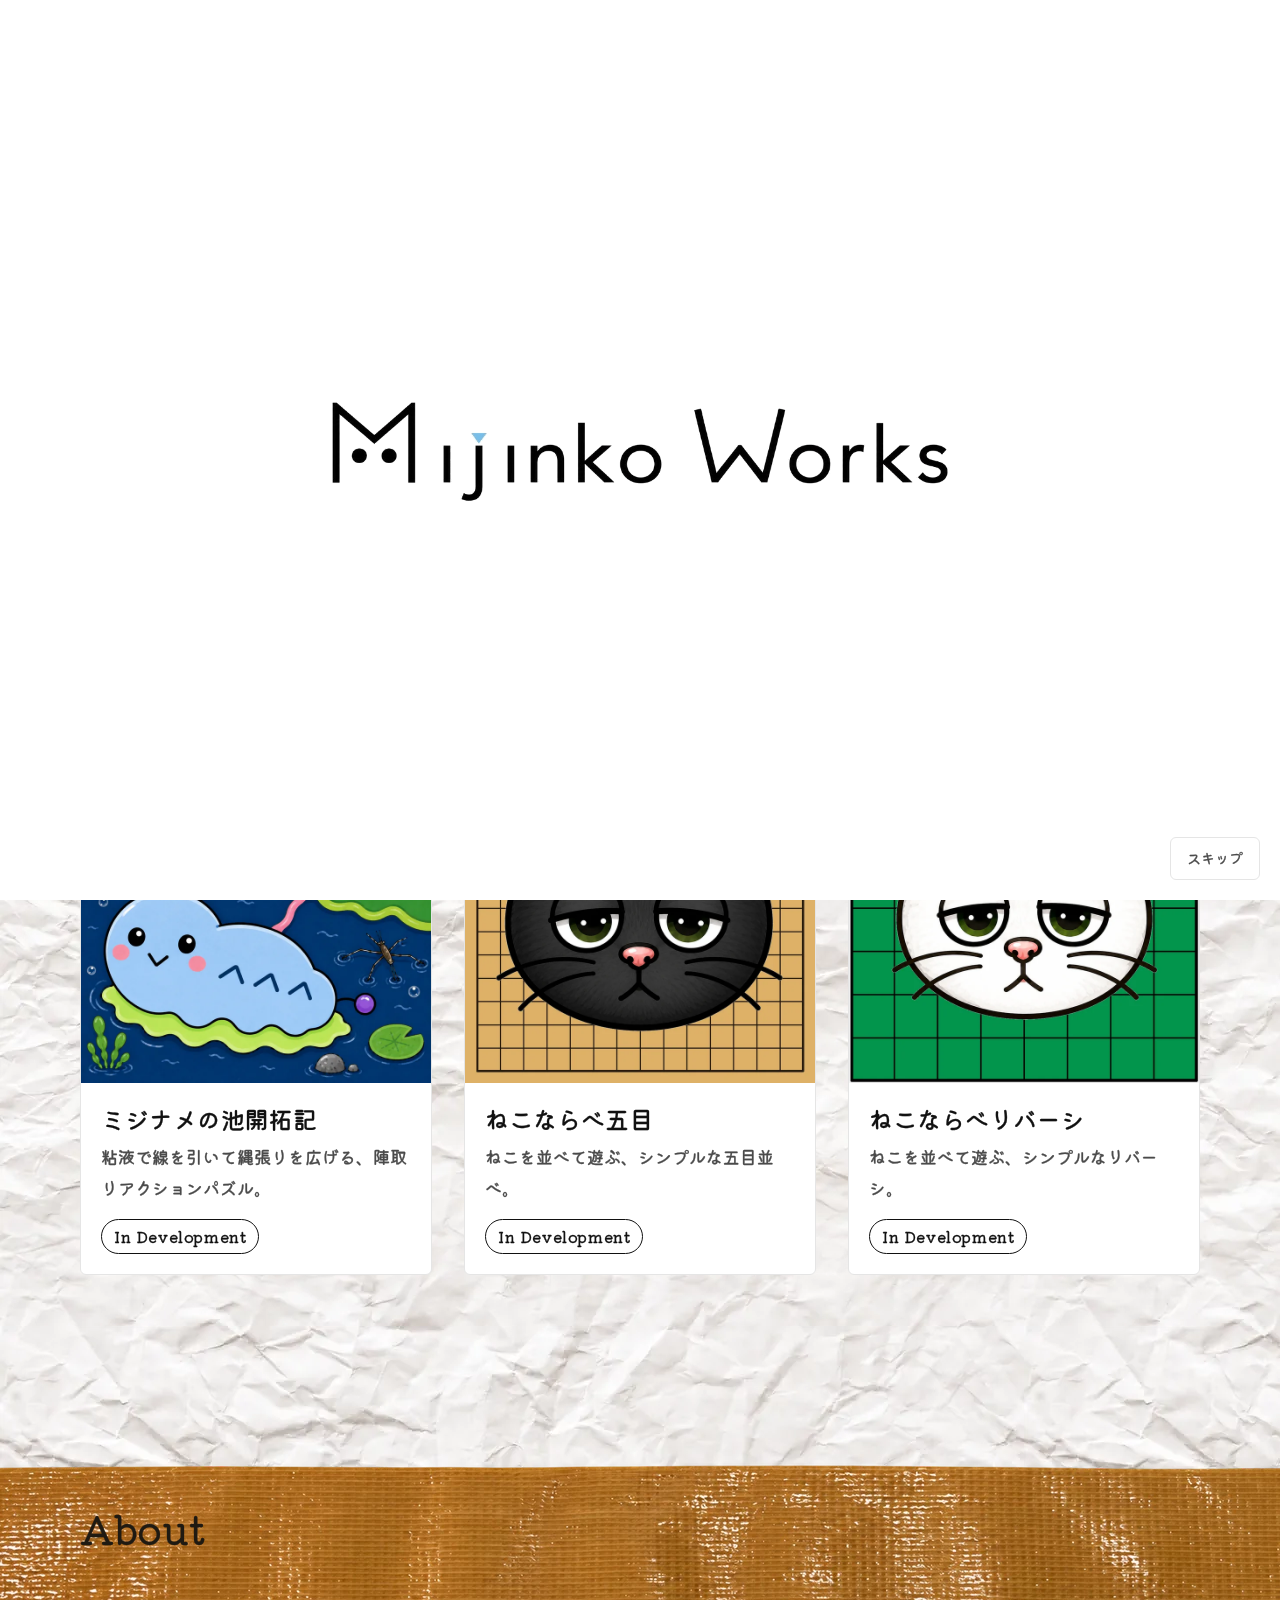
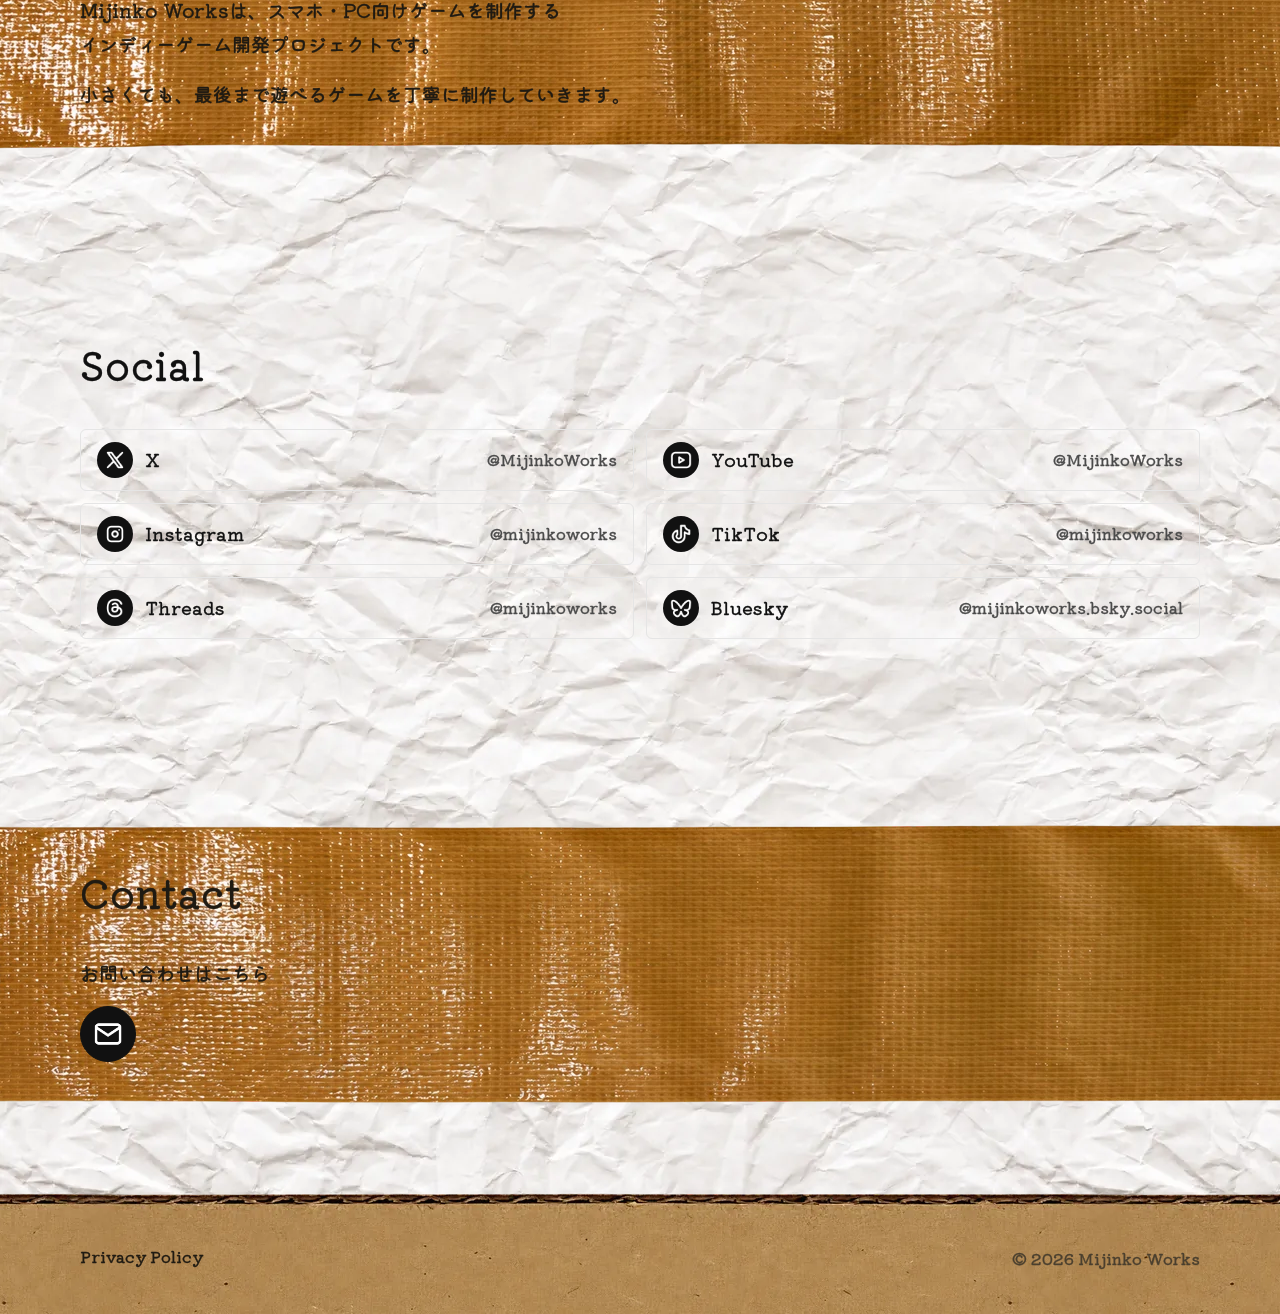
<file: src/index.html>
<!DOCTYPE html>
<html lang="ja">
<head>
  <meta charset="UTF-8">
  <meta name="viewport" content="width=device-width, initial-scale=1">
  <title>Mijinko Works</title>
  <meta name="description" content="Mijinko Worksはスマホ・PC向けゲームを制作するインディーゲーム開発プロジェクトです。">
  <link rel="canonical" href="https://mijinkoworks.com/">
  <!-- 言語別ページ。x-default は日本語 / Language versions; x-default is Japanese -->
  <link rel="alternate" hreflang="ja" href="https://mijinkoworks.com/">
  <link rel="alternate" hreflang="en" href="https://mijinkoworks.com/en/">
  <link rel="alternate" hreflang="zh-CN" href="https://mijinkoworks.com/zh-cn/">
  <link rel="alternate" hreflang="zh-TW" href="https://mijinkoworks.com/zh-tw/">
  <link rel="alternate" hreflang="ko" href="https://mijinkoworks.com/ko/">
  <link rel="alternate" hreflang="x-default" href="https://mijinkoworks.com/">

  <!-- Open Graph -->
  <meta property="og:type" content="website">
  <meta property="og:site_name" content="Mijinko Works">
  <meta property="og:title" content="Mijinko Works">
  <meta property="og:description" content="Mijinko Worksはスマホ・PC向けゲームを制作するインディーゲーム開発プロジェクトです。">
  <meta property="og:url" content="https://mijinkoworks.com/">
  <meta property="og:locale" content="ja_JP">
  <meta property="og:locale:alternate" content="en_US">
  <meta property="og:locale:alternate" content="zh_CN">
  <meta property="og:locale:alternate" content="zh_TW">
  <meta property="og:locale:alternate" content="ko_KR">
  <!-- SNSシェア時のサムネイル（1200x630・assets/logo/og-image.jpg）。絶対URLで指定する必要があるため公開ドメイン前提 -->
  <meta property="og:image" content="https://mijinkoworks.com/assets/logo/og-image.jpg">
  <meta property="og:image:width" content="1200">
  <meta property="og:image:height" content="630">
  <meta name="twitter:card" content="summary_large_image">

  <!-- Favicon（ブラウザのタブ）: ヘッダー左上と同じ元アイコン -->
  <link rel="icon" type="image/png" href="assets/icons/Mijinko%20Works%20Icon.png">
  <!-- ホーム画面・デスクトップ用アイコン（元アイコンを正方形に余白を付けて書き出したもの）とマニフェスト -->
  <link rel="apple-touch-icon" sizes="180x180" href="assets/icons/app/apple-touch-icon.png">
  <link rel="manifest" href="site.webmanifest">
  <meta name="theme-color" content="#C9A46B">

  <!-- Webフォント（Kiwi Maru）: core は現在のページの文字だけを含む小さなファイルなので先読みする -->
  <link rel="preload" href="assets/fonts/kiwi-maru-core.woff2" as="font" type="font/woff2" crossorigin>
  <link rel="stylesheet" href="css/fonts.css">
  <link rel="stylesheet" href="css/style.css">
</head>
<body>
  <!--
    イントロ（ロゴGIFアニメーション）
    - 表示制御は js/main.js（再生後にゆっくりフェードアウト / クリック・Escで即スキップ / 同一セッション中は1回だけ）
    - GIFはループ再生されるため、最終フレームと同じ静止画（_end.png）を下に重ねておき、
      フェード開始時にGIFを隠して静止画に切り替える（見た目は変わらない）
    - JavaScript無効時は noscript のCSSで非表示にし、本文がそのまま読める
    - OSの「視差効果を減らす」設定が有効な場合も表示しない
  -->
  <noscript><style>.intro { display: none; }</style></noscript>
  <div class="intro" id="intro" role="dialog" aria-label="Mijinko Works イントロ">
    <div class="intro__stage">
      <img class="intro__logo intro__logo--end" src="assets/logo/Mijinko_Works_Logo_Animation_end.png" alt="" width="1021" height="198" aria-hidden="true">
      <img class="intro__logo intro__logo--gif" src="assets/logo/Mijinko_Works_Logo_Animation.gif" alt="Mijinko Works" width="1021" height="198">
    </div>
    <button class="intro__skip" type="button">スキップ</button>
  </div>
  <script>
    /* 描画前に判定し、2回目以降の表示や「視差効果を減らす」設定時はイントロを出さない（詳細は js/main.js） */
    (function () {
      var intro = document.getElementById('intro');
      var seen = false;
      try { seen = sessionStorage.getItem('mw-intro-seen') === '1'; } catch (e) {}
      var reduce = window.matchMedia && window.matchMedia('(prefers-reduced-motion: reduce)').matches;
      if (seen || reduce) {
        intro.parentNode.removeChild(intro);
      } else {
        document.documentElement.classList.add('is-intro');
      }
    })();
  </script>

  <a class="skip-link" href="#main">本文へ移動</a>

  <header class="site-header">
    <div class="container site-header__inner">
      <a class="site-logo" href="./" aria-label="Mijinko Works トップページ">
        <img src="assets/icons/mijinko-works-icon-transparent.png" alt="Mijinko Works" width="355" height="392">
      </a>
      <nav class="site-nav" aria-label="サイト内ナビゲーション">
        <ul class="site-nav__list">
          <li><a href="#games">Games</a></li>
          <li><a href="#about">About</a></li>
          <li><a href="#social">Social</a></li>
          <li><a href="#contact">Contact</a></li>
        </ul>
      </nav>
      <!-- 言語切り替え: ヘッダーには現在の言語だけを出し、押すと一覧（国旗＋言語名）が開く。JavaScript 無しでも <details> で動く。
           国旗（flag-icons・MIT）は必ず言語名と併記する（言語と旗は 1 対 1 ではない） -->
      <details class="lang-switch">
        <summary class="lang-switch__current" aria-label="言語 / Language"><img class="lang-switch__flag" src="assets/flags/jp.svg" alt="" width="640" height="480"><span lang="ja">日本語</span><span class="lang-switch__chevron" aria-hidden="true"></span></summary>
        <ul class="lang-switch__list">
          <li><a class="lang-switch__link" href="./" lang="ja" hreflang="ja" aria-current="page"><img class="lang-switch__flag" src="assets/flags/jp.svg" alt="" width="640" height="480"><span>日本語</span></a></li>
          <li><a class="lang-switch__link" href="en/" lang="en" hreflang="en"><img class="lang-switch__flag" src="assets/flags/us.svg" alt="" width="640" height="480"><span>English</span></a></li>
          <li><a class="lang-switch__link" href="zh-cn/" lang="zh-CN" hreflang="zh-CN"><img class="lang-switch__flag" src="assets/flags/cn.svg" alt="" width="640" height="480"><span>简体中文</span></a></li>
          <li><a class="lang-switch__link" href="zh-tw/" lang="zh-TW" hreflang="zh-TW"><img class="lang-switch__flag" src="assets/flags/tw.svg" alt="" width="640" height="480"><span>繁體中文</span></a></li>
          <li><a class="lang-switch__link" href="ko/" lang="ko" hreflang="ko"><img class="lang-switch__flag" src="assets/flags/kr.svg" alt="" width="640" height="480"><span>한국어</span></a></li>
        </ul>
      </details>
    </div>
  </header>

  <main id="main">

    <!-- Hero -->
    <section class="hero" aria-labelledby="hero-title">
      <div class="container hero__inner">
        <h1 class="hero__title" id="hero-title">
          <img class="hero__logo" src="assets/logo/Mijinko_Works_logo_transparent.png" alt="Mijinko Works" width="960" height="171">
        </h1>
        <p class="hero__lead">スマホ・PC向けゲームを制作しています。</p>
        <p class="hero__sub" lang="en">Indie Game Developer from Japan.</p>
      </div>
    </section>

    <!-- Games -->
    <section class="section section--games" id="games" aria-labelledby="games-title">
      <div class="container">
        <h2 class="section__title" id="games-title">Games</h2>

        <ul class="game-list">

          <!-- ミジナメの池開拓記 -->
          <li class="game-card">
            <!-- 装飾: 画像を紙に貼るマスキングテープ（CSS背景・角度は :nth-child で固定）。将来のゴム印は .game-card__stamp としてここに追加する -->
            <span class="game-card__tape game-card__tape--left" aria-hidden="true"></span>
            <span class="game-card__tape game-card__tape--right" aria-hidden="true"></span>
            <div class="game-card__media">
              <picture>
                <source srcset="assets/games/mijiname-pond-frontier/icon.webp" type="image/webp">
                <img src="assets/games/mijiname-pond-frontier/icon.png" alt="ミジナメの池開拓記" width="800" height="800" loading="lazy">
              </picture>
            </div>
            <div class="game-card__body">
              <h3 class="game-card__title">ミジナメの池開拓記</h3>
              <p class="game-card__desc">粘液で線を引いて縄張りを広げる、陣取りアクションパズル。</p>
              <p class="game-card__status" data-status="in-development">In Development</p>
              <!-- TODO: ストア公開後にリンクを追加（App Store / Google Play / Steam など）。存在しないURLは設定しない -->
            </div>
          </li>

          <!-- ねこならべ五目 -->
          <li class="game-card">
            <!-- 装飾: 画像を紙に貼るマスキングテープ（CSS背景・角度は :nth-child で固定）。将来のゴム印は .game-card__stamp としてここに追加する -->
            <span class="game-card__tape game-card__tape--left" aria-hidden="true"></span>
            <span class="game-card__tape game-card__tape--right" aria-hidden="true"></span>
            <div class="game-card__media">
              <picture>
                <source srcset="assets/games/neko-narabe-gomoku/icon.webp" type="image/webp">
                <img src="assets/games/neko-narabe-gomoku/icon.png" alt="ねこならべ五目" width="800" height="800" loading="lazy">
              </picture>
            </div>
            <div class="game-card__body">
              <!-- TODO: 説明文・ステータスを確定後に更新 -->
              <h3 class="game-card__title">ねこならべ五目</h3>
              <p class="game-card__desc">ねこを並べて遊ぶ、シンプルな五目並べ。</p>
              <p class="game-card__status" data-status="in-development">In Development</p>
              <!-- TODO: ストア公開後にリンクを追加（App Store / Google Play など）。存在しないURLは設定しない -->
            </div>
          </li>

          <!-- ねこならべリバーシ -->
          <li class="game-card">
            <!-- 装飾: 画像を紙に貼るマスキングテープ（CSS背景・角度は :nth-child で固定）。将来のゴム印は .game-card__stamp としてここに追加する -->
            <span class="game-card__tape game-card__tape--left" aria-hidden="true"></span>
            <span class="game-card__tape game-card__tape--right" aria-hidden="true"></span>
            <div class="game-card__media">
              <picture>
                <source srcset="assets/games/neko-narabe-reversi/icon.webp" type="image/webp">
                <img src="assets/games/neko-narabe-reversi/icon.png" alt="ねこならべリバーシ" width="800" height="800" loading="lazy">
              </picture>
            </div>
            <div class="game-card__body">
              <!-- TODO: 説明文・ステータスを確定後に更新 -->
              <h3 class="game-card__title">ねこならべリバーシ</h3>
              <p class="game-card__desc">ねこを並べて遊ぶ、シンプルなリバーシ。</p>
              <p class="game-card__status" data-status="in-development">In Development</p>
              <!-- TODO: ストア公開後にリンクを追加（App Store / Google Play など）。存在しないURLは設定しない -->
            </div>
          </li>

        </ul>
      </div>
    </section>

    <!-- About -->
    <!-- About / Contact はセクション全体をガムテープ（packing_tape_01 / 02）の上に載せる -->
    <section class="section section--tape section--tape-01" id="about" aria-labelledby="about-title">
      <div class="container">
        <h2 class="section__title" id="about-title">About</h2>
        <p class="about__text">
          Mijinko Worksは、スマホ・PC向けゲームを制作する<br class="br-pc">
          インディーゲーム開発プロジェクトです。
        </p>
        <p class="about__text">
          小さくても、最後まで遊べるゲームを丁寧に制作していきます。
        </p>
      </div>
    </section>

    <!-- Social -->
    <section class="section" id="social" aria-labelledby="social-title">
      <div class="container">
        <h2 class="section__title" id="social-title">Social</h2>
        <!-- アイコンは Tabler Icons（brand-*）を白抜きにしたもの。サービス名はテキストで併記する -->
        <ul class="social-list">
          <li>
            <a class="social-link" href="https://x.com/MijinkoWorks" target="_blank" rel="noopener noreferrer">
              <span class="social-link__icon"><img src="assets/icons/brand-x-white.png" alt="" width="240" height="240"></span>
              <span class="social-link__name">X</span>
              <span class="social-link__handle">@MijinkoWorks</span>
            </a>
          </li>
          <li>
            <a class="social-link" href="https://www.youtube.com/@MijinkoWorks" target="_blank" rel="noopener noreferrer">
              <span class="social-link__icon"><img src="assets/icons/brand-youtube-white.png" alt="" width="240" height="240"></span>
              <span class="social-link__name">YouTube</span>
              <span class="social-link__handle">@MijinkoWorks</span>
            </a>
          </li>
          <li>
            <a class="social-link" href="https://www.instagram.com/mijinkoworks/" target="_blank" rel="noopener noreferrer">
              <span class="social-link__icon"><img src="assets/icons/brand-instagram-white.png" alt="" width="240" height="240"></span>
              <span class="social-link__name">Instagram</span>
              <span class="social-link__handle">@mijinkoworks</span>
            </a>
          </li>
          <li>
            <a class="social-link" href="https://www.tiktok.com/@mijinkoworks" target="_blank" rel="noopener noreferrer">
              <span class="social-link__icon"><img src="assets/icons/brand-tiktok-white.png" alt="" width="240" height="240"></span>
              <span class="social-link__name">TikTok</span>
              <span class="social-link__handle">@mijinkoworks</span>
            </a>
          </li>
          <li>
            <a class="social-link" href="https://www.threads.net/@mijinkoworks" target="_blank" rel="noopener noreferrer">
              <span class="social-link__icon"><img src="assets/icons/brand-threads-white.png" alt="" width="240" height="240"></span>
              <span class="social-link__name">Threads</span>
              <span class="social-link__handle">@mijinkoworks</span>
            </a>
          </li>
          <li>
            <a class="social-link" href="https://bsky.app/profile/mijinkoworks.bsky.social" target="_blank" rel="noopener noreferrer">
              <span class="social-link__icon"><img src="assets/icons/brand-bluesky-white.png" alt="" width="240" height="240"></span>
              <span class="social-link__name">Bluesky</span>
              <span class="social-link__handle">@mijinkoworks.bsky.social</span>
            </a>
          </li>
        </ul>
      </div>
    </section>

    <!-- Contact -->
    <section class="section section--tape section--tape-02" id="contact" aria-labelledby="contact-title">
      <div class="container">
        <h2 class="section__title" id="contact-title">Contact</h2>
        <p class="contact__text">お問い合わせはこちら</p>
        <p class="contact__mail">
          <a class="contact__mail-link" href="mailto:contact@mijinkoworks.com" aria-label="メールで問い合わせる">
            <img src="assets/icons/mail-white.png" alt="" width="240" height="240">
          </a>
        </p>
      </div>
    </section>

  </main>

  <footer class="site-footer">
    <div class="container site-footer__inner">
      <nav class="site-footer__nav" aria-label="フッターナビゲーション">
        <a href="privacy/">Privacy Policy</a>
      </nav>
      <p class="site-footer__copy">
        &copy; <span class="js-year">2026</span> Mijinko Works
      </p>
    </div>
  </footer>

  <script src="js/main.js" defer></script>
</body>
</html>
</file>
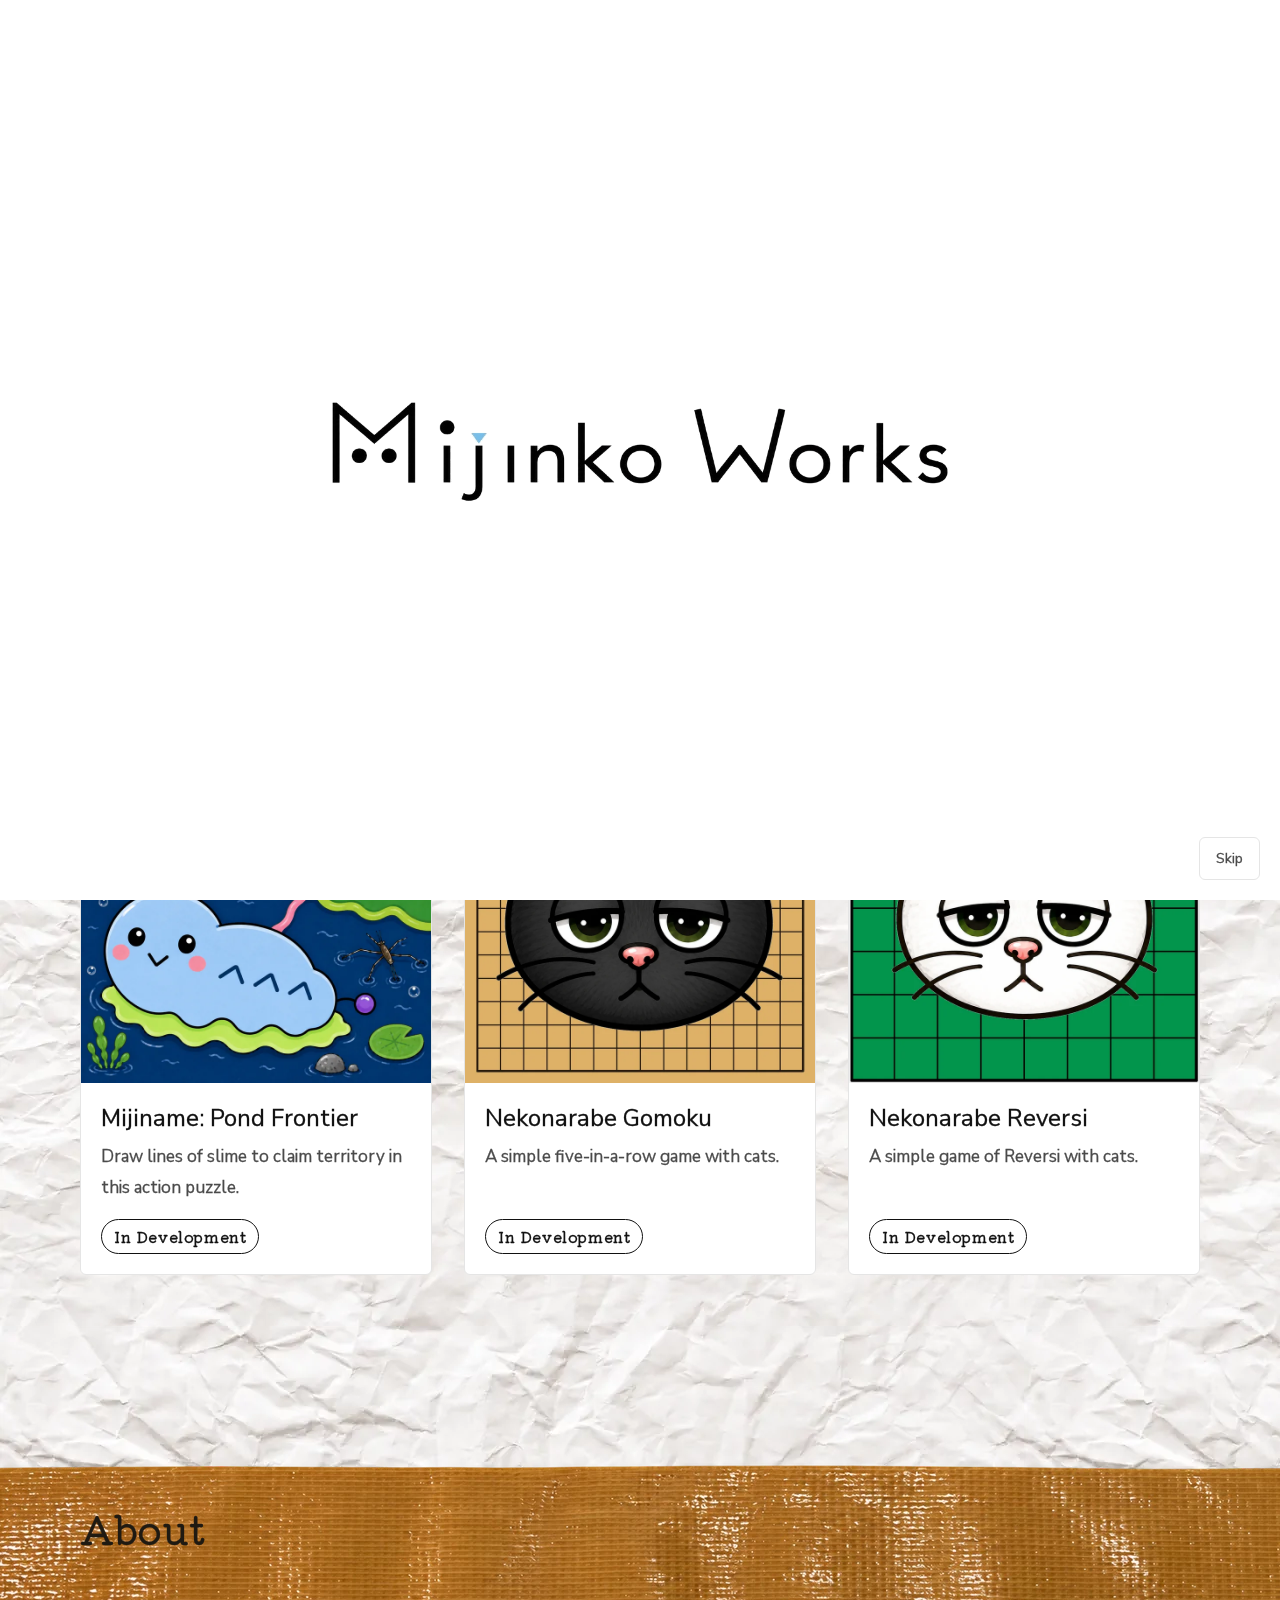
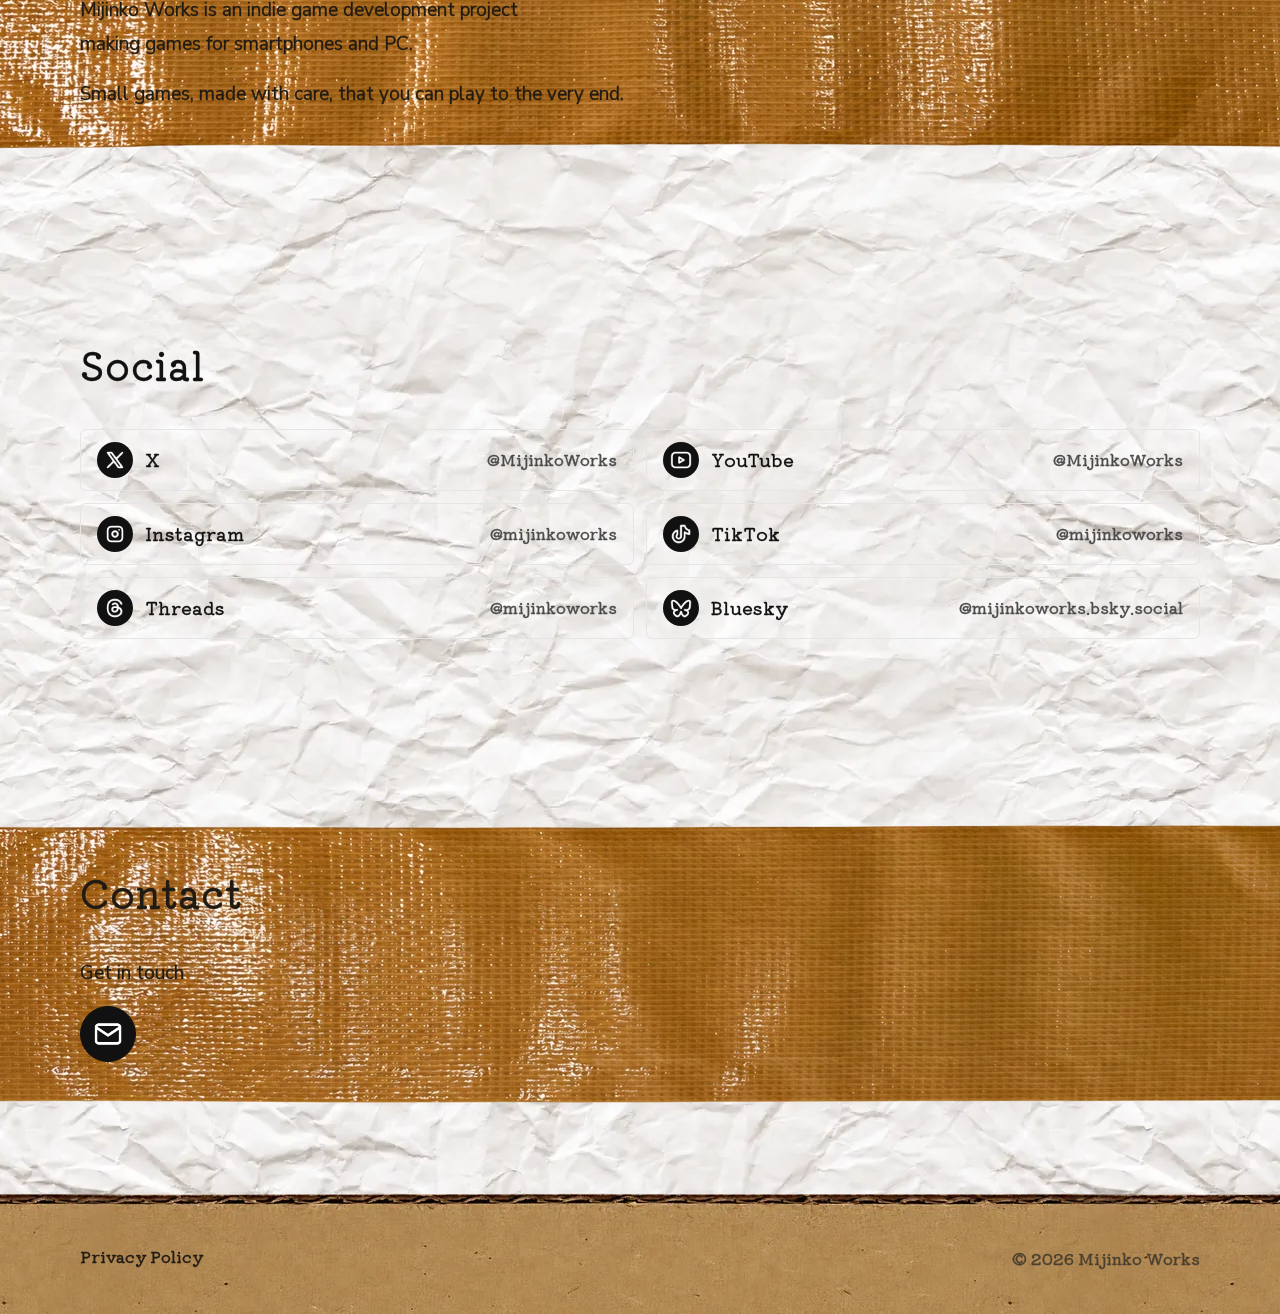
<file: src/en/index.html>
<!DOCTYPE html>
<html lang="en">
<head>
  <meta charset="UTF-8">
  <meta name="viewport" content="width=device-width, initial-scale=1">
  <title>Mijinko Works</title>
  <meta name="description" content="Mijinko Works is an indie game development project making games for smartphones and PC.">
  <link rel="canonical" href="https://mijinkoworks.com/en/">
  <!-- 言語別ページ。x-default は日本語 / Language versions; x-default is Japanese -->
  <link rel="alternate" hreflang="ja" href="https://mijinkoworks.com/">
  <link rel="alternate" hreflang="en" href="https://mijinkoworks.com/en/">
  <link rel="alternate" hreflang="zh-CN" href="https://mijinkoworks.com/zh-cn/">
  <link rel="alternate" hreflang="zh-TW" href="https://mijinkoworks.com/zh-tw/">
  <link rel="alternate" hreflang="ko" href="https://mijinkoworks.com/ko/">
  <link rel="alternate" hreflang="x-default" href="https://mijinkoworks.com/">

  <!-- Open Graph -->
  <meta property="og:type" content="website">
  <meta property="og:site_name" content="Mijinko Works">
  <meta property="og:title" content="Mijinko Works">
  <meta property="og:description" content="Mijinko Works is an indie game development project making games for smartphones and PC.">
  <meta property="og:url" content="https://mijinkoworks.com/en/">
  <meta property="og:locale" content="en_US">
  <meta property="og:locale:alternate" content="ja_JP">
  <meta property="og:locale:alternate" content="zh_CN">
  <meta property="og:locale:alternate" content="zh_TW">
  <meta property="og:locale:alternate" content="ko_KR">
  <!-- Share thumbnail (1200x630, assets/logo/og-image.jpg). Must be an absolute URL, so it assumes the production domain -->
  <meta property="og:image" content="https://mijinkoworks.com/assets/logo/og-image.jpg">
  <meta property="og:image:width" content="1200">
  <meta property="og:image:height" content="630">
  <meta name="twitter:card" content="summary_large_image">

  <!-- Favicon (browser tab): same source icon as the header -->
  <link rel="icon" type="image/png" href="../assets/icons/Mijinko%20Works%20Icon.png">
  <!-- Home screen / desktop icons and web app manifest -->
  <link rel="apple-touch-icon" sizes="180x180" href="../assets/icons/app/apple-touch-icon.png">
  <link rel="manifest" href="../site.webmanifest">
  <meta name="theme-color" content="#C9A46B">

  <!-- Web font (Nunito Sans, English pages only): core contains just the characters on this page, so preload it -->
  <link rel="preload" href="../assets/fonts/nunito-sans-core.woff2" as="font" type="font/woff2" crossorigin>
  <link rel="stylesheet" href="../css/fonts.css">
  <link rel="stylesheet" href="../css/style.css">
</head>
<body class="lang-en">
  <!--
    Intro (animated logo GIF)
    - Controlled by js/main.js (plays once, then slowly fades out / click or Esc skips it / shown once per session)
    - The GIF loops, so a still image identical to the last frame (_end.png) sits underneath and
      replaces the GIF when the fade starts (no visible change)
    - Hidden via noscript CSS when JavaScript is off, so the page is readable as-is
    - Also not shown when the OS "reduce motion" setting is on
  -->
  <noscript><style>.intro { display: none; }</style></noscript>
  <div class="intro" id="intro" role="dialog" aria-label="Mijinko Works intro">
    <div class="intro__stage">
      <img class="intro__logo intro__logo--end" src="../assets/logo/Mijinko_Works_Logo_Animation_end.png" alt="" width="1021" height="198" aria-hidden="true">
      <img class="intro__logo intro__logo--gif" src="../assets/logo/Mijinko_Works_Logo_Animation.gif" alt="Mijinko Works" width="1021" height="198">
    </div>
    <button class="intro__skip" type="button">Skip</button>
  </div>
  <script>
    /* Decide before first paint: no intro on repeat visits in this session or when "reduce motion" is on (see js/main.js) */
    (function () {
      var intro = document.getElementById('intro');
      var seen = false;
      try { seen = sessionStorage.getItem('mw-intro-seen') === '1'; } catch (e) {}
      var reduce = window.matchMedia && window.matchMedia('(prefers-reduced-motion: reduce)').matches;
      if (seen || reduce) {
        intro.parentNode.removeChild(intro);
      } else {
        document.documentElement.classList.add('is-intro');
      }
    })();
  </script>

  <a class="skip-link" href="#main">Skip to content</a>

  <header class="site-header">
    <div class="container site-header__inner">
      <a class="site-logo" href="./" aria-label="Mijinko Works home">
        <img src="../assets/icons/mijinko-works-icon-transparent.png" alt="Mijinko Works" width="355" height="392">
      </a>
      <nav class="site-nav" aria-label="Site navigation">
        <ul class="site-nav__list">
          <li><a href="#games">Games</a></li>
          <li><a href="#about">About</a></li>
          <li><a href="#social">Social</a></li>
          <li><a href="#contact">Contact</a></li>
        </ul>
      </nav>
      <!-- 言語切り替え: ヘッダーには現在の言語だけを出し、押すと一覧（国旗＋言語名）が開く。JavaScript 無しでも <details> で動く。
           国旗（flag-icons・MIT）は必ず言語名と併記する（言語と旗は 1 対 1 ではない） -->
      <details class="lang-switch">
        <summary class="lang-switch__current" aria-label="言語 / Language"><img class="lang-switch__flag" src="../assets/flags/us.svg" alt="" width="640" height="480"><span lang="en">English</span><span class="lang-switch__chevron" aria-hidden="true"></span></summary>
        <ul class="lang-switch__list">
          <li><a class="lang-switch__link" href="../" lang="ja" hreflang="ja"><img class="lang-switch__flag" src="../assets/flags/jp.svg" alt="" width="640" height="480"><span>日本語</span></a></li>
          <li><a class="lang-switch__link" href="./" lang="en" hreflang="en" aria-current="page"><img class="lang-switch__flag" src="../assets/flags/us.svg" alt="" width="640" height="480"><span>English</span></a></li>
          <li><a class="lang-switch__link" href="../zh-cn/" lang="zh-CN" hreflang="zh-CN"><img class="lang-switch__flag" src="../assets/flags/cn.svg" alt="" width="640" height="480"><span>简体中文</span></a></li>
          <li><a class="lang-switch__link" href="../zh-tw/" lang="zh-TW" hreflang="zh-TW"><img class="lang-switch__flag" src="../assets/flags/tw.svg" alt="" width="640" height="480"><span>繁體中文</span></a></li>
          <li><a class="lang-switch__link" href="../ko/" lang="ko" hreflang="ko"><img class="lang-switch__flag" src="../assets/flags/kr.svg" alt="" width="640" height="480"><span>한국어</span></a></li>
        </ul>
      </details>
    </div>
  </header>

  <main id="main">

    <!-- Hero -->
    <section class="hero" aria-labelledby="hero-title">
      <div class="container hero__inner">
        <h1 class="hero__title" id="hero-title">
          <img class="hero__logo" src="../assets/logo/Mijinko_Works_logo_transparent.png" alt="Mijinko Works" width="960" height="171">
        </h1>
        <p class="hero__lead">We make games for smartphones and PC.</p>
        <p class="hero__sub">Indie Game Developer from Japan.</p>
      </div>
    </section>

    <!-- Games -->
    <section class="section section--games" id="games" aria-labelledby="games-title">
      <div class="container">
        <h2 class="section__title" id="games-title">Games</h2>

        <ul class="game-list">

          <!-- Mijiname: Pond Frontier (ミジナメの池開拓記) -->
          <li class="game-card">
            <!-- Decoration: masking tape holding the picture on the paper (CSS background, angle fixed via :nth-child). Future rubber stamps go here as .game-card__stamp -->
            <span class="game-card__tape game-card__tape--left" aria-hidden="true"></span>
            <span class="game-card__tape game-card__tape--right" aria-hidden="true"></span>
            <div class="game-card__media">
              <picture>
                <source srcset="../assets/games/mijiname-pond-frontier/icon.webp" type="image/webp">
                <img src="../assets/games/mijiname-pond-frontier/icon.png" alt="Mijiname: Pond Frontier" width="800" height="800" loading="lazy">
              </picture>
            </div>
            <div class="game-card__body">
              <h3 class="game-card__title">Mijiname: Pond Frontier</h3>
              <p class="game-card__desc">Draw lines of slime to claim territory in this action puzzle.</p>
              <p class="game-card__status" data-status="in-development">In Development</p>
              <!-- TODO: add store links after release (App Store / Google Play / Steam etc.). Never link to URLs that do not exist yet -->
            </div>
          </li>

          <!-- Nekonarabe Gomoku (ねこならべ五目) -->
          <li class="game-card">
            <!-- Decoration: masking tape holding the picture on the paper (CSS background, angle fixed via :nth-child). Future rubber stamps go here as .game-card__stamp -->
            <span class="game-card__tape game-card__tape--left" aria-hidden="true"></span>
            <span class="game-card__tape game-card__tape--right" aria-hidden="true"></span>
            <div class="game-card__media">
              <picture>
                <source srcset="../assets/games/neko-narabe-gomoku/icon.webp" type="image/webp">
                <img src="../assets/games/neko-narabe-gomoku/icon.png" alt="Nekonarabe Gomoku" width="800" height="800" loading="lazy">
              </picture>
            </div>
            <div class="game-card__body">
              <!-- TODO: English title, description and status are provisional; confirm once the game's official English name is decided -->
              <h3 class="game-card__title">Nekonarabe Gomoku</h3>
              <p class="game-card__desc">A simple five-in-a-row game with cats.</p>
              <p class="game-card__status" data-status="in-development">In Development</p>
              <!-- TODO: add store links after release (App Store / Google Play etc.). Never link to URLs that do not exist yet -->
            </div>
          </li>

          <!-- Nekonarabe Reversi (ねこならべリバーシ) -->
          <li class="game-card">
            <!-- Decoration: masking tape holding the picture on the paper (CSS background, angle fixed via :nth-child). Future rubber stamps go here as .game-card__stamp -->
            <span class="game-card__tape game-card__tape--left" aria-hidden="true"></span>
            <span class="game-card__tape game-card__tape--right" aria-hidden="true"></span>
            <div class="game-card__media">
              <picture>
                <source srcset="../assets/games/neko-narabe-reversi/icon.webp" type="image/webp">
                <img src="../assets/games/neko-narabe-reversi/icon.png" alt="Nekonarabe Reversi" width="800" height="800" loading="lazy">
              </picture>
            </div>
            <div class="game-card__body">
              <!-- TODO: English title, description and status are provisional; confirm once the game's official English name is decided -->
              <h3 class="game-card__title">Nekonarabe Reversi</h3>
              <p class="game-card__desc">A simple game of Reversi with cats.</p>
              <p class="game-card__status" data-status="in-development">In Development</p>
              <!-- TODO: add store links after release (App Store / Google Play etc.). Never link to URLs that do not exist yet -->
            </div>
          </li>

        </ul>
      </div>
    </section>

    <!-- About -->
    <!-- About / Contact sit on top of a strip of packing tape (packing_tape_01 / 02) -->
    <section class="section section--tape section--tape-01" id="about" aria-labelledby="about-title">
      <div class="container">
        <h2 class="section__title" id="about-title">About</h2>
        <p class="about__text">
          Mijinko Works is an indie game development project<br class="br-pc">
          making games for smartphones and PC.
        </p>
        <p class="about__text">
          Small games, made with care, that you can play to the very end.
        </p>
      </div>
    </section>

    <!-- Social -->
    <section class="section" id="social" aria-labelledby="social-title">
      <div class="container">
        <h2 class="section__title" id="social-title">Social</h2>
        <!-- Icons are Tabler Icons (brand-*) in white. The service name is always shown as text -->
        <ul class="social-list">
          <li>
            <a class="social-link" href="https://x.com/MijinkoWorks" target="_blank" rel="noopener noreferrer">
              <span class="social-link__icon"><img src="../assets/icons/brand-x-white.png" alt="" width="240" height="240"></span>
              <span class="social-link__name">X</span>
              <span class="social-link__handle">@MijinkoWorks</span>
            </a>
          </li>
          <li>
            <a class="social-link" href="https://www.youtube.com/@MijinkoWorks" target="_blank" rel="noopener noreferrer">
              <span class="social-link__icon"><img src="../assets/icons/brand-youtube-white.png" alt="" width="240" height="240"></span>
              <span class="social-link__name">YouTube</span>
              <span class="social-link__handle">@MijinkoWorks</span>
            </a>
          </li>
          <li>
            <a class="social-link" href="https://www.instagram.com/mijinkoworks/" target="_blank" rel="noopener noreferrer">
              <span class="social-link__icon"><img src="../assets/icons/brand-instagram-white.png" alt="" width="240" height="240"></span>
              <span class="social-link__name">Instagram</span>
              <span class="social-link__handle">@mijinkoworks</span>
            </a>
          </li>
          <li>
            <a class="social-link" href="https://www.tiktok.com/@mijinkoworks" target="_blank" rel="noopener noreferrer">
              <span class="social-link__icon"><img src="../assets/icons/brand-tiktok-white.png" alt="" width="240" height="240"></span>
              <span class="social-link__name">TikTok</span>
              <span class="social-link__handle">@mijinkoworks</span>
            </a>
          </li>
          <li>
            <a class="social-link" href="https://www.threads.net/@mijinkoworks" target="_blank" rel="noopener noreferrer">
              <span class="social-link__icon"><img src="../assets/icons/brand-threads-white.png" alt="" width="240" height="240"></span>
              <span class="social-link__name">Threads</span>
              <span class="social-link__handle">@mijinkoworks</span>
            </a>
          </li>
          <li>
            <a class="social-link" href="https://bsky.app/profile/mijinkoworks.bsky.social" target="_blank" rel="noopener noreferrer">
              <span class="social-link__icon"><img src="../assets/icons/brand-bluesky-white.png" alt="" width="240" height="240"></span>
              <span class="social-link__name">Bluesky</span>
              <span class="social-link__handle">@mijinkoworks.bsky.social</span>
            </a>
          </li>
        </ul>
      </div>
    </section>

    <!-- Contact -->
    <section class="section section--tape section--tape-02" id="contact" aria-labelledby="contact-title">
      <div class="container">
        <h2 class="section__title" id="contact-title">Contact</h2>
        <p class="contact__text">Get in touch</p>
        <p class="contact__mail">
          <a class="contact__mail-link" href="mailto:contact@mijinkoworks.com" aria-label="Contact us by email">
            <img src="../assets/icons/mail-white.png" alt="" width="240" height="240">
          </a>
        </p>
      </div>
    </section>

  </main>

  <footer class="site-footer">
    <div class="container site-footer__inner">
      <nav class="site-footer__nav" aria-label="Footer navigation">
        <a href="privacy/">Privacy Policy</a>
      </nav>
      <p class="site-footer__copy">
        &copy; <span class="js-year">2026</span> Mijinko Works
      </p>
    </div>
  </footer>

  <script src="../js/main.js" defer></script>
</body>
</html>
</file>
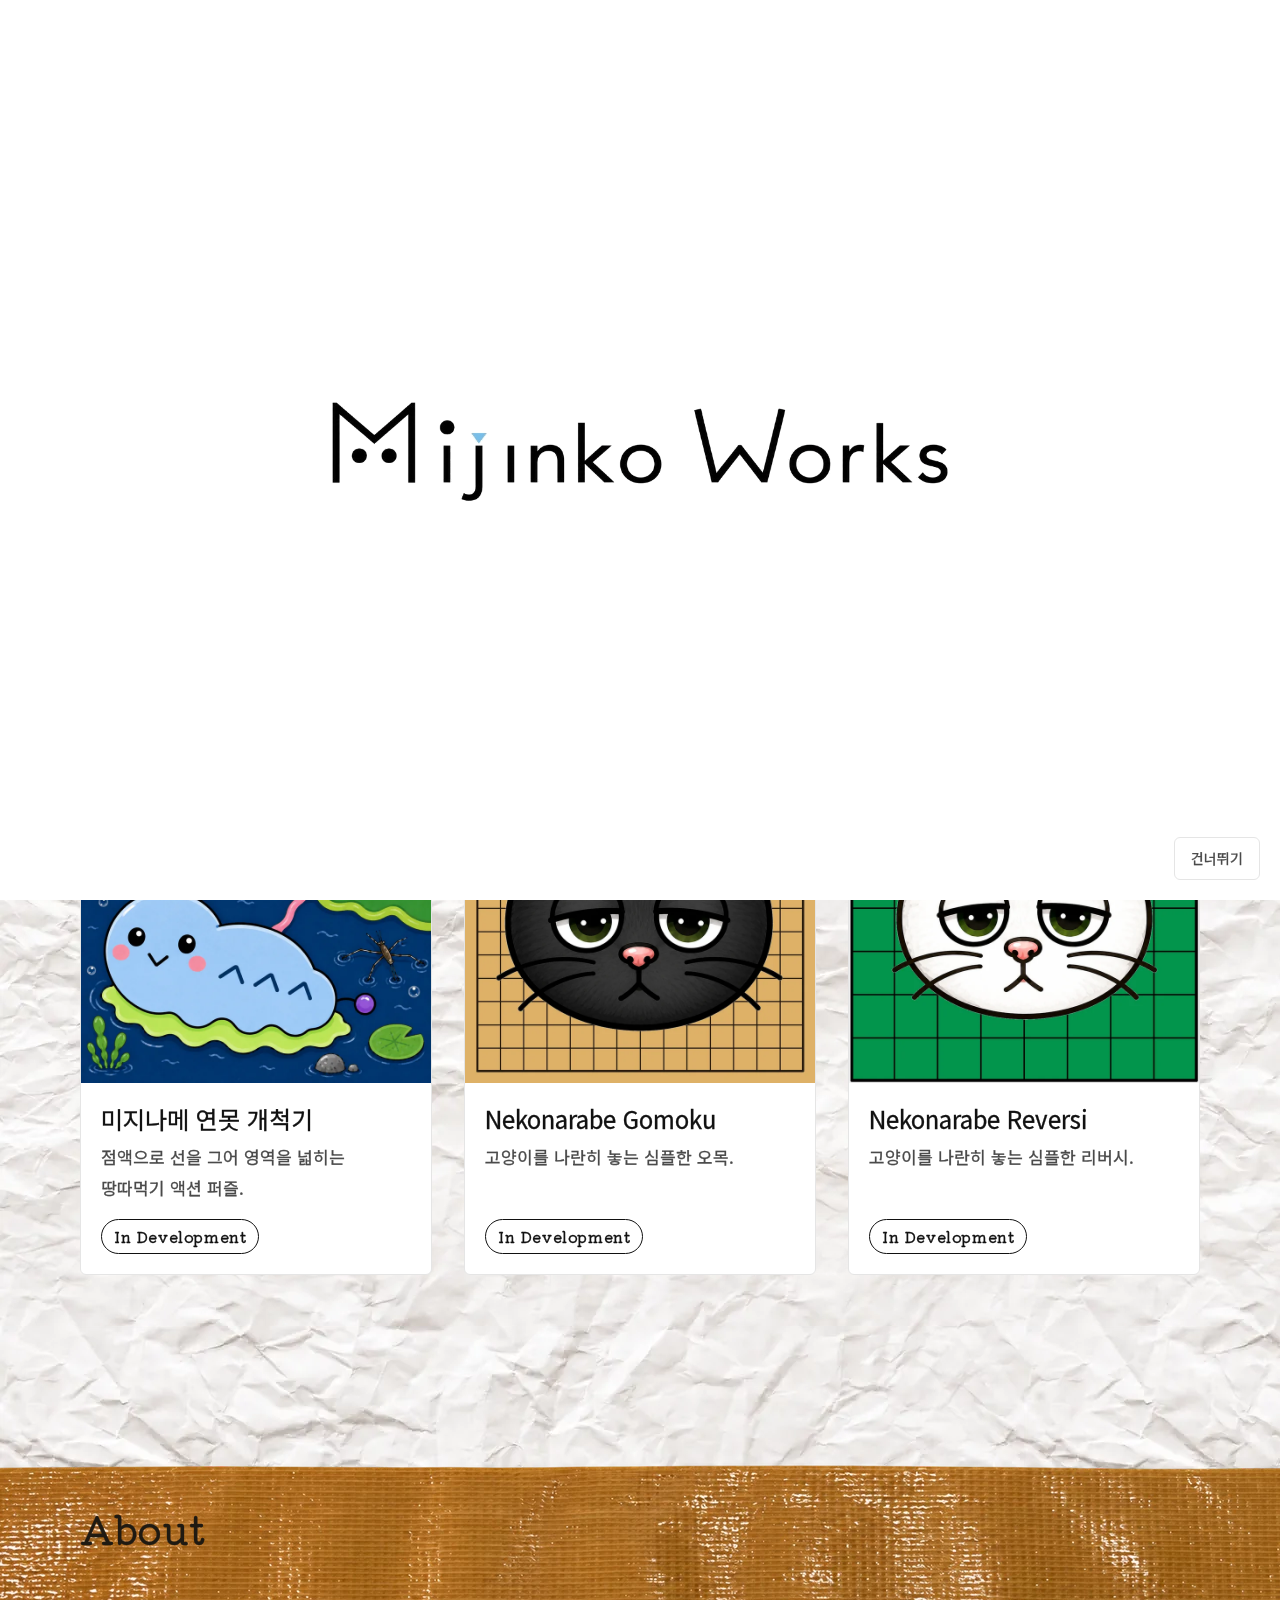
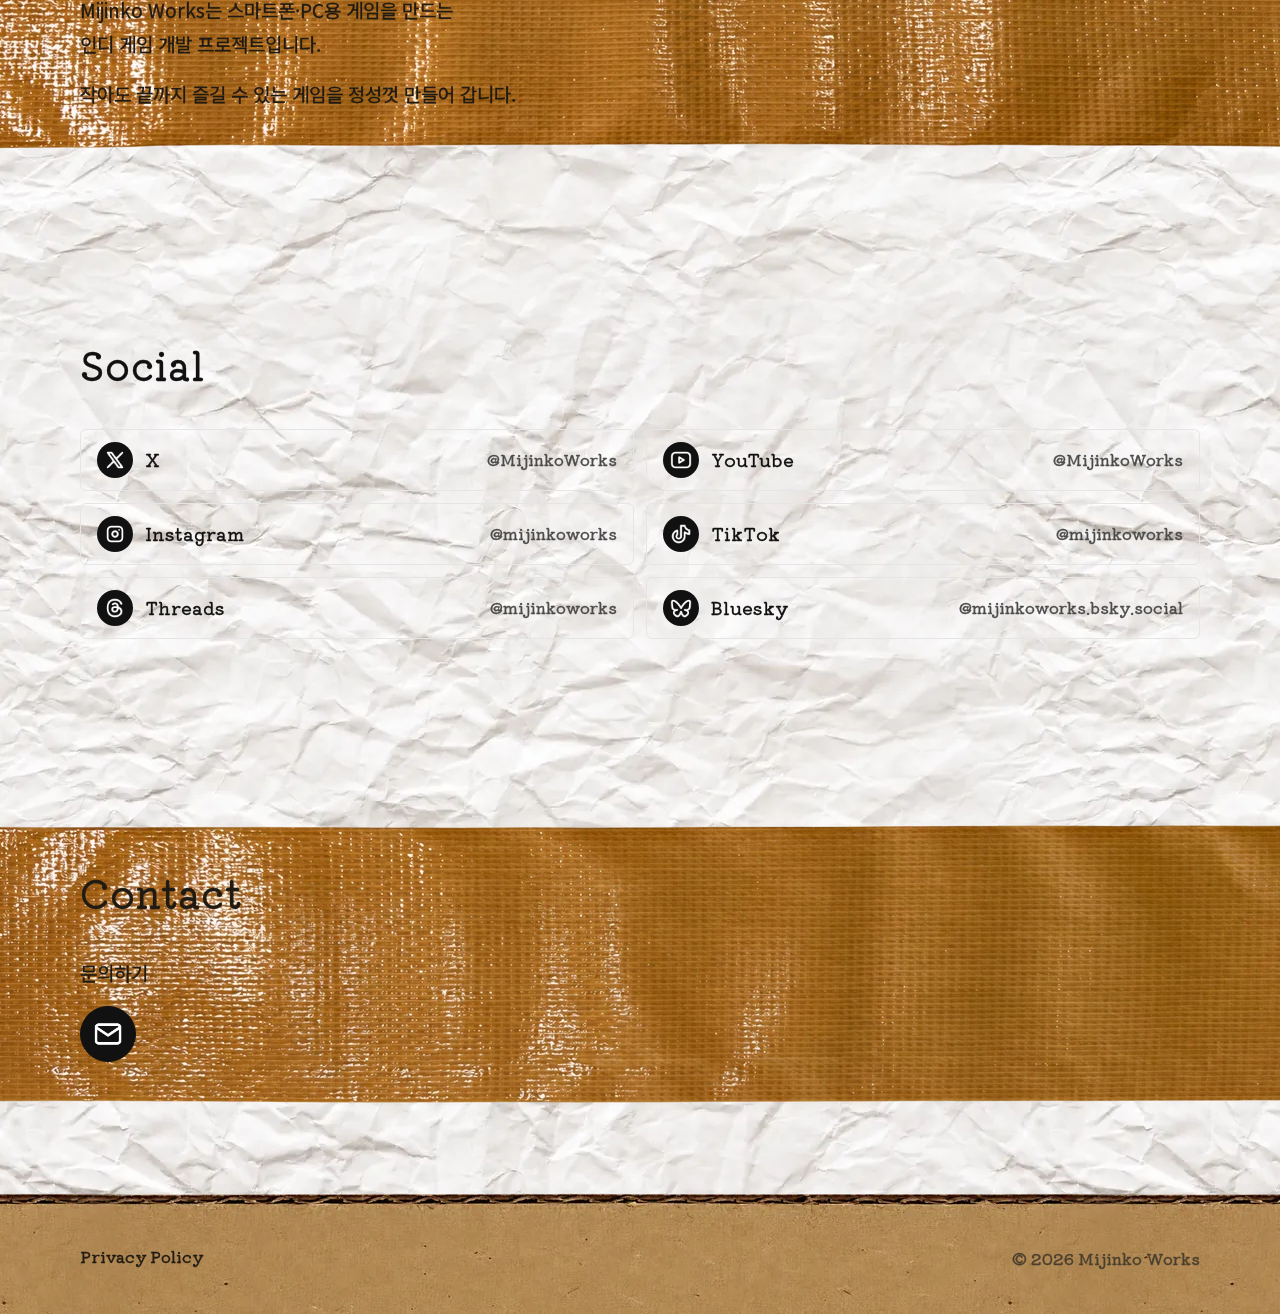
<file: src/ko/index.html>
<!DOCTYPE html>
<html lang="ko">
<head>
  <meta charset="UTF-8">
  <meta name="viewport" content="width=device-width, initial-scale=1">
  <title>Mijinko Works</title>
  <meta name="description" content="Mijinko Works는 스마트폰·PC용 게임을 만드는 인디 게임 개발 프로젝트입니다.">
  <link rel="canonical" href="https://mijinkoworks.com/ko/">
  <!-- 言語別ページ。x-default は日本語 / Language versions; x-default is Japanese -->
  <link rel="alternate" hreflang="ja" href="https://mijinkoworks.com/">
  <link rel="alternate" hreflang="en" href="https://mijinkoworks.com/en/">
  <link rel="alternate" hreflang="zh-CN" href="https://mijinkoworks.com/zh-cn/">
  <link rel="alternate" hreflang="zh-TW" href="https://mijinkoworks.com/zh-tw/">
  <link rel="alternate" hreflang="ko" href="https://mijinkoworks.com/ko/">
  <link rel="alternate" hreflang="x-default" href="https://mijinkoworks.com/">

  <!-- Open Graph -->
  <meta property="og:type" content="website">
  <meta property="og:site_name" content="Mijinko Works">
  <meta property="og:title" content="Mijinko Works">
  <meta property="og:description" content="Mijinko Works는 스마트폰·PC용 게임을 만드는 인디 게임 개발 프로젝트입니다.">
  <meta property="og:url" content="https://mijinkoworks.com/ko/">
  <meta property="og:locale" content="ko_KR">
  <meta property="og:locale:alternate" content="ja_JP">
  <meta property="og:locale:alternate" content="en_US">
  <meta property="og:locale:alternate" content="zh_CN">
  <meta property="og:locale:alternate" content="zh_TW">
  <!-- Share thumbnail (1200x630, assets/logo/og-image.jpg). Must be an absolute URL, so it assumes the production domain -->
  <meta property="og:image" content="https://mijinkoworks.com/assets/logo/og-image.jpg">
  <meta property="og:image:width" content="1200">
  <meta property="og:image:height" content="630">
  <meta name="twitter:card" content="summary_large_image">

  <!-- Favicon (browser tab): same source icon as the header -->
  <link rel="icon" type="image/png" href="../assets/icons/Mijinko%20Works%20Icon.png">
  <!-- Home screen / desktop icons and web app manifest -->
  <link rel="apple-touch-icon" sizes="180x180" href="../assets/icons/app/apple-touch-icon.png">
  <link rel="manifest" href="../site.webmanifest">
  <meta name="theme-color" content="#C9A46B">

  <!-- Web font (Noto Sans KR, this language only): core contains just the characters on this page, so preload it -->
  <link rel="preload" href="../assets/fonts/noto-sans-kr-core.woff2" as="font" type="font/woff2" crossorigin>
  <link rel="stylesheet" href="../css/fonts.css">
  <link rel="stylesheet" href="../css/style.css">
</head>
<body class="lang-ko">
  <!--
    Intro (animated logo GIF)
    - Controlled by js/main.js (plays once, then slowly fades out / click or Esc skips it / shown once per session)
    - The GIF loops, so a still image identical to the last frame (_end.png) sits underneath and
      replaces the GIF when the fade starts (no visible change)
    - Hidden via noscript CSS when JavaScript is off, so the page is readable as-is
    - Also not shown when the OS "reduce motion" setting is on
  -->
  <noscript><style>.intro { display: none; }</style></noscript>
  <div class="intro" id="intro" role="dialog" aria-label="Mijinko Works 인트로">
    <div class="intro__stage">
      <img class="intro__logo intro__logo--end" src="../assets/logo/Mijinko_Works_Logo_Animation_end.png" alt="" width="1021" height="198" aria-hidden="true">
      <img class="intro__logo intro__logo--gif" src="../assets/logo/Mijinko_Works_Logo_Animation.gif" alt="Mijinko Works" width="1021" height="198">
    </div>
    <button class="intro__skip" type="button">건너뛰기</button>
  </div>
  <script>
    /* Decide before first paint: no intro on repeat visits in this session or when "reduce motion" is on (see js/main.js) */
    (function () {
      var intro = document.getElementById('intro');
      var seen = false;
      try { seen = sessionStorage.getItem('mw-intro-seen') === '1'; } catch (e) {}
      var reduce = window.matchMedia && window.matchMedia('(prefers-reduced-motion: reduce)').matches;
      if (seen || reduce) {
        intro.parentNode.removeChild(intro);
      } else {
        document.documentElement.classList.add('is-intro');
      }
    })();
  </script>

  <a class="skip-link" href="#main">본문으로 건너뛰기</a>

  <header class="site-header">
    <div class="container site-header__inner">
      <a class="site-logo" href="./" aria-label="Mijinko Works 홈">
        <img src="../assets/icons/mijinko-works-icon-transparent.png" alt="Mijinko Works" width="355" height="392">
      </a>
      <nav class="site-nav" aria-label="사이트 내비게이션">
        <ul class="site-nav__list">
          <li><a href="#games">Games</a></li>
          <li><a href="#about">About</a></li>
          <li><a href="#social">Social</a></li>
          <li><a href="#contact">Contact</a></li>
        </ul>
      </nav>
      <!-- 言語切り替え: ヘッダーには現在の言語だけを出し、押すと一覧（国旗＋言語名）が開く。JavaScript 無しでも <details> で動く。
           国旗（flag-icons・MIT）は必ず言語名と併記する（言語と旗は 1 対 1 ではない） -->
      <details class="lang-switch">
        <summary class="lang-switch__current" aria-label="言語 / Language"><img class="lang-switch__flag" src="../assets/flags/kr.svg" alt="" width="640" height="480"><span lang="ko">한국어</span><span class="lang-switch__chevron" aria-hidden="true"></span></summary>
        <ul class="lang-switch__list">
          <li><a class="lang-switch__link" href="../" lang="ja" hreflang="ja"><img class="lang-switch__flag" src="../assets/flags/jp.svg" alt="" width="640" height="480"><span>日本語</span></a></li>
          <li><a class="lang-switch__link" href="../en/" lang="en" hreflang="en"><img class="lang-switch__flag" src="../assets/flags/us.svg" alt="" width="640" height="480"><span>English</span></a></li>
          <li><a class="lang-switch__link" href="../zh-cn/" lang="zh-CN" hreflang="zh-CN"><img class="lang-switch__flag" src="../assets/flags/cn.svg" alt="" width="640" height="480"><span>简体中文</span></a></li>
          <li><a class="lang-switch__link" href="../zh-tw/" lang="zh-TW" hreflang="zh-TW"><img class="lang-switch__flag" src="../assets/flags/tw.svg" alt="" width="640" height="480"><span>繁體中文</span></a></li>
          <li><a class="lang-switch__link" href="./" lang="ko" hreflang="ko" aria-current="page"><img class="lang-switch__flag" src="../assets/flags/kr.svg" alt="" width="640" height="480"><span>한국어</span></a></li>
        </ul>
      </details>
    </div>
  </header>

  <main id="main">

    <!-- Hero -->
    <section class="hero" aria-labelledby="hero-title">
      <div class="container hero__inner">
        <h1 class="hero__title" id="hero-title">
          <img class="hero__logo" src="../assets/logo/Mijinko_Works_logo_transparent.png" alt="Mijinko Works" width="960" height="171">
        </h1>
        <p class="hero__lead">스마트폰·PC용 게임을 만들고 있습니다.</p>
        <p class="hero__sub">Indie Game Developer from Japan.</p>
      </div>
    </section>

    <!-- Games -->
    <section class="section section--games" id="games" aria-labelledby="games-title">
      <div class="container">
        <h2 class="section__title" id="games-title">Games</h2>

        <ul class="game-list">

          <!-- Mijiname: Pond Frontier (ミジナメの池開拓記) -->
          <li class="game-card">
            <!-- Decoration: masking tape holding the picture on the paper (CSS background, angle fixed via :nth-child). Future rubber stamps go here as .game-card__stamp -->
            <span class="game-card__tape game-card__tape--left" aria-hidden="true"></span>
            <span class="game-card__tape game-card__tape--right" aria-hidden="true"></span>
            <div class="game-card__media">
              <picture>
                <source srcset="../assets/games/mijiname-pond-frontier/icon.webp" type="image/webp">
                <img src="../assets/games/mijiname-pond-frontier/icon.png" alt="미지나메 연못 개척기" width="800" height="800" loading="lazy">
              </picture>
            </div>
            <div class="game-card__body">
              <h3 class="game-card__title">미지나메 연못 개척기</h3>
              <p class="game-card__desc">점액으로 선을 그어 영역을 넓히는 땅따먹기 액션 퍼즐.</p>
              <p class="game-card__status" data-status="in-development">In Development</p>
              <!-- TODO: add store links after release (App Store / Google Play / Steam etc.). Never link to URLs that do not exist yet -->
            </div>
          </li>

          <!-- Nekonarabe Gomoku (ねこならべ五目) -->
          <li class="game-card">
            <!-- Decoration: masking tape holding the picture on the paper (CSS background, angle fixed via :nth-child). Future rubber stamps go here as .game-card__stamp -->
            <span class="game-card__tape game-card__tape--left" aria-hidden="true"></span>
            <span class="game-card__tape game-card__tape--right" aria-hidden="true"></span>
            <div class="game-card__media">
              <picture>
                <source srcset="../assets/games/neko-narabe-gomoku/icon.webp" type="image/webp">
                <img src="../assets/games/neko-narabe-gomoku/icon.png" alt="Nekonarabe Gomoku" width="800" height="800" loading="lazy">
              </picture>
            </div>
            <div class="game-card__body">
              <!-- TODO: English title, description and status are provisional; confirm once the game's official English name is decided -->
              <h3 class="game-card__title">Nekonarabe Gomoku</h3>
              <p class="game-card__desc">고양이를 나란히 놓는 심플한 오목.</p>
              <p class="game-card__status" data-status="in-development">In Development</p>
              <!-- TODO: add store links after release (App Store / Google Play etc.). Never link to URLs that do not exist yet -->
            </div>
          </li>

          <!-- Nekonarabe Reversi (ねこならべリバーシ) -->
          <li class="game-card">
            <!-- Decoration: masking tape holding the picture on the paper (CSS background, angle fixed via :nth-child). Future rubber stamps go here as .game-card__stamp -->
            <span class="game-card__tape game-card__tape--left" aria-hidden="true"></span>
            <span class="game-card__tape game-card__tape--right" aria-hidden="true"></span>
            <div class="game-card__media">
              <picture>
                <source srcset="../assets/games/neko-narabe-reversi/icon.webp" type="image/webp">
                <img src="../assets/games/neko-narabe-reversi/icon.png" alt="Nekonarabe Reversi" width="800" height="800" loading="lazy">
              </picture>
            </div>
            <div class="game-card__body">
              <!-- TODO: English title, description and status are provisional; confirm once the game's official English name is decided -->
              <h3 class="game-card__title">Nekonarabe Reversi</h3>
              <p class="game-card__desc">고양이를 나란히 놓는 심플한 리버시.</p>
              <p class="game-card__status" data-status="in-development">In Development</p>
              <!-- TODO: add store links after release (App Store / Google Play etc.). Never link to URLs that do not exist yet -->
            </div>
          </li>

        </ul>
      </div>
    </section>

    <!-- About -->
    <!-- About / Contact sit on top of a strip of packing tape (packing_tape_01 / 02) -->
    <section class="section section--tape section--tape-01" id="about" aria-labelledby="about-title">
      <div class="container">
        <h2 class="section__title" id="about-title">About</h2>
        <p class="about__text">
          Mijinko Works는 스마트폰·PC용 게임을 만드는<br class="br-pc">
          인디 게임 개발 프로젝트입니다.
        </p>
        <p class="about__text">
          작아도 끝까지 즐길 수 있는 게임을 정성껏 만들어 갑니다.
        </p>
      </div>
    </section>

    <!-- Social -->
    <section class="section" id="social" aria-labelledby="social-title">
      <div class="container">
        <h2 class="section__title" id="social-title">Social</h2>
        <!-- Icons are Tabler Icons (brand-*) in white. The service name is always shown as text -->
        <ul class="social-list">
          <li>
            <a class="social-link" href="https://x.com/MijinkoWorks" target="_blank" rel="noopener noreferrer">
              <span class="social-link__icon"><img src="../assets/icons/brand-x-white.png" alt="" width="240" height="240"></span>
              <span class="social-link__name">X</span>
              <span class="social-link__handle">@MijinkoWorks</span>
            </a>
          </li>
          <li>
            <a class="social-link" href="https://www.youtube.com/@MijinkoWorks" target="_blank" rel="noopener noreferrer">
              <span class="social-link__icon"><img src="../assets/icons/brand-youtube-white.png" alt="" width="240" height="240"></span>
              <span class="social-link__name">YouTube</span>
              <span class="social-link__handle">@MijinkoWorks</span>
            </a>
          </li>
          <li>
            <a class="social-link" href="https://www.instagram.com/mijinkoworks/" target="_blank" rel="noopener noreferrer">
              <span class="social-link__icon"><img src="../assets/icons/brand-instagram-white.png" alt="" width="240" height="240"></span>
              <span class="social-link__name">Instagram</span>
              <span class="social-link__handle">@mijinkoworks</span>
            </a>
          </li>
          <li>
            <a class="social-link" href="https://www.tiktok.com/@mijinkoworks" target="_blank" rel="noopener noreferrer">
              <span class="social-link__icon"><img src="../assets/icons/brand-tiktok-white.png" alt="" width="240" height="240"></span>
              <span class="social-link__name">TikTok</span>
              <span class="social-link__handle">@mijinkoworks</span>
            </a>
          </li>
          <li>
            <a class="social-link" href="https://www.threads.net/@mijinkoworks" target="_blank" rel="noopener noreferrer">
              <span class="social-link__icon"><img src="../assets/icons/brand-threads-white.png" alt="" width="240" height="240"></span>
              <span class="social-link__name">Threads</span>
              <span class="social-link__handle">@mijinkoworks</span>
            </a>
          </li>
          <li>
            <a class="social-link" href="https://bsky.app/profile/mijinkoworks.bsky.social" target="_blank" rel="noopener noreferrer">
              <span class="social-link__icon"><img src="../assets/icons/brand-bluesky-white.png" alt="" width="240" height="240"></span>
              <span class="social-link__name">Bluesky</span>
              <span class="social-link__handle">@mijinkoworks.bsky.social</span>
            </a>
          </li>
        </ul>
      </div>
    </section>

    <!-- Contact -->
    <section class="section section--tape section--tape-02" id="contact" aria-labelledby="contact-title">
      <div class="container">
        <h2 class="section__title" id="contact-title">Contact</h2>
        <p class="contact__text">문의하기</p>
        <p class="contact__mail">
          <a class="contact__mail-link" href="mailto:contact@mijinkoworks.com" aria-label="이메일로 문의하기">
            <img src="../assets/icons/mail-white.png" alt="" width="240" height="240">
          </a>
        </p>
      </div>
    </section>

  </main>

  <footer class="site-footer">
    <div class="container site-footer__inner">
      <nav class="site-footer__nav" aria-label="푸터 내비게이션">
        <a href="privacy/">Privacy Policy</a>
      </nav>
      <p class="site-footer__copy">
        &copy; <span class="js-year">2026</span> Mijinko Works
      </p>
    </div>
  </footer>

  <script src="../js/main.js" defer></script>
</body>
</html>
</file>
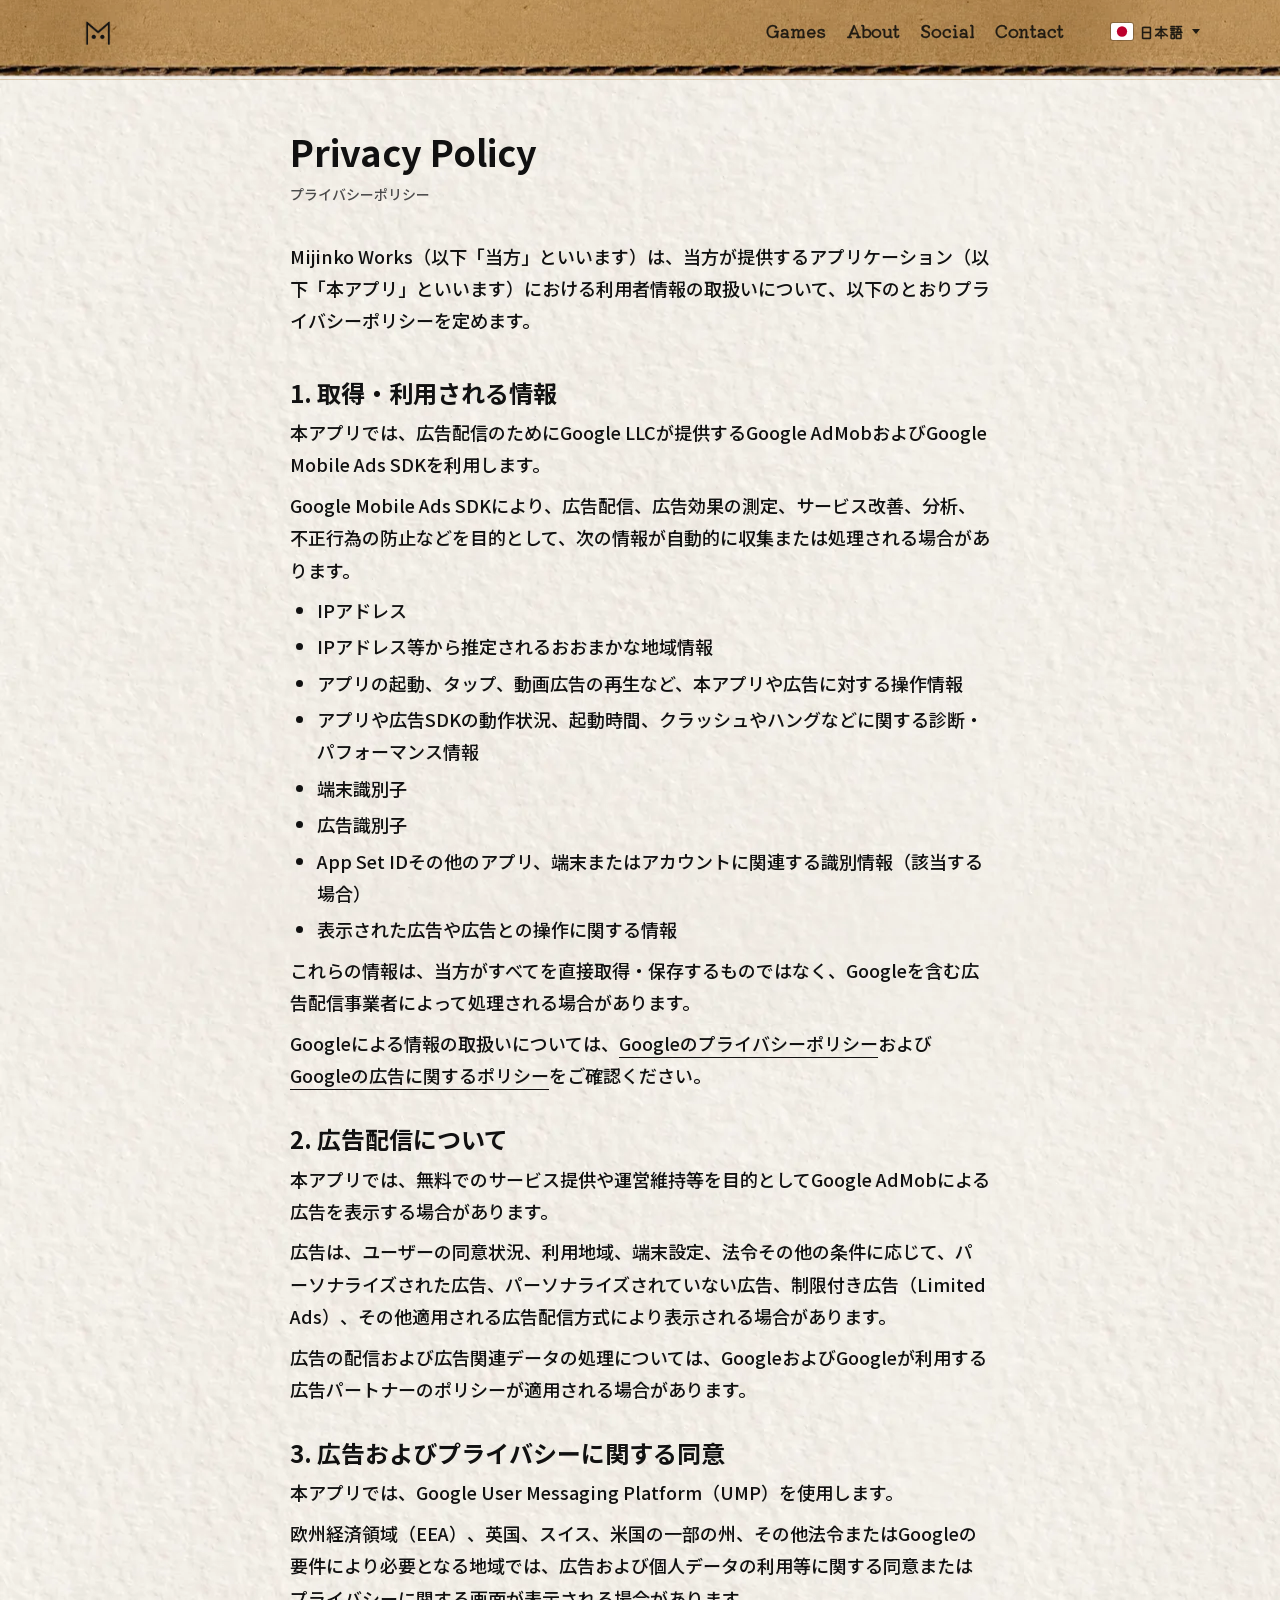
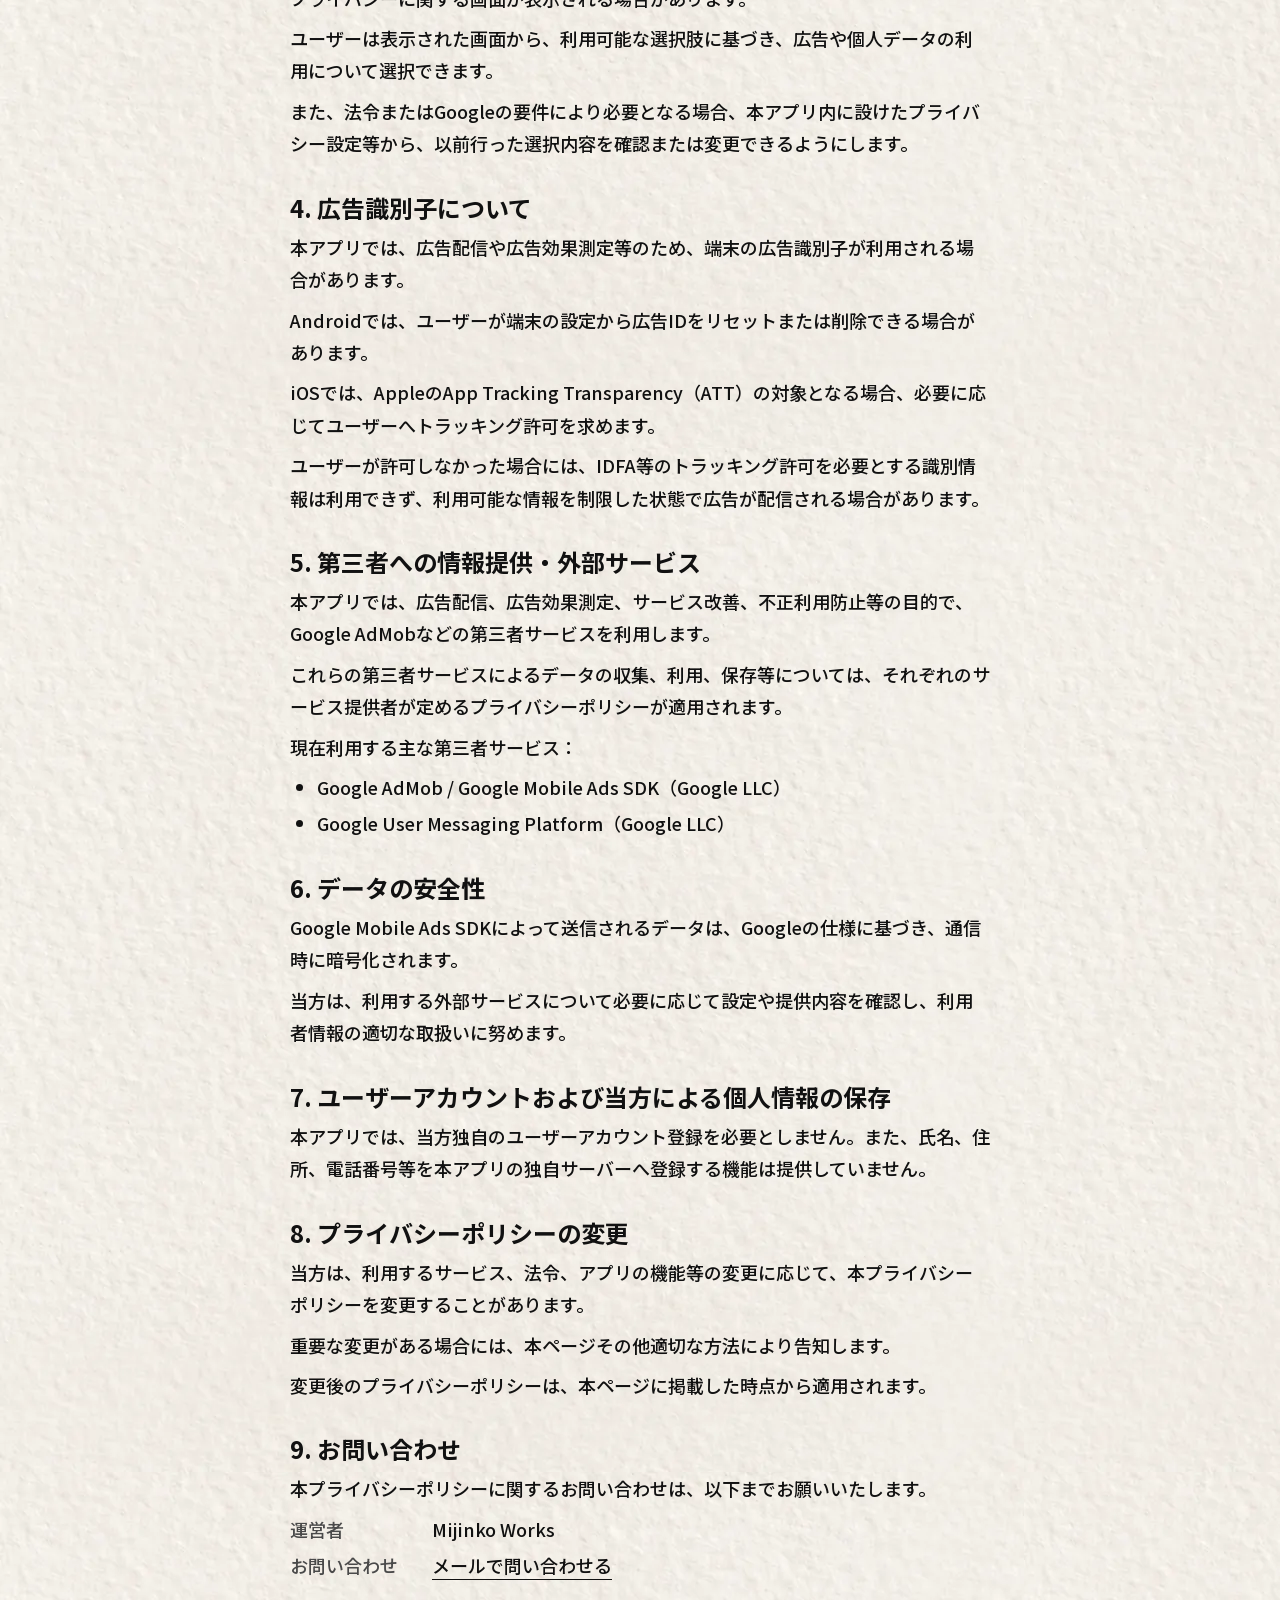
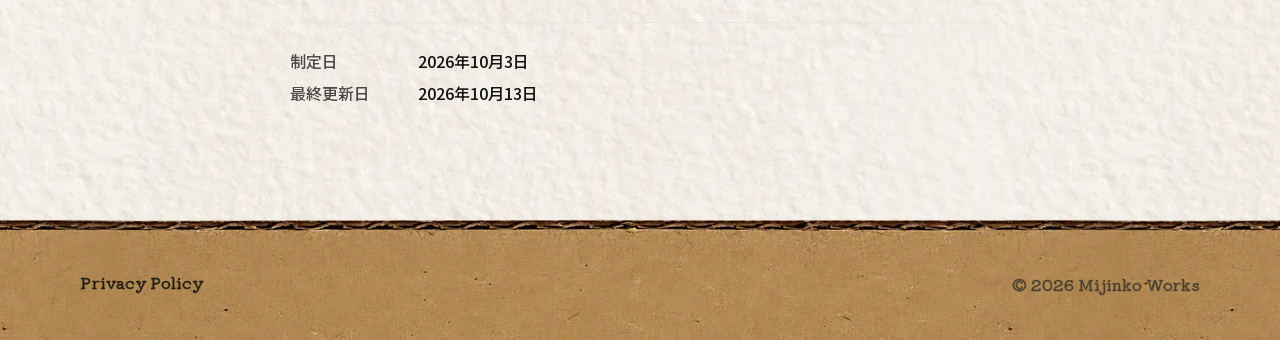
<file: src/privacy/index.html>
<!DOCTYPE html>
<html lang="ja">
<head>
  <meta charset="UTF-8">
  <meta name="viewport" content="width=device-width, initial-scale=1">
  <title>Privacy Policy | Mijinko Works</title>
  <meta name="description" content="Mijinko Worksが提供するゲーム・Webサイトのプライバシーポリシーです。">
  <link rel="canonical" href="https://mijinkoworks.com/privacy/">
  <!-- 言語別ページ。x-default は日本語 / Language versions; x-default is Japanese -->
  <link rel="alternate" hreflang="ja" href="https://mijinkoworks.com/privacy/">
  <link rel="alternate" hreflang="en" href="https://mijinkoworks.com/en/privacy/">
  <link rel="alternate" hreflang="zh-CN" href="https://mijinkoworks.com/zh-cn/privacy/">
  <link rel="alternate" hreflang="zh-TW" href="https://mijinkoworks.com/zh-tw/privacy/">
  <link rel="alternate" hreflang="ko" href="https://mijinkoworks.com/ko/privacy/">
  <link rel="alternate" hreflang="x-default" href="https://mijinkoworks.com/privacy/">

  <!-- Open Graph -->
  <meta property="og:type" content="article">
  <meta property="og:site_name" content="Mijinko Works">
  <meta property="og:title" content="Privacy Policy | Mijinko Works">
  <meta property="og:description" content="Mijinko Worksが提供するゲーム・Webサイトのプライバシーポリシーです。">
  <meta property="og:url" content="https://mijinkoworks.com/privacy/">
  <meta property="og:locale" content="ja_JP">
  <meta property="og:locale:alternate" content="en_US">
  <meta property="og:locale:alternate" content="zh_CN">
  <meta property="og:locale:alternate" content="zh_TW">
  <meta property="og:locale:alternate" content="ko_KR">
  <!-- SNSシェア時のサムネイル（1200x630・assets/logo/og-image.jpg）。絶対URLで指定する必要があるため公開ドメイン前提 -->
  <meta property="og:image" content="https://mijinkoworks.com/assets/logo/og-image.jpg">
  <meta property="og:image:width" content="1200">
  <meta property="og:image:height" content="630">
  <meta name="twitter:card" content="summary_large_image">

  <!-- Favicon（ブラウザのタブ）: ヘッダー左上と同じ元アイコン -->
  <link rel="icon" type="image/png" href="../assets/icons/Mijinko%20Works%20Icon.png">
  <!-- ホーム画面・デスクトップ用アイコン（元アイコンを正方形に余白を付けて書き出したもの）とマニフェスト -->
  <link rel="apple-touch-icon" sizes="180x180" href="../assets/icons/app/apple-touch-icon.png">
  <link rel="manifest" href="../site.webmanifest">
  <meta name="theme-color" content="#C9A46B">

  <!-- Webフォント（Noto Sans JP・このページのみ）: core は現在のページの文字だけを含む小さなファイルなので先読みする -->
  <link rel="preload" href="../assets/fonts/noto-sans-jp-core.woff2" as="font" type="font/woff2" crossorigin>
  <link rel="stylesheet" href="../css/fonts.css">
  <link rel="stylesheet" href="../css/style.css">
</head>
<body class="page-privacy">
  <a class="skip-link" href="#main">本文へ移動</a>

  <header class="site-header">
    <div class="container site-header__inner">
      <a class="site-logo" href="../" aria-label="Mijinko Works トップページ">
        <img src="../assets/icons/mijinko-works-icon-transparent.png" alt="Mijinko Works" width="355" height="392">
      </a>
      <nav class="site-nav" aria-label="サイト内ナビゲーション">
        <ul class="site-nav__list">
          <li><a href="../#games">Games</a></li>
          <li><a href="../#about">About</a></li>
          <li><a href="../#social">Social</a></li>
          <li><a href="../#contact">Contact</a></li>
        </ul>
      </nav>
      <!-- 言語切り替え: ヘッダーには現在の言語だけを出し、押すと一覧（国旗＋言語名）が開く。JavaScript 無しでも <details> で動く。
           国旗（flag-icons・MIT）は必ず言語名と併記する（言語と旗は 1 対 1 ではない） -->
      <details class="lang-switch">
        <summary class="lang-switch__current" aria-label="言語 / Language"><img class="lang-switch__flag" src="../assets/flags/jp.svg" alt="" width="640" height="480"><span lang="ja">日本語</span><span class="lang-switch__chevron" aria-hidden="true"></span></summary>
        <ul class="lang-switch__list">
          <li><a class="lang-switch__link" href="./" lang="ja" hreflang="ja" aria-current="page"><img class="lang-switch__flag" src="../assets/flags/jp.svg" alt="" width="640" height="480"><span>日本語</span></a></li>
          <li><a class="lang-switch__link" href="../en/privacy/" lang="en" hreflang="en"><img class="lang-switch__flag" src="../assets/flags/us.svg" alt="" width="640" height="480"><span>English</span></a></li>
          <li><a class="lang-switch__link" href="../zh-cn/privacy/" lang="zh-CN" hreflang="zh-CN"><img class="lang-switch__flag" src="../assets/flags/cn.svg" alt="" width="640" height="480"><span>简体中文</span></a></li>
          <li><a class="lang-switch__link" href="../zh-tw/privacy/" lang="zh-TW" hreflang="zh-TW"><img class="lang-switch__flag" src="../assets/flags/tw.svg" alt="" width="640" height="480"><span>繁體中文</span></a></li>
          <li><a class="lang-switch__link" href="../ko/privacy/" lang="ko" hreflang="ko"><img class="lang-switch__flag" src="../assets/flags/kr.svg" alt="" width="640" height="480"><span>한국어</span></a></li>
        </ul>
      </details>
    </div>
  </header>

  <main id="main">
    <article class="page">
      <div class="container container--narrow">
        <h1 class="page__title">Privacy Policy</h1>
        <p class="page__updated">プライバシーポリシー</p>

        <div class="policy">
          <!--
            日本語版が正式な正文。英語 / 简体中文 / 繁體中文 / 한국어 は参考翻訳（それぞれ /en/privacy/ 等）。
            本文を変えるときは、この日本語版を基準に他の4言語を直接訳し直す（英語経由の二重翻訳はしない）。
            章番号は CSS カウンター（.policy__section）で自動付与している。章を追加・挿入しても手動で番号を振り直す必要はない。
          -->
          <p class="policy__lead">Mijinko Works（以下「当方」といいます）は、当方が提供するアプリケーション（以下「本アプリ」といいます）における利用者情報の取扱いについて、以下のとおりプライバシーポリシーを定めます。</p>

          <section class="page__section policy__section" aria-labelledby="pp-collected">
            <h2 id="pp-collected">取得・利用される情報</h2>
            <p>本アプリでは、広告配信のためにGoogle LLCが提供するGoogle AdMobおよびGoogle Mobile Ads SDKを利用します。</p>
            <p>Google Mobile Ads SDKにより、広告配信、広告効果の測定、サービス改善、分析、不正行為の防止などを目的として、次の情報が自動的に収集または処理される場合があります。</p>
            <ul>
              <li>IPアドレス</li>
              <li>IPアドレス等から推定されるおおまかな地域情報</li>
              <li>アプリの起動、タップ、動画広告の再生など、本アプリや広告に対する操作情報</li>
              <li>アプリや広告SDKの動作状況、起動時間、クラッシュやハングなどに関する診断・パフォーマンス情報</li>
              <li>端末識別子</li>
              <li>広告識別子</li>
              <li>App Set IDその他のアプリ、端末またはアカウントに関連する識別情報（該当する場合）</li>
              <li>表示された広告や広告との操作に関する情報</li>
            </ul>
            <p>これらの情報は、当方がすべてを直接取得・保存するものではなく、Googleを含む広告配信事業者によって処理される場合があります。</p>
            <p>Googleによる情報の取扱いについては、<a href="https://policies.google.com/privacy" target="_blank" rel="noopener noreferrer">Googleのプライバシーポリシー</a>および<a href="https://policies.google.com/technologies/ads" target="_blank" rel="noopener noreferrer">Googleの広告に関するポリシー</a>をご確認ください。</p>
          </section>

          <section class="page__section policy__section" aria-labelledby="pp-ads">
            <h2 id="pp-ads">広告配信について</h2>
            <p>本アプリでは、無料でのサービス提供や運営維持等を目的としてGoogle AdMobによる広告を表示する場合があります。</p>
            <p>広告は、ユーザーの同意状況、利用地域、端末設定、法令その他の条件に応じて、パーソナライズされた広告、パーソナライズされていない広告、制限付き広告（Limited Ads）、その他適用される広告配信方式により表示される場合があります。</p>
            <p>広告の配信および広告関連データの処理については、GoogleおよびGoogleが利用する広告パートナーのポリシーが適用される場合があります。</p>
          </section>

          <section class="page__section policy__section" aria-labelledby="pp-consent">
            <h2 id="pp-consent">広告およびプライバシーに関する同意</h2>
            <p>本アプリでは、Google User Messaging Platform（UMP）を使用します。</p>
            <p>欧州経済領域（EEA）、英国、スイス、米国の一部の州、その他法令またはGoogleの要件により必要となる地域では、広告および個人データの利用等に関する同意またはプライバシーに関する画面が表示される場合があります。</p>
            <p>ユーザーは表示された画面から、利用可能な選択肢に基づき、広告や個人データの利用について選択できます。</p>
            <p>また、法令またはGoogleの要件により必要となる場合、本アプリ内に設けたプライバシー設定等から、以前行った選択内容を確認または変更できるようにします。</p>
          </section>

          <section class="page__section policy__section" aria-labelledby="pp-adid">
            <h2 id="pp-adid">広告識別子について</h2>
            <p>本アプリでは、広告配信や広告効果測定等のため、端末の広告識別子が利用される場合があります。</p>
            <p>Androidでは、ユーザーが端末の設定から広告IDをリセットまたは削除できる場合があります。</p>
            <p>iOSでは、AppleのApp Tracking Transparency（ATT）の対象となる場合、必要に応じてユーザーへトラッキング許可を求めます。</p>
            <p>ユーザーが許可しなかった場合には、IDFA等のトラッキング許可を必要とする識別情報は利用できず、利用可能な情報を制限した状態で広告が配信される場合があります。</p>
          </section>

          <section class="page__section policy__section" aria-labelledby="pp-third-party">
            <h2 id="pp-third-party">第三者への情報提供・外部サービス</h2>
            <p>本アプリでは、広告配信、広告効果測定、サービス改善、不正利用防止等の目的で、Google AdMobなどの第三者サービスを利用します。</p>
            <p>これらの第三者サービスによるデータの収集、利用、保存等については、それぞれのサービス提供者が定めるプライバシーポリシーが適用されます。</p>
            <p>現在利用する主な第三者サービス：</p>
            <!-- Add Firebase / Unity Analytics etc. here and in the text only if actually integrated (not integrated as of 2026-10-13) -->
            <ul>
              <li>Google AdMob / Google Mobile Ads SDK（Google LLC）</li>
              <li>Google User Messaging Platform（Google LLC）</li>
            </ul>
          </section>

          <section class="page__section policy__section" aria-labelledby="pp-security">
            <h2 id="pp-security">データの安全性</h2>
            <p>Google Mobile Ads SDKによって送信されるデータは、Googleの仕様に基づき、通信時に暗号化されます。</p>
            <p>当方は、利用する外部サービスについて必要に応じて設定や提供内容を確認し、利用者情報の適切な取扱いに努めます。</p>
          </section>

          <section class="page__section policy__section" aria-labelledby="pp-account">
            <h2 id="pp-account">ユーザーアカウントおよび当方による個人情報の保存</h2>
            <!-- Rewrite this section if an account registration / login / profile feature is ever implemented -->
            <p>本アプリでは、当方独自のユーザーアカウント登録を必要としません。また、氏名、住所、電話番号等を本アプリの独自サーバーへ登録する機能は提供していません。</p>
          </section>

          <!--
            TODO（管理者向け・公開ページには表示しない）: 「子どものプライバシー」の章をここに追加する。
            Google Play / App Store で設定する対象年齢と、本アプリが子どもを対象とするかどうか
            （Families Policy の適用有無、AdMob の子ども向け設定、年齢に関する同意処理）が確定してから本文を決める。
            確定するまで、仮文言や「13歳未満を対象としていません」等の文章を入れないこと。
            追加する際は以下の形式で挿入する（章番号は自動で振られる）。他の4言語にも同時に追加する:
            <section class="page__section policy__section" aria-labelledby="pp-children">
              <h2 id="pp-children">子どものプライバシー</h2>
              <p>…</p>
            </section>
          -->

          <section class="page__section policy__section" aria-labelledby="pp-changes">
            <h2 id="pp-changes">プライバシーポリシーの変更</h2>
            <p>当方は、利用するサービス、法令、アプリの機能等の変更に応じて、本プライバシーポリシーを変更することがあります。</p>
            <p>重要な変更がある場合には、本ページその他適切な方法により告知します。</p>
            <p>変更後のプライバシーポリシーは、本ページに掲載した時点から適用されます。</p>
          </section>

          <section class="page__section policy__section" aria-labelledby="pp-contact">
            <h2 id="pp-contact">お問い合わせ</h2>
            <p>本プライバシーポリシーに関するお問い合わせは、以下までお願いいたします。</p>
            <dl class="policy__meta">
              <div>
                <dt>運営者</dt>
                <dd>Mijinko Works</dd>
              </div>
              <div>
                <dt>お問い合わせ</dt>
                <dd><a href="mailto:contact@mijinkoworks.com">メールで問い合わせる</a></dd>
              </div>
            </dl>
          </section>

          <dl class="policy__meta policy__dates">
            <div>
              <dt>制定日</dt>
              <dd><time datetime="2026-10-03">2026年10月3日</time></dd>
            </div>
            <div>
              <dt>最終更新日</dt>
              <dd><time datetime="2026-10-13">2026年10月13日</time></dd>
            </div>
          </dl>
        </div>
      </div>
    </article>
  </main>

  <footer class="site-footer">
    <div class="container site-footer__inner">
      <nav class="site-footer__nav" aria-label="フッターナビゲーション">
        <a href="./" aria-current="page">Privacy Policy</a>
      </nav>
      <p class="site-footer__copy">
        &copy; <span class="js-year">2026</span> Mijinko Works
      </p>
    </div>
  </footer>

  <script src="../js/main.js" defer></script>
</body>
</html>
</file>
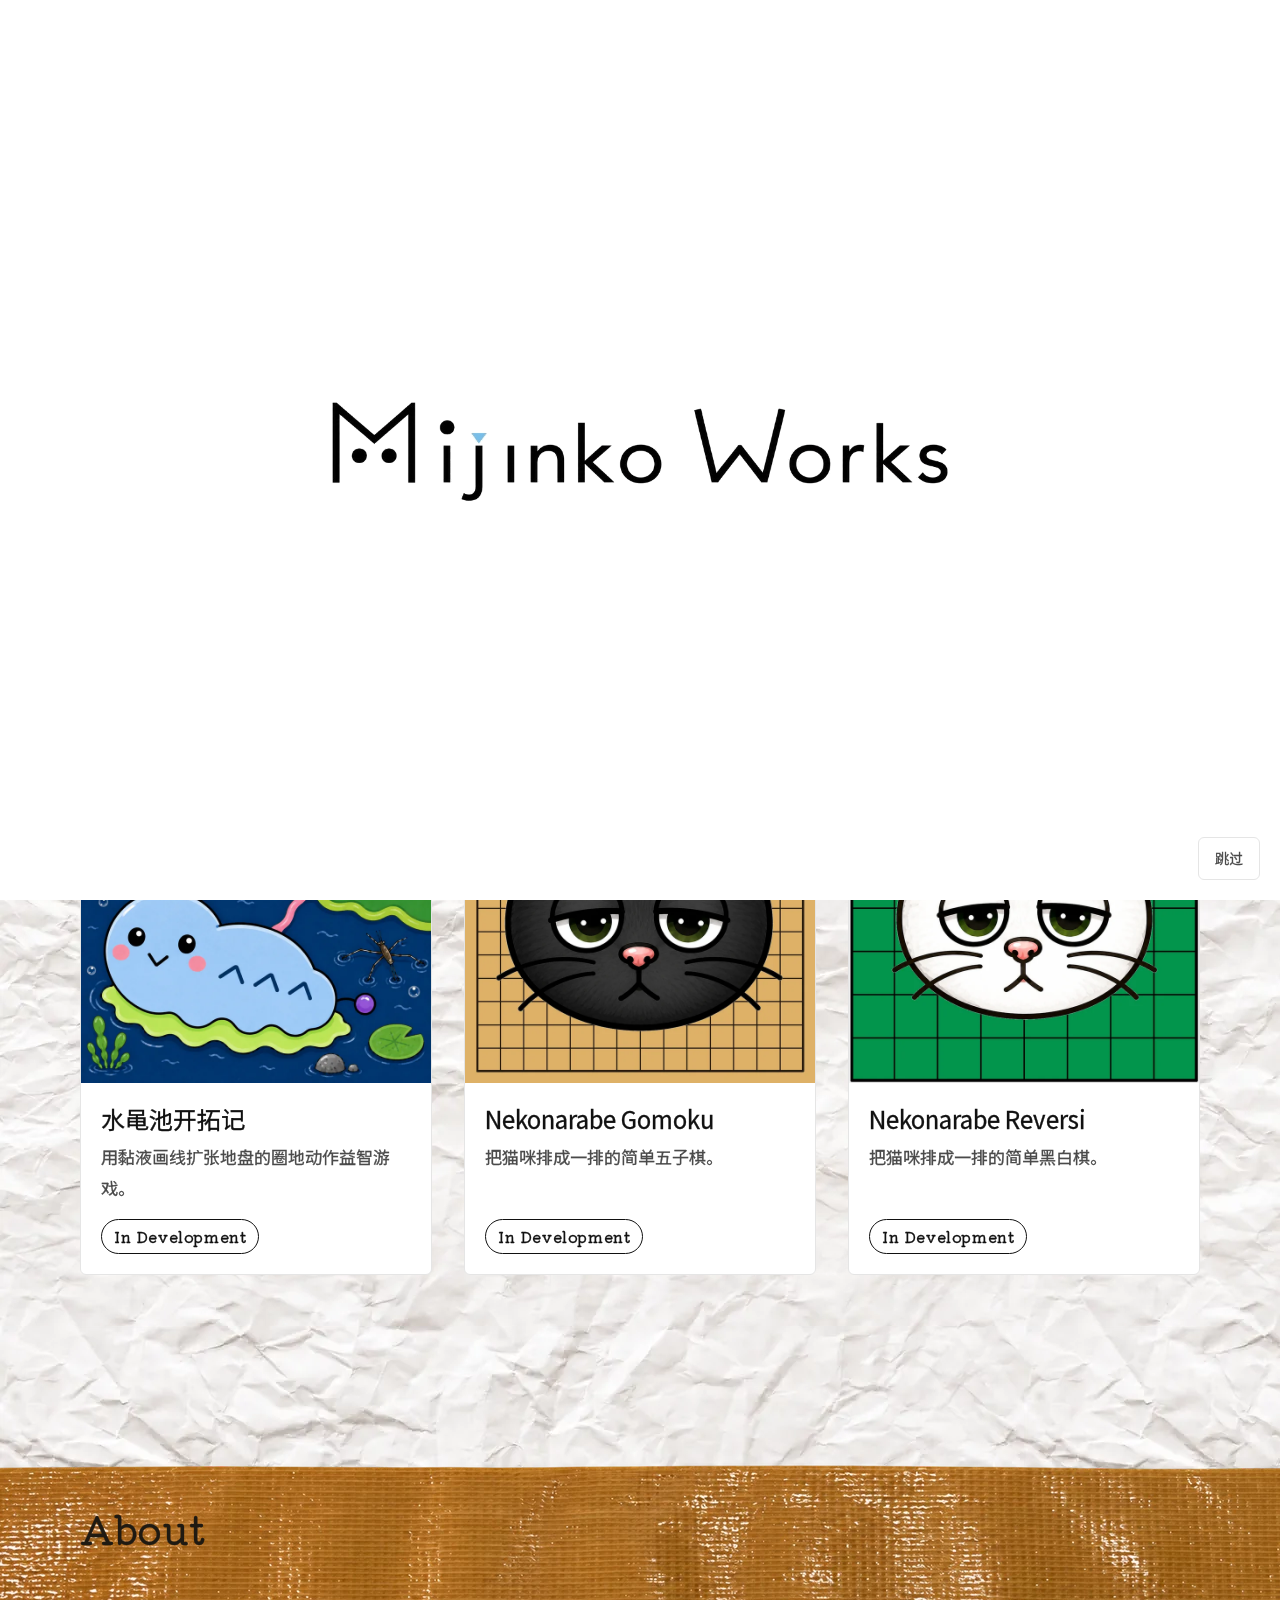
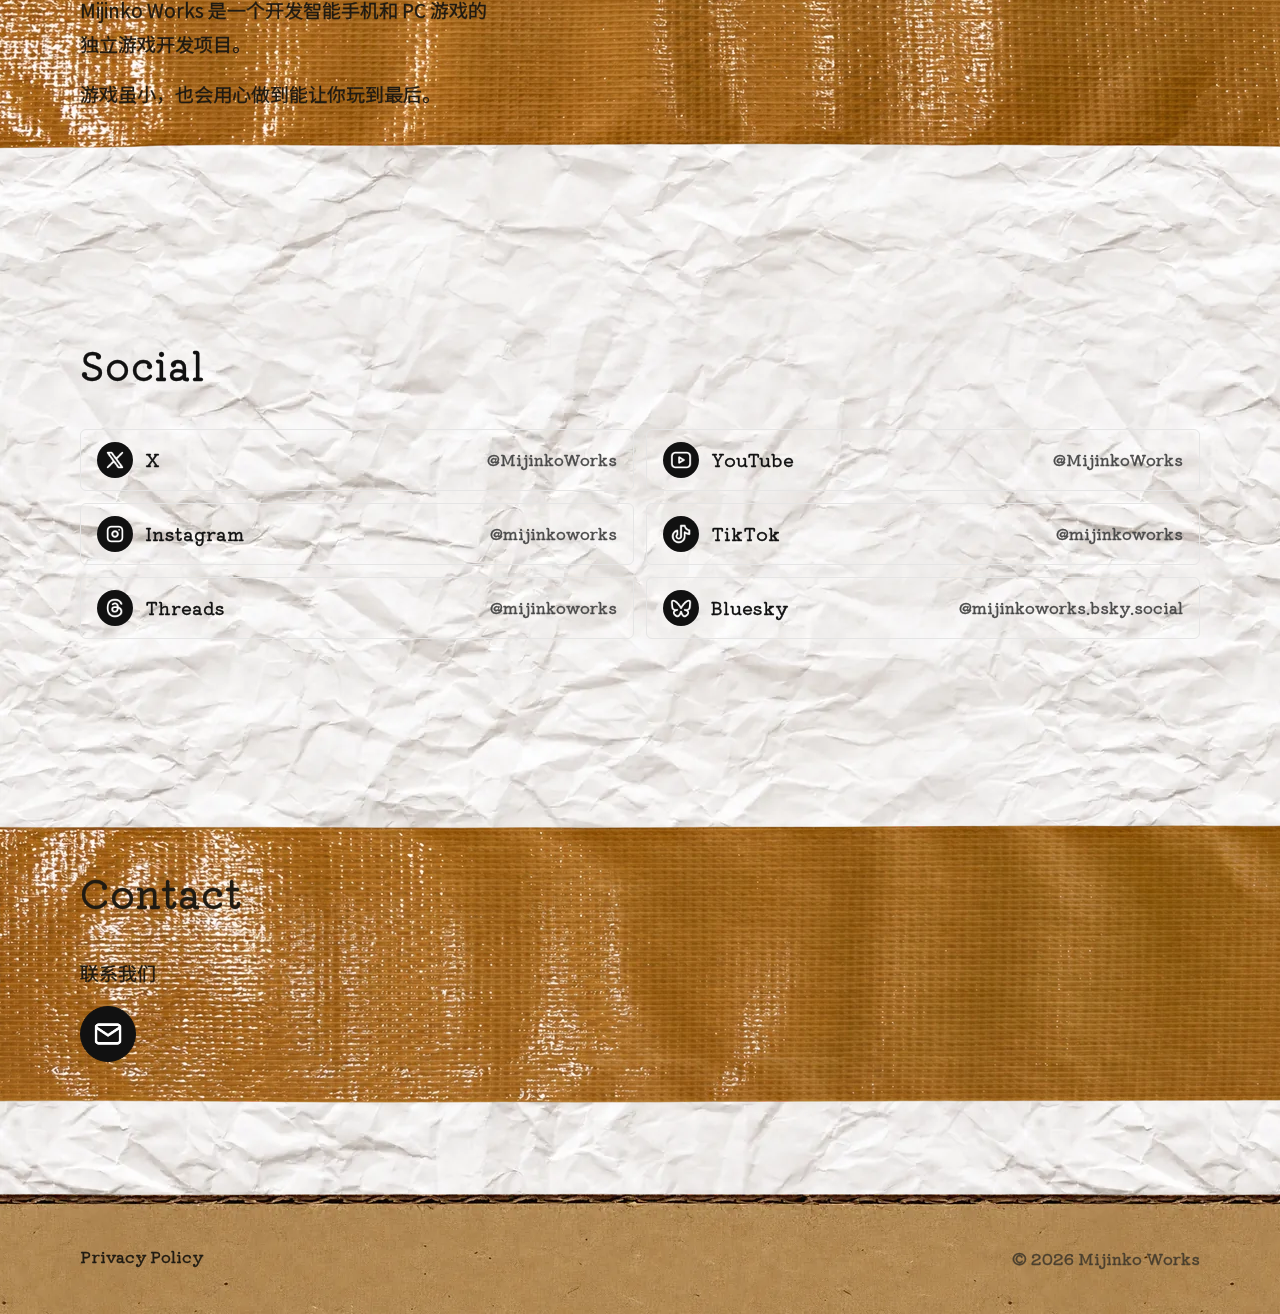
<file: src/zh-cn/index.html>
<!DOCTYPE html>
<html lang="zh-CN">
<head>
  <meta charset="UTF-8">
  <meta name="viewport" content="width=device-width, initial-scale=1">
  <title>Mijinko Works</title>
  <meta name="description" content="Mijinko Works 是一个开发智能手机和 PC 游戏的独立游戏开发项目。">
  <link rel="canonical" href="https://mijinkoworks.com/zh-cn/">
  <!-- 言語別ページ。x-default は日本語 / Language versions; x-default is Japanese -->
  <link rel="alternate" hreflang="ja" href="https://mijinkoworks.com/">
  <link rel="alternate" hreflang="en" href="https://mijinkoworks.com/en/">
  <link rel="alternate" hreflang="zh-CN" href="https://mijinkoworks.com/zh-cn/">
  <link rel="alternate" hreflang="zh-TW" href="https://mijinkoworks.com/zh-tw/">
  <link rel="alternate" hreflang="ko" href="https://mijinkoworks.com/ko/">
  <link rel="alternate" hreflang="x-default" href="https://mijinkoworks.com/">

  <!-- Open Graph -->
  <meta property="og:type" content="website">
  <meta property="og:site_name" content="Mijinko Works">
  <meta property="og:title" content="Mijinko Works">
  <meta property="og:description" content="Mijinko Works 是一个开发智能手机和 PC 游戏的独立游戏开发项目。">
  <meta property="og:url" content="https://mijinkoworks.com/zh-cn/">
  <meta property="og:locale" content="zh_CN">
  <meta property="og:locale:alternate" content="ja_JP">
  <meta property="og:locale:alternate" content="en_US">
  <meta property="og:locale:alternate" content="zh_TW">
  <meta property="og:locale:alternate" content="ko_KR">
  <!-- Share thumbnail (1200x630, assets/logo/og-image.jpg). Must be an absolute URL, so it assumes the production domain -->
  <meta property="og:image" content="https://mijinkoworks.com/assets/logo/og-image.jpg">
  <meta property="og:image:width" content="1200">
  <meta property="og:image:height" content="630">
  <meta name="twitter:card" content="summary_large_image">

  <!-- Favicon (browser tab): same source icon as the header -->
  <link rel="icon" type="image/png" href="../assets/icons/Mijinko%20Works%20Icon.png">
  <!-- Home screen / desktop icons and web app manifest -->
  <link rel="apple-touch-icon" sizes="180x180" href="../assets/icons/app/apple-touch-icon.png">
  <link rel="manifest" href="../site.webmanifest">
  <meta name="theme-color" content="#C9A46B">

  <!-- Web font (Noto Sans SC, this language only): core contains just the characters on this page, so preload it -->
  <link rel="preload" href="../assets/fonts/noto-sans-sc-core.woff2" as="font" type="font/woff2" crossorigin>
  <link rel="stylesheet" href="../css/fonts.css">
  <link rel="stylesheet" href="../css/style.css">
</head>
<body class="lang-zh-cn">
  <!--
    Intro (animated logo GIF)
    - Controlled by js/main.js (plays once, then slowly fades out / click or Esc skips it / shown once per session)
    - The GIF loops, so a still image identical to the last frame (_end.png) sits underneath and
      replaces the GIF when the fade starts (no visible change)
    - Hidden via noscript CSS when JavaScript is off, so the page is readable as-is
    - Also not shown when the OS "reduce motion" setting is on
  -->
  <noscript><style>.intro { display: none; }</style></noscript>
  <div class="intro" id="intro" role="dialog" aria-label="Mijinko Works 片头">
    <div class="intro__stage">
      <img class="intro__logo intro__logo--end" src="../assets/logo/Mijinko_Works_Logo_Animation_end.png" alt="" width="1021" height="198" aria-hidden="true">
      <img class="intro__logo intro__logo--gif" src="../assets/logo/Mijinko_Works_Logo_Animation.gif" alt="Mijinko Works" width="1021" height="198">
    </div>
    <button class="intro__skip" type="button">跳过</button>
  </div>
  <script>
    /* Decide before first paint: no intro on repeat visits in this session or when "reduce motion" is on (see js/main.js) */
    (function () {
      var intro = document.getElementById('intro');
      var seen = false;
      try { seen = sessionStorage.getItem('mw-intro-seen') === '1'; } catch (e) {}
      var reduce = window.matchMedia && window.matchMedia('(prefers-reduced-motion: reduce)').matches;
      if (seen || reduce) {
        intro.parentNode.removeChild(intro);
      } else {
        document.documentElement.classList.add('is-intro');
      }
    })();
  </script>

  <a class="skip-link" href="#main">跳至正文</a>

  <header class="site-header">
    <div class="container site-header__inner">
      <a class="site-logo" href="./" aria-label="Mijinko Works 首页">
        <img src="../assets/icons/mijinko-works-icon-transparent.png" alt="Mijinko Works" width="355" height="392">
      </a>
      <nav class="site-nav" aria-label="网站导航">
        <ul class="site-nav__list">
          <li><a href="#games">Games</a></li>
          <li><a href="#about">About</a></li>
          <li><a href="#social">Social</a></li>
          <li><a href="#contact">Contact</a></li>
        </ul>
      </nav>
      <!-- 言語切り替え: ヘッダーには現在の言語だけを出し、押すと一覧（国旗＋言語名）が開く。JavaScript 無しでも <details> で動く。
           国旗（flag-icons・MIT）は必ず言語名と併記する（言語と旗は 1 対 1 ではない） -->
      <details class="lang-switch">
        <summary class="lang-switch__current" aria-label="言語 / Language"><img class="lang-switch__flag" src="../assets/flags/cn.svg" alt="" width="640" height="480"><span lang="zh-CN">简体中文</span><span class="lang-switch__chevron" aria-hidden="true"></span></summary>
        <ul class="lang-switch__list">
          <li><a class="lang-switch__link" href="../" lang="ja" hreflang="ja"><img class="lang-switch__flag" src="../assets/flags/jp.svg" alt="" width="640" height="480"><span>日本語</span></a></li>
          <li><a class="lang-switch__link" href="../en/" lang="en" hreflang="en"><img class="lang-switch__flag" src="../assets/flags/us.svg" alt="" width="640" height="480"><span>English</span></a></li>
          <li><a class="lang-switch__link" href="./" lang="zh-CN" hreflang="zh-CN" aria-current="page"><img class="lang-switch__flag" src="../assets/flags/cn.svg" alt="" width="640" height="480"><span>简体中文</span></a></li>
          <li><a class="lang-switch__link" href="../zh-tw/" lang="zh-TW" hreflang="zh-TW"><img class="lang-switch__flag" src="../assets/flags/tw.svg" alt="" width="640" height="480"><span>繁體中文</span></a></li>
          <li><a class="lang-switch__link" href="../ko/" lang="ko" hreflang="ko"><img class="lang-switch__flag" src="../assets/flags/kr.svg" alt="" width="640" height="480"><span>한국어</span></a></li>
        </ul>
      </details>
    </div>
  </header>

  <main id="main">

    <!-- Hero -->
    <section class="hero" aria-labelledby="hero-title">
      <div class="container hero__inner">
        <h1 class="hero__title" id="hero-title">
          <img class="hero__logo" src="../assets/logo/Mijinko_Works_logo_transparent.png" alt="Mijinko Works" width="960" height="171">
        </h1>
        <p class="hero__lead">我们制作智能手机和 PC 游戏。</p>
        <p class="hero__sub">Indie Game Developer from Japan.</p>
      </div>
    </section>

    <!-- Games -->
    <section class="section section--games" id="games" aria-labelledby="games-title">
      <div class="container">
        <h2 class="section__title" id="games-title">Games</h2>

        <ul class="game-list">

          <!-- Mijiname: Pond Frontier (ミジナメの池開拓記) -->
          <li class="game-card">
            <!-- Decoration: masking tape holding the picture on the paper (CSS background, angle fixed via :nth-child). Future rubber stamps go here as .game-card__stamp -->
            <span class="game-card__tape game-card__tape--left" aria-hidden="true"></span>
            <span class="game-card__tape game-card__tape--right" aria-hidden="true"></span>
            <div class="game-card__media">
              <picture>
                <source srcset="../assets/games/mijiname-pond-frontier/icon.webp" type="image/webp">
                <img src="../assets/games/mijiname-pond-frontier/icon.png" alt="水黾池开拓记" width="800" height="800" loading="lazy">
              </picture>
            </div>
            <div class="game-card__body">
              <h3 class="game-card__title">水黾池开拓记</h3>
              <p class="game-card__desc">用黏液画线扩张地盘的圈地动作益智游戏。</p>
              <p class="game-card__status" data-status="in-development">In Development</p>
              <!-- TODO: add store links after release (App Store / Google Play / Steam etc.). Never link to URLs that do not exist yet -->
            </div>
          </li>

          <!-- Nekonarabe Gomoku (ねこならべ五目) -->
          <li class="game-card">
            <!-- Decoration: masking tape holding the picture on the paper (CSS background, angle fixed via :nth-child). Future rubber stamps go here as .game-card__stamp -->
            <span class="game-card__tape game-card__tape--left" aria-hidden="true"></span>
            <span class="game-card__tape game-card__tape--right" aria-hidden="true"></span>
            <div class="game-card__media">
              <picture>
                <source srcset="../assets/games/neko-narabe-gomoku/icon.webp" type="image/webp">
                <img src="../assets/games/neko-narabe-gomoku/icon.png" alt="Nekonarabe Gomoku" width="800" height="800" loading="lazy">
              </picture>
            </div>
            <div class="game-card__body">
              <!-- TODO: English title, description and status are provisional; confirm once the game's official English name is decided -->
              <h3 class="game-card__title">Nekonarabe Gomoku</h3>
              <p class="game-card__desc">把猫咪排成一排的简单五子棋。</p>
              <p class="game-card__status" data-status="in-development">In Development</p>
              <!-- TODO: add store links after release (App Store / Google Play etc.). Never link to URLs that do not exist yet -->
            </div>
          </li>

          <!-- Nekonarabe Reversi (ねこならべリバーシ) -->
          <li class="game-card">
            <!-- Decoration: masking tape holding the picture on the paper (CSS background, angle fixed via :nth-child). Future rubber stamps go here as .game-card__stamp -->
            <span class="game-card__tape game-card__tape--left" aria-hidden="true"></span>
            <span class="game-card__tape game-card__tape--right" aria-hidden="true"></span>
            <div class="game-card__media">
              <picture>
                <source srcset="../assets/games/neko-narabe-reversi/icon.webp" type="image/webp">
                <img src="../assets/games/neko-narabe-reversi/icon.png" alt="Nekonarabe Reversi" width="800" height="800" loading="lazy">
              </picture>
            </div>
            <div class="game-card__body">
              <!-- TODO: English title, description and status are provisional; confirm once the game's official English name is decided -->
              <h3 class="game-card__title">Nekonarabe Reversi</h3>
              <p class="game-card__desc">把猫咪排成一排的简单黑白棋。</p>
              <p class="game-card__status" data-status="in-development">In Development</p>
              <!-- TODO: add store links after release (App Store / Google Play etc.). Never link to URLs that do not exist yet -->
            </div>
          </li>

        </ul>
      </div>
    </section>

    <!-- About -->
    <!-- About / Contact sit on top of a strip of packing tape (packing_tape_01 / 02) -->
    <section class="section section--tape section--tape-01" id="about" aria-labelledby="about-title">
      <div class="container">
        <h2 class="section__title" id="about-title">About</h2>
        <p class="about__text">
          Mijinko Works 是一个开发智能手机和 PC 游戏的<br class="br-pc">
          独立游戏开发项目。
        </p>
        <p class="about__text">
          游戏虽小，也会用心做到能让你玩到最后。
        </p>
      </div>
    </section>

    <!-- Social -->
    <section class="section" id="social" aria-labelledby="social-title">
      <div class="container">
        <h2 class="section__title" id="social-title">Social</h2>
        <!-- Icons are Tabler Icons (brand-*) in white. The service name is always shown as text -->
        <ul class="social-list">
          <li>
            <a class="social-link" href="https://x.com/MijinkoWorks" target="_blank" rel="noopener noreferrer">
              <span class="social-link__icon"><img src="../assets/icons/brand-x-white.png" alt="" width="240" height="240"></span>
              <span class="social-link__name">X</span>
              <span class="social-link__handle">@MijinkoWorks</span>
            </a>
          </li>
          <li>
            <a class="social-link" href="https://www.youtube.com/@MijinkoWorks" target="_blank" rel="noopener noreferrer">
              <span class="social-link__icon"><img src="../assets/icons/brand-youtube-white.png" alt="" width="240" height="240"></span>
              <span class="social-link__name">YouTube</span>
              <span class="social-link__handle">@MijinkoWorks</span>
            </a>
          </li>
          <li>
            <a class="social-link" href="https://www.instagram.com/mijinkoworks/" target="_blank" rel="noopener noreferrer">
              <span class="social-link__icon"><img src="../assets/icons/brand-instagram-white.png" alt="" width="240" height="240"></span>
              <span class="social-link__name">Instagram</span>
              <span class="social-link__handle">@mijinkoworks</span>
            </a>
          </li>
          <li>
            <a class="social-link" href="https://www.tiktok.com/@mijinkoworks" target="_blank" rel="noopener noreferrer">
              <span class="social-link__icon"><img src="../assets/icons/brand-tiktok-white.png" alt="" width="240" height="240"></span>
              <span class="social-link__name">TikTok</span>
              <span class="social-link__handle">@mijinkoworks</span>
            </a>
          </li>
          <li>
            <a class="social-link" href="https://www.threads.net/@mijinkoworks" target="_blank" rel="noopener noreferrer">
              <span class="social-link__icon"><img src="../assets/icons/brand-threads-white.png" alt="" width="240" height="240"></span>
              <span class="social-link__name">Threads</span>
              <span class="social-link__handle">@mijinkoworks</span>
            </a>
          </li>
          <li>
            <a class="social-link" href="https://bsky.app/profile/mijinkoworks.bsky.social" target="_blank" rel="noopener noreferrer">
              <span class="social-link__icon"><img src="../assets/icons/brand-bluesky-white.png" alt="" width="240" height="240"></span>
              <span class="social-link__name">Bluesky</span>
              <span class="social-link__handle">@mijinkoworks.bsky.social</span>
            </a>
          </li>
        </ul>
      </div>
    </section>

    <!-- Contact -->
    <section class="section section--tape section--tape-02" id="contact" aria-labelledby="contact-title">
      <div class="container">
        <h2 class="section__title" id="contact-title">Contact</h2>
        <p class="contact__text">联系我们</p>
        <p class="contact__mail">
          <a class="contact__mail-link" href="mailto:contact@mijinkoworks.com" aria-label="通过电子邮件联系我们">
            <img src="../assets/icons/mail-white.png" alt="" width="240" height="240">
          </a>
        </p>
      </div>
    </section>

  </main>

  <footer class="site-footer">
    <div class="container site-footer__inner">
      <nav class="site-footer__nav" aria-label="页脚导航">
        <a href="privacy/">Privacy Policy</a>
      </nav>
      <p class="site-footer__copy">
        &copy; <span class="js-year">2026</span> Mijinko Works
      </p>
    </div>
  </footer>

  <script src="../js/main.js" defer></script>
</body>
</html>
</file>
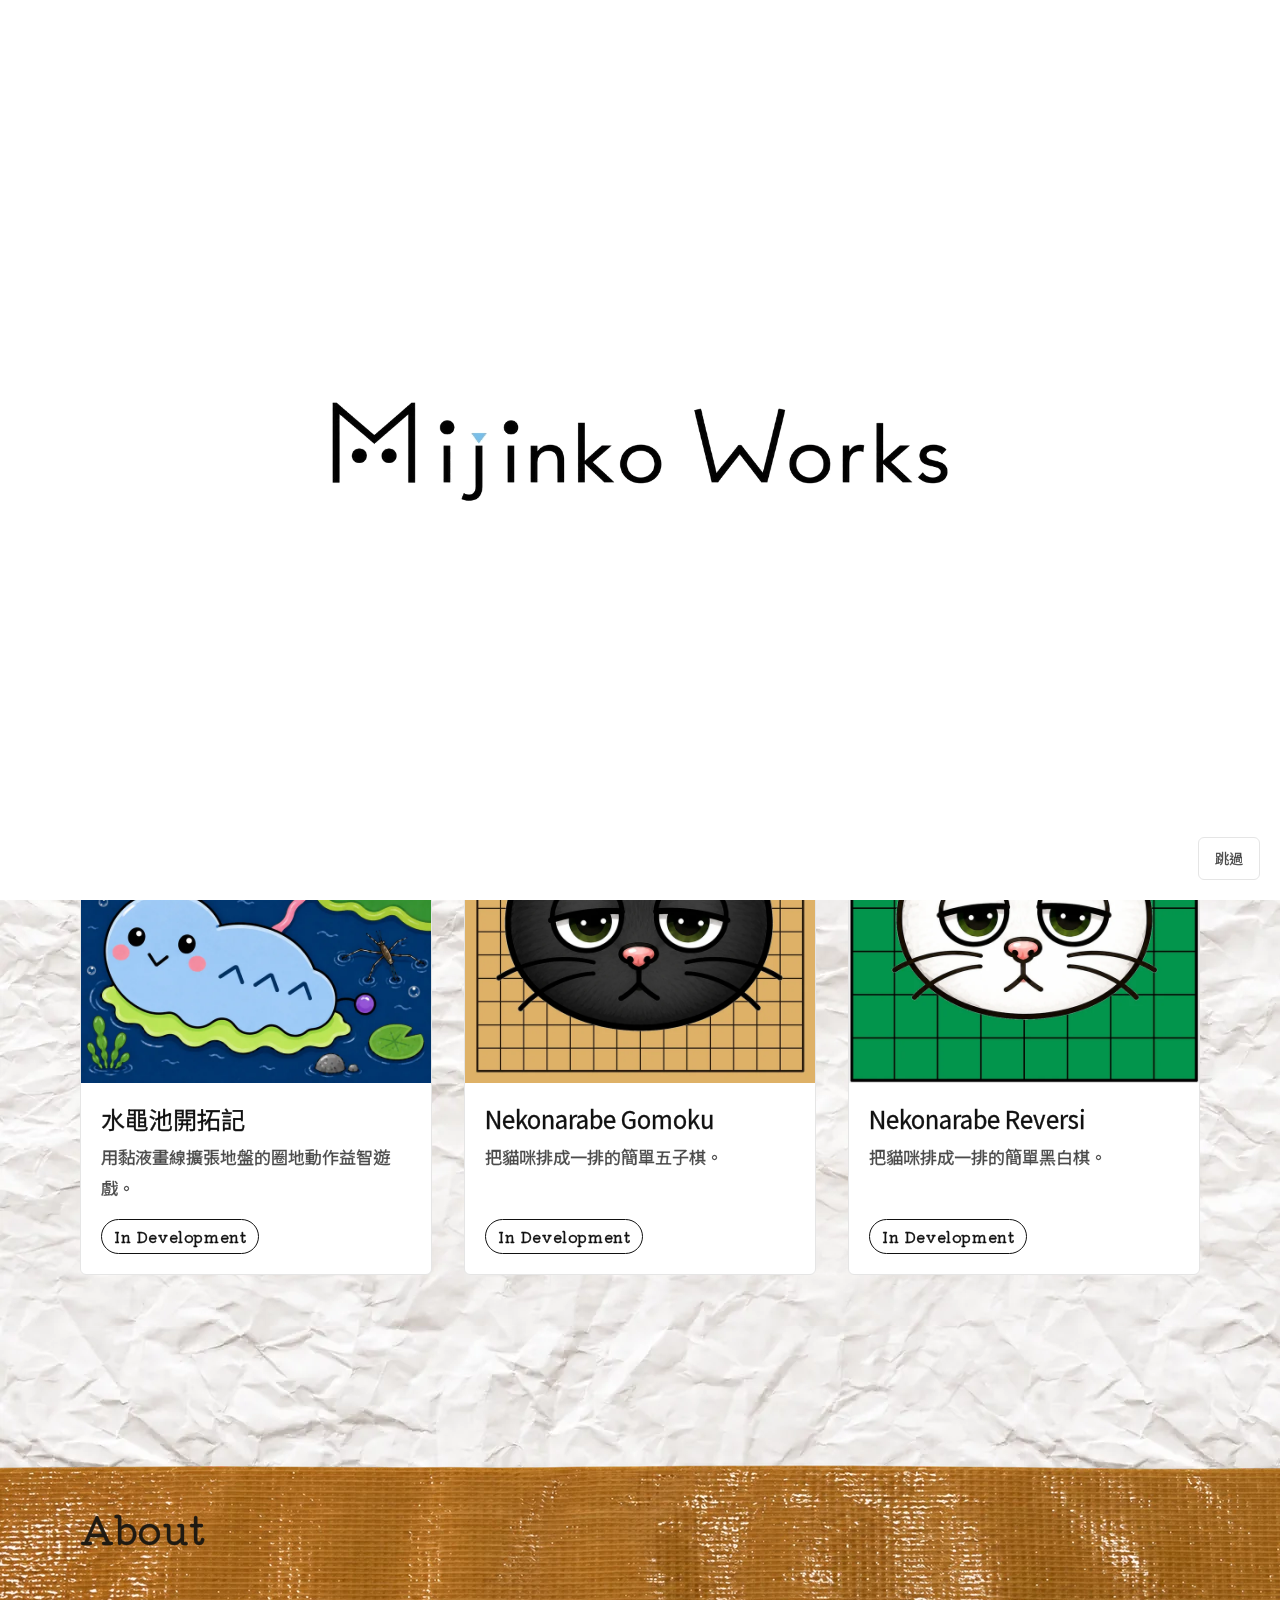
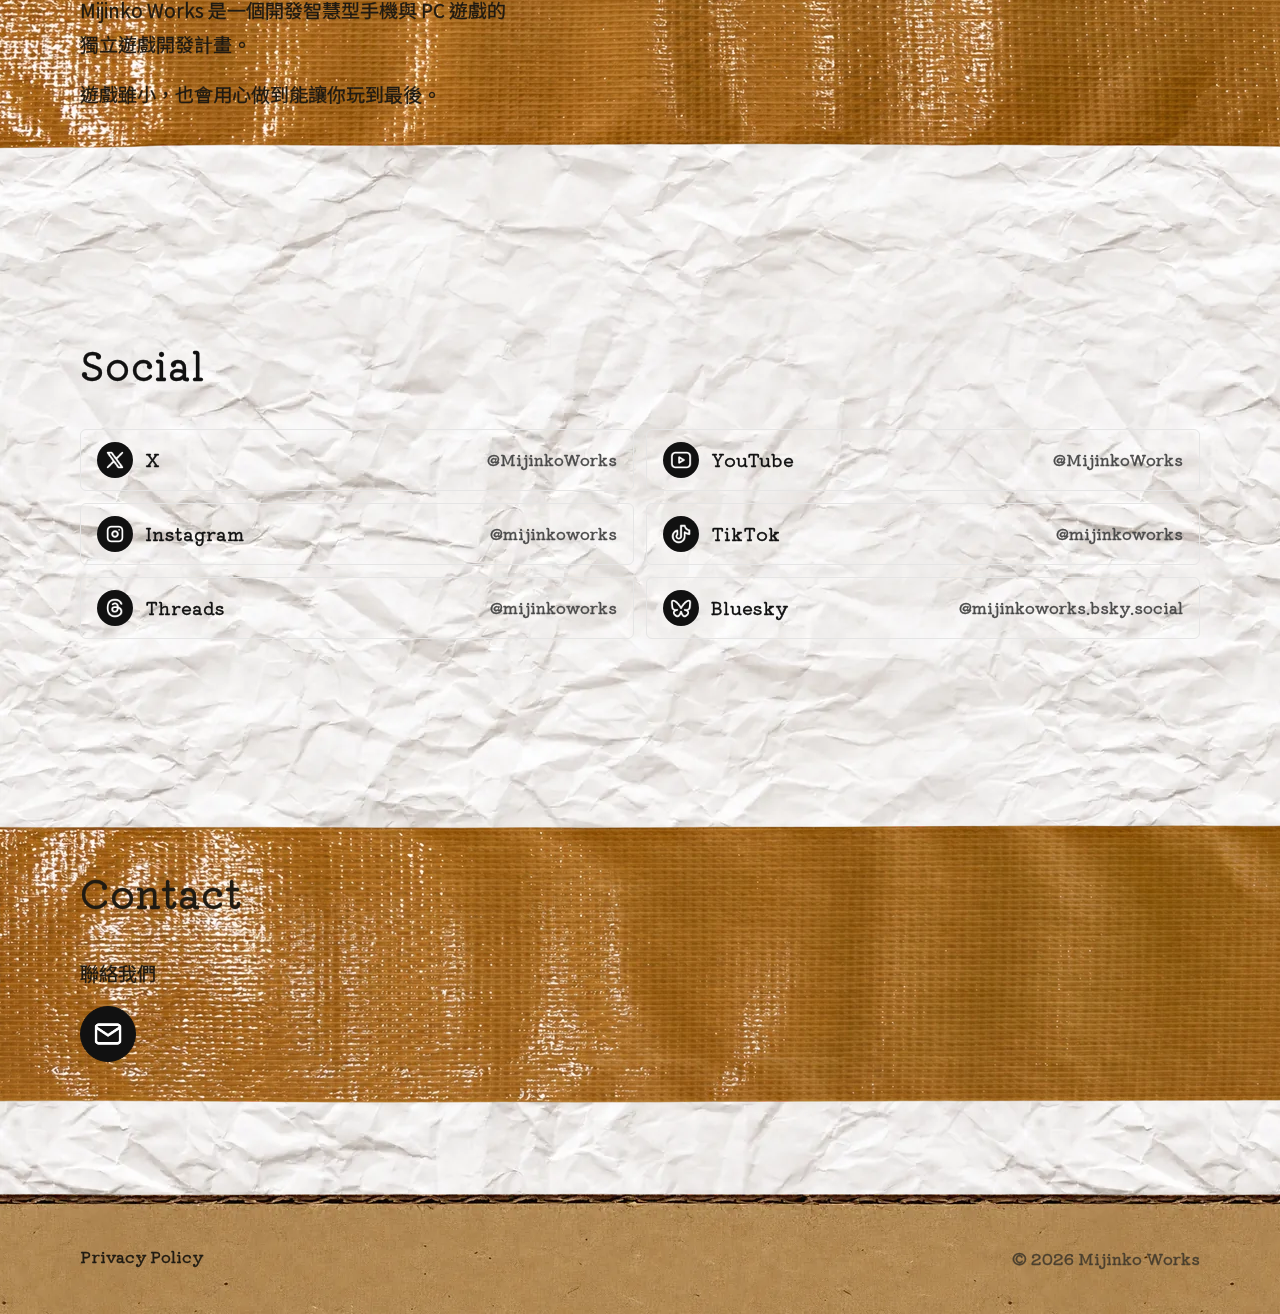
<file: src/zh-tw/index.html>
<!DOCTYPE html>
<html lang="zh-TW">
<head>
  <meta charset="UTF-8">
  <meta name="viewport" content="width=device-width, initial-scale=1">
  <title>Mijinko Works</title>
  <meta name="description" content="Mijinko Works 是一個開發智慧型手機與 PC 遊戲的獨立遊戲開發計畫。">
  <link rel="canonical" href="https://mijinkoworks.com/zh-tw/">
  <!-- 言語別ページ。x-default は日本語 / Language versions; x-default is Japanese -->
  <link rel="alternate" hreflang="ja" href="https://mijinkoworks.com/">
  <link rel="alternate" hreflang="en" href="https://mijinkoworks.com/en/">
  <link rel="alternate" hreflang="zh-CN" href="https://mijinkoworks.com/zh-cn/">
  <link rel="alternate" hreflang="zh-TW" href="https://mijinkoworks.com/zh-tw/">
  <link rel="alternate" hreflang="ko" href="https://mijinkoworks.com/ko/">
  <link rel="alternate" hreflang="x-default" href="https://mijinkoworks.com/">

  <!-- Open Graph -->
  <meta property="og:type" content="website">
  <meta property="og:site_name" content="Mijinko Works">
  <meta property="og:title" content="Mijinko Works">
  <meta property="og:description" content="Mijinko Works 是一個開發智慧型手機與 PC 遊戲的獨立遊戲開發計畫。">
  <meta property="og:url" content="https://mijinkoworks.com/zh-tw/">
  <meta property="og:locale" content="zh_TW">
  <meta property="og:locale:alternate" content="ja_JP">
  <meta property="og:locale:alternate" content="en_US">
  <meta property="og:locale:alternate" content="zh_CN">
  <meta property="og:locale:alternate" content="ko_KR">
  <!-- Share thumbnail (1200x630, assets/logo/og-image.jpg). Must be an absolute URL, so it assumes the production domain -->
  <meta property="og:image" content="https://mijinkoworks.com/assets/logo/og-image.jpg">
  <meta property="og:image:width" content="1200">
  <meta property="og:image:height" content="630">
  <meta name="twitter:card" content="summary_large_image">

  <!-- Favicon (browser tab): same source icon as the header -->
  <link rel="icon" type="image/png" href="../assets/icons/Mijinko%20Works%20Icon.png">
  <!-- Home screen / desktop icons and web app manifest -->
  <link rel="apple-touch-icon" sizes="180x180" href="../assets/icons/app/apple-touch-icon.png">
  <link rel="manifest" href="../site.webmanifest">
  <meta name="theme-color" content="#C9A46B">

  <!-- Web font (Noto Sans TC, this language only): core contains just the characters on this page, so preload it -->
  <link rel="preload" href="../assets/fonts/noto-sans-tc-core.woff2" as="font" type="font/woff2" crossorigin>
  <link rel="stylesheet" href="../css/fonts.css">
  <link rel="stylesheet" href="../css/style.css">
</head>
<body class="lang-zh-tw">
  <!--
    Intro (animated logo GIF)
    - Controlled by js/main.js (plays once, then slowly fades out / click or Esc skips it / shown once per session)
    - The GIF loops, so a still image identical to the last frame (_end.png) sits underneath and
      replaces the GIF when the fade starts (no visible change)
    - Hidden via noscript CSS when JavaScript is off, so the page is readable as-is
    - Also not shown when the OS "reduce motion" setting is on
  -->
  <noscript><style>.intro { display: none; }</style></noscript>
  <div class="intro" id="intro" role="dialog" aria-label="Mijinko Works 片頭">
    <div class="intro__stage">
      <img class="intro__logo intro__logo--end" src="../assets/logo/Mijinko_Works_Logo_Animation_end.png" alt="" width="1021" height="198" aria-hidden="true">
      <img class="intro__logo intro__logo--gif" src="../assets/logo/Mijinko_Works_Logo_Animation.gif" alt="Mijinko Works" width="1021" height="198">
    </div>
    <button class="intro__skip" type="button">跳過</button>
  </div>
  <script>
    /* Decide before first paint: no intro on repeat visits in this session or when "reduce motion" is on (see js/main.js) */
    (function () {
      var intro = document.getElementById('intro');
      var seen = false;
      try { seen = sessionStorage.getItem('mw-intro-seen') === '1'; } catch (e) {}
      var reduce = window.matchMedia && window.matchMedia('(prefers-reduced-motion: reduce)').matches;
      if (seen || reduce) {
        intro.parentNode.removeChild(intro);
      } else {
        document.documentElement.classList.add('is-intro');
      }
    })();
  </script>

  <a class="skip-link" href="#main">跳至正文</a>

  <header class="site-header">
    <div class="container site-header__inner">
      <a class="site-logo" href="./" aria-label="Mijinko Works 首頁">
        <img src="../assets/icons/mijinko-works-icon-transparent.png" alt="Mijinko Works" width="355" height="392">
      </a>
      <nav class="site-nav" aria-label="網站導覽">
        <ul class="site-nav__list">
          <li><a href="#games">Games</a></li>
          <li><a href="#about">About</a></li>
          <li><a href="#social">Social</a></li>
          <li><a href="#contact">Contact</a></li>
        </ul>
      </nav>
      <!-- 言語切り替え: ヘッダーには現在の言語だけを出し、押すと一覧（国旗＋言語名）が開く。JavaScript 無しでも <details> で動く。
           国旗（flag-icons・MIT）は必ず言語名と併記する（言語と旗は 1 対 1 ではない） -->
      <details class="lang-switch">
        <summary class="lang-switch__current" aria-label="言語 / Language"><img class="lang-switch__flag" src="../assets/flags/tw.svg" alt="" width="640" height="480"><span lang="zh-TW">繁體中文</span><span class="lang-switch__chevron" aria-hidden="true"></span></summary>
        <ul class="lang-switch__list">
          <li><a class="lang-switch__link" href="../" lang="ja" hreflang="ja"><img class="lang-switch__flag" src="../assets/flags/jp.svg" alt="" width="640" height="480"><span>日本語</span></a></li>
          <li><a class="lang-switch__link" href="../en/" lang="en" hreflang="en"><img class="lang-switch__flag" src="../assets/flags/us.svg" alt="" width="640" height="480"><span>English</span></a></li>
          <li><a class="lang-switch__link" href="../zh-cn/" lang="zh-CN" hreflang="zh-CN"><img class="lang-switch__flag" src="../assets/flags/cn.svg" alt="" width="640" height="480"><span>简体中文</span></a></li>
          <li><a class="lang-switch__link" href="./" lang="zh-TW" hreflang="zh-TW" aria-current="page"><img class="lang-switch__flag" src="../assets/flags/tw.svg" alt="" width="640" height="480"><span>繁體中文</span></a></li>
          <li><a class="lang-switch__link" href="../ko/" lang="ko" hreflang="ko"><img class="lang-switch__flag" src="../assets/flags/kr.svg" alt="" width="640" height="480"><span>한국어</span></a></li>
        </ul>
      </details>
    </div>
  </header>

  <main id="main">

    <!-- Hero -->
    <section class="hero" aria-labelledby="hero-title">
      <div class="container hero__inner">
        <h1 class="hero__title" id="hero-title">
          <img class="hero__logo" src="../assets/logo/Mijinko_Works_logo_transparent.png" alt="Mijinko Works" width="960" height="171">
        </h1>
        <p class="hero__lead">我們製作智慧型手機與 PC 遊戲。</p>
        <p class="hero__sub">Indie Game Developer from Japan.</p>
      </div>
    </section>

    <!-- Games -->
    <section class="section section--games" id="games" aria-labelledby="games-title">
      <div class="container">
        <h2 class="section__title" id="games-title">Games</h2>

        <ul class="game-list">

          <!-- Mijiname: Pond Frontier (ミジナメの池開拓記) -->
          <li class="game-card">
            <!-- Decoration: masking tape holding the picture on the paper (CSS background, angle fixed via :nth-child). Future rubber stamps go here as .game-card__stamp -->
            <span class="game-card__tape game-card__tape--left" aria-hidden="true"></span>
            <span class="game-card__tape game-card__tape--right" aria-hidden="true"></span>
            <div class="game-card__media">
              <picture>
                <source srcset="../assets/games/mijiname-pond-frontier/icon.webp" type="image/webp">
                <img src="../assets/games/mijiname-pond-frontier/icon.png" alt="水黽池開拓記" width="800" height="800" loading="lazy">
              </picture>
            </div>
            <div class="game-card__body">
              <h3 class="game-card__title">水黽池開拓記</h3>
              <p class="game-card__desc">用黏液畫線擴張地盤的圈地動作益智遊戲。</p>
              <p class="game-card__status" data-status="in-development">In Development</p>
              <!-- TODO: add store links after release (App Store / Google Play / Steam etc.). Never link to URLs that do not exist yet -->
            </div>
          </li>

          <!-- Nekonarabe Gomoku (ねこならべ五目) -->
          <li class="game-card">
            <!-- Decoration: masking tape holding the picture on the paper (CSS background, angle fixed via :nth-child). Future rubber stamps go here as .game-card__stamp -->
            <span class="game-card__tape game-card__tape--left" aria-hidden="true"></span>
            <span class="game-card__tape game-card__tape--right" aria-hidden="true"></span>
            <div class="game-card__media">
              <picture>
                <source srcset="../assets/games/neko-narabe-gomoku/icon.webp" type="image/webp">
                <img src="../assets/games/neko-narabe-gomoku/icon.png" alt="Nekonarabe Gomoku" width="800" height="800" loading="lazy">
              </picture>
            </div>
            <div class="game-card__body">
              <!-- TODO: English title, description and status are provisional; confirm once the game's official English name is decided -->
              <h3 class="game-card__title">Nekonarabe Gomoku</h3>
              <p class="game-card__desc">把貓咪排成一排的簡單五子棋。</p>
              <p class="game-card__status" data-status="in-development">In Development</p>
              <!-- TODO: add store links after release (App Store / Google Play etc.). Never link to URLs that do not exist yet -->
            </div>
          </li>

          <!-- Nekonarabe Reversi (ねこならべリバーシ) -->
          <li class="game-card">
            <!-- Decoration: masking tape holding the picture on the paper (CSS background, angle fixed via :nth-child). Future rubber stamps go here as .game-card__stamp -->
            <span class="game-card__tape game-card__tape--left" aria-hidden="true"></span>
            <span class="game-card__tape game-card__tape--right" aria-hidden="true"></span>
            <div class="game-card__media">
              <picture>
                <source srcset="../assets/games/neko-narabe-reversi/icon.webp" type="image/webp">
                <img src="../assets/games/neko-narabe-reversi/icon.png" alt="Nekonarabe Reversi" width="800" height="800" loading="lazy">
              </picture>
            </div>
            <div class="game-card__body">
              <!-- TODO: English title, description and status are provisional; confirm once the game's official English name is decided -->
              <h3 class="game-card__title">Nekonarabe Reversi</h3>
              <p class="game-card__desc">把貓咪排成一排的簡單黑白棋。</p>
              <p class="game-card__status" data-status="in-development">In Development</p>
              <!-- TODO: add store links after release (App Store / Google Play etc.). Never link to URLs that do not exist yet -->
            </div>
          </li>

        </ul>
      </div>
    </section>

    <!-- About -->
    <!-- About / Contact sit on top of a strip of packing tape (packing_tape_01 / 02) -->
    <section class="section section--tape section--tape-01" id="about" aria-labelledby="about-title">
      <div class="container">
        <h2 class="section__title" id="about-title">About</h2>
        <p class="about__text">
          Mijinko Works 是一個開發智慧型手機與 PC 遊戲的<br class="br-pc">
          獨立遊戲開發計畫。
        </p>
        <p class="about__text">
          遊戲雖小，也會用心做到能讓你玩到最後。
        </p>
      </div>
    </section>

    <!-- Social -->
    <section class="section" id="social" aria-labelledby="social-title">
      <div class="container">
        <h2 class="section__title" id="social-title">Social</h2>
        <!-- Icons are Tabler Icons (brand-*) in white. The service name is always shown as text -->
        <ul class="social-list">
          <li>
            <a class="social-link" href="https://x.com/MijinkoWorks" target="_blank" rel="noopener noreferrer">
              <span class="social-link__icon"><img src="../assets/icons/brand-x-white.png" alt="" width="240" height="240"></span>
              <span class="social-link__name">X</span>
              <span class="social-link__handle">@MijinkoWorks</span>
            </a>
          </li>
          <li>
            <a class="social-link" href="https://www.youtube.com/@MijinkoWorks" target="_blank" rel="noopener noreferrer">
              <span class="social-link__icon"><img src="../assets/icons/brand-youtube-white.png" alt="" width="240" height="240"></span>
              <span class="social-link__name">YouTube</span>
              <span class="social-link__handle">@MijinkoWorks</span>
            </a>
          </li>
          <li>
            <a class="social-link" href="https://www.instagram.com/mijinkoworks/" target="_blank" rel="noopener noreferrer">
              <span class="social-link__icon"><img src="../assets/icons/brand-instagram-white.png" alt="" width="240" height="240"></span>
              <span class="social-link__name">Instagram</span>
              <span class="social-link__handle">@mijinkoworks</span>
            </a>
          </li>
          <li>
            <a class="social-link" href="https://www.tiktok.com/@mijinkoworks" target="_blank" rel="noopener noreferrer">
              <span class="social-link__icon"><img src="../assets/icons/brand-tiktok-white.png" alt="" width="240" height="240"></span>
              <span class="social-link__name">TikTok</span>
              <span class="social-link__handle">@mijinkoworks</span>
            </a>
          </li>
          <li>
            <a class="social-link" href="https://www.threads.net/@mijinkoworks" target="_blank" rel="noopener noreferrer">
              <span class="social-link__icon"><img src="../assets/icons/brand-threads-white.png" alt="" width="240" height="240"></span>
              <span class="social-link__name">Threads</span>
              <span class="social-link__handle">@mijinkoworks</span>
            </a>
          </li>
          <li>
            <a class="social-link" href="https://bsky.app/profile/mijinkoworks.bsky.social" target="_blank" rel="noopener noreferrer">
              <span class="social-link__icon"><img src="../assets/icons/brand-bluesky-white.png" alt="" width="240" height="240"></span>
              <span class="social-link__name">Bluesky</span>
              <span class="social-link__handle">@mijinkoworks.bsky.social</span>
            </a>
          </li>
        </ul>
      </div>
    </section>

    <!-- Contact -->
    <section class="section section--tape section--tape-02" id="contact" aria-labelledby="contact-title">
      <div class="container">
        <h2 class="section__title" id="contact-title">Contact</h2>
        <p class="contact__text">聯絡我們</p>
        <p class="contact__mail">
          <a class="contact__mail-link" href="mailto:contact@mijinkoworks.com" aria-label="透過電子郵件聯絡我們">
            <img src="../assets/icons/mail-white.png" alt="" width="240" height="240">
          </a>
        </p>
      </div>
    </section>

  </main>

  <footer class="site-footer">
    <div class="container site-footer__inner">
      <nav class="site-footer__nav" aria-label="頁尾導覽">
        <a href="privacy/">Privacy Policy</a>
      </nav>
      <p class="site-footer__copy">
        &copy; <span class="js-year">2026</span> Mijinko Works
      </p>
    </div>
  </footer>

  <script src="../js/main.js" defer></script>
</body>
</html>
</file>
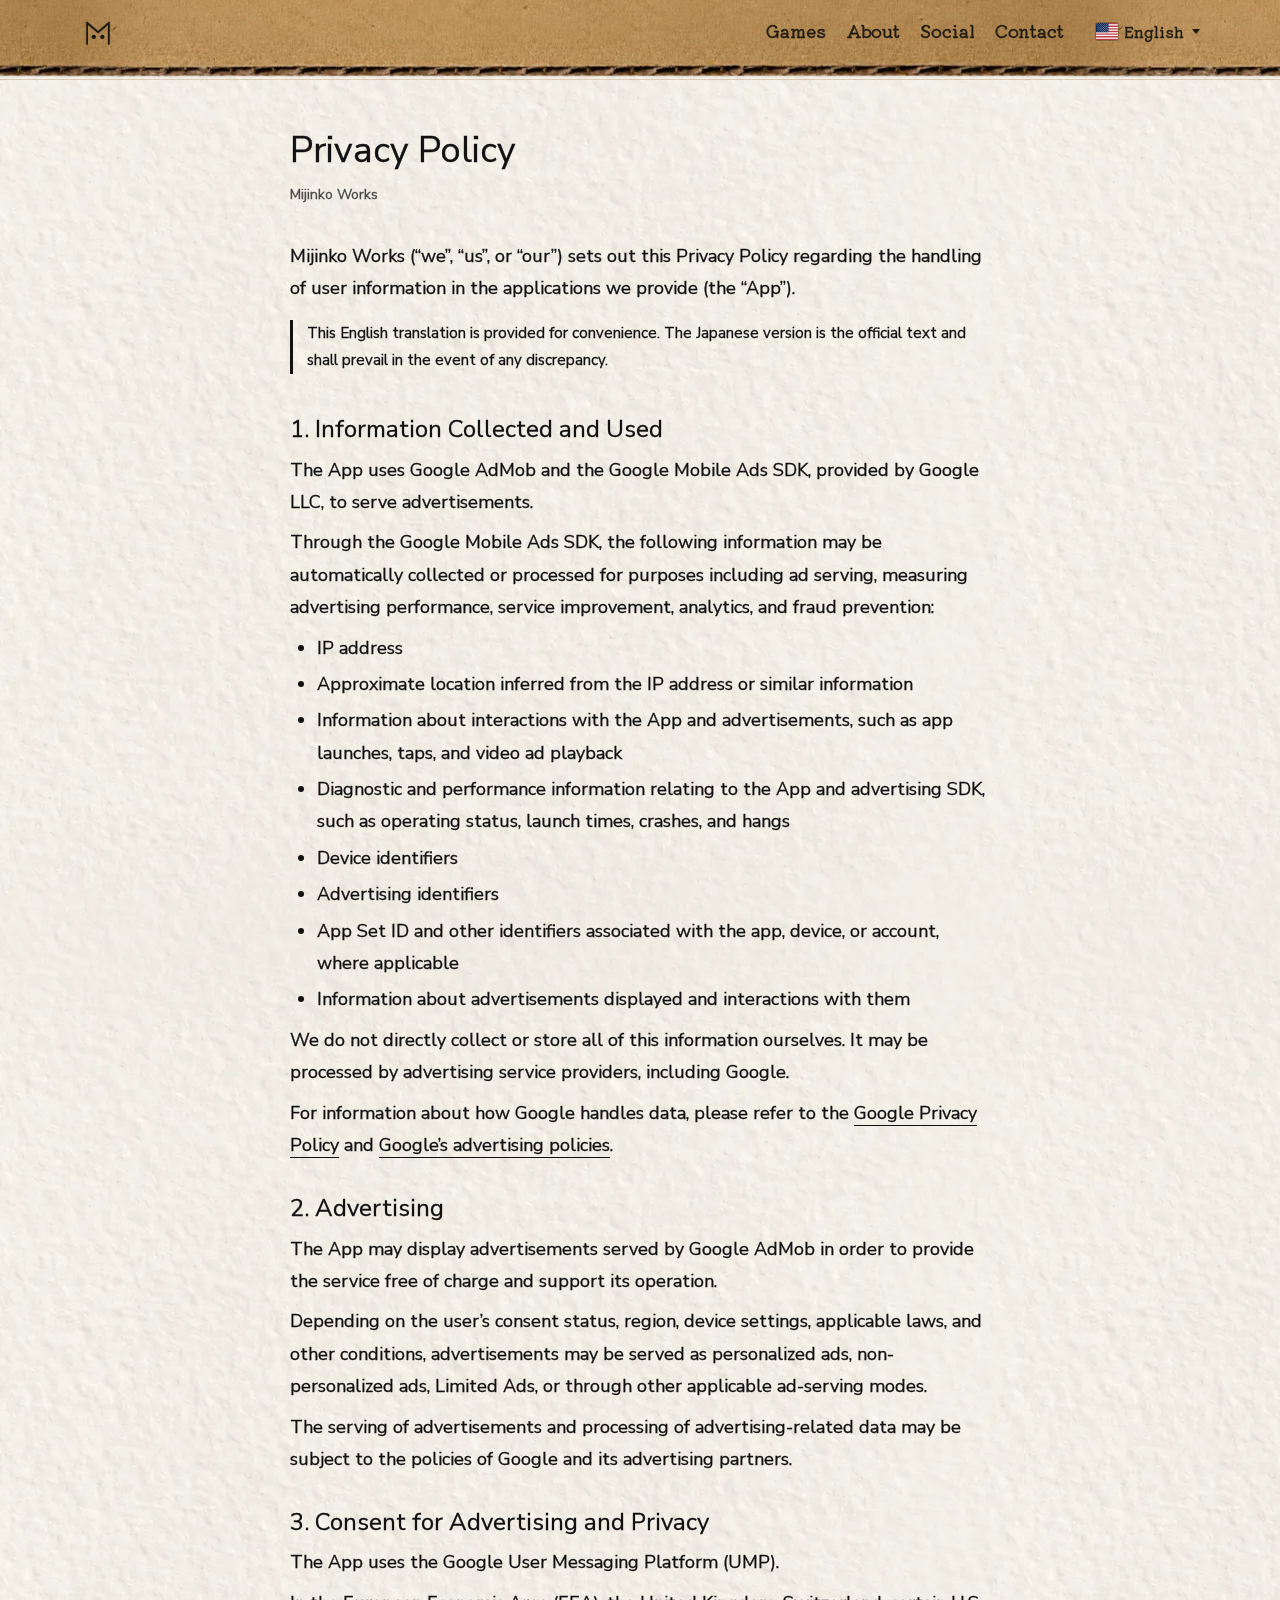
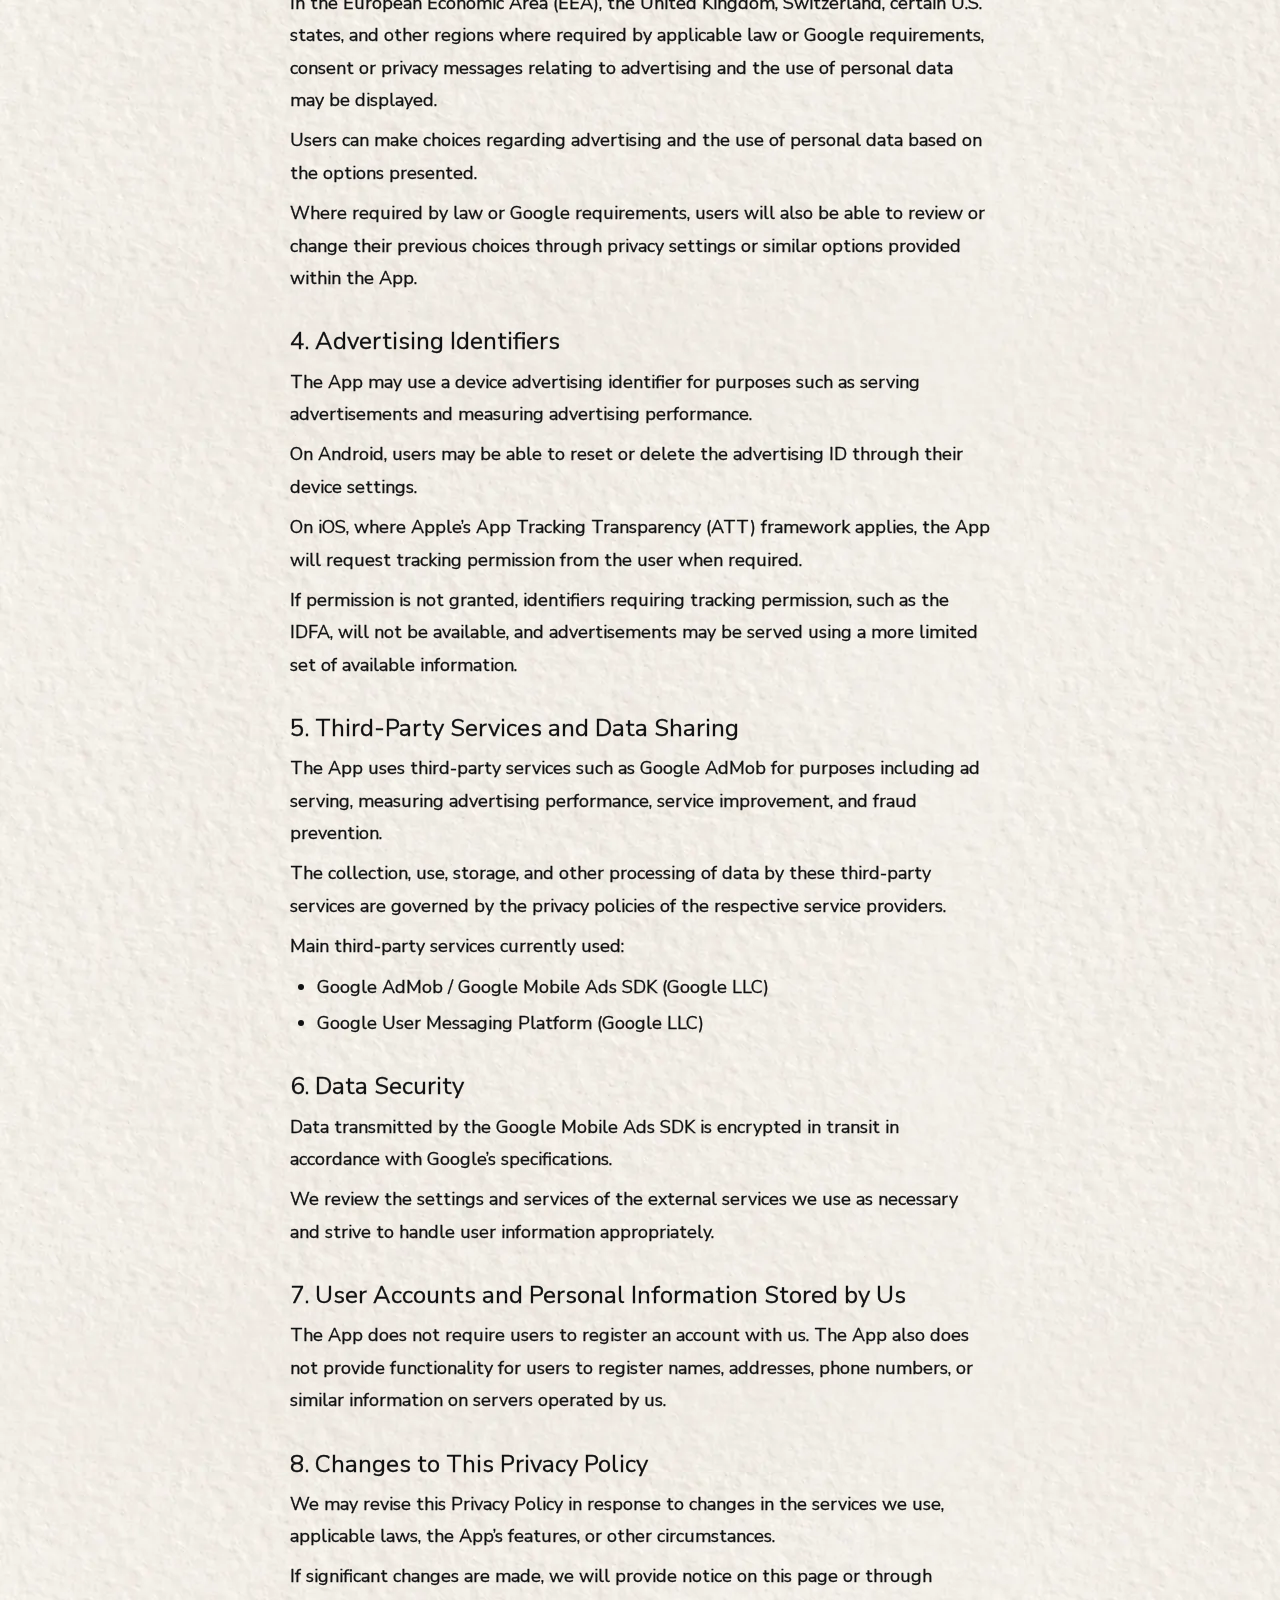
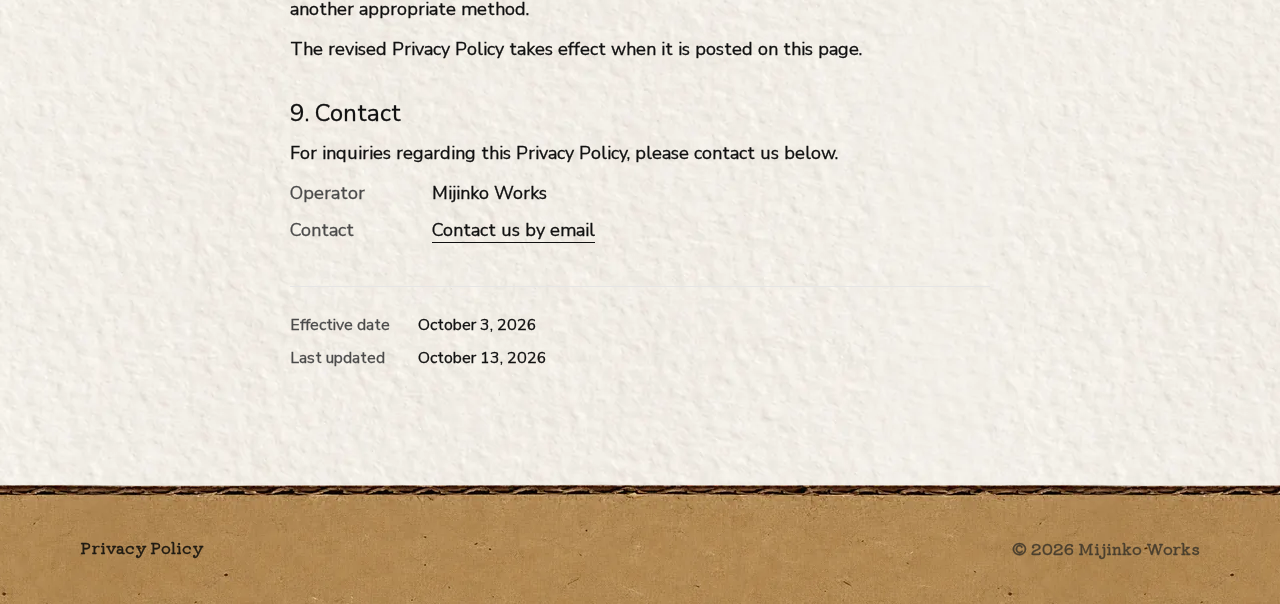
<file: src/en/privacy/index.html>
<!DOCTYPE html>
<html lang="en">
<head>
  <meta charset="UTF-8">
  <meta name="viewport" content="width=device-width, initial-scale=1">
  <title>Privacy Policy | Mijinko Works</title>
  <meta name="description" content="Privacy Policy for the games and website provided by Mijinko Works.">
  <link rel="canonical" href="https://mijinkoworks.com/en/privacy/">
  <!-- 言語別ページ。x-default は日本語 / Language versions; x-default is Japanese -->
  <link rel="alternate" hreflang="ja" href="https://mijinkoworks.com/privacy/">
  <link rel="alternate" hreflang="en" href="https://mijinkoworks.com/en/privacy/">
  <link rel="alternate" hreflang="zh-CN" href="https://mijinkoworks.com/zh-cn/privacy/">
  <link rel="alternate" hreflang="zh-TW" href="https://mijinkoworks.com/zh-tw/privacy/">
  <link rel="alternate" hreflang="ko" href="https://mijinkoworks.com/ko/privacy/">
  <link rel="alternate" hreflang="x-default" href="https://mijinkoworks.com/privacy/">

  <!-- Open Graph -->
  <meta property="og:type" content="article">
  <meta property="og:site_name" content="Mijinko Works">
  <meta property="og:title" content="Privacy Policy | Mijinko Works">
  <meta property="og:description" content="Privacy Policy for the games and website provided by Mijinko Works.">
  <meta property="og:url" content="https://mijinkoworks.com/en/privacy/">
  <meta property="og:locale" content="en_US">
  <meta property="og:locale:alternate" content="ja_JP">
  <meta property="og:locale:alternate" content="zh_CN">
  <meta property="og:locale:alternate" content="zh_TW">
  <meta property="og:locale:alternate" content="ko_KR">
  <!-- Share thumbnail (1200x630, assets/logo/og-image.jpg). Must be an absolute URL, so it assumes the production domain -->
  <meta property="og:image" content="https://mijinkoworks.com/assets/logo/og-image.jpg">
  <meta property="og:image:width" content="1200">
  <meta property="og:image:height" content="630">
  <meta name="twitter:card" content="summary_large_image">

  <!-- Favicon (browser tab): same source icon as the header -->
  <link rel="icon" type="image/png" href="../../assets/icons/Mijinko%20Works%20Icon.png">
  <!-- Home screen / desktop icons and web app manifest -->
  <link rel="apple-touch-icon" sizes="180x180" href="../../assets/icons/app/apple-touch-icon.png">
  <link rel="manifest" href="../../site.webmanifest">
  <meta name="theme-color" content="#C9A46B">

  <!-- Web font (Nunito Sans, English pages only): core contains just the characters on this page, so preload it -->
  <link rel="preload" href="../../assets/fonts/nunito-sans-core.woff2" as="font" type="font/woff2" crossorigin>
  <link rel="stylesheet" href="../../css/fonts.css">
  <link rel="stylesheet" href="../../css/style.css">
</head>
<body class="page-privacy lang-en">
  <a class="skip-link" href="#main">Skip to content</a>

  <header class="site-header">
    <div class="container site-header__inner">
      <a class="site-logo" href="../" aria-label="Mijinko Works home">
        <img src="../../assets/icons/mijinko-works-icon-transparent.png" alt="Mijinko Works" width="355" height="392">
      </a>
      <nav class="site-nav" aria-label="Site navigation">
        <ul class="site-nav__list">
          <li><a href="../#games">Games</a></li>
          <li><a href="../#about">About</a></li>
          <li><a href="../#social">Social</a></li>
          <li><a href="../#contact">Contact</a></li>
        </ul>
      </nav>
      <!-- 言語切り替え: ヘッダーには現在の言語だけを出し、押すと一覧（国旗＋言語名）が開く。JavaScript 無しでも <details> で動く。
           国旗（flag-icons・MIT）は必ず言語名と併記する（言語と旗は 1 対 1 ではない） -->
      <details class="lang-switch">
        <summary class="lang-switch__current" aria-label="言語 / Language"><img class="lang-switch__flag" src="../../assets/flags/us.svg" alt="" width="640" height="480"><span lang="en">English</span><span class="lang-switch__chevron" aria-hidden="true"></span></summary>
        <ul class="lang-switch__list">
          <li><a class="lang-switch__link" href="../../privacy/" lang="ja" hreflang="ja"><img class="lang-switch__flag" src="../../assets/flags/jp.svg" alt="" width="640" height="480"><span>日本語</span></a></li>
          <li><a class="lang-switch__link" href="./" lang="en" hreflang="en" aria-current="page"><img class="lang-switch__flag" src="../../assets/flags/us.svg" alt="" width="640" height="480"><span>English</span></a></li>
          <li><a class="lang-switch__link" href="../../zh-cn/privacy/" lang="zh-CN" hreflang="zh-CN"><img class="lang-switch__flag" src="../../assets/flags/cn.svg" alt="" width="640" height="480"><span>简体中文</span></a></li>
          <li><a class="lang-switch__link" href="../../zh-tw/privacy/" lang="zh-TW" hreflang="zh-TW"><img class="lang-switch__flag" src="../../assets/flags/tw.svg" alt="" width="640" height="480"><span>繁體中文</span></a></li>
          <li><a class="lang-switch__link" href="../../ko/privacy/" lang="ko" hreflang="ko"><img class="lang-switch__flag" src="../../assets/flags/kr.svg" alt="" width="640" height="480"><span>한국어</span></a></li>
        </ul>
      </details>
    </div>
  </header>

  <main id="main">
    <article class="page">
      <div class="container container--narrow">
        <h1 class="page__title">Privacy Policy</h1>
        <p class="page__updated">Mijinko Works</p>

        <div class="policy">
          <!--
            This page is a translation of the Japanese Privacy Policy (/privacy/), which is the official text.
            When the Japanese text changes, re-translate this page directly from the Japanese (never via another translation).
            Section numbers are added automatically by a CSS counter (.policy__section).
          -->
          <p class="policy__lead">Mijinko Works (“we”, “us”, or “our”) sets out this Privacy Policy regarding the handling of user information in the applications we provide (the “App”).</p>
          <p class="policy__note">This English translation is provided for convenience. The Japanese version is the official text and shall prevail in the event of any discrepancy.</p>

          <section class="page__section policy__section" aria-labelledby="pp-collected">
            <h2 id="pp-collected">Information Collected and Used</h2>
            <p>The App uses Google AdMob and the Google Mobile Ads SDK, provided by Google LLC, to serve advertisements.</p>
            <p>Through the Google Mobile Ads SDK, the following information may be automatically collected or processed for purposes including ad serving, measuring advertising performance, service improvement, analytics, and fraud prevention:</p>
            <ul>
              <li>IP address</li>
              <li>Approximate location inferred from the IP address or similar information</li>
              <li>Information about interactions with the App and advertisements, such as app launches, taps, and video ad playback</li>
              <li>Diagnostic and performance information relating to the App and advertising SDK, such as operating status, launch times, crashes, and hangs</li>
              <li>Device identifiers</li>
              <li>Advertising identifiers</li>
              <li>App Set ID and other identifiers associated with the app, device, or account, where applicable</li>
              <li>Information about advertisements displayed and interactions with them</li>
            </ul>
            <p>We do not directly collect or store all of this information ourselves. It may be processed by advertising service providers, including Google.</p>
            <p>For information about how Google handles data, please refer to the <a href="https://policies.google.com/privacy" target="_blank" rel="noopener noreferrer">Google Privacy Policy</a> and <a href="https://policies.google.com/technologies/ads" target="_blank" rel="noopener noreferrer">Google’s advertising policies</a>.</p>
          </section>

          <section class="page__section policy__section" aria-labelledby="pp-ads">
            <h2 id="pp-ads">Advertising</h2>
            <p>The App may display advertisements served by Google AdMob in order to provide the service free of charge and support its operation.</p>
            <p>Depending on the user’s consent status, region, device settings, applicable laws, and other conditions, advertisements may be served as personalized ads, non-personalized ads, Limited Ads, or through other applicable ad-serving modes.</p>
            <p>The serving of advertisements and processing of advertising-related data may be subject to the policies of Google and its advertising partners.</p>
          </section>

          <section class="page__section policy__section" aria-labelledby="pp-consent">
            <h2 id="pp-consent">Consent for Advertising and Privacy</h2>
            <p>The App uses the Google User Messaging Platform (UMP).</p>
            <p>In the European Economic Area (EEA), the United Kingdom, Switzerland, certain U.S. states, and other regions where required by applicable law or Google requirements, consent or privacy messages relating to advertising and the use of personal data may be displayed.</p>
            <p>Users can make choices regarding advertising and the use of personal data based on the options presented.</p>
            <p>Where required by law or Google requirements, users will also be able to review or change their previous choices through privacy settings or similar options provided within the App.</p>
          </section>

          <section class="page__section policy__section" aria-labelledby="pp-adid">
            <h2 id="pp-adid">Advertising Identifiers</h2>
            <p>The App may use a device advertising identifier for purposes such as serving advertisements and measuring advertising performance.</p>
            <p>On Android, users may be able to reset or delete the advertising ID through their device settings.</p>
            <p>On iOS, where Apple’s App Tracking Transparency (ATT) framework applies, the App will request tracking permission from the user when required.</p>
            <p>If permission is not granted, identifiers requiring tracking permission, such as the IDFA, will not be available, and advertisements may be served using a more limited set of available information.</p>
          </section>

          <section class="page__section policy__section" aria-labelledby="pp-third-party">
            <h2 id="pp-third-party">Third-Party Services and Data Sharing</h2>
            <p>The App uses third-party services such as Google AdMob for purposes including ad serving, measuring advertising performance, service improvement, and fraud prevention.</p>
            <p>The collection, use, storage, and other processing of data by these third-party services are governed by the privacy policies of the respective service providers.</p>
            <p>Main third-party services currently used:</p>
            <!-- Add Firebase / Unity Analytics etc. here and in the text only if actually integrated (not integrated as of 2026-10-13) -->
            <ul>
              <li>Google AdMob / Google Mobile Ads SDK (Google LLC)</li>
              <li>Google User Messaging Platform (Google LLC)</li>
            </ul>
          </section>

          <section class="page__section policy__section" aria-labelledby="pp-security">
            <h2 id="pp-security">Data Security</h2>
            <p>Data transmitted by the Google Mobile Ads SDK is encrypted in transit in accordance with Google’s specifications.</p>
            <p>We review the settings and services of the external services we use as necessary and strive to handle user information appropriately.</p>
          </section>

          <section class="page__section policy__section" aria-labelledby="pp-account">
            <h2 id="pp-account">User Accounts and Personal Information Stored by Us</h2>
            <!-- Rewrite this section if an account registration / login / profile feature is ever implemented -->
            <p>The App does not require users to register an account with us. The App also does not provide functionality for users to register names, addresses, phone numbers, or similar information on servers operated by us.</p>
          </section>

          <!--
            TODO (for the site owner; not shown on the public page): add a "Children’s Privacy" section here
            at the same time as the Japanese version (see the comment in /privacy/index.html). Same form as the other sections:
            <section class="page__section policy__section" aria-labelledby="pp-children">
              <h2 id="pp-children">…</h2>
              <p>…</p>
            </section>
          -->

          <section class="page__section policy__section" aria-labelledby="pp-changes">
            <h2 id="pp-changes">Changes to This Privacy Policy</h2>
            <p>We may revise this Privacy Policy in response to changes in the services we use, applicable laws, the App’s features, or other circumstances.</p>
            <p>If significant changes are made, we will provide notice on this page or through another appropriate method.</p>
            <p>The revised Privacy Policy takes effect when it is posted on this page.</p>
          </section>

          <section class="page__section policy__section" aria-labelledby="pp-contact">
            <h2 id="pp-contact">Contact</h2>
            <p>For inquiries regarding this Privacy Policy, please contact us below.</p>
            <dl class="policy__meta">
              <div>
                <dt>Operator</dt>
                <dd>Mijinko Works</dd>
              </div>
              <div>
                <dt>Contact</dt>
                <dd><a href="mailto:contact@mijinkoworks.com">Contact us by email</a></dd>
              </div>
            </dl>
          </section>

          <dl class="policy__meta policy__dates">
            <div>
              <dt>Effective date</dt>
              <dd><time datetime="2026-10-03">October 3, 2026</time></dd>
            </div>
            <div>
              <dt>Last updated</dt>
              <dd><time datetime="2026-10-13">October 13, 2026</time></dd>
            </div>
          </dl>
        </div>
      </div>
    </article>
  </main>

  <footer class="site-footer">
    <div class="container site-footer__inner">
      <nav class="site-footer__nav" aria-label="Footer navigation">
        <a href="./" aria-current="page">Privacy Policy</a>
      </nav>
      <p class="site-footer__copy">
        &copy; <span class="js-year">2026</span> Mijinko Works
      </p>
    </div>
  </footer>

  <script src="../../js/main.js" defer></script>
</body>
</html>
</file>
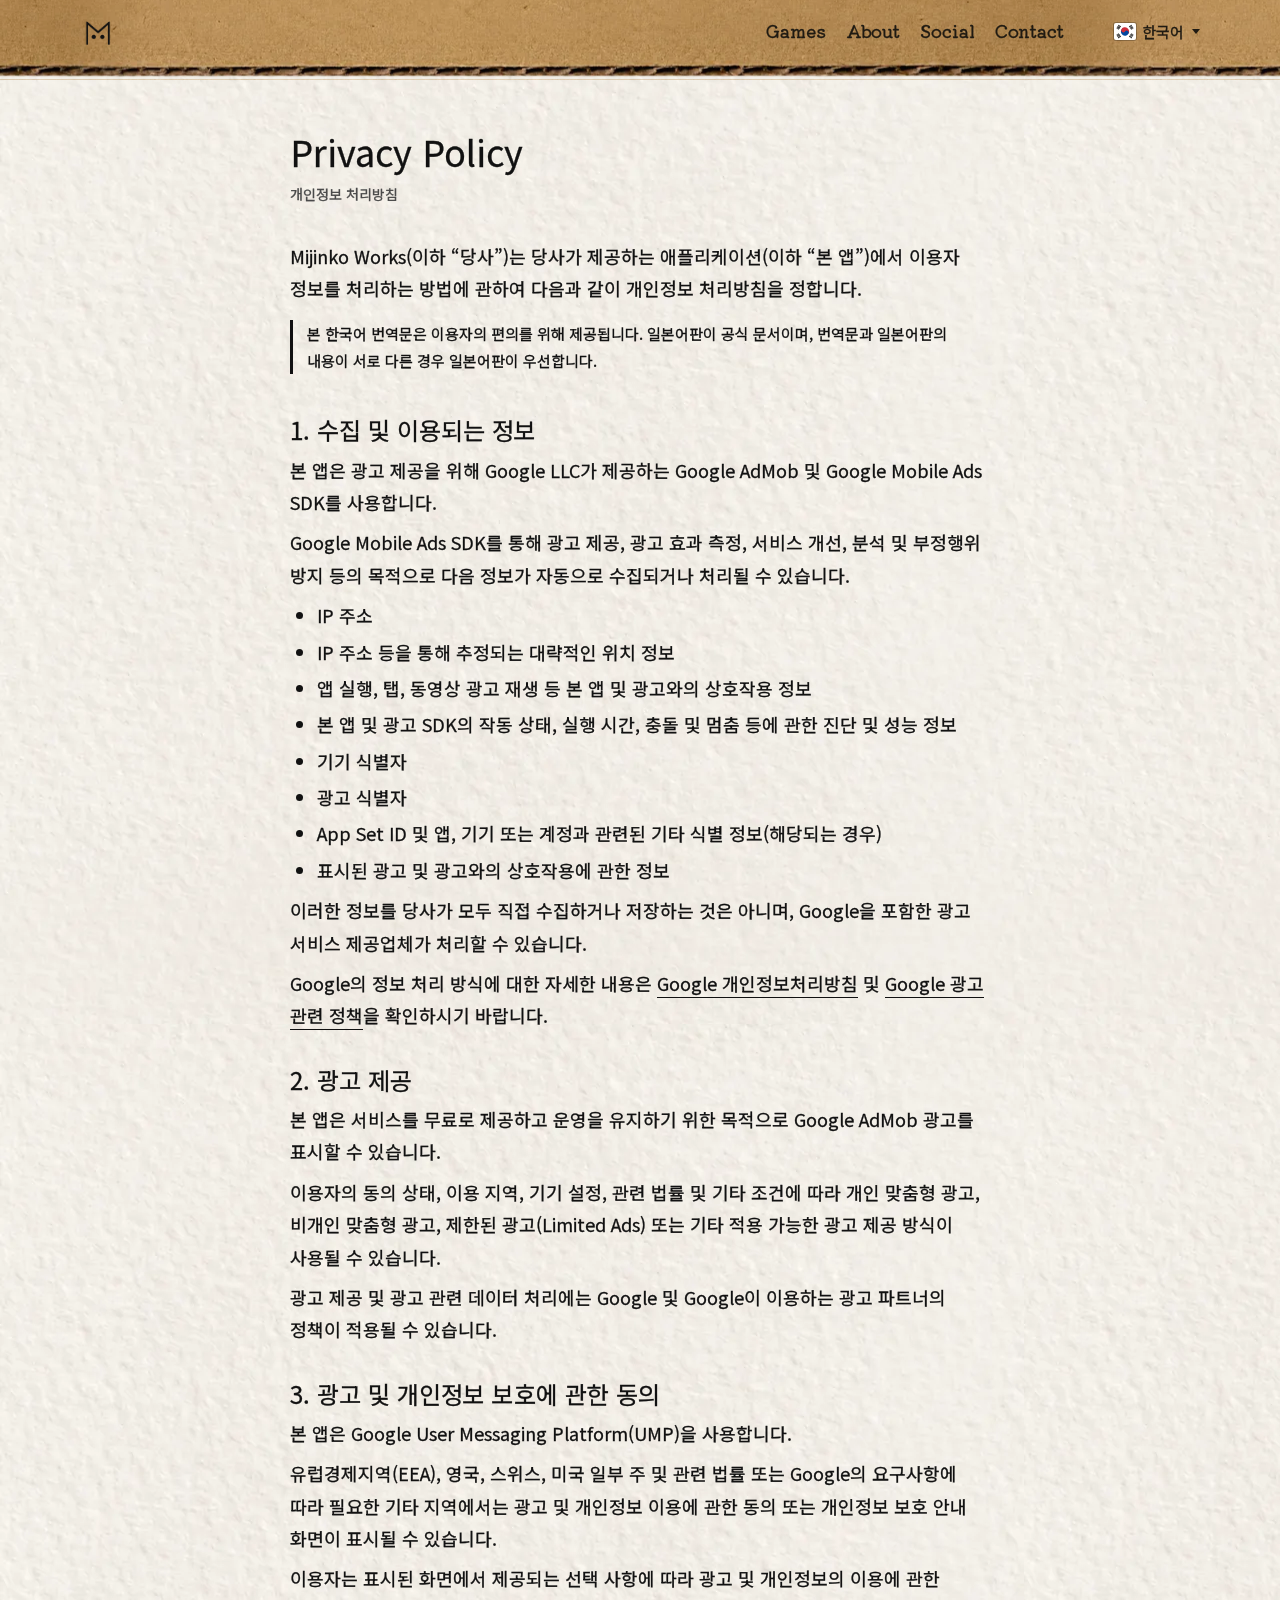
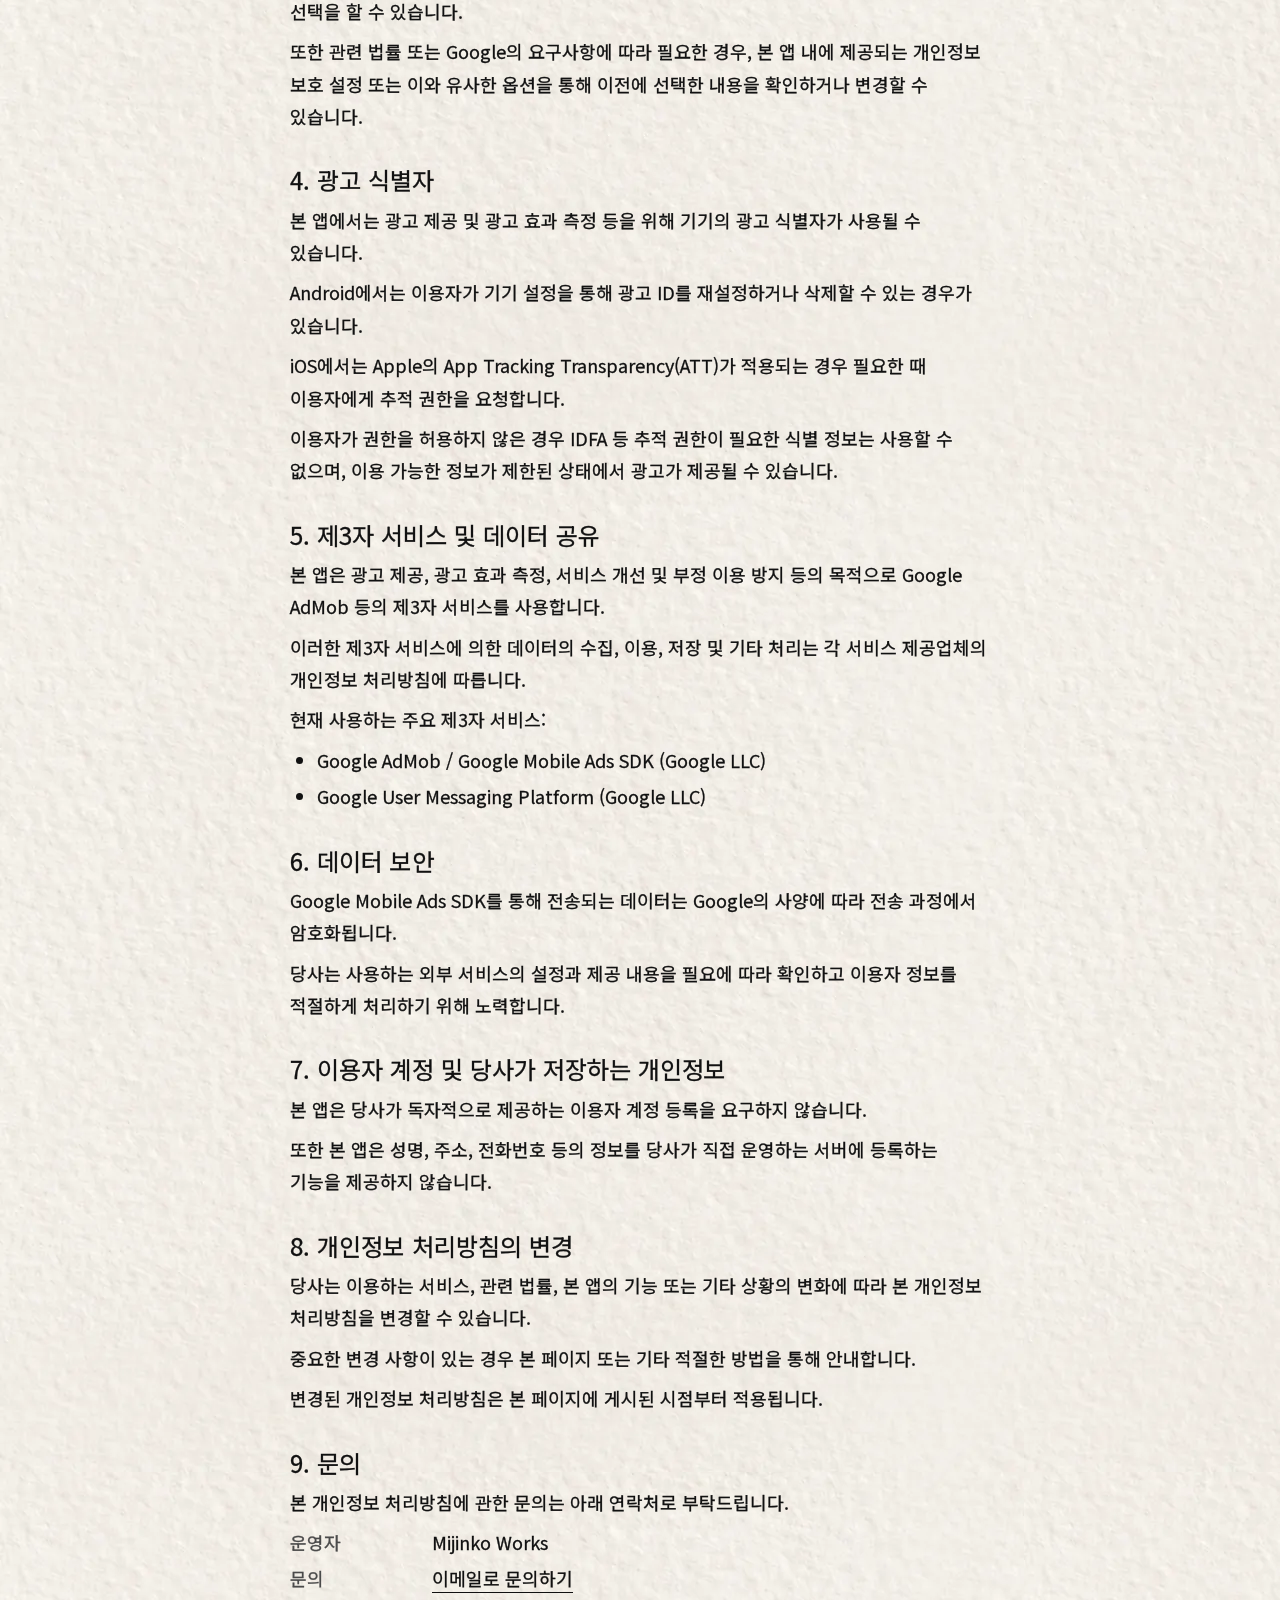
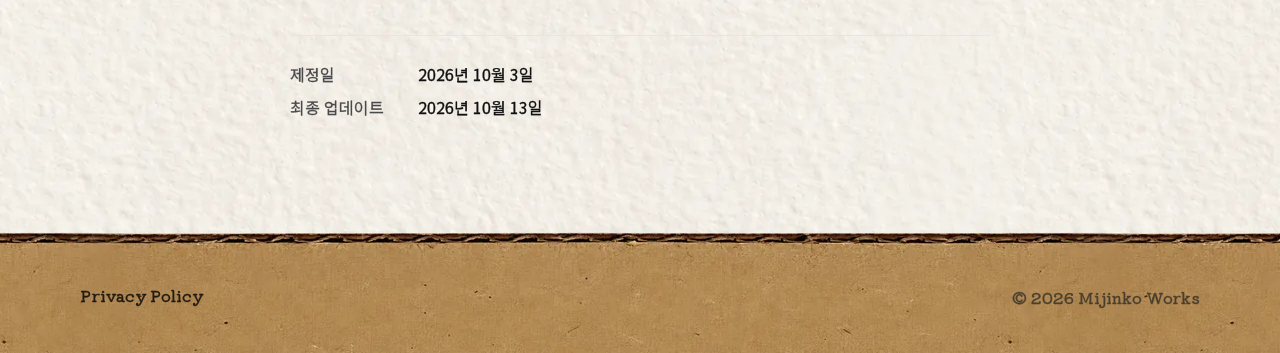
<file: src/ko/privacy/index.html>
<!DOCTYPE html>
<html lang="ko">
<head>
  <meta charset="UTF-8">
  <meta name="viewport" content="width=device-width, initial-scale=1">
  <title>Privacy Policy | Mijinko Works</title>
  <meta name="description" content="Mijinko Works가 제공하는 게임 및 웹사이트의 개인정보 처리방침입니다.">
  <link rel="canonical" href="https://mijinkoworks.com/ko/privacy/">
  <!-- 言語別ページ。x-default は日本語 / Language versions; x-default is Japanese -->
  <link rel="alternate" hreflang="ja" href="https://mijinkoworks.com/privacy/">
  <link rel="alternate" hreflang="en" href="https://mijinkoworks.com/en/privacy/">
  <link rel="alternate" hreflang="zh-CN" href="https://mijinkoworks.com/zh-cn/privacy/">
  <link rel="alternate" hreflang="zh-TW" href="https://mijinkoworks.com/zh-tw/privacy/">
  <link rel="alternate" hreflang="ko" href="https://mijinkoworks.com/ko/privacy/">
  <link rel="alternate" hreflang="x-default" href="https://mijinkoworks.com/privacy/">

  <!-- Open Graph -->
  <meta property="og:type" content="article">
  <meta property="og:site_name" content="Mijinko Works">
  <meta property="og:title" content="Privacy Policy | Mijinko Works">
  <meta property="og:description" content="Mijinko Works가 제공하는 게임 및 웹사이트의 개인정보 처리방침입니다.">
  <meta property="og:url" content="https://mijinkoworks.com/ko/privacy/">
  <meta property="og:locale" content="ko_KR">
  <meta property="og:locale:alternate" content="ja_JP">
  <meta property="og:locale:alternate" content="en_US">
  <meta property="og:locale:alternate" content="zh_CN">
  <meta property="og:locale:alternate" content="zh_TW">
  <!-- Share thumbnail (1200x630, assets/logo/og-image.jpg). Must be an absolute URL, so it assumes the production domain -->
  <meta property="og:image" content="https://mijinkoworks.com/assets/logo/og-image.jpg">
  <meta property="og:image:width" content="1200">
  <meta property="og:image:height" content="630">
  <meta name="twitter:card" content="summary_large_image">

  <!-- Favicon (browser tab): same source icon as the header -->
  <link rel="icon" type="image/png" href="../../assets/icons/Mijinko%20Works%20Icon.png">
  <!-- Home screen / desktop icons and web app manifest -->
  <link rel="apple-touch-icon" sizes="180x180" href="../../assets/icons/app/apple-touch-icon.png">
  <link rel="manifest" href="../../site.webmanifest">
  <meta name="theme-color" content="#C9A46B">

  <!-- Web font (Noto Sans KR, this language only): core contains just the characters on this page, so preload it -->
  <link rel="preload" href="../../assets/fonts/noto-sans-kr-core.woff2" as="font" type="font/woff2" crossorigin>
  <link rel="stylesheet" href="../../css/fonts.css">
  <link rel="stylesheet" href="../../css/style.css">
</head>
<body class="page-privacy lang-ko">
  <a class="skip-link" href="#main">본문으로 건너뛰기</a>

  <header class="site-header">
    <div class="container site-header__inner">
      <a class="site-logo" href="../" aria-label="Mijinko Works 홈">
        <img src="../../assets/icons/mijinko-works-icon-transparent.png" alt="Mijinko Works" width="355" height="392">
      </a>
      <nav class="site-nav" aria-label="사이트 내비게이션">
        <ul class="site-nav__list">
          <li><a href="../#games">Games</a></li>
          <li><a href="../#about">About</a></li>
          <li><a href="../#social">Social</a></li>
          <li><a href="../#contact">Contact</a></li>
        </ul>
      </nav>
      <!-- 言語切り替え: ヘッダーには現在の言語だけを出し、押すと一覧（国旗＋言語名）が開く。JavaScript 無しでも <details> で動く。
           国旗（flag-icons・MIT）は必ず言語名と併記する（言語と旗は 1 対 1 ではない） -->
      <details class="lang-switch">
        <summary class="lang-switch__current" aria-label="言語 / Language"><img class="lang-switch__flag" src="../../assets/flags/kr.svg" alt="" width="640" height="480"><span lang="ko">한국어</span><span class="lang-switch__chevron" aria-hidden="true"></span></summary>
        <ul class="lang-switch__list">
          <li><a class="lang-switch__link" href="../../privacy/" lang="ja" hreflang="ja"><img class="lang-switch__flag" src="../../assets/flags/jp.svg" alt="" width="640" height="480"><span>日本語</span></a></li>
          <li><a class="lang-switch__link" href="../../en/privacy/" lang="en" hreflang="en"><img class="lang-switch__flag" src="../../assets/flags/us.svg" alt="" width="640" height="480"><span>English</span></a></li>
          <li><a class="lang-switch__link" href="../../zh-cn/privacy/" lang="zh-CN" hreflang="zh-CN"><img class="lang-switch__flag" src="../../assets/flags/cn.svg" alt="" width="640" height="480"><span>简体中文</span></a></li>
          <li><a class="lang-switch__link" href="../../zh-tw/privacy/" lang="zh-TW" hreflang="zh-TW"><img class="lang-switch__flag" src="../../assets/flags/tw.svg" alt="" width="640" height="480"><span>繁體中文</span></a></li>
          <li><a class="lang-switch__link" href="./" lang="ko" hreflang="ko" aria-current="page"><img class="lang-switch__flag" src="../../assets/flags/kr.svg" alt="" width="640" height="480"><span>한국어</span></a></li>
        </ul>
      </details>
    </div>
  </header>

  <main id="main">
    <article class="page">
      <div class="container container--narrow">
        <h1 class="page__title">Privacy Policy</h1>
        <p class="page__updated">개인정보 처리방침</p>

        <div class="policy">
          <!--
            This page is a translation of the Japanese Privacy Policy (/privacy/), which is the official text.
            When the Japanese text changes, re-translate this page directly from the Japanese (never via another translation).
            Section numbers are added automatically by a CSS counter (.policy__section).
          -->
          <p class="policy__lead">Mijinko Works(이하 “당사”)는 당사가 제공하는 애플리케이션(이하 “본 앱”)에서 이용자 정보를 처리하는 방법에 관하여 다음과 같이 개인정보 처리방침을 정합니다.</p>
          <p class="policy__note">본 한국어 번역문은 이용자의 편의를 위해 제공됩니다. 일본어판이 공식 문서이며, 번역문과 일본어판의 내용이 서로 다른 경우 일본어판이 우선합니다.</p>

          <section class="page__section policy__section" aria-labelledby="pp-collected">
            <h2 id="pp-collected">수집 및 이용되는 정보</h2>
            <p>본 앱은 광고 제공을 위해 Google LLC가 제공하는 Google AdMob 및 Google Mobile Ads SDK를 사용합니다.</p>
            <p>Google Mobile Ads SDK를 통해 광고 제공, 광고 효과 측정, 서비스 개선, 분석 및 부정행위 방지 등의 목적으로 다음 정보가 자동으로 수집되거나 처리될 수 있습니다.</p>
            <ul>
              <li>IP 주소</li>
              <li>IP 주소 등을 통해 추정되는 대략적인 위치 정보</li>
              <li>앱 실행, 탭, 동영상 광고 재생 등 본 앱 및 광고와의 상호작용 정보</li>
              <li>본 앱 및 광고 SDK의 작동 상태, 실행 시간, 충돌 및 멈춤 등에 관한 진단 및 성능 정보</li>
              <li>기기 식별자</li>
              <li>광고 식별자</li>
              <li>App Set ID 및 앱, 기기 또는 계정과 관련된 기타 식별 정보(해당되는 경우)</li>
              <li>표시된 광고 및 광고와의 상호작용에 관한 정보</li>
            </ul>
            <p>이러한 정보를 당사가 모두 직접 수집하거나 저장하는 것은 아니며, Google을 포함한 광고 서비스 제공업체가 처리할 수 있습니다.</p>
            <p>Google의 정보 처리 방식에 대한 자세한 내용은 <a href="https://policies.google.com/privacy" target="_blank" rel="noopener noreferrer">Google 개인정보처리방침</a> 및 <a href="https://policies.google.com/technologies/ads" target="_blank" rel="noopener noreferrer">Google 광고 관련 정책</a>을 확인하시기 바랍니다.</p>
          </section>

          <section class="page__section policy__section" aria-labelledby="pp-ads">
            <h2 id="pp-ads">광고 제공</h2>
            <p>본 앱은 서비스를 무료로 제공하고 운영을 유지하기 위한 목적으로 Google AdMob 광고를 표시할 수 있습니다.</p>
            <p>이용자의 동의 상태, 이용 지역, 기기 설정, 관련 법률 및 기타 조건에 따라 개인 맞춤형 광고, 비개인 맞춤형 광고, 제한된 광고(Limited Ads) 또는 기타 적용 가능한 광고 제공 방식이 사용될 수 있습니다.</p>
            <p>광고 제공 및 광고 관련 데이터 처리에는 Google 및 Google이 이용하는 광고 파트너의 정책이 적용될 수 있습니다.</p>
          </section>

          <section class="page__section policy__section" aria-labelledby="pp-consent">
            <h2 id="pp-consent">광고 및 개인정보 보호에 관한 동의</h2>
            <p>본 앱은 Google User Messaging Platform(UMP)을 사용합니다.</p>
            <p>유럽경제지역(EEA), 영국, 스위스, 미국 일부 주 및 관련 법률 또는 Google의 요구사항에 따라 필요한 기타 지역에서는 광고 및 개인정보 이용에 관한 동의 또는 개인정보 보호 안내 화면이 표시될 수 있습니다.</p>
            <p>이용자는 표시된 화면에서 제공되는 선택 사항에 따라 광고 및 개인정보의 이용에 관한 선택을 할 수 있습니다.</p>
            <p>또한 관련 법률 또는 Google의 요구사항에 따라 필요한 경우, 본 앱 내에 제공되는 개인정보 보호 설정 또는 이와 유사한 옵션을 통해 이전에 선택한 내용을 확인하거나 변경할 수 있습니다.</p>
          </section>

          <section class="page__section policy__section" aria-labelledby="pp-adid">
            <h2 id="pp-adid">광고 식별자</h2>
            <p>본 앱에서는 광고 제공 및 광고 효과 측정 등을 위해 기기의 광고 식별자가 사용될 수 있습니다.</p>
            <p>Android에서는 이용자가 기기 설정을 통해 광고 ID를 재설정하거나 삭제할 수 있는 경우가 있습니다.</p>
            <p>iOS에서는 Apple의 App Tracking Transparency(ATT)가 적용되는 경우 필요한 때 이용자에게 추적 권한을 요청합니다.</p>
            <p>이용자가 권한을 허용하지 않은 경우 IDFA 등 추적 권한이 필요한 식별 정보는 사용할 수 없으며, 이용 가능한 정보가 제한된 상태에서 광고가 제공될 수 있습니다.</p>
          </section>

          <section class="page__section policy__section" aria-labelledby="pp-third-party">
            <h2 id="pp-third-party">제3자 서비스 및 데이터 공유</h2>
            <p>본 앱은 광고 제공, 광고 효과 측정, 서비스 개선 및 부정 이용 방지 등의 목적으로 Google AdMob 등의 제3자 서비스를 사용합니다.</p>
            <p>이러한 제3자 서비스에 의한 데이터의 수집, 이용, 저장 및 기타 처리는 각 서비스 제공업체의 개인정보 처리방침에 따릅니다.</p>
            <p>현재 사용하는 주요 제3자 서비스:</p>
            <!-- Add Firebase / Unity Analytics etc. here and in the text only if actually integrated (not integrated as of 2026-10-13) -->
            <ul>
              <li>Google AdMob / Google Mobile Ads SDK (Google LLC)</li>
              <li>Google User Messaging Platform (Google LLC)</li>
            </ul>
          </section>

          <section class="page__section policy__section" aria-labelledby="pp-security">
            <h2 id="pp-security">데이터 보안</h2>
            <p>Google Mobile Ads SDK를 통해 전송되는 데이터는 Google의 사양에 따라 전송 과정에서 암호화됩니다.</p>
            <p>당사는 사용하는 외부 서비스의 설정과 제공 내용을 필요에 따라 확인하고 이용자 정보를 적절하게 처리하기 위해 노력합니다.</p>
          </section>

          <section class="page__section policy__section" aria-labelledby="pp-account">
            <h2 id="pp-account">이용자 계정 및 당사가 저장하는 개인정보</h2>
            <!-- Rewrite this section if an account registration / login / profile feature is ever implemented -->
            <p>본 앱은 당사가 독자적으로 제공하는 이용자 계정 등록을 요구하지 않습니다.</p>
            <p>또한 본 앱은 성명, 주소, 전화번호 등의 정보를 당사가 직접 운영하는 서버에 등록하는 기능을 제공하지 않습니다.</p>
          </section>

          <!--
            TODO (for the site owner; not shown on the public page): add a "Children’s Privacy" section here
            at the same time as the Japanese version (see the comment in /privacy/index.html). Same form as the other sections:
            <section class="page__section policy__section" aria-labelledby="pp-children">
              <h2 id="pp-children">…</h2>
              <p>…</p>
            </section>
          -->

          <section class="page__section policy__section" aria-labelledby="pp-changes">
            <h2 id="pp-changes">개인정보 처리방침의 변경</h2>
            <p>당사는 이용하는 서비스, 관련 법률, 본 앱의 기능 또는 기타 상황의 변화에 따라 본 개인정보 처리방침을 변경할 수 있습니다.</p>
            <p>중요한 변경 사항이 있는 경우 본 페이지 또는 기타 적절한 방법을 통해 안내합니다.</p>
            <p>변경된 개인정보 처리방침은 본 페이지에 게시된 시점부터 적용됩니다.</p>
          </section>

          <section class="page__section policy__section" aria-labelledby="pp-contact">
            <h2 id="pp-contact">문의</h2>
            <p>본 개인정보 처리방침에 관한 문의는 아래 연락처로 부탁드립니다.</p>
            <dl class="policy__meta">
              <div>
                <dt>운영자</dt>
                <dd>Mijinko Works</dd>
              </div>
              <div>
                <dt>문의</dt>
                <dd><a href="mailto:contact@mijinkoworks.com">이메일로 문의하기</a></dd>
              </div>
            </dl>
          </section>

          <dl class="policy__meta policy__dates">
            <div>
              <dt>제정일</dt>
              <dd><time datetime="2026-10-03">2026년 10월 3일</time></dd>
            </div>
            <div>
              <dt>최종 업데이트</dt>
              <dd><time datetime="2026-10-13">2026년 10월 13일</time></dd>
            </div>
          </dl>
        </div>
      </div>
    </article>
  </main>

  <footer class="site-footer">
    <div class="container site-footer__inner">
      <nav class="site-footer__nav" aria-label="푸터 내비게이션">
        <a href="./" aria-current="page">Privacy Policy</a>
      </nav>
      <p class="site-footer__copy">
        &copy; <span class="js-year">2026</span> Mijinko Works
      </p>
    </div>
  </footer>

  <script src="../../js/main.js" defer></script>
</body>
</html>
</file>
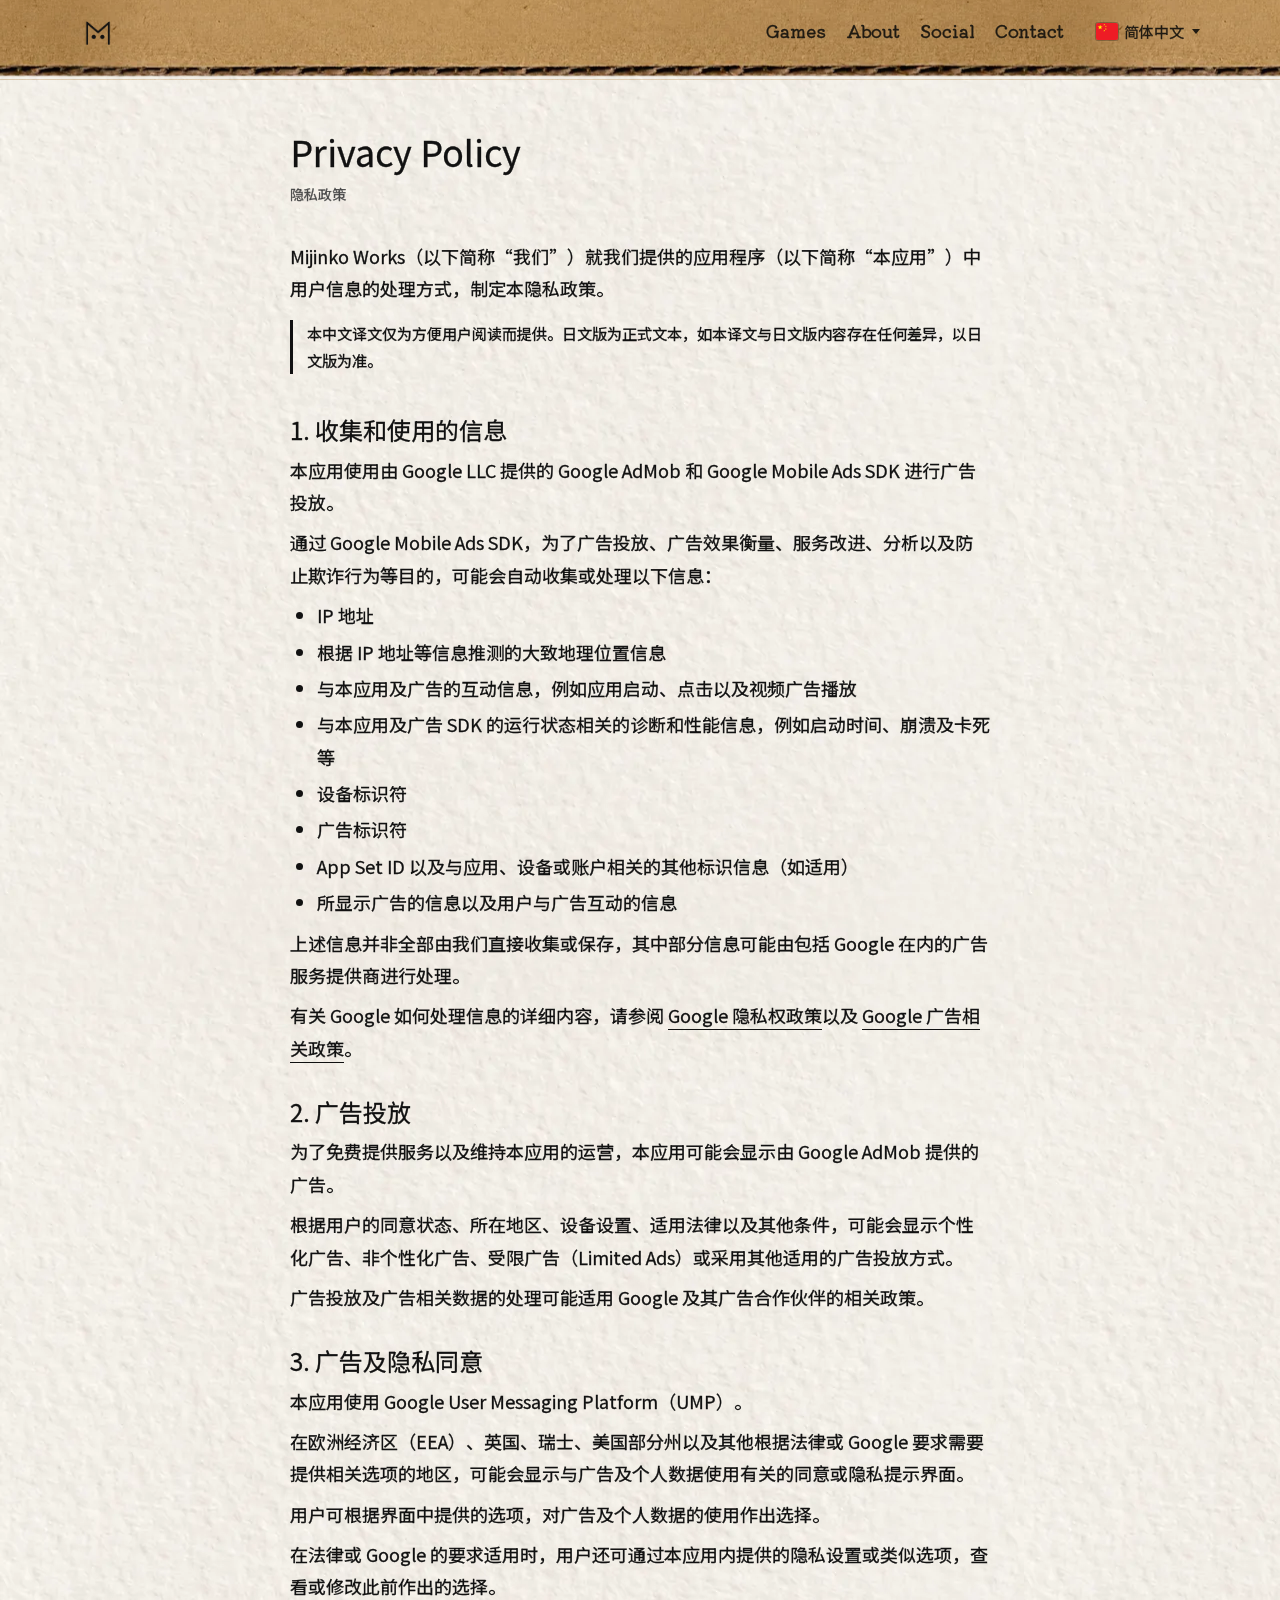
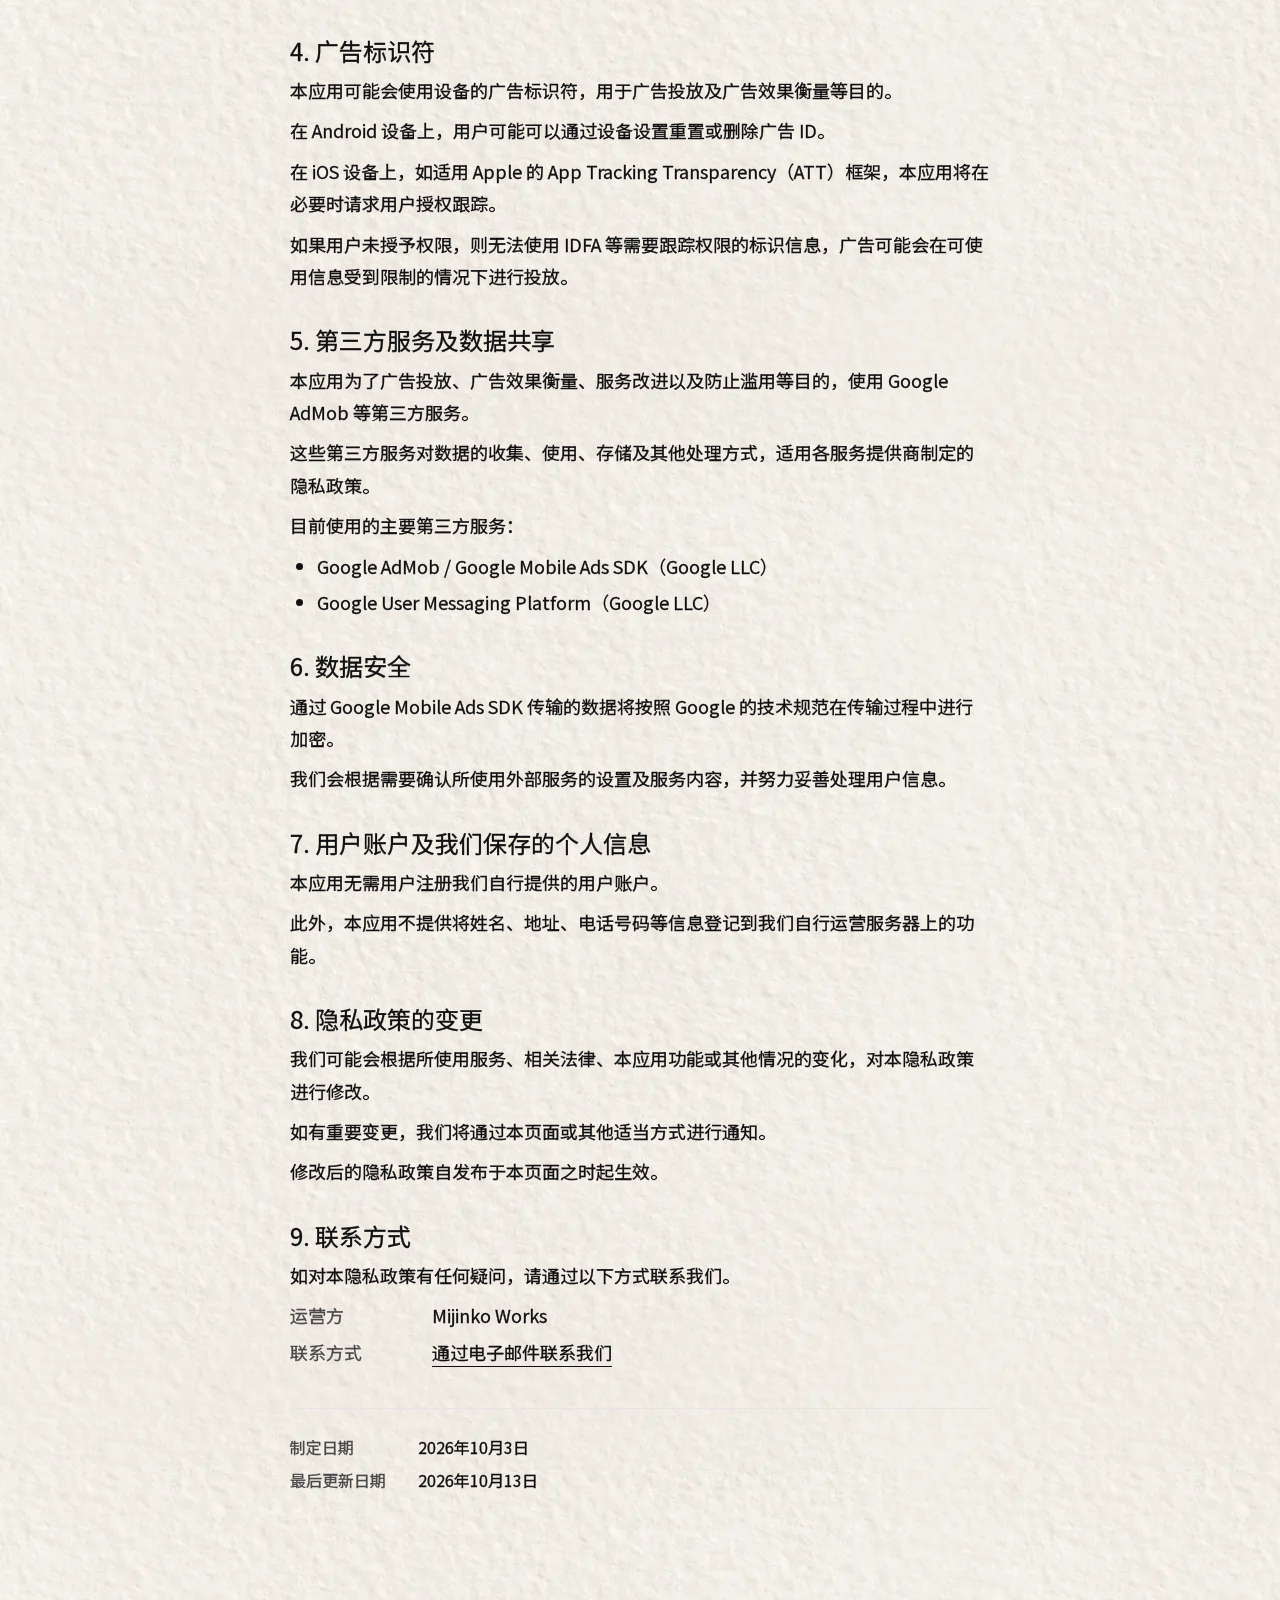
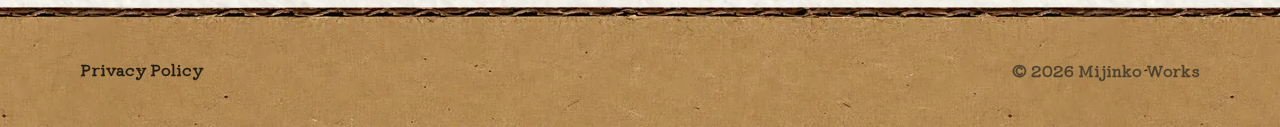
<file: src/zh-cn/privacy/index.html>
<!DOCTYPE html>
<html lang="zh-CN">
<head>
  <meta charset="UTF-8">
  <meta name="viewport" content="width=device-width, initial-scale=1">
  <title>Privacy Policy | Mijinko Works</title>
  <meta name="description" content="Mijinko Works 提供的游戏及网站的隐私政策。">
  <link rel="canonical" href="https://mijinkoworks.com/zh-cn/privacy/">
  <!-- 言語別ページ。x-default は日本語 / Language versions; x-default is Japanese -->
  <link rel="alternate" hreflang="ja" href="https://mijinkoworks.com/privacy/">
  <link rel="alternate" hreflang="en" href="https://mijinkoworks.com/en/privacy/">
  <link rel="alternate" hreflang="zh-CN" href="https://mijinkoworks.com/zh-cn/privacy/">
  <link rel="alternate" hreflang="zh-TW" href="https://mijinkoworks.com/zh-tw/privacy/">
  <link rel="alternate" hreflang="ko" href="https://mijinkoworks.com/ko/privacy/">
  <link rel="alternate" hreflang="x-default" href="https://mijinkoworks.com/privacy/">

  <!-- Open Graph -->
  <meta property="og:type" content="article">
  <meta property="og:site_name" content="Mijinko Works">
  <meta property="og:title" content="Privacy Policy | Mijinko Works">
  <meta property="og:description" content="Mijinko Works 提供的游戏及网站的隐私政策。">
  <meta property="og:url" content="https://mijinkoworks.com/zh-cn/privacy/">
  <meta property="og:locale" content="zh_CN">
  <meta property="og:locale:alternate" content="ja_JP">
  <meta property="og:locale:alternate" content="en_US">
  <meta property="og:locale:alternate" content="zh_TW">
  <meta property="og:locale:alternate" content="ko_KR">
  <!-- Share thumbnail (1200x630, assets/logo/og-image.jpg). Must be an absolute URL, so it assumes the production domain -->
  <meta property="og:image" content="https://mijinkoworks.com/assets/logo/og-image.jpg">
  <meta property="og:image:width" content="1200">
  <meta property="og:image:height" content="630">
  <meta name="twitter:card" content="summary_large_image">

  <!-- Favicon (browser tab): same source icon as the header -->
  <link rel="icon" type="image/png" href="../../assets/icons/Mijinko%20Works%20Icon.png">
  <!-- Home screen / desktop icons and web app manifest -->
  <link rel="apple-touch-icon" sizes="180x180" href="../../assets/icons/app/apple-touch-icon.png">
  <link rel="manifest" href="../../site.webmanifest">
  <meta name="theme-color" content="#C9A46B">

  <!-- Web font (Noto Sans SC, this language only): core contains just the characters on this page, so preload it -->
  <link rel="preload" href="../../assets/fonts/noto-sans-sc-core.woff2" as="font" type="font/woff2" crossorigin>
  <link rel="stylesheet" href="../../css/fonts.css">
  <link rel="stylesheet" href="../../css/style.css">
</head>
<body class="page-privacy lang-zh-cn">
  <a class="skip-link" href="#main">跳至正文</a>

  <header class="site-header">
    <div class="container site-header__inner">
      <a class="site-logo" href="../" aria-label="Mijinko Works 首页">
        <img src="../../assets/icons/mijinko-works-icon-transparent.png" alt="Mijinko Works" width="355" height="392">
      </a>
      <nav class="site-nav" aria-label="网站导航">
        <ul class="site-nav__list">
          <li><a href="../#games">Games</a></li>
          <li><a href="../#about">About</a></li>
          <li><a href="../#social">Social</a></li>
          <li><a href="../#contact">Contact</a></li>
        </ul>
      </nav>
      <!-- 言語切り替え: ヘッダーには現在の言語だけを出し、押すと一覧（国旗＋言語名）が開く。JavaScript 無しでも <details> で動く。
           国旗（flag-icons・MIT）は必ず言語名と併記する（言語と旗は 1 対 1 ではない） -->
      <details class="lang-switch">
        <summary class="lang-switch__current" aria-label="言語 / Language"><img class="lang-switch__flag" src="../../assets/flags/cn.svg" alt="" width="640" height="480"><span lang="zh-CN">简体中文</span><span class="lang-switch__chevron" aria-hidden="true"></span></summary>
        <ul class="lang-switch__list">
          <li><a class="lang-switch__link" href="../../privacy/" lang="ja" hreflang="ja"><img class="lang-switch__flag" src="../../assets/flags/jp.svg" alt="" width="640" height="480"><span>日本語</span></a></li>
          <li><a class="lang-switch__link" href="../../en/privacy/" lang="en" hreflang="en"><img class="lang-switch__flag" src="../../assets/flags/us.svg" alt="" width="640" height="480"><span>English</span></a></li>
          <li><a class="lang-switch__link" href="./" lang="zh-CN" hreflang="zh-CN" aria-current="page"><img class="lang-switch__flag" src="../../assets/flags/cn.svg" alt="" width="640" height="480"><span>简体中文</span></a></li>
          <li><a class="lang-switch__link" href="../../zh-tw/privacy/" lang="zh-TW" hreflang="zh-TW"><img class="lang-switch__flag" src="../../assets/flags/tw.svg" alt="" width="640" height="480"><span>繁體中文</span></a></li>
          <li><a class="lang-switch__link" href="../../ko/privacy/" lang="ko" hreflang="ko"><img class="lang-switch__flag" src="../../assets/flags/kr.svg" alt="" width="640" height="480"><span>한국어</span></a></li>
        </ul>
      </details>
    </div>
  </header>

  <main id="main">
    <article class="page">
      <div class="container container--narrow">
        <h1 class="page__title">Privacy Policy</h1>
        <p class="page__updated">隐私政策</p>

        <div class="policy">
          <!--
            This page is a translation of the Japanese Privacy Policy (/privacy/), which is the official text.
            When the Japanese text changes, re-translate this page directly from the Japanese (never via another translation).
            Section numbers are added automatically by a CSS counter (.policy__section).
          -->
          <p class="policy__lead">Mijinko Works（以下简称“我们”）就我们提供的应用程序（以下简称“本应用”）中用户信息的处理方式，制定本隐私政策。</p>
          <p class="policy__note">本中文译文仅为方便用户阅读而提供。日文版为正式文本，如本译文与日文版内容存在任何差异，以日文版为准。</p>

          <section class="page__section policy__section" aria-labelledby="pp-collected">
            <h2 id="pp-collected">收集和使用的信息</h2>
            <p>本应用使用由 Google LLC 提供的 Google AdMob 和 Google Mobile Ads SDK 进行广告投放。</p>
            <p>通过 Google Mobile Ads SDK，为了广告投放、广告效果衡量、服务改进、分析以及防止欺诈行为等目的，可能会自动收集或处理以下信息：</p>
            <ul>
              <li>IP 地址</li>
              <li>根据 IP 地址等信息推测的大致地理位置信息</li>
              <li>与本应用及广告的互动信息，例如应用启动、点击以及视频广告播放</li>
              <li>与本应用及广告 SDK 的运行状态相关的诊断和性能信息，例如启动时间、崩溃及卡死等</li>
              <li>设备标识符</li>
              <li>广告标识符</li>
              <li>App Set ID 以及与应用、设备或账户相关的其他标识信息（如适用）</li>
              <li>所显示广告的信息以及用户与广告互动的信息</li>
            </ul>
            <p>上述信息并非全部由我们直接收集或保存，其中部分信息可能由包括 Google 在内的广告服务提供商进行处理。</p>
            <p>有关 Google 如何处理信息的详细内容，请参阅 <a href="https://policies.google.com/privacy" target="_blank" rel="noopener noreferrer">Google 隐私权政策</a>以及 <a href="https://policies.google.com/technologies/ads" target="_blank" rel="noopener noreferrer">Google 广告相关政策</a>。</p>
          </section>

          <section class="page__section policy__section" aria-labelledby="pp-ads">
            <h2 id="pp-ads">广告投放</h2>
            <p>为了免费提供服务以及维持本应用的运营，本应用可能会显示由 Google AdMob 提供的广告。</p>
            <p>根据用户的同意状态、所在地区、设备设置、适用法律以及其他条件，可能会显示个性化广告、非个性化广告、受限广告（Limited Ads）或采用其他适用的广告投放方式。</p>
            <p>广告投放及广告相关数据的处理可能适用 Google 及其广告合作伙伴的相关政策。</p>
          </section>

          <section class="page__section policy__section" aria-labelledby="pp-consent">
            <h2 id="pp-consent">广告及隐私同意</h2>
            <p>本应用使用 Google User Messaging Platform（UMP）。</p>
            <p>在欧洲经济区（EEA）、英国、瑞士、美国部分州以及其他根据法律或 Google 要求需要提供相关选项的地区，可能会显示与广告及个人数据使用有关的同意或隐私提示界面。</p>
            <p>用户可根据界面中提供的选项，对广告及个人数据的使用作出选择。</p>
            <p>在法律或 Google 的要求适用时，用户还可通过本应用内提供的隐私设置或类似选项，查看或修改此前作出的选择。</p>
          </section>

          <section class="page__section policy__section" aria-labelledby="pp-adid">
            <h2 id="pp-adid">广告标识符</h2>
            <p>本应用可能会使用设备的广告标识符，用于广告投放及广告效果衡量等目的。</p>
            <p>在 Android 设备上，用户可能可以通过设备设置重置或删除广告 ID。</p>
            <p>在 iOS 设备上，如适用 Apple 的 App Tracking Transparency（ATT）框架，本应用将在必要时请求用户授权跟踪。</p>
            <p>如果用户未授予权限，则无法使用 IDFA 等需要跟踪权限的标识信息，广告可能会在可使用信息受到限制的情况下进行投放。</p>
          </section>

          <section class="page__section policy__section" aria-labelledby="pp-third-party">
            <h2 id="pp-third-party">第三方服务及数据共享</h2>
            <p>本应用为了广告投放、广告效果衡量、服务改进以及防止滥用等目的，使用 Google AdMob 等第三方服务。</p>
            <p>这些第三方服务对数据的收集、使用、存储及其他处理方式，适用各服务提供商制定的隐私政策。</p>
            <p>目前使用的主要第三方服务：</p>
            <!-- Add Firebase / Unity Analytics etc. here and in the text only if actually integrated (not integrated as of 2026-10-13) -->
            <ul>
              <li>Google AdMob / Google Mobile Ads SDK（Google LLC）</li>
              <li>Google User Messaging Platform（Google LLC）</li>
            </ul>
          </section>

          <section class="page__section policy__section" aria-labelledby="pp-security">
            <h2 id="pp-security">数据安全</h2>
            <p>通过 Google Mobile Ads SDK 传输的数据将按照 Google 的技术规范在传输过程中进行加密。</p>
            <p>我们会根据需要确认所使用外部服务的设置及服务内容，并努力妥善处理用户信息。</p>
          </section>

          <section class="page__section policy__section" aria-labelledby="pp-account">
            <h2 id="pp-account">用户账户及我们保存的个人信息</h2>
            <!-- Rewrite this section if an account registration / login / profile feature is ever implemented -->
            <p>本应用无需用户注册我们自行提供的用户账户。</p>
            <p>此外，本应用不提供将姓名、地址、电话号码等信息登记到我们自行运营服务器上的功能。</p>
          </section>

          <!--
            TODO (for the site owner; not shown on the public page): add a "Children’s Privacy" section here
            at the same time as the Japanese version (see the comment in /privacy/index.html). Same form as the other sections:
            <section class="page__section policy__section" aria-labelledby="pp-children">
              <h2 id="pp-children">…</h2>
              <p>…</p>
            </section>
          -->

          <section class="page__section policy__section" aria-labelledby="pp-changes">
            <h2 id="pp-changes">隐私政策的变更</h2>
            <p>我们可能会根据所使用服务、相关法律、本应用功能或其他情况的变化，对本隐私政策进行修改。</p>
            <p>如有重要变更，我们将通过本页面或其他适当方式进行通知。</p>
            <p>修改后的隐私政策自发布于本页面之时起生效。</p>
          </section>

          <section class="page__section policy__section" aria-labelledby="pp-contact">
            <h2 id="pp-contact">联系方式</h2>
            <p>如对本隐私政策有任何疑问，请通过以下方式联系我们。</p>
            <dl class="policy__meta">
              <div>
                <dt>运营方</dt>
                <dd>Mijinko Works</dd>
              </div>
              <div>
                <dt>联系方式</dt>
                <dd><a href="mailto:contact@mijinkoworks.com">通过电子邮件联系我们</a></dd>
              </div>
            </dl>
          </section>

          <dl class="policy__meta policy__dates">
            <div>
              <dt>制定日期</dt>
              <dd><time datetime="2026-10-03">2026年10月3日</time></dd>
            </div>
            <div>
              <dt>最后更新日期</dt>
              <dd><time datetime="2026-10-13">2026年10月13日</time></dd>
            </div>
          </dl>
        </div>
      </div>
    </article>
  </main>

  <footer class="site-footer">
    <div class="container site-footer__inner">
      <nav class="site-footer__nav" aria-label="页脚导航">
        <a href="./" aria-current="page">Privacy Policy</a>
      </nav>
      <p class="site-footer__copy">
        &copy; <span class="js-year">2026</span> Mijinko Works
      </p>
    </div>
  </footer>

  <script src="../../js/main.js" defer></script>
</body>
</html>
</file>
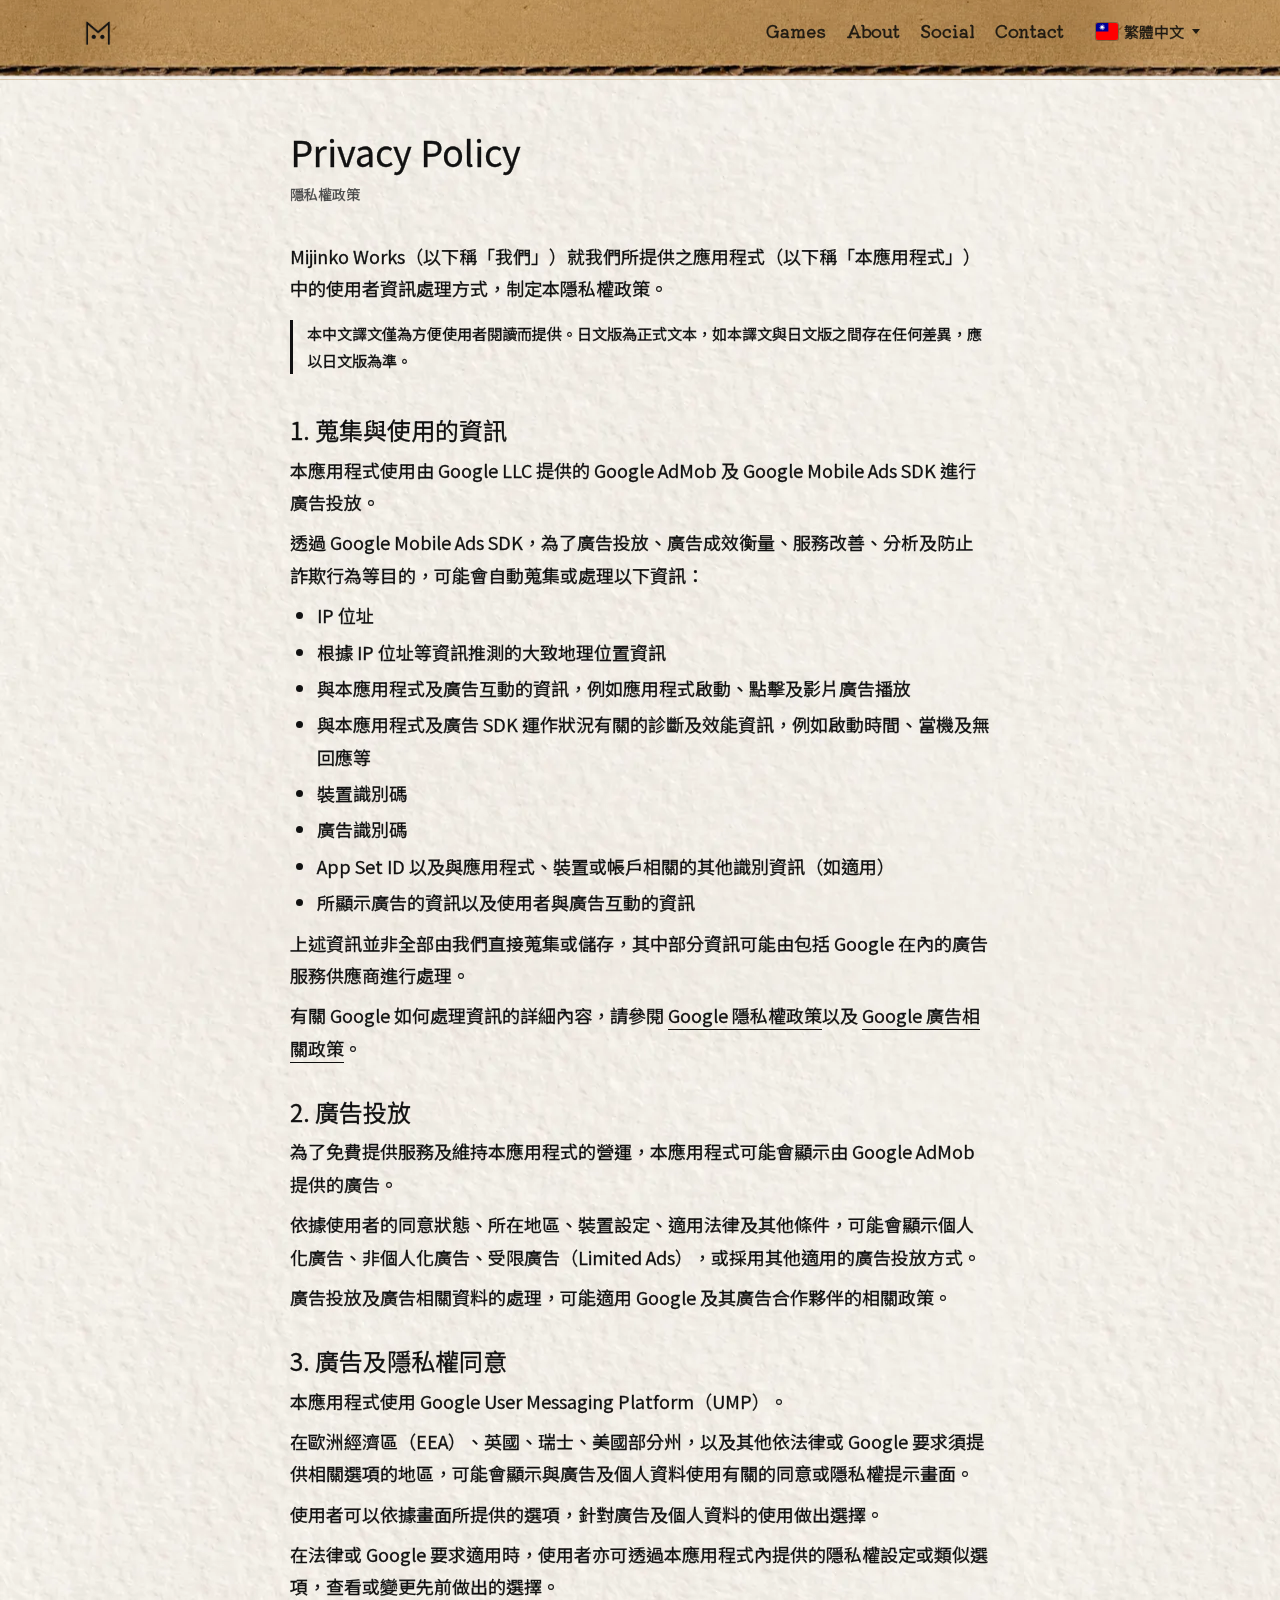
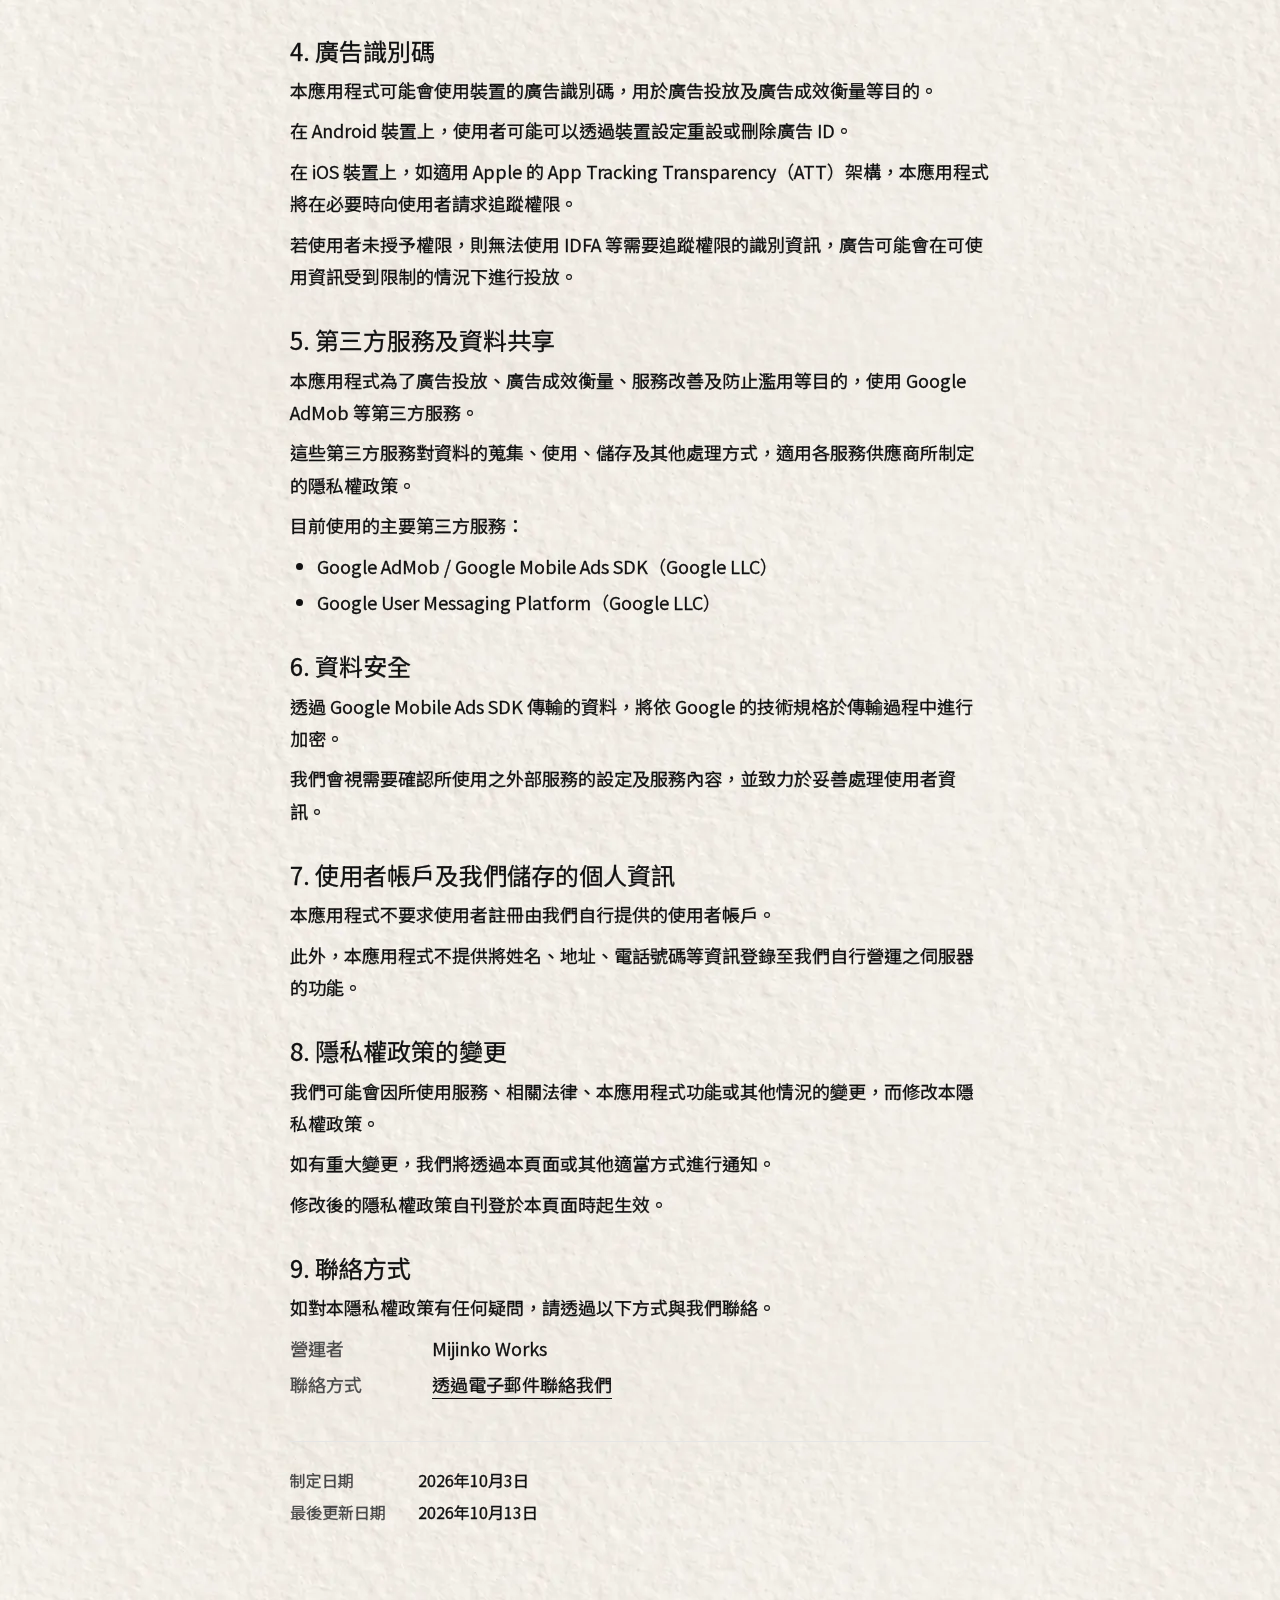
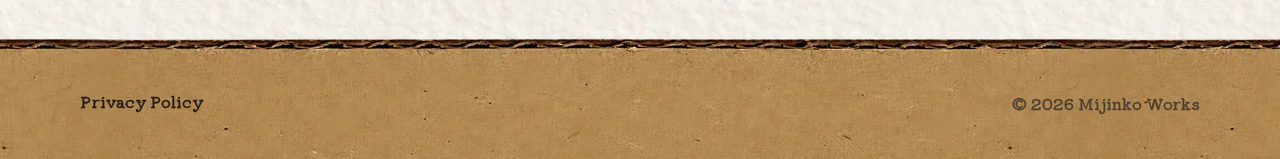
<file: src/zh-tw/privacy/index.html>
<!DOCTYPE html>
<html lang="zh-TW">
<head>
  <meta charset="UTF-8">
  <meta name="viewport" content="width=device-width, initial-scale=1">
  <title>Privacy Policy | Mijinko Works</title>
  <meta name="description" content="Mijinko Works 提供之遊戲及網站的隱私權政策。">
  <link rel="canonical" href="https://mijinkoworks.com/zh-tw/privacy/">
  <!-- 言語別ページ。x-default は日本語 / Language versions; x-default is Japanese -->
  <link rel="alternate" hreflang="ja" href="https://mijinkoworks.com/privacy/">
  <link rel="alternate" hreflang="en" href="https://mijinkoworks.com/en/privacy/">
  <link rel="alternate" hreflang="zh-CN" href="https://mijinkoworks.com/zh-cn/privacy/">
  <link rel="alternate" hreflang="zh-TW" href="https://mijinkoworks.com/zh-tw/privacy/">
  <link rel="alternate" hreflang="ko" href="https://mijinkoworks.com/ko/privacy/">
  <link rel="alternate" hreflang="x-default" href="https://mijinkoworks.com/privacy/">

  <!-- Open Graph -->
  <meta property="og:type" content="article">
  <meta property="og:site_name" content="Mijinko Works">
  <meta property="og:title" content="Privacy Policy | Mijinko Works">
  <meta property="og:description" content="Mijinko Works 提供之遊戲及網站的隱私權政策。">
  <meta property="og:url" content="https://mijinkoworks.com/zh-tw/privacy/">
  <meta property="og:locale" content="zh_TW">
  <meta property="og:locale:alternate" content="ja_JP">
  <meta property="og:locale:alternate" content="en_US">
  <meta property="og:locale:alternate" content="zh_CN">
  <meta property="og:locale:alternate" content="ko_KR">
  <!-- Share thumbnail (1200x630, assets/logo/og-image.jpg). Must be an absolute URL, so it assumes the production domain -->
  <meta property="og:image" content="https://mijinkoworks.com/assets/logo/og-image.jpg">
  <meta property="og:image:width" content="1200">
  <meta property="og:image:height" content="630">
  <meta name="twitter:card" content="summary_large_image">

  <!-- Favicon (browser tab): same source icon as the header -->
  <link rel="icon" type="image/png" href="../../assets/icons/Mijinko%20Works%20Icon.png">
  <!-- Home screen / desktop icons and web app manifest -->
  <link rel="apple-touch-icon" sizes="180x180" href="../../assets/icons/app/apple-touch-icon.png">
  <link rel="manifest" href="../../site.webmanifest">
  <meta name="theme-color" content="#C9A46B">

  <!-- Web font (Noto Sans TC, this language only): core contains just the characters on this page, so preload it -->
  <link rel="preload" href="../../assets/fonts/noto-sans-tc-core.woff2" as="font" type="font/woff2" crossorigin>
  <link rel="stylesheet" href="../../css/fonts.css">
  <link rel="stylesheet" href="../../css/style.css">
</head>
<body class="page-privacy lang-zh-tw">
  <a class="skip-link" href="#main">跳至正文</a>

  <header class="site-header">
    <div class="container site-header__inner">
      <a class="site-logo" href="../" aria-label="Mijinko Works 首頁">
        <img src="../../assets/icons/mijinko-works-icon-transparent.png" alt="Mijinko Works" width="355" height="392">
      </a>
      <nav class="site-nav" aria-label="網站導覽">
        <ul class="site-nav__list">
          <li><a href="../#games">Games</a></li>
          <li><a href="../#about">About</a></li>
          <li><a href="../#social">Social</a></li>
          <li><a href="../#contact">Contact</a></li>
        </ul>
      </nav>
      <!-- 言語切り替え: ヘッダーには現在の言語だけを出し、押すと一覧（国旗＋言語名）が開く。JavaScript 無しでも <details> で動く。
           国旗（flag-icons・MIT）は必ず言語名と併記する（言語と旗は 1 対 1 ではない） -->
      <details class="lang-switch">
        <summary class="lang-switch__current" aria-label="言語 / Language"><img class="lang-switch__flag" src="../../assets/flags/tw.svg" alt="" width="640" height="480"><span lang="zh-TW">繁體中文</span><span class="lang-switch__chevron" aria-hidden="true"></span></summary>
        <ul class="lang-switch__list">
          <li><a class="lang-switch__link" href="../../privacy/" lang="ja" hreflang="ja"><img class="lang-switch__flag" src="../../assets/flags/jp.svg" alt="" width="640" height="480"><span>日本語</span></a></li>
          <li><a class="lang-switch__link" href="../../en/privacy/" lang="en" hreflang="en"><img class="lang-switch__flag" src="../../assets/flags/us.svg" alt="" width="640" height="480"><span>English</span></a></li>
          <li><a class="lang-switch__link" href="../../zh-cn/privacy/" lang="zh-CN" hreflang="zh-CN"><img class="lang-switch__flag" src="../../assets/flags/cn.svg" alt="" width="640" height="480"><span>简体中文</span></a></li>
          <li><a class="lang-switch__link" href="./" lang="zh-TW" hreflang="zh-TW" aria-current="page"><img class="lang-switch__flag" src="../../assets/flags/tw.svg" alt="" width="640" height="480"><span>繁體中文</span></a></li>
          <li><a class="lang-switch__link" href="../../ko/privacy/" lang="ko" hreflang="ko"><img class="lang-switch__flag" src="../../assets/flags/kr.svg" alt="" width="640" height="480"><span>한국어</span></a></li>
        </ul>
      </details>
    </div>
  </header>

  <main id="main">
    <article class="page">
      <div class="container container--narrow">
        <h1 class="page__title">Privacy Policy</h1>
        <p class="page__updated">隱私權政策</p>

        <div class="policy">
          <!--
            This page is a translation of the Japanese Privacy Policy (/privacy/), which is the official text.
            When the Japanese text changes, re-translate this page directly from the Japanese (never via another translation).
            Section numbers are added automatically by a CSS counter (.policy__section).
          -->
          <p class="policy__lead">Mijinko Works（以下稱「我們」）就我們所提供之應用程式（以下稱「本應用程式」）中的使用者資訊處理方式，制定本隱私權政策。</p>
          <p class="policy__note">本中文譯文僅為方便使用者閱讀而提供。日文版為正式文本，如本譯文與日文版之間存在任何差異，應以日文版為準。</p>

          <section class="page__section policy__section" aria-labelledby="pp-collected">
            <h2 id="pp-collected">蒐集與使用的資訊</h2>
            <p>本應用程式使用由 Google LLC 提供的 Google AdMob 及 Google Mobile Ads SDK 進行廣告投放。</p>
            <p>透過 Google Mobile Ads SDK，為了廣告投放、廣告成效衡量、服務改善、分析及防止詐欺行為等目的，可能會自動蒐集或處理以下資訊：</p>
            <ul>
              <li>IP 位址</li>
              <li>根據 IP 位址等資訊推測的大致地理位置資訊</li>
              <li>與本應用程式及廣告互動的資訊，例如應用程式啟動、點擊及影片廣告播放</li>
              <li>與本應用程式及廣告 SDK 運作狀況有關的診斷及效能資訊，例如啟動時間、當機及無回應等</li>
              <li>裝置識別碼</li>
              <li>廣告識別碼</li>
              <li>App Set ID 以及與應用程式、裝置或帳戶相關的其他識別資訊（如適用）</li>
              <li>所顯示廣告的資訊以及使用者與廣告互動的資訊</li>
            </ul>
            <p>上述資訊並非全部由我們直接蒐集或儲存，其中部分資訊可能由包括 Google 在內的廣告服務供應商進行處理。</p>
            <p>有關 Google 如何處理資訊的詳細內容，請參閱 <a href="https://policies.google.com/privacy" target="_blank" rel="noopener noreferrer">Google 隱私權政策</a>以及 <a href="https://policies.google.com/technologies/ads" target="_blank" rel="noopener noreferrer">Google 廣告相關政策</a>。</p>
          </section>

          <section class="page__section policy__section" aria-labelledby="pp-ads">
            <h2 id="pp-ads">廣告投放</h2>
            <p>為了免費提供服務及維持本應用程式的營運，本應用程式可能會顯示由 Google AdMob 提供的廣告。</p>
            <p>依據使用者的同意狀態、所在地區、裝置設定、適用法律及其他條件，可能會顯示個人化廣告、非個人化廣告、受限廣告（Limited Ads），或採用其他適用的廣告投放方式。</p>
            <p>廣告投放及廣告相關資料的處理，可能適用 Google 及其廣告合作夥伴的相關政策。</p>
          </section>

          <section class="page__section policy__section" aria-labelledby="pp-consent">
            <h2 id="pp-consent">廣告及隱私權同意</h2>
            <p>本應用程式使用 Google User Messaging Platform（UMP）。</p>
            <p>在歐洲經濟區（EEA）、英國、瑞士、美國部分州，以及其他依法律或 Google 要求須提供相關選項的地區，可能會顯示與廣告及個人資料使用有關的同意或隱私權提示畫面。</p>
            <p>使用者可以依據畫面所提供的選項，針對廣告及個人資料的使用做出選擇。</p>
            <p>在法律或 Google 要求適用時，使用者亦可透過本應用程式內提供的隱私權設定或類似選項，查看或變更先前做出的選擇。</p>
          </section>

          <section class="page__section policy__section" aria-labelledby="pp-adid">
            <h2 id="pp-adid">廣告識別碼</h2>
            <p>本應用程式可能會使用裝置的廣告識別碼，用於廣告投放及廣告成效衡量等目的。</p>
            <p>在 Android 裝置上，使用者可能可以透過裝置設定重設或刪除廣告 ID。</p>
            <p>在 iOS 裝置上，如適用 Apple 的 App Tracking Transparency（ATT）架構，本應用程式將在必要時向使用者請求追蹤權限。</p>
            <p>若使用者未授予權限，則無法使用 IDFA 等需要追蹤權限的識別資訊，廣告可能會在可使用資訊受到限制的情況下進行投放。</p>
          </section>

          <section class="page__section policy__section" aria-labelledby="pp-third-party">
            <h2 id="pp-third-party">第三方服務及資料共享</h2>
            <p>本應用程式為了廣告投放、廣告成效衡量、服務改善及防止濫用等目的，使用 Google AdMob 等第三方服務。</p>
            <p>這些第三方服務對資料的蒐集、使用、儲存及其他處理方式，適用各服務供應商所制定的隱私權政策。</p>
            <p>目前使用的主要第三方服務：</p>
            <!-- Add Firebase / Unity Analytics etc. here and in the text only if actually integrated (not integrated as of 2026-10-13) -->
            <ul>
              <li>Google AdMob / Google Mobile Ads SDK（Google LLC）</li>
              <li>Google User Messaging Platform（Google LLC）</li>
            </ul>
          </section>

          <section class="page__section policy__section" aria-labelledby="pp-security">
            <h2 id="pp-security">資料安全</h2>
            <p>透過 Google Mobile Ads SDK 傳輸的資料，將依 Google 的技術規格於傳輸過程中進行加密。</p>
            <p>我們會視需要確認所使用之外部服務的設定及服務內容，並致力於妥善處理使用者資訊。</p>
          </section>

          <section class="page__section policy__section" aria-labelledby="pp-account">
            <h2 id="pp-account">使用者帳戶及我們儲存的個人資訊</h2>
            <!-- Rewrite this section if an account registration / login / profile feature is ever implemented -->
            <p>本應用程式不要求使用者註冊由我們自行提供的使用者帳戶。</p>
            <p>此外，本應用程式不提供將姓名、地址、電話號碼等資訊登錄至我們自行營運之伺服器的功能。</p>
          </section>

          <!--
            TODO (for the site owner; not shown on the public page): add a "Children’s Privacy" section here
            at the same time as the Japanese version (see the comment in /privacy/index.html). Same form as the other sections:
            <section class="page__section policy__section" aria-labelledby="pp-children">
              <h2 id="pp-children">…</h2>
              <p>…</p>
            </section>
          -->

          <section class="page__section policy__section" aria-labelledby="pp-changes">
            <h2 id="pp-changes">隱私權政策的變更</h2>
            <p>我們可能會因所使用服務、相關法律、本應用程式功能或其他情況的變更，而修改本隱私權政策。</p>
            <p>如有重大變更，我們將透過本頁面或其他適當方式進行通知。</p>
            <p>修改後的隱私權政策自刊登於本頁面時起生效。</p>
          </section>

          <section class="page__section policy__section" aria-labelledby="pp-contact">
            <h2 id="pp-contact">聯絡方式</h2>
            <p>如對本隱私權政策有任何疑問，請透過以下方式與我們聯絡。</p>
            <dl class="policy__meta">
              <div>
                <dt>營運者</dt>
                <dd>Mijinko Works</dd>
              </div>
              <div>
                <dt>聯絡方式</dt>
                <dd><a href="mailto:contact@mijinkoworks.com">透過電子郵件聯絡我們</a></dd>
              </div>
            </dl>
          </section>

          <dl class="policy__meta policy__dates">
            <div>
              <dt>制定日期</dt>
              <dd><time datetime="2026-10-03">2026年10月3日</time></dd>
            </div>
            <div>
              <dt>最後更新日期</dt>
              <dd><time datetime="2026-10-13">2026年10月13日</time></dd>
            </div>
          </dl>
        </div>
      </div>
    </article>
  </main>

  <footer class="site-footer">
    <div class="container site-footer__inner">
      <nav class="site-footer__nav" aria-label="頁尾導覽">
        <a href="./" aria-current="page">Privacy Policy</a>
      </nav>
      <p class="site-footer__copy">
        &copy; <span class="js-year">2026</span> Mijinko Works
      </p>
    </div>
  </footer>

  <script src="../../js/main.js" defer></script>
</body>
</html>
</file>
<file: src/css/fonts.css>
/* このファイルは tools/build-fonts.py が生成する。直接編集しない */

@font-face {
  font-family: "Kiwi Maru";
  font-style: normal;
  font-weight: 300 800;
  font-display: swap;
  src: url("../assets/fonts/kiwi-maru-core.woff2") format("woff2");
  unicode-range: U+0020-007E, U+00A0, U+00A9, U+00AE, U+2013-2014, U+2018-2019, U+201C-201D, U+2026, U+2122, U+3000-3002, U+3044, U+304A, U+304D, U+304F, U+3051-3053, U+3055, U+3057, U+3059, U+305B, U+3061, U+3066-3067, U+306A-306B, U+306D-306F, U+3076, U+3078-3079, U+307E, U+3082, U+3089-308B, U+308F, U+3092, U+30A2-30A4, U+30A7, U+30AD, U+30AF, U+30B2, U+30B5, U+30B7-30BA, U+30BF, U+30C3, U+30C7-30C8, U+30CA, U+30D0-30D1, U+30D3, U+30D5, U+30D7, U+30DA-30DB, U+30DE-30E1, U+30E7, U+30EA-30EB, U+30ED, U+30F3, U+30FB-30FC, U+4E01, U+4E26, U+4E2D, U+4E94, U+4F53, U+4F5C, U+5185, U+5236, U+52D5, U+53D6, U+5408, U+5411, U+554F, U+5BE7, U+5C0F, U+5E83, U+5F15, U+5F35, U+5F8C, U+62D3, U+6587, U+65E5, U+6700, U+672C, U+6C60, U+6DB2, U+767A, U+76EE, U+79FB, U+7C98, U+7DDA, U+7E04, U+7E41, U+8A00, U+8A18, U+8A9E, U+904A, U+958B, U+9663, U+9AD4;
}

@font-face {
  font-family: "Kiwi Maru";
  font-style: normal;
  font-weight: 300 800;
  font-display: swap;
  src: url("../assets/fonts/kiwi-maru-kana.woff2") format("woff2");
  unicode-range: U+00A1-00A8, U+00AA-00AD, U+00AF-00FF, U+2010-2012, U+2015-2016, U+201A, U+201E, U+2020-2022, U+2025, U+2030, U+2032-2033, U+2039-203B, U+203E, U+2103, U+2109-210A, U+2113, U+2116, U+2121, U+212B, U+213B, U+2160-216B, U+2170-217B, U+217F, U+2190-2193, U+21C4-21C6, U+21D2, U+21D4, U+21E6-21E9, U+21F5, U+2200, U+2202-2203, U+2207-2208, U+220B, U+2211-2212, U+2215, U+2219-221A, U+221D-2220, U+2227-222E, U+2234-2235, U+223C-223D, U+2252, U+2260-2261, U+2266-2267, U+226A-226B, U+2282-2283, U+2286-2287, U+22A5, U+22BF, U+25A0-25A2, U+25B2-25B3, U+25B7, U+25BC-25BD, U+25C1, U+25C6-25C7, U+25C9, U+25CB, U+25CE-25CF, U+25E2-25E5, U+25EF, U+2600-2603, U+2605-2606, U+260E, U+261C-261F, U+2640, U+2642, U+2660-2667, U+266A, U+266D, U+266F, U+3003-3015, U+301C-301D, U+301F-3020, U+3036, U+3041-3043, U+3045-3049, U+304B-304C, U+304E, U+3050, U+3054, U+3056, U+3058, U+305A, U+305C-3060, U+3062-3065, U+3068-3069, U+306C, U+3070-3075, U+3077, U+307A-307D, U+307F-3081, U+3083-3088, U+308C-308E, U+3090-3091, U+3093-3096, U+309B-309E, U+30A1, U+30A5-30A6, U+30A8-30AC, U+30AE, U+30B0-30B1, U+30B3-30B4, U+30B6, U+30BB-30BE, U+30C0-30C2, U+30C4-30C6, U+30C9, U+30CB-30CF, U+30D2, U+30D4, U+30D6, U+30D8-30D9, U+30DC-30DD, U+30E2-30E6, U+30E8-30E9, U+30EC, U+30EE-30F2, U+30F4-30FA, U+30FD-30FE, U+322A-3243, U+3251-325B, U+3291-3294, U+3296, U+3298-3299, U+329D-329E, U+32A4-32B0, U+FF01-FF5E, U+FF61-FF9F, U+FFE0-FFE5, U+FFE8;
}

@font-face {
  font-family: "Kiwi Maru";
  font-style: normal;
  font-weight: 300 800;
  font-display: swap;
  src: url("../assets/fonts/kiwi-maru-jis1-01.woff2") format("woff2");
  unicode-range: U+4E00, U+4E03, U+4E07-4E0B, U+4E0D-4E0E, U+4E11, U+4E14, U+4E16, U+4E18-4E19, U+4E1E, U+4E21, U+4E32, U+4E38-4E39, U+4E3B, U+4E43, U+4E45, U+4E4B, U+4E4D-4E4F, U+4E57, U+4E59, U+4E5D-4E5F, U+4E71, U+4E73, U+4E7E, U+4E80, U+4E86, U+4E88-4E89, U+4E8B-4E8C, U+4E91-4E92, U+4E95, U+4E98-4E99, U+4E9B-4E9C, U+4EA1, U+4EA4-4EA6, U+4EA8, U+4EAB-4EAE, U+4EBA, U+4EC0-4EC1, U+4EC7, U+4ECA-4ECB, U+4ECF, U+4ED4-4ED6, U+4ED8-4ED9, U+4EE3-4EE5, U+4EEE, U+4EF0, U+4EF2, U+4EF6, U+4EFB, U+4F01, U+4F0A, U+4F0D-4F11, U+4F1A, U+4F1D, U+4F2F, U+4F34, U+4F36, U+4F38, U+4F3A, U+4F3C-4F3D, U+4F43, U+4F46, U+4F4D-4F51, U+4F55, U+4F59, U+4F73, U+4F75, U+4F7C, U+4F7F, U+4F83, U+4F8B, U+4F8D, U+4F9B, U+4F9D, U+4FA0-4FA1, U+4FAD-4FAF, U+4FB5-4FB6, U+4FBF, U+4FC2-4FC4, U+4FCA, U+4FD7, U+4FDD, U+4FE1, U+4FE3, U+4FEE, U+4FF3, U+4FF5, U+4FF8, U+4FFA, U+5009, U+500B, U+500D, U+5012, U+5016, U+5019, U+501F, U+5023-5024, U+5026, U+502B, U+502D, U+5036, U+5039, U+5049, U+504F, U+505C, U+5065, U+5072, U+5074-5076, U+507D, U+508D, U+5091, U+5098-5099, U+50AC-50AD, U+50B5, U+50B7, U+50BE, U+50C5, U+50CD, U+50CF, U+50D1, U+50D5, U+50DA, U+50E7, U+50FB, U+5100, U+5104, U+5112, U+511F, U+512A, U+5132, U+5141, U+5143-5149, U+514B, U+514D-514E, U+5150, U+515A, U+515C, U+5165, U+5168, U+516B-516D, U+5171, U+5175-5178, U+517C, U+5186, U+518A, U+518D, U+5192, U+5197, U+5199, U+51A0, U+51A5, U+51A8, U+51AC, U+51B4, U+51B6-51B7, U+51C4, U+51C6, U+51CB-51CD, U+51DD, U+51E1, U+51E6-51E7, U+51EA, U+51F1, U+51F6, U+51F8-51FA, U+51FD, U+5200, U+5203, U+5206-5208, U+520A, U+5211, U+5217, U+521D, U+5224-5225, U+5229, U+5230, U+5237-5238, U+523A-523B, U+5243, U+5247, U+524A, U+524D, U+5256, U+525B, U+5263-5265, U+526F-5270, U+5272, U+5275, U+5283, U+5287, U+5289, U+529B, U+529F-52A0, U+52A3, U+52A9-52AB, U+52B1, U+52B4, U+52B9, U+52BE, U+52C3, U+52C5, U+52C7, U+52C9, U+52D8-52D9, U+52DD, U+52DF, U+52E2, U+52E4, U+52E7, U+52F2, U+52FA, U+52FE-52FF, U+5301-5302, U+5305, U+5316-5317, U+5319, U+531D, U+5320-5321, U+532A, U+5339-533B, U+533F, U+5341, U+5343, U+5347-5348, U+534A, U+5351-5354, U+5357-5358, U+535A, U+535C, U+5360, U+5366, U+536F-5371, U+5373-5375, U+5378, U+537F, U+5384, U+5398, U+539A, U+539F, U+53A8-53A9, U+53AD, U+53B3, U+53BB, U+53C2, U+53C8-53CE, U+53D4, U+53D7, U+53D9, U+53DB, U+53E1-53E5, U+53E9-53EC, U+53EF-53F3, U+53F6-53F8, U+5403-5404, U+5409-5410, U+541B, U+541F-5420, U+5426, U+542B, U+5438-5439, U+543B, U+543E, U+5442, U+5446, U+5448-544A, U+5451, U+5468, U+546A, U+5473, U+547C-547D, U+548B-548C, U+54B2-54B3, U+54BD;
}

@font-face {
  font-family: "Kiwi Maru";
  font-style: normal;
  font-weight: 300 800;
  font-display: swap;
  src: url("../assets/fonts/kiwi-maru-jis1-02.woff2") format("woff2");
  unicode-range: U+54C0-54C1, U+54C9, U+54E1, U+54E8-54E9, U+54F2, U+5504, U+5506-5507, U+5510, U+5516, U+552F, U+5531, U+553E, U+5544, U+5546, U+5553, U+5584, U+5589, U+558B, U+559A, U+559C-559D, U+55A7, U+55AA-55AC, U+55B0, U+55B6, U+55E3, U+5606, U+5609, U+5617-5618, U+5629, U+5631, U+5642, U+564C, U+565B, U+5668, U+5674, U+5678, U+567A, U+5687, U+56A2, U+56DA-56DB, U+56DE, U+56E0, U+56E3, U+56F0, U+56F2-56F3, U+56FA, U+56FD, U+5703, U+570F, U+5712, U+571F, U+5727-5728, U+572D, U+5730, U+5742, U+5747, U+574A, U+5750-5751, U+5764, U+5766, U+576A, U+5782, U+578B, U+57A2-57A3, U+57CB, U+57CE, U+57DC, U+57DF-57E0, U+57F4, U+57F7, U+57F9-57FA, U+57FC, U+5800, U+5802, U+5805-5806, U+5815, U+5824, U+582A, U+5830-5831, U+5834-5835, U+583A, U+5840-5841, U+584A, U+5851, U+5854, U+5857-585A, U+585E, U+5869, U+586B, U+5875, U+587E, U+5883, U+5893, U+5897, U+589C, U+58A8, U+58B3, U+58BE, U+58C1, U+58C7, U+58CA, U+58CC, U+58D5, U+58EB-58EC, U+58EE, U+58F0-58F2, U+58F7, U+5909, U+590F, U+5915-5916, U+5919-591A, U+591C, U+5922, U+5927, U+5929-592B, U+592E, U+5931, U+5937, U+5944, U+5947-5949, U+594F, U+5951, U+5954, U+5957, U+5965, U+5968, U+596A, U+596E, U+5973-5974, U+597D, U+5982-5984, U+598A, U+5993, U+5996, U+5999, U+59A5, U+59A8, U+59AC, U+59B9, U+59BB, U+59BE, U+59C9, U+59CB, U+59D0-59D1, U+59D3-59D4, U+59E5-59E6, U+59EA-59EB, U+59F6, U+59FB, U+59FF, U+5A01, U+5A03, U+5A18, U+5A20, U+5A29, U+5A2F, U+5A3C, U+5A41, U+5A46, U+5A5A, U+5A66, U+5A7F, U+5A92, U+5A9B, U+5AC1, U+5AC9, U+5ACC, U+5AE1, U+5B09, U+5B22, U+5B2C, U+5B30, U+5B50, U+5B54, U+5B57-5B58, U+5B5C-5B5D, U+5B5F, U+5B63-5B64, U+5B66, U+5B6B, U+5B85, U+5B87-5B89, U+5B8B-5B8D, U+5B8F, U+5B95, U+5B97-5B9D, U+5B9F, U+5BA2-5BA5, U+5BAE, U+5BB0, U+5BB3-5BB6, U+5BB9, U+5BBF, U+5BC2, U+5BC4-5BC6, U+5BCC, U+5BD2-5BD3, U+5BDB, U+5BDD, U+5BDF, U+5BE1, U+5BE9, U+5BEE, U+5BF5, U+5BF8, U+5BFA, U+5BFE-5BFF, U+5C01-5C02, U+5C04, U+5C06, U+5C09-5C0B, U+5C0E, U+5C11, U+5C16, U+5C1A, U+5C24, U+5C2D, U+5C31, U+5C3A-5C40, U+5C45, U+5C48, U+5C4A-5C4B, U+5C4D, U+5C51, U+5C55, U+5C5E, U+5C60-5C61, U+5C64-5C65, U+5C6F, U+5C71, U+5C90, U+5CA1, U+5CA8-5CA9, U+5CAC, U+5CB1, U+5CB3, U+5CB8, U+5CE0-5CE1, U+5CE8, U+5CEF-5CF0, U+5CF6, U+5CFB, U+5D07, U+5D0E, U+5D16, U+5D29, U+5D50, U+5D69, U+5D6F, U+5D8B, U+5DBA, U+5DCC, U+5DDD-5DDE, U+5DE1, U+5DE3, U+5DE5-5DE8, U+5DEE, U+5DF1, U+5DF3-5DF4, U+5DF7, U+5DFB, U+5DFD-5DFE, U+5E02-5E03, U+5E06, U+5E0C, U+5E16, U+5E1D, U+5E25, U+5E2B, U+5E2D, U+5E2F-5E30, U+5E33, U+5E38, U+5E3D, U+5E45, U+5E4C, U+5E55, U+5E61, U+5E63, U+5E72-5E74, U+5E78-5E79, U+5E7B-5E7E, U+5E81, U+5E84, U+5E87, U+5E8A, U+5E8F, U+5E95-5E97, U+5E9A, U+5E9C, U+5EA6-5EA7, U+5EAB, U+5EAD, U+5EB5-5EB8, U+5EC3, U+5EC9-5ECA, U+5ED3, U+5EDF-5EE0, U+5EF6-5EF7, U+5EFA-5EFC;
}

@font-face {
  font-family: "Kiwi Maru";
  font-style: normal;
  font-weight: 300 800;
  font-display: swap;
  src: url("../assets/fonts/kiwi-maru-jis1-03.woff2") format("woff2");
  unicode-range: U+5EFF, U+5F01, U+5F04, U+5F0A, U+5F0F-5F10, U+5F13-5F14, U+5F17-5F18, U+5F1B, U+5F1F, U+5F25-5F27, U+5F31, U+5F37, U+5F3C, U+5F3E, U+5F4A, U+5F53, U+5F62, U+5F66, U+5F69-5F6C, U+5F70-5F71, U+5F79, U+5F7C, U+5F80-5F81, U+5F84-5F85, U+5F8B, U+5F90, U+5F92-5F93, U+5F97, U+5FA1, U+5FA9-5FAA, U+5FAE, U+5FB3-5FB4, U+5FB9, U+5FBD, U+5FC3, U+5FC5, U+5FCC-5FCD, U+5FD7-5FD9, U+5FDC, U+5FE0, U+5FEB, U+5FF5, U+5FFD, U+6012, U+6016, U+601C-601D, U+6020, U+6025, U+6027-6028, U+602A, U+602F, U+604B, U+6050, U+6052, U+6055, U+6062, U+6065, U+6068-6069, U+606D, U+606F-6070, U+6075, U+6089, U+608C, U+6094, U+609F-60A0, U+60A3, U+60A6, U+60A9-60AA, U+60B2, U+60B6, U+60BC, U+60C5, U+60C7, U+60D1, U+60DA, U+60DC, U+60DF, U+60E3, U+60E8, U+60F0, U+60F3, U+60F9, U+6101, U+6108-6109, U+610F, U+611A-611B, U+611F, U+6148, U+614B-614C, U+614E, U+6155, U+6162-6163, U+6167-6168, U+616E, U+6170, U+6176, U+617E, U+6182, U+618E, U+6190, U+61A4, U+61A7, U+61A9, U+61B2, U+61B6, U+61BE, U+61C7, U+61D0, U+61F2, U+61F8, U+620A, U+620E, U+6210-6212, U+6216, U+621A, U+621F, U+6226, U+622F, U+6234, U+6238, U+623B, U+623F-6240, U+6247, U+6249, U+624B, U+624D, U+6253, U+6255, U+6258, U+626E, U+6271, U+6276, U+6279, U+627F-6280, U+6284, U+628A, U+6291, U+6295, U+6297-6298, U+629C, U+629E, U+62AB, U+62B1, U+62B5, U+62B9, U+62BC-62BD, U+62C5, U+62CD, U+62D0, U+62D2, U+62D8-62D9, U+62DB, U+62DD, U+62E0-62E1, U+62EC-62ED, U+62F3, U+62F6-62F7, U+62FE, U+6301, U+6307, U+6309, U+6311, U+6319, U+631F, U+6328, U+632B, U+632F, U+633A, U+633D, U+633F, U+6349, U+634C, U+6355, U+6357, U+635C, U+6367-6368, U+636E, U+6372, U+6377, U+637A-637B, U+6383, U+6388, U+638C, U+6392, U+6398, U+639B, U+63A0-63A2, U+63A5, U+63A7-63AA, U+63AC, U+63B2, U+63B4, U+63BB, U+63C3, U+63CF-63D0, U+63D6, U+63DA-63DB, U+63E1, U+63EE, U+63F4, U+63FA, U+640D, U+642C-642D, U+643A, U+643E, U+6442, U+6458, U+6469, U+6478, U+647A, U+6483, U+6492, U+649A, U+649E, U+64A4, U+64AB, U+64AD-64AE, U+64B0, U+64B2, U+64B9, U+64C1, U+64CD, U+64E2, U+64E6, U+64EC, U+64FE, U+652F, U+6539, U+653B, U+653E-653F, U+6545, U+654F, U+6551, U+6557, U+6559, U+6562-6563, U+6566, U+656C, U+6570, U+6574-6575, U+6577, U+6589, U+658C, U+658E, U+6590-6591, U+6597, U+6599, U+659C, U+65A1, U+65A4-65A5, U+65A7, U+65AC-65AD, U+65AF-65B0, U+65B9, U+65BC-65BD, U+65C5, U+65CB, U+65CF, U+65D7, U+65E2, U+65E6-65E9, U+65EC-65ED, U+65FA, U+6602, U+6606-6607, U+660C, U+660E-660F, U+6613-6614, U+661F-6620, U+6625, U+6627-6628, U+662D, U+662F, U+663C, U+6642-6643, U+664B, U+6652, U+6666, U+6669, U+666E-666F, U+6674, U+6676, U+667A, U+6681, U+6687, U+6691, U+6696-6697, U+66A2, U+66A6, U+66AB, U+66AE, U+66B4, U+66C7, U+66D9, U+66DC-66DD, U+66F2-66F4, U+66F8-66F9, U+66FD-66FF, U+6708-6709, U+670B, U+670D, U+6714-6715, U+6717, U+671B, U+671D, U+671F, U+6728, U+672A-672B, U+672D, U+6731, U+6734, U+673A, U+673D, U+6749, U+674E-6751, U+6753, U+6756, U+675C, U+675F;
}

@font-face {
  font-family: "Kiwi Maru";
  font-style: normal;
  font-weight: 300 800;
  font-display: swap;
  src: url("../assets/fonts/kiwi-maru-jis1-04.woff2") format("woff2");
  unicode-range: U+6761-6762, U+6765, U+676D, U+676F, U+6771, U+6775, U+6777, U+677E-677F, U+6787, U+6790, U+6795, U+6797, U+679A, U+679C-679D, U+67A0, U+67A2, U+67AF, U+67B6, U+67C1, U+67C4, U+67CA, U+67CF-67D1, U+67D3-67D4, U+67D8, U+67DA, U+67F1, U+67F3-67F5, U+67FB, U+67FE-67FF, U+6802-6804, U+6813, U+6816-6817, U+6821-6822, U+682A, U+6834, U+6838-6839, U+683C-683D, U+6841-6843, U+6848, U+6850-6851, U+6853-6854, U+685C-685D, U+685F, U+6867, U+6876, U+6881, U+6885, U+6893, U+6897, U+68A2, U+68A7-68A8, U+68AF-68B1, U+68B6, U+68BC, U+68C4, U+68C9, U+68CB, U+68D2, U+68DA, U+68DF, U+68EE, U+68F2, U+68FA, U+6900, U+6905, U+690B, U+690D-690E, U+6919, U+691B-691C, U+6934, U+693F, U+694A, U+6953, U+6955, U+695A, U+6960, U+6962, U+696D, U+696F, U+6973, U+6975, U+697C-697D, U+6982, U+698A, U+698E, U+6994, U+699B, U+69CB-69CD, U+69D8-69D9, U+69FB, U+69FD, U+6A0B, U+6A17, U+6A19, U+6A1F, U+6A21, U+6A29-6A2B, U+6A35, U+6A39-6A3A, U+6A3D, U+6A4B, U+6A58, U+6A5F, U+6A61, U+6A7F-6A80, U+6A8E, U+6AD3, U+6ADB, U+6AE8, U+6B04, U+6B1D, U+6B20-6B21, U+6B23, U+6B27, U+6B32, U+6B3A, U+6B3D-6B3E, U+6B4C, U+6B4E, U+6B53, U+6B62-6B64, U+6B66, U+6B69-6B6A, U+6B6F, U+6B73-6B74, U+6B7B, U+6B86, U+6B89-6B8B, U+6B96, U+6BB4-6BB5, U+6BBA-6BBB, U+6BBF, U+6BC5, U+6BCD-6BCE, U+6BD2, U+6BD4, U+6BD8, U+6BDB, U+6C0F, U+6C11, U+6C17, U+6C34, U+6C37-6C38, U+6C3E, U+6C40-6C42, U+6C4E, U+6C50, U+6C57, U+6C5A, U+6C5D, U+6C5F, U+6C70, U+6C72, U+6C7A, U+6C7D, U+6C83, U+6C88, U+6C8C, U+6C93, U+6C96, U+6C99, U+6CA1-6CA2, U+6CAB, U+6CB3, U+6CB8-6CB9, U+6CBB-6CBC, U+6CBF, U+6CC1, U+6CC9-6CCA, U+6CCC, U+6CD5, U+6CE1-6CE3, U+6CE5, U+6CE8, U+6CF0, U+6CF3, U+6D0B, U+6D17, U+6D1B, U+6D1E, U+6D25, U+6D29-6D2A, U+6D32, U+6D3B, U+6D3E, U+6D41, U+6D44-6D45, U+6D5C, U+6D66, U+6D69-6D6A, U+6D6C, U+6D6E, U+6D74, U+6D77-6D78, U+6D88, U+6D8C, U+6D99, U+6D9B-6D9C, U+6DAF, U+6DBC, U+6DC0, U+6DCB, U+6DD1, U+6DD8, U+6DE1, U+6DEB, U+6DF1, U+6DF3, U+6DF5, U+6DF7, U+6DFB, U+6E05, U+6E07-6E09, U+6E0B, U+6E13, U+6E1A-6E1B, U+6E20-6E21, U+6E25-6E26, U+6E29, U+6E2C, U+6E2F, U+6E4A, U+6E56, U+6E58, U+6E5B, U+6E67, U+6E6F, U+6E7E-6E80, U+6E8C, U+6E90, U+6E96, U+6E9C-6E9D, U+6EA2, U+6EB6, U+6EBA, U+6EC5, U+6ECB, U+6ED1, U+6EDD-6EDE, U+6EF4, U+6F01-6F02, U+6F06, U+6F09, U+6F0F, U+6F14-6F15, U+6F20, U+6F22-6F23, U+6F2B-6F2C, U+6F38, U+6F45, U+6F54, U+6F5C, U+6F5F, U+6F64, U+6F6E, U+6F70, U+6F84, U+6F97, U+6FB1, U+6FC0-6FC1, U+6FC3, U+6FE0-6FE1, U+6FEB, U+6FEF, U+7015, U+701E, U+7026-7027, U+702C, U+7058, U+706B, U+706F-7070, U+7078, U+707C-707D, U+7089-708A, U+708E, U+70AD, U+70B9-70BA, U+70C8, U+70CF, U+70F9, U+7114, U+711A, U+7121, U+7126, U+7136, U+713C, U+7149, U+714E, U+7159, U+7164, U+7167, U+7169, U+716E, U+717D, U+718A, U+7194, U+719F, U+71B1, U+71C3, U+71C8, U+71D0, U+71D5, U+71E5-71E6, U+71ED, U+7206, U+722A, U+7235-7236, U+723A, U+723D-723E, U+7247-7248, U+724C, U+7252, U+7259, U+725B, U+725D, U+725F, U+7261-7262;
}

@font-face {
  font-family: "Kiwi Maru";
  font-style: normal;
  font-weight: 300 800;
  font-display: swap;
  src: url("../assets/fonts/kiwi-maru-jis1-05.woff2") format("woff2");
  unicode-range: U+7267, U+7269, U+7272, U+7279, U+727D, U+7280, U+72A0, U+72AC, U+72AF, U+72B6, U+72C2, U+72D0, U+72D7, U+72D9, U+72DB, U+72E9, U+72EC-72ED, U+72F8, U+72FC-72FD, U+731B, U+731F, U+732A-732B, U+732E, U+7336-7337, U+733F, U+7344-7345, U+7363, U+7372, U+7384, U+7387, U+7389, U+738B, U+7396, U+73A9, U+73B2, U+73C2, U+73CA, U+73CD, U+73E0, U+73EA, U+73ED, U+73FE, U+7403, U+7406, U+7409, U+7422, U+7433-7436, U+745A-745B, U+745E, U+7460, U+7473, U+7483, U+74B0, U+74BD, U+74DC, U+74E2, U+74E6, U+74F6, U+7511, U+7518, U+751A, U+751C, U+751F, U+7523, U+7525, U+7528, U+752B, U+7530-7533, U+7537, U+753A-753B, U+754C, U+754F, U+7551, U+7554, U+7559, U+755C-755D, U+7560, U+7562, U+7565-7566, U+756A, U+7570, U+7573, U+7577, U+757F, U+758B, U+758E-758F, U+7591, U+75AB, U+75B2, U+75B9, U+75BE, U+75C5, U+75C7, U+75D4-75D5, U+75D8, U+75DB, U+75E2, U+75E9, U+75F4, U+7642, U+764C, U+7652, U+7656, U+767B, U+767D-767E, U+7684, U+7686-7687, U+7690, U+76AE, U+76BF, U+76C3, U+76C6, U+76C8, U+76CA, U+76D7, U+76DB, U+76DF, U+76E3-76E4, U+76F2, U+76F4, U+76F8, U+76FE, U+7701, U+7709, U+770B-770C, U+771F-7720, U+773A, U+773C, U+7740, U+7761, U+7763, U+7766, U+77A5, U+77AC-77AD, U+77B3, U+77DB, U+77E2, U+77E5, U+77E7, U+77E9, U+77ED, U+77EF, U+77F3, U+7802, U+7814-7815, U+7825-7827, U+7832, U+7834, U+783A, U+783F, U+785D, U+786B-786C, U+786F, U+7872, U+7881, U+7887, U+788D, U+7891, U+7893, U+7895, U+7897, U+78A7, U+78A9, U+78BA, U+78C1, U+78D0, U+78E8, U+78EF, U+7901, U+790E, U+793A, U+793C, U+793E, U+7941, U+7947-7949, U+7950, U+7956, U+795D-795E, U+7962, U+7965, U+7968, U+796D, U+7977, U+7981, U+7984-7985, U+798D-798F, U+79A6, U+79B0, U+79BD-79C1, U+79CB, U+79D1-79D2, U+79D8, U+79DF, U+79E4, U+79E6, U+79E9, U+79F0, U+7A00, U+7A0B, U+7A0E, U+7A14, U+7A17, U+7A1A, U+7A1C, U+7A2E, U+7A32, U+7A3C-7A3D, U+7A3F-7A40, U+7A42, U+7A46, U+7A4D-7A50, U+7A63, U+7A6B, U+7A74, U+7A76, U+7A7A, U+7A7F, U+7A81, U+7A83-7A84, U+7A92-7A93, U+7A9F, U+7AAA, U+7AAE-7AAF, U+7ABA, U+7AC3, U+7ACB, U+7ADC, U+7AE0, U+7AE3, U+7AE5, U+7AEA, U+7AEF, U+7AF6, U+7AF9-7AFA, U+7AFF, U+7B08, U+7B11, U+7B1B, U+7B20, U+7B25-7B26, U+7B2C, U+7B39, U+7B46, U+7B48-7B49, U+7B4B, U+7B4F, U+7B51-7B52, U+7B54, U+7B56, U+7B86-7B87, U+7B94-7B95, U+7B97, U+7BA1, U+7BAA, U+7BAD, U+7BB1, U+7BB8, U+7BC0, U+7BC4, U+7BC7, U+7BC9, U+7BE0, U+7BE4, U+7BED, U+7C21, U+7C38, U+7C3E-7C3F, U+7C4D, U+7C73, U+7C7E, U+7C81-7C82, U+7C89, U+7C8B, U+7C8D, U+7C92, U+7C95, U+7C97, U+7C9B, U+7C9F, U+7CA5, U+7CA7, U+7CBE, U+7CCA, U+7CCE, U+7CD6, U+7CDE-7CE0, U+7CE7, U+7CF8, U+7CFB, U+7CFE, U+7D00, U+7D04-7D05, U+7D0B, U+7D0D, U+7D10, U+7D14, U+7D17-7D1B, U+7D20-7D22, U+7D2B-7D2C, U+7D2F-7D30, U+7D33, U+7D39-7D3A, U+7D42-7D44, U+7D4C, U+7D50, U+7D5E, U+7D61-7D62, U+7D66, U+7D71, U+7D75-7D76, U+7D79, U+7D99-7D9A, U+7D9C, U+7DAC-7DAD, U+7DB1-7DB2, U+7DB4, U+7DBB, U+7DBE-7DBF, U+7DCA-7DCB, U+7DCF, U+7DD1-7DD2, U+7DE0, U+7DE8-7DE9;
}

@font-face {
  font-family: "Kiwi Maru";
  font-style: normal;
  font-weight: 300 800;
  font-display: swap;
  src: url("../assets/fonts/kiwi-maru-jis1-06.woff2") format("woff2");
  unicode-range: U+7DEC, U+7DEF, U+7DF4, U+7E01, U+7E1B, U+7E1E, U+7E26, U+7E2B, U+7E2E, U+7E3E, U+7E4A-7E4B, U+7E4D, U+7E54-7E55, U+7E6D, U+7E70, U+7E82, U+7E8F, U+7F36, U+7F6A-7F6B, U+7F6E, U+7F70, U+7F72, U+7F75, U+7F77, U+7F85, U+7F8A, U+7F8E, U+7FA4, U+7FA8-7FA9, U+7FBD, U+7FC1, U+7FCC, U+7FD2, U+7FE0, U+7FEB, U+7FF0, U+7FFB-7FFC, U+8000-8001, U+8003, U+8005, U+800C, U+8010, U+8015, U+8017, U+8033, U+8036, U+803D, U+8056, U+805E, U+8061, U+806F, U+8074, U+8077, U+807E, U+8087, U+8089, U+808B-808C, U+8096, U+8098, U+809D, U+80A1-80A2, U+80A5, U+80A9-80AA, U+80AF, U+80B1-80B2, U+80B4, U+80BA, U+80C3, U+80C6, U+80CC, U+80CE, U+80DE, U+80E1, U+80E4, U+80F4, U+80F8, U+80FD, U+8102, U+8105-8108, U+810A, U+811A, U+8131, U+8133, U+8139, U+814E, U+8150, U+8154-8155, U+816B, U+8170, U+8178-817A, U+817F, U+818F, U+819A, U+819C-819D, U+81A8, U+81B3, U+81BF, U+81C6, U+81D3, U+81E3, U+81E5, U+81E8, U+81EA, U+81ED, U+81F3-81F4, U+81FC, U+8208, U+820C, U+820E, U+8217-8218, U+821B-821C, U+821E-821F, U+822A, U+822C, U+8235-8237, U+8239, U+8247, U+8266, U+826E-826F, U+8272, U+8276, U+828B, U+8299, U+829D, U+82A5-82A6, U+82AD, U+82AF, U+82B1, U+82B3, U+82B8-82B9, U+82BD, U+82C5, U+82D1, U+82D3-82D4, U+82D7, U+82DB, U+82E5-82E7, U+82EB, U+82F1, U+8302, U+8304-8305, U+830E, U+831C, U+8328, U+8336, U+8338, U+8349-834A, U+834F, U+8352, U+8358, U+8377, U+837B, U+839E, U+83AB, U+83B1, U+83C5, U+83CA, U+83CC, U+83D3, U+83D6, U+83DC, U+83DF, U+83E9, U+83EF-83F1, U+8404, U+840C, U+840E, U+8429, U+8431, U+843D, U+8449, U+844E, U+8457, U+845B, U+8461, U+8463, U+8466, U+846C, U+8471, U+8475, U+847A, U+848B, U+8490, U+8494, U+8499, U+849C, U+84B2, U+84B8, U+84BC, U+84C4, U+84C9, U+84CB, U+84D1, U+84EC, U+84EE, U+8500, U+8511, U+8513, U+851A, U+8526, U+852D, U+8535, U+853D, U+8543, U+8549-854A, U+854E, U+8557, U+8568-856A, U+8584, U+8597, U+8599, U+85A6, U+85A9-85AC, U+85AE-85AF, U+85C1, U+85CD, U+85E4, U+85E9, U+85F7, U+85FB, U+8607, U+862D, U+864E, U+8650, U+865A, U+865C, U+865E, U+866B, U+8679, U+867B, U+868A, U+8695, U+86A4, U+86C7, U+86CB, U+86CD-86CE, U+86D9, U+86E4, U+86ED-86EE, U+86F8, U+86FE, U+8702, U+8718, U+871C, U+8749, U+874B, U+8755, U+8766, U+8776, U+877F, U+878D, U+87BA, U+87F9, U+87FB, U+8840, U+8846, U+884C, U+8853, U+8857, U+885B, U+885D, U+8861, U+8863, U+8868, U+8870, U+8877, U+887F, U+8888, U+888B, U+8896, U+88AB, U+88B4, U+88B7, U+88C1-88C2, U+88C5, U+88CF, U+88D5, U+88DC, U+88DF, U+88E1, U+88F3, U+88F8, U+88FD-88FE, U+8907, U+8910, U+8912, U+8956, U+895F, U+8972, U+897F, U+8981, U+8986-8987, U+898B, U+898F, U+8996-8997, U+899A, U+89A7, U+89AA, U+89B3, U+89D2, U+89E3, U+89E6, U+8A02, U+8A08, U+8A0A, U+8A0E, U+8A13, U+8A17, U+8A1F, U+8A23, U+8A2A, U+8A2D, U+8A31, U+8A33-8A34, U+8A3A-8A3C, U+8A50-8A51, U+8A54-8A55, U+8A5E, U+8A60, U+8A63, U+8A66, U+8A69, U+8A6B, U+8A6E, U+8A70-8A73, U+8A87, U+8A89, U+8A8C-8A8D, U+8A93, U+8A95, U+8A98, U+8AA0, U+8AA4, U+8AAC-8AAD, U+8AB0, U+8AB2, U+8AB9, U+8ABC, U+8ABF, U+8AC7, U+8ACB-8ACC, U+8ACF, U+8AD2;
}

@font-face {
  font-family: "Kiwi Maru";
  font-style: normal;
  font-weight: 300 800;
  font-display: swap;
  src: url("../assets/fonts/kiwi-maru-jis1-07.woff2") format("woff2");
  unicode-range: U+8AD6, U+8ADC, U+8AE6, U+8AED-8AEE, U+8AF8, U+8AFA, U+8AFE, U+8B00-8B02, U+8B04, U+8B0E, U+8B19, U+8B1B, U+8B1D, U+8B21, U+8B2C, U+8B39, U+8B58, U+8B5C, U+8B66, U+8B70, U+8B72, U+8B77, U+8B83, U+8B90, U+8C37, U+8C46, U+8C4A, U+8C5A, U+8C61, U+8C6A, U+8C79, U+8C8C, U+8C9D-8C9E, U+8CA0-8CA2, U+8CA7-8CA9, U+8CAB-8CAC, U+8CAF-8CB0, U+8CB4, U+8CB7-8CB8, U+8CBB-8CBC, U+8CBF-8CC0, U+8CC2-8CC4, U+8CC7, U+8CCA, U+8CCE, U+8CD1, U+8CD3, U+8CDB-8CDC, U+8CDE, U+8CE0, U+8CE2, U+8CE6, U+8CEA, U+8CED, U+8CFC, U+8D08, U+8D0B, U+8D64, U+8D66, U+8D6B, U+8D70, U+8D74, U+8D77, U+8D85, U+8D8A, U+8DA3, U+8DA8, U+8DB3, U+8DDD, U+8DE1, U+8DE8, U+8DEF, U+8DF3, U+8DF5, U+8E0A, U+8E0F, U+8E44, U+8E5F, U+8E74, U+8E8D, U+8EAB, U+8EAF, U+8ECA, U+8ECC-8ECD, U+8ED2, U+8EDF, U+8EE2, U+8EF8, U+8EFD, U+8F03, U+8F09, U+8F14, U+8F1D, U+8F29-8F2A, U+8F2F, U+8F38, U+8F3F, U+8F44, U+8F4D, U+8F5F, U+8F61, U+8F9B, U+8F9E, U+8FB0-8FB2, U+8FBA-8FBC, U+8FBF, U+8FC2, U+8FC4-8FC5, U+8FCE, U+8FD1, U+8FD4, U+8FE6, U+8FE9, U+8FEB, U+8FED, U+8FF0, U+8FF7, U+8FFD, U+9000-9001, U+9003, U+9006, U+900F-9010, U+9013-9014, U+9017, U+9019-901A, U+901D, U+901F-9020, U+9022-9023, U+902E, U+9031-9032, U+9038, U+903C, U+9041-9042, U+9045, U+9047, U+904B, U+904D-904E, U+9053-9055, U+905C, U+9060-9061, U+9063, U+9065, U+9069, U+906D-906E, U+9075, U+9077-9078, U+907A, U+907C, U+907F, U+9084, U+9091, U+90A3, U+90A6, U+90AA, U+90B8, U+90C1, U+90CA, U+90CE, U+90E1, U+90E8, U+90ED, U+90F5, U+90F7, U+90FD, U+912D, U+9149, U+914B-914E, U+9152, U+9154, U+9162, U+916A, U+916C, U+9175, U+9177-9178, U+9187, U+918D, U+9190, U+9192, U+9197, U+919C, U+91A4, U+91B8, U+91C6-91C8, U+91CC-91CF, U+91D1, U+91D8, U+91DC-91DD, U+91E3, U+91E6-91E7, U+920D-920E, U+9234, U+9237, U+9244, U+925B, U+9262, U+9266, U+9271, U+927E, U+9280, U+9283, U+9285, U+9291, U+9298, U+929A, U+92AD, U+92D2, U+92E4, U+92EA, U+92ED, U+92F2-92F3, U+92F8, U+92FC, U+9306, U+9310, U+9318, U+9320, U+9326, U+9328, U+932B-932C, U+932F, U+9332, U+934B, U+934D, U+9354, U+935B, U+936C, U+9375, U+937E, U+938C, U+9396-9397, U+939A, U+93A7, U+93AE, U+93D1, U+93E1, U+9418-9419, U+9438, U+9451, U+9453, U+9577, U+9580, U+9583, U+9589, U+958F, U+9591, U+9593, U+95A2-95A5, U+95B2, U+95C7, U+95D8, U+961C, U+962A, U+9632, U+963B, U+963F-9640, U+9644, U+964D, U+9650, U+965B, U+9662, U+9664-9665, U+966A, U+9670, U+9673, U+9675-9676, U+9678, U+967A, U+967D, U+9685-9686, U+9688, U+968A, U+968E-968F, U+9694, U+9699, U+969B-969C, U+96A0, U+96A3, U+96B7, U+96BB-96BC, U+96C0-96C1, U+96C4-96C7, U+96CC, U+96D1, U+96DB, U+96E2-96E3, U+96E8, U+96EA-96EB, U+96F0, U+96F2, U+96F6-96F7, U+96FB, U+9700, U+9707, U+970A, U+971C, U+971E, U+9727, U+9732, U+9752, U+9756, U+9759, U+975E, U+9762, U+9769, U+976D, U+9774, U+9784, U+978D, U+9798, U+97A0, U+97AD, U+97D3, U+97EE, U+97F3, U+97FB, U+97FF, U+9801-9803, U+9805-9806, U+9808, U+9810-9813, U+9817-9818, U+981A, U+982C;
}

@font-face {
  font-family: "Kiwi Maru";
  font-style: normal;
  font-weight: 300 800;
  font-display: swap;
  src: url("../assets/fonts/kiwi-maru-jis1-08.woff2") format("woff2");
  unicode-range: U+982D, U+9834, U+983B-983C, U+984C-984E, U+9854-9855, U+9858, U+985B, U+985E, U+9867, U+98A8, U+98DB, U+98DF, U+98E2, U+98EF, U+98F2, U+98F4, U+98FC-98FE, U+9905, U+990A, U+990C, U+9910, U+9913, U+9928, U+9957, U+9996, U+9999, U+99A8, U+99AC, U+99B3-99B4, U+99C1, U+99C4-99C6, U+99C8, U+99D0, U+99D2, U+99D5, U+99FF, U+9A0E, U+9A12-9A13, U+9A28, U+9A30, U+9A5A, U+9AA8, U+9AB8, U+9AC4, U+9AD8, U+9AEA, U+9AED, U+9B3C, U+9B41-9B42, U+9B45, U+9B54, U+9B5A, U+9B6F, U+9B8E, U+9B92, U+9BAA-9BAB, U+9BAD-9BAE, U+9BC9, U+9BD6, U+9BDB, U+9BE8, U+9BF5, U+9C0D, U+9C10, U+9C2D, U+9C2F, U+9C39, U+9C3B, U+9C48, U+9C52, U+9C57, U+9CE5, U+9CE9, U+9CF3-9CF4, U+9CF6, U+9D07, U+9D0E, U+9D1B, U+9D28, U+9D2B-9D2C, U+9D3B, U+9D5C, U+9D60-9D61, U+9D6C, U+9D8F, U+9DB4, U+9DF2, U+9DF9-9DFA, U+9E78, U+9E7F, U+9E93, U+9E97, U+9E9F, U+9EA6, U+9EB9-9EBB, U+9EBF, U+9EC4, U+9ECD, U+9ED2, U+9ED9, U+9EDB, U+9F0E, U+9F13, U+9F20, U+9F3B, U+9F62, U+9F8D;
}

@font-face {
  font-family: "Kiwi Maru";
  font-style: normal;
  font-weight: 300 800;
  font-display: swap;
  src: url("../assets/fonts/kiwi-maru-jis2-01.woff2") format("woff2");
  unicode-range: U+4E10, U+4E15, U+4E17, U+4E2A, U+4E31, U+4E36, U+4E3C, U+4E3F, U+4E42, U+4E55-4E56, U+4E58, U+4E62, U+4E82, U+4E85, U+4E8A, U+4E8E, U+4E9E-4EA0, U+4EA2, U+4EB0, U+4EB3, U+4EB6, U+4EC2, U+4EC4, U+4EC6, U+4ECD-4ECE, U+4ED7, U+4EDE-4EDF, U+4EED, U+4EF7, U+4F09, U+4F1C, U+4F30, U+4F47, U+4F57, U+4F5A-4F5B, U+4F5D-4F5E, U+4F69, U+4F6F-4F70, U+4F76, U+4F7B, U+4F86, U+4F88, U+4F8F, U+4F91, U+4F96, U+4F98, U+4FAB, U+4FCE, U+4FD0-4FD1, U+4FD4, U+4FD8, U+4FDA-4FDB, U+4FDF, U+4FE4-4FE5, U+4FEF, U+4FF6, U+4FFE, U+5005-5006, U+500F, U+5011, U+5014, U+501A, U+5021, U+5025, U+5028-502A, U+502C, U+5043, U+5047-5048, U+5050, U+5055-5056, U+505A, U+506C, U+5078, U+5080, U+5085, U+509A, U+50B2-50B4, U+50C2, U+50C9-50CA, U+50D6, U+50DE, U+50E3, U+50E5, U+50ED-50EE, U+50F5, U+50F9, U+5101-5102, U+5109, U+5114-5116, U+5118, U+511A, U+5121, U+5137, U+513A-513C, U+513F-5140, U+514C, U+5152, U+5154, U+5162, U+5169-516A, U+516E, U+5180, U+5182, U+5189, U+518C, U+518F-5191, U+5193, U+5195-5196, U+51A2, U+51A4, U+51A6, U+51A9-51AB, U+51B0-51B3, U+51B5, U+51BD, U+51C5, U+51C9, U+51D6, U+51DB-51DC, U+51E0, U+51E9, U+51ED, U+51F0, U+51F5, U+51FE, U+5204, U+520B, U+520E, U+5214, U+5227, U+522A, U+522E, U+5233, U+5239, U+5244, U+524B-524C, U+524F, U+5254, U+525E, U+5269-526A, U+5271, U+5273-5274, U+527D, U+527F, U+5288, U+528D, U+5291-5292, U+5294, U+52AC-52AD, U+52B5, U+52BC, U+52C1, U+52CD, U+52D2, U+52D7, U+52DE, U+52E0, U+52E3, U+52E6, U+52F3, U+52F5, U+52F8-52F9, U+5306, U+5308, U+530D, U+530F-5310, U+5315, U+531A, U+5323, U+532F, U+5331, U+5333, U+5338, U+5340, U+5345-5346, U+5349, U+534D, U+535E, U+5369, U+536E, U+5377, U+537B, U+5382, U+5396, U+53A0, U+53A5-53A6, U+53AE, U+53B0, U+53B6, U+53C3, U+53DF, U+53E8, U+53ED-53EE, U+53FA, U+5401, U+541D, U+5429, U+542C-542E, U+5436, U+543C-543D, U+5440, U+544E, U+545F, U+5470-5471, U+5475-5477, U+547B, U+5480, U+5484, U+5486, U+548E-5490, U+5492, U+54A2, U+54A4-54A5, U+54A8, U+54AB-54AC, U+54AF, U+54B8, U+54BC, U+54BE, U+54C2, U+54C4, U+54C7-54C8, U+54D8, U+54E2, U+54E5-54E6, U+54ED-54EE, U+54FA, U+54FD, U+550F, U+5514, U+552E, U+5533, U+5538-5539, U+5540, U+5545, U+554C, U+5556-5557, U+555C-555D, U+5563, U+557B-557C, U+557E, U+5580, U+5583, U+5587, U+558A, U+5598-5599, U+559E-559F, U+55A8-55A9, U+55AE, U+55C4-55C5, U+55C7, U+55D4, U+55DA, U+55DC, U+55DF, U+55E4, U+55F7, U+55F9, U+55FD-55FE, U+5614, U+5616, U+561B, U+562F, U+5632, U+5634, U+5636, U+5638, U+564E, U+5650, U+5664, U+566A-566C, U+5680, U+5686, U+568A, U+568F, U+5694, U+56A0, U+56A5, U+56AE, U+56B4, U+56B6, U+56BC, U+56C0-56C3, U+56C8, U+56CE, U+56D1, U+56D3, U+56D7-56D8, U+56EE, U+56F9, U+56FF-5700, U+5704, U+5708-5709, U+570B, U+570D, U+5713, U+5716, U+5718, U+571C, U+5726, U+5737-5738, U+573B, U+5740, U+574E-574F, U+5761, U+5769, U+577F, U+5788-5789, U+5793, U+57A0, U+57A4, U+57AA, U+57B0, U+57B3, U+57C0, U+57C3, U+57C6, U+57D2-57D4, U+57D6;
}

@font-face {
  font-family: "Kiwi Maru";
  font-style: normal;
  font-weight: 300 800;
  font-display: swap;
  src: url("../assets/fonts/kiwi-maru-jis2-02.woff2") format("woff2");
  unicode-range: U+57E3, U+580A-580B, U+5819, U+581D, U+5821, U+582F, U+583D, U+584B, U+5852, U+5862, U+5870, U+5872, U+5879, U+5885, U+589F, U+58AB, U+58AE, U+58B8-58BB, U+58C5, U+58D1, U+58D3, U+58D7-58D9, U+58DC, U+58DE-58DF, U+58E4-58E5, U+58EF, U+58F9-58FD, U+5902, U+590A, U+5910, U+5918, U+591B, U+5925, U+592C-592D, U+5932, U+5938, U+593E, U+594E, U+5950, U+5955, U+5958, U+595A, U+5960, U+5962, U+5967, U+5969, U+596C, U+5978, U+5981, U+598D, U+599B, U+599D, U+59A3, U+59B2, U+59C6, U+59D9-59DA, U+59DC, U+59E8, U+5A09, U+5A11, U+5A1A, U+5A1C, U+5A1F, U+5A25, U+5A35-5A36, U+5A40, U+5A49, U+5A62, U+5A6A, U+5A6C, U+5A9A, U+5ABC-5ABE, U+5AC2, U+5ACB, U+5AD0, U+5AD6-5AD7, U+5AE3, U+5AE6, U+5AE9, U+5AFA-5AFB, U+5B0B-5B0C, U+5B16, U+5B2A, U+5B32, U+5B36, U+5B3E, U+5B40, U+5B43, U+5B45, U+5B51, U+5B55, U+5B5A-5B5B, U+5B65, U+5B69, U+5B70-5B71, U+5B73, U+5B75, U+5B78, U+5B7A, U+5B80, U+5B83, U+5BA6, U+5BB8, U+5BC3, U+5BC7, U+5BC9, U+5BD0, U+5BD4, U+5BDE, U+5BE2, U+5BE4-5BE6, U+5BE8, U+5BEB, U+5BF0, U+5BF3, U+5BF6, U+5C05, U+5C07-5C08, U+5C0D, U+5C13, U+5C20, U+5C22, U+5C28, U+5C38-5C39, U+5C41, U+5C46, U+5C4E-5C50, U+5C53, U+5C6C, U+5C6E, U+5C76, U+5C79, U+5C8C, U+5C91, U+5C94, U+5CAB, U+5CB6-5CB7, U+5CBB-5CBC, U+5CBE, U+5CC5, U+5CC7, U+5CD9, U+5CE9-5CEA, U+5CED, U+5CFA, U+5CFD, U+5D0B, U+5D11, U+5D14-5D15, U+5D17-5D1B, U+5D1F, U+5D22, U+5D4B-5D4C, U+5D4E, U+5D52, U+5D5C, U+5D6C, U+5D73, U+5D76, U+5D82, U+5D84, U+5D87, U+5D8C, U+5D90, U+5D9D, U+5DA2, U+5DAC, U+5DAE, U+5DB7, U+5DBC-5DBD, U+5DC9, U+5DCD, U+5DD2-5DD3, U+5DD6, U+5DDB, U+5DEB, U+5DF2, U+5DF5, U+5E0B, U+5E11, U+5E19-5E1B, U+5E36-5E37, U+5E40, U+5E43-5E44, U+5E47, U+5E4E, U+5E54, U+5E57, U+5E5F, U+5E62, U+5E64, U+5E75-5E76, U+5E7A, U+5E7F, U+5EA0, U+5EC1-5EC2, U+5EC8, U+5ECF-5ED0, U+5ED6, U+5EDA-5EDB, U+5EDD, U+5EE1-5EE3, U+5EE8-5EE9, U+5EEC, U+5EF0-5EF1, U+5EF3-5EF4, U+5EF8, U+5EFE, U+5F03, U+5F09, U+5F0B-5F0D, U+5F11, U+5F16, U+5F29, U+5F2D, U+5F2F, U+5F38, U+5F41, U+5F48, U+5F4C, U+5F4E, U+5F51, U+5F56-5F57, U+5F59, U+5F5C-5F5D, U+5F61, U+5F6D, U+5F73, U+5F77, U+5F7F, U+5F82-5F83, U+5F87-5F88, U+5F8A, U+5F91, U+5F98-5F99, U+5F9E, U+5FA0, U+5FA8, U+5FAD, U+5FBC, U+5FD6, U+5FDD, U+5FE4, U+5FF0-5FF1, U+5FF8, U+5FFB, U+5FFF, U+600E-6010, U+6015, U+6019, U+601B, U+6021, U+6026, U+6029, U+602B, U+6031, U+603A, U+6041-6043, U+6046, U+604A, U+604D, U+6059-605A, U+605F-6060, U+6063-6064, U+606A-606C, U+6077, U+6081, U+6083-6084, U+608B, U+608D, U+6092, U+6096-6097, U+609A-609B, U+60A7, U+60B3-60B5, U+60B8, U+60BD, U+60C6, U+60D3, U+60D8, U+60E0-60E1, U+60E7, U+60F1, U+60F4, U+60F6-60F7, U+60FA-60FB, U+6100, U+6103, U+6106, U+610D-610E, U+6115, U+6121, U+6127-6128, U+612C, U+6134, U+613C-613F, U+6142, U+6144, U+6147, U+614A, U+614D, U+6153, U+6158-615A, U+615D, U+615F, U+6165, U+616B, U+616F, U+6171, U+6173-6175, U+6177, U+6187, U+618A, U+6191;
}

@font-face {
  font-family: "Kiwi Maru";
  font-style: normal;
  font-weight: 300 800;
  font-display: swap;
  src: url("../assets/fonts/kiwi-maru-jis2-03.woff2") format("woff2");
  unicode-range: U+6194, U+6196, U+6199-619A, U+61AB-61AC, U+61AE, U+61BA, U+61C3, U+61C6, U+61C8-61CD, U+61E3, U+61E6, U+61F4, U+61F6-61F7, U+61FA, U+61FC-6200, U+6208-6209, U+620C-620D, U+6214, U+621B, U+621D-621E, U+6221, U+622A, U+622E, U+6230, U+6232-6233, U+6241, U+6248, U+624E, U+625B, U+625E, U+6260, U+6263, U+6268, U+627C, U+627E, U+6282-6283, U+6289, U+6292-6294, U+6296, U+629B, U+62AC, U+62BB, U+62C2, U+62C6-62CA, U+62CC, U+62CF, U+62D1, U+62D4, U+62D7, U+62DC, U+62EE-62EF, U+62F1, U+62F5, U+62FF, U+6302, U+6308, U+630C, U+6327, U+633E, U+634D, U+634F-6350, U+6369, U+636B, U+6376, U+6380, U+6389, U+638E-638F, U+6396, U+639F, U+63A3, U+63AB, U+63B5, U+63BE, U+63C0, U+63C4, U+63C6, U+63C9, U+63D2, U+63E3, U+63E9, U+63F6, U+6406, U+640F, U+6413, U+6416-6417, U+641C, U+6426, U+6428, U+6434, U+6436, U+644E, U+6467, U+646F, U+6476, U+6488, U+6493, U+6495, U+64A5, U+64A9, U+64BB-64BC, U+64C2, U+64C5, U+64C7, U+64D2, U+64D4, U+64D8, U+64DA, U+64E0-64E1, U+64E3, U+64E7, U+64EF, U+64F1-64F2, U+64F4, U+64F6, U+64FA, U+64FD, U+6500, U+6505, U+6518, U+651C-651D, U+6523-6524, U+652A-652C, U+6534-6538, U+6548, U+654D, U+6555-6556, U+6558, U+655D-655E, U+6572, U+6578, U+6582-6583, U+6588, U+659B, U+659F, U+65AB, U+65B7, U+65C1, U+65C3-65C4, U+65C6, U+65CC, U+65D2, U+65D9, U+65DB, U+65E0-65E1, U+65F1, U+65FB, U+6603, U+660A, U+661C, U+6634-6636, U+663F, U+6641, U+6644, U+6649, U+664F, U+665D-665F, U+6662, U+6664, U+6667-6668, U+6670, U+6683-6684, U+6688-6689, U+668E, U+6698, U+669D, U+66B8-66B9, U+66BC, U+66BE, U+66C1, U+66C4, U+66C9, U+66D6, U+66DA, U+66E0, U+66E6, U+66E9, U+66F0, U+66F5, U+66F7, U+66FC, U+6703, U+670F, U+6716, U+671E, U+6726-6727, U+672E, U+6736-6738, U+673F, U+6741, U+6746, U+6759, U+675E, U+6760, U+6763-6764, U+676A, U+6770, U+6772-6773, U+677C, U+6785, U+6789, U+678B-678C, U+67A1, U+67A6, U+67A9, U+67B3-67B4, U+67B7-67B9, U+67C6, U+67CE, U+67DD-67DE, U+67E2, U+67E4, U+67E7, U+67E9, U+67EC, U+67EE-67EF, U+681E, U+6829, U+682B, U+6832, U+6840, U+6846, U+684D-684E, U+6859, U+6863, U+6874, U+6877, U+687E-687F, U+6883, U+688D, U+688F, U+6894, U+689B, U+689D, U+689F-68A0, U+68A6, U+68AD, U+68B3, U+68B5, U+68B9-68BA, U+68C6, U+68CA, U+68CD, U+68D4-68D5, U+68D7-68D8, U+68E0-68E1, U+68E3, U+68E7, U+68EF, U+68F9, U+6901, U+6904, U+6908, U+690C, U+690F, U+6912, U+691A, U+6921-6923, U+6925-6926, U+6928, U+692A, U+6930, U+6936, U+6939, U+693D, U+6954, U+6959, U+695C-695E, U+6961, U+696A-696B, U+696E, U+6974, U+6977-6979, U+697E, U+6981, U+6991, U+6995, U+699C, U+69A0, U+69A7, U+69AE, U+69B1-69B2, U+69B4, U+69BB, U+69BE-69BF, U+69C1, U+69C3, U+69C7, U+69CA, U+69CE, U+69D0, U+69D3, U+69DD-69DE, U+69E7-69E8, U+69EB, U+69ED, U+69F2, U+69F9, U+69FF, U+6A02, U+6A05, U+6A0A, U+6A0C, U+6A12-6A14, U+6A1B, U+6A1E, U+6A22-6A23, U+6A2E, U+6A36, U+6A38, U+6A44, U+6A47-6A48, U+6A59, U+6A62, U+6A66, U+6A72;
}

@font-face {
  font-family: "Kiwi Maru";
  font-style: normal;
  font-weight: 300 800;
  font-display: swap;
  src: url("../assets/fonts/kiwi-maru-jis2-04.woff2") format("woff2");
  unicode-range: U+6A78, U+6A84, U+6A8D, U+6A90, U+6A97, U+6A9C, U+6AA0, U+6AA2-6AA3, U+6AAA, U+6AAC, U+6AAE, U+6AB3, U+6AB8, U+6ABB, U+6AC1-6AC3, U+6AD1, U+6ADA, U+6ADE-6ADF, U+6AEA, U+6AFA-6AFB, U+6B05, U+6B0A, U+6B12, U+6B16, U+6B1F, U+6B37-6B39, U+6B43, U+6B47, U+6B49, U+6B50, U+6B54, U+6B59, U+6B5B, U+6B5F, U+6B61, U+6B78-6B79, U+6B7F-6B80, U+6B83-6B84, U+6B8D, U+6B95, U+6B98, U+6B9E, U+6BA4, U+6BAA-6BAB, U+6BAF, U+6BB1-6BB3, U+6BB7, U+6BBC, U+6BC0, U+6BC6, U+6BCB, U+6BD3, U+6BDF, U+6BEB-6BEC, U+6BEF, U+6BF3, U+6C08, U+6C13-6C14, U+6C1B, U+6C23-6C24, U+6C55, U+6C5E, U+6C62, U+6C68, U+6C6A, U+6C73, U+6C7E, U+6C81-6C82, U+6C8D, U+6C90, U+6C92, U+6C9A-6C9B, U+6CAE, U+6CB1, U+6CBA, U+6CBD-6CBE, U+6CC4-6CC5, U+6CD3, U+6CD7, U+6CD9, U+6CDB, U+6CDD, U+6CEA, U+6CEF, U+6CF1, U+6D0C, U+6D12, U+6D19, U+6D1F, U+6D2B, U+6D33, U+6D35-6D36, U+6D38, U+6D3D, U+6D59-6D5A, U+6D63-6D64, U+6D79, U+6D85, U+6D8E, U+6D93, U+6D95, U+6DB5, U+6DB8, U+6DC5-6DC7, U+6DCC, U+6DD2, U+6DD5, U+6DD9, U+6DDE, U+6DE4, U+6DE6, U+6DE8, U+6DEA, U+6DEC, U+6DEE, U+6DF9-6DFA, U+6E0A, U+6E15, U+6E19, U+6E1D, U+6E1F, U+6E23-6E24, U+6E2B, U+6E2D-6E2E, U+6E38, U+6E3A, U+6E3E, U+6E43, U+6E4D-6E4E, U+6E5F, U+6E6B, U+6E6E, U+6E72, U+6E76, U+6E82, U+6E8F, U+6E98, U+6E9F, U+6EA5, U+6EAA, U+6EAF, U+6EB2, U+6EB7, U+6EBD, U+6EC2, U+6EC4, U+6EC9, U+6ECC, U+6ED3-6ED5, U+6EEC, U+6EEF, U+6EF2, U+6EF7-6EF8, U+6EFE-6EFF, U+6F11, U+6F13, U+6F31-6F32, U+6F3E-6F3F, U+6F41, U+6F58, U+6F5B, U+6F66, U+6F6D, U+6F6F, U+6F74, U+6F78, U+6F7A, U+6F7C, U+6F80-6F82, U+6F86, U+6F8E, U+6F91, U+6FA1, U+6FA3-6FA4, U+6FAA, U+6FB3, U+6FB9, U+6FC2, U+6FC6, U+6FD4-6FD5, U+6FD8, U+6FDB, U+6FDF, U+6FE4, U+6FEC, U+6FEE, U+6FF1, U+6FF3, U+6FF6, U+6FFA, U+6FFE, U+7001, U+7009, U+700B, U+700F, U+7011, U+7018, U+701A-701B, U+701D, U+701F, U+7030, U+7032, U+703E, U+704C, U+7051, U+7063, U+7092, U+7099, U+70AC, U+70AE-70AF, U+70B3, U+70B8, U+70CB, U+70D9, U+70DD, U+70DF, U+70F1, U+70FD, U+7109, U+7119, U+711C, U+714C, U+7155-7156, U+7162, U+7165-7166, U+716C, U+7184, U+7188, U+718F, U+7195, U+7199, U+71A8, U+71AC, U+71B9, U+71BE, U+71C9, U+71CE, U+71D2, U+71D4, U+71D7, U+71DF-71E0, U+71E7, U+71EC, U+71EE, U+71F5, U+71F9, U+71FB-71FC, U+71FF, U+720D, U+7210, U+721B, U+7228, U+722C-722D, U+7230, U+7232, U+723B-723C, U+723F-7240, U+7246, U+724B, U+7258, U+7274, U+727E, U+7281-7282, U+7287, U+7292, U+7296, U+72A2, U+72A7, U+72B2, U+72B9, U+72C3-72C4, U+72C6, U+72CE, U+72D2, U+72E0-72E2, U+72F7, U+72F9, U+730A, U+7316-7317, U+731C-731D, U+7325, U+7329, U+732F, U+7334, U+733E, U+734E-734F, U+7357, U+7368, U+736A, U+7370, U+7375, U+7378, U+737A-737B, U+73B3, U+73BB, U+73C0, U+73C8, U+73CE, U+73DE, U+73E5, U+73EE, U+73F1, U+73F8, U+7405, U+7425, U+7432, U+743A, U+743F, U+7441, U+7455, U+7459, U+745C, U+745F, U+7463-7464, U+7469-746A, U+746F-7470, U+7476, U+747E, U+748B, U+749E, U+74A2, U+74A7, U+74CA, U+74CF, U+74D4, U+74E0, U+74E3, U+74E7, U+74E9, U+74EE, U+74F0-74F2, U+74F7-74F8, U+7503-7505, U+750C-750E;
}

@font-face {
  font-family: "Kiwi Maru";
  font-style: normal;
  font-weight: 300 800;
  font-display: swap;
  src: url("../assets/fonts/kiwi-maru-jis2-05.woff2") format("woff2");
  unicode-range: U+7513, U+7515, U+751E, U+7526, U+752C, U+7538, U+753C, U+7544, U+7546, U+7549-754B, U+754D, U+755A-755B, U+7564, U+7567, U+7569, U+756B, U+756D, U+7574, U+7576, U+7578, U+7582, U+7586-7587, U+7589-758A, U+7594, U+759A, U+759D, U+75A3, U+75A5, U+75B1, U+75B3, U+75B5, U+75B8, U+75BC-75BD, U+75C2-75C3, U+75CA, U+75CD, U+75D2, U+75D9, U+75DE, U+75E3, U+75F0, U+75F2-75F3, U+75FA, U+75FC, U+75FE-75FF, U+7601, U+7609, U+760B, U+760D, U+761F-7622, U+7624, U+7627, U+7630, U+7634, U+763B, U+7646-7648, U+7658, U+765C, U+7661-7662, U+7667-766A, U+766C, U+7670, U+7672, U+7676, U+7678, U+767C, U+7680, U+7683, U+7688, U+768B, U+768E, U+7693, U+7696, U+7699-769A, U+76B0, U+76B4, U+76B7-76BA, U+76C2, U+76CD, U+76D2, U+76D6, U+76DC, U+76DE, U+76E1, U+76E5, U+76E7, U+76EA, U+76FB, U+7704, U+7707-7708, U+771B, U+771E, U+7724-7726, U+7729, U+7737-7738, U+7747, U+775A-775B, U+7765, U+7768, U+776B, U+7779, U+777E-777F, U+778B, U+778E, U+7791, U+779E, U+77A0, U+77B0, U+77B6, U+77B9, U+77BB-77BD, U+77BF, U+77C7, U+77CD, U+77D7, U+77DA, U+77DC, U+77E3, U+77EE, U+77FC, U+780C, U+7812, U+7820, U+7845, U+7874, U+787C, U+7886, U+788C, U+788E, U+789A, U+78A3, U+78AA, U+78AF, U+78B5, U+78BC, U+78BE, U+78C5-78C6, U+78CA-78CB, U+78D1, U+78D4, U+78DA, U+78E7, U+78EC, U+78F4, U+78FD, U+7907, U+7911-7912, U+7919, U+7926, U+792A-792C, U+7940, U+7953, U+7955, U+7957, U+795A, U+795F-7960, U+797A, U+797F-7980, U+798A, U+799D, U+79A7, U+79AA, U+79AE, U+79B3, U+79B9-79BA, U+79C9, U+79D5, U+79E1, U+79E3, U+79E7, U+79EC, U+7A08, U+7A0D, U+7A18-7A19, U+7A1F-7A20, U+7A31, U+7A37, U+7A3B, U+7A3E, U+7A43, U+7A49, U+7A57, U+7A61-7A62, U+7A69, U+7A70, U+7A79, U+7A7D, U+7A88, U+7A95-7A98, U+7AA9, U+7AB0, U+7AB6, U+7ABF, U+7AC4-7AC5, U+7AC7-7AC8, U+7ACA, U+7ACD, U+7ACF, U+7AD2-7AD3, U+7AD5, U+7AD9-7ADA, U+7ADD, U+7ADF, U+7AE1-7AE2, U+7AE6, U+7AED, U+7AF0, U+7AF8, U+7B02, U+7B04, U+7B06, U+7B0A-7B0B, U+7B0F, U+7B18-7B19, U+7B1E, U+7B28, U+7B33, U+7B35-7B36, U+7B45, U+7B4C-7B4D, U+7B50, U+7B5D, U+7B65, U+7B67, U+7B6C, U+7B6E, U+7B70-7B71, U+7B74-7B75, U+7B7A, U+7B8B, U+7B8D, U+7B8F, U+7B92, U+7B98-7B9A, U+7B9C-7B9D, U+7B9F, U+7BB4, U+7BC1, U+7BC6, U+7BCB-7BCC, U+7BCF, U+7BDD, U+7BE5-7BE6, U+7BE9, U+7BF3, U+7BF6-7BF7, U+7C00, U+7C07, U+7C0D, U+7C11-7C14, U+7C17, U+7C1F, U+7C23, U+7C27, U+7C2A-7C2B, U+7C37, U+7C3D, U+7C40, U+7C43, U+7C4C, U+7C4F-7C50, U+7C54, U+7C56, U+7C58, U+7C5F-7C60, U+7C64-7C65, U+7C6C, U+7C75, U+7C83, U+7C90, U+7CA1-7CA2, U+7CA4, U+7CA8, U+7CAB, U+7CAD-7CAE, U+7CB1-7CB3, U+7CB9, U+7CBD, U+7CC0, U+7CC2, U+7CC5, U+7CD2, U+7CD8, U+7CDC, U+7CE2, U+7CEF, U+7CF2, U+7CF4, U+7CF6, U+7CFA, U+7D02, U+7D06, U+7D0A, U+7D15, U+7D1C, U+7D2E, U+7D32, U+7D35, U+7D3F, U+7D45-7D46, U+7D4B, U+7D4E-7D4F, U+7D56, U+7D5B, U+7D63, U+7D68, U+7D6E, U+7D72-7D73, U+7D7D, U+7D89, U+7D8F, U+7D93, U+7D9B, U+7D9F, U+7DA2-7DA3, U+7DAB, U+7DAE-7DB0, U+7DB5, U+7DB8, U+7DBA, U+7DBD, U+7DC7;
}

@font-face {
  font-family: "Kiwi Maru";
  font-style: normal;
  font-weight: 300 800;
  font-display: swap;
  src: url("../assets/fonts/kiwi-maru-jis2-06.woff2") format("woff2");
  unicode-range: U+7DD5, U+7DD8, U+7DDC-7DDE, U+7DE1, U+7DE4, U+7DF2, U+7DFB, U+7E05, U+7E09-7E0B, U+7E12, U+7E1F, U+7E21-7E23, U+7E31-7E32, U+7E35, U+7E37, U+7E39-7E3B, U+7E3D, U+7E43, U+7E46, U+7E56, U+7E59-7E5A, U+7E5D-7E5E, U+7E66-7E67, U+7E69-7E6A, U+7E79, U+7E7B-7E7D, U+7E7F, U+7E83, U+7E88-7E89, U+7E8C, U+7E8E, U+7E90, U+7E92-7E94, U+7E96, U+7E9B-7E9C, U+7F38, U+7F3A, U+7F45, U+7F4C-7F4E, U+7F50-7F51, U+7F54-7F55, U+7F58, U+7F5F-7F60, U+7F67-7F69, U+7F78-7F79, U+7F82-7F83, U+7F86-7F88, U+7F8C, U+7F94, U+7F9A, U+7F9D-7F9E, U+7FA3, U+7FAE-7FAF, U+7FB2, U+7FB6, U+7FB8-7FB9, U+7FC5-7FC6, U+7FCA, U+7FD4-7FD5, U+7FE1, U+7FE6, U+7FE9, U+7FF3, U+7FF9, U+8004, U+8006, U+800B, U+8012, U+8018-8019, U+801C, U+8021, U+8028, U+803B, U+803F, U+8046, U+804A, U+8052, U+8058, U+805A, U+805F, U+8062, U+8068, U+8070, U+8072-8073, U+8076, U+8079, U+807D, U+807F, U+8084-8086, U+8093, U+809A-809B, U+80AC-80AD, U+80C4, U+80D6, U+80D9-80DB, U+80DD, U+80E5, U+80EF, U+80F1, U+80FC, U+8109, U+811B, U+8123, U+8129, U+812F, U+813E, U+8146, U+814B, U+8151, U+8153, U+815F, U+8165-8166, U+816E, U+8171, U+8174, U+8180, U+8182-8183, U+8188, U+818A, U+8193, U+8195, U+81A0, U+81A3-81A4, U+81A9, U+81B0, U+81B5, U+81B8, U+81BA, U+81BD-81BE, U+81C0, U+81C2, U+81C8-81C9, U+81CD, U+81D1, U+81D8-81DA, U+81DF-81E0, U+81E7, U+81FA-81FB, U+81FE, U+8201-8202, U+8205, U+8207, U+8209-820A, U+820D, U+8210, U+8212, U+8216, U+8229, U+822B, U+822E, U+8233, U+8238, U+8240, U+8258-825A, U+825D, U+825F, U+8262, U+8264, U+8268, U+826A-826B, U+8271, U+8277-8278, U+827E, U+828D, U+8292, U+829F, U+82AB-82AC, U+82BB, U+82D2, U+82D9, U+82DC, U+82DE-82DF, U+82E1, U+82E3, U+82F3-82F4, U+82F9-82FB, U+8303, U+8306, U+8309, U+8316-8318, U+8323, U+832B, U+832F, U+8331-8332, U+8334-8335, U+8339, U+8340, U+8345, U+8350, U+8373, U+8375, U+837C, U+8385, U+8387, U+8389-838A, U+838E, U+8393, U+8396, U+839A, U+839F-83A0, U+83A2, U+83A8, U+83AA, U+83B5, U+83BD, U+83C1, U+83CE, U+83D8, U+83E0, U+83EB, U+83F2, U+83F4, U+83F7, U+83FB, U+83FD, U+8403, U+8407, U+840B, U+840D, U+8413, U+8420, U+8422, U+842A, U+842C, U+8435, U+8438, U+843C, U+8446, U+8462, U+8469, U+846B, U+846D-846F, U+8477, U+8479, U+8482, U+8484, U+849F, U+84A1, U+84AD, U+84B9, U+84BB, U+84BF, U+84C1, U+84C6, U+84CA, U+84CD, U+84D0, U+84D6, U+84D9-84DA, U+84F4, U+84FC, U+84FF, U+8506, U+8514-8515, U+8517-8518, U+851F, U+8521, U+852C, U+8540-8541, U+8548, U+854B, U+8555, U+8558, U+855A, U+8563, U+856D, U+8577, U+857E, U+8580, U+8587-8588, U+858A, U+8590-8591, U+8594, U+859B-859C, U+85A4, U+85A8, U+85B9-85BA, U+85C9, U+85CF-85D0, U+85D5, U+85DC-85DD, U+85E5, U+85EA, U+85F9-85FA, U+85FE, U+8602, U+8606, U+860A-860B, U+8613, U+8616-8617, U+861A, U+8622, U+862F-8630, U+863F, U+864D, U+8654-8655, U+865F, U+8667, U+8671, U+868B-868C, U+8693, U+86A3, U+86A9-86AB, U+86AF-86B0, U+86B6, U+86C4, U+86C6, U+86C9, U+86D4, U+86DB;
}

@font-face {
  font-family: "Kiwi Maru";
  font-style: normal;
  font-weight: 300 800;
  font-display: swap;
  src: url("../assets/fonts/kiwi-maru-jis2-07.woff2") format("woff2");
  unicode-range: U+86DE-86DF, U+86E9, U+86EC, U+86EF, U+86F9, U+86FB, U+8700, U+8703, U+8706, U+8708-870A, U+870D, U+8711-8712, U+871A, U+8725, U+8729, U+8734, U+8737, U+873B, U+873F, U+874C, U+874E, U+8753, U+8757, U+8759, U+875F-8760, U+8763, U+8768, U+876A, U+876E, U+8774, U+8778, U+8782, U+879F, U+87A2, U+87AB, U+87AF, U+87B3, U+87BB, U+87BD, U+87C0, U+87C4, U+87C6-87C7, U+87CB, U+87D0, U+87D2, U+87E0, U+87EF, U+87F2, U+87F6-87F7, U+87FE, U+8805, U+880D-880F, U+8811, U+8815-8816, U+8821-8823, U+8827, U+8831, U+8836, U+8839, U+883B, U+8842, U+8844, U+884D, U+8852, U+8859, U+885E, U+8862, U+886B, U+8872, U+8875, U+887D-887E, U+8881-8882, U+888D, U+8892, U+8897, U+8899, U+889E, U+88A2, U+88A4, U+88AE, U+88B0-88B1, U+88B5, U+88BF, U+88C3-88C4, U+88D4, U+88D8-88D9, U+88DD, U+88E8, U+88F2, U+88F4, U+88F9, U+88FC, U+8902, U+8904, U+890A, U+890C, U+8913, U+891D-891E, U+8925, U+892A-892B, U+8936, U+8938, U+893B, U+8941, U+8943-8944, U+894C-894D, U+895E, U+8960, U+8964, U+8966, U+896A, U+896D, U+896F, U+8974, U+8977, U+897E, U+8983, U+8988, U+898A, U+8993, U+8998, U+89A1, U+89A6, U+89A9, U+89AC, U+89AF, U+89B2, U+89BA, U+89BD, U+89BF-89C0, U+89DA, U+89DC-89DD, U+89E7, U+89F4, U+89F8, U+8A03, U+8A0C, U+8A10, U+8A16, U+8A1B, U+8A1D, U+8A25, U+8A36, U+8A41, U+8A46, U+8A48, U+8A52, U+8A5B, U+8A62, U+8A6C-8A6D, U+8A7C, U+8A82, U+8A84-8A85, U+8A91, U+8A9A, U+8AA1, U+8AA3, U+8AA5-8AA6, U+8AA8, U+8AC2, U+8AC4, U+8ACD, U+8ADA-8ADB, U+8ADE, U+8AE0-8AE2, U+8AE4, U+8AE7, U+8AEB, U+8AF1, U+8AF3, U+8AF7, U+8B07, U+8B0C, U+8B10, U+8B14, U+8B16-8B17, U+8B1A, U+8B20, U+8B26, U+8B28, U+8B2B, U+8B33, U+8B3E, U+8B41, U+8B49, U+8B4C, U+8B4E-8B4F, U+8B56, U+8B5A-8B5B, U+8B5F, U+8B6B-8B6C, U+8B6F, U+8B71, U+8B74, U+8B7D, U+8B80, U+8B8A, U+8B8C, U+8B8E, U+8B92-8B93, U+8B96, U+8B99-8B9A, U+8C3A, U+8C3F, U+8C41, U+8C48, U+8C4C, U+8C4E, U+8C50, U+8C55, U+8C62, U+8C6B-8C6C, U+8C78, U+8C7A, U+8C7C, U+8C82, U+8C85, U+8C89-8C8A, U+8C8D-8C8E, U+8C94, U+8C98, U+8CAA, U+8CAD-8CAE, U+8CB2-8CB3, U+8CB6, U+8CBD, U+8CC1, U+8CC8, U+8CCD, U+8CDA, U+8CE3-8CE4, U+8CFA-8CFB, U+8CFD, U+8D04-8D05, U+8D07, U+8D0A, U+8D0D, U+8D0F-8D10, U+8D13-8D14, U+8D16, U+8D67, U+8D6D, U+8D71, U+8D73, U+8D81, U+8D99, U+8DBA, U+8DBE, U+8DC2, U+8DCB-8DCC, U+8DCF, U+8DD6, U+8DDA-8DDB, U+8DDF, U+8DE3, U+8DEA-8DEB, U+8DFC, U+8DFF, U+8E08-8E09, U+8E10, U+8E1D-8E1F, U+8E2A, U+8E30, U+8E34-8E35, U+8E42, U+8E47-8E4A, U+8E4C, U+8E50, U+8E55, U+8E59, U+8E60, U+8E63-8E64, U+8E72, U+8E76, U+8E7C, U+8E81, U+8E84-8E85, U+8E87, U+8E8A-8E8B, U+8E91, U+8E93-8E94, U+8E99, U+8EA1, U+8EAA, U+8EAC, U+8EB0-8EB1, U+8EBE, U+8EC5-8EC6, U+8EC8, U+8ECB, U+8EDB, U+8EE3, U+8EEB, U+8EFB-8EFC, U+8EFE, U+8F05, U+8F0A, U+8F0C, U+8F12-8F13, U+8F15, U+8F19, U+8F1B-8F1C, U+8F1F, U+8F26, U+8F33, U+8F39, U+8F3B, U+8F3E, U+8F42, U+8F45-8F46, U+8F49, U+8F4C, U+8F4E, U+8F57, U+8F5C, U+8F62-8F64, U+8F9C, U+8F9F, U+8FA3, U+8FA7-8FA8, U+8FAD-8FAF, U+8FB7, U+8FDA, U+8FE2, U+8FE5, U+8FEA, U+8FEF, U+8FF4, U+8FF8-8FF9;
}

@font-face {
  font-family: "Kiwi Maru";
  font-style: normal;
  font-weight: 300 800;
  font-display: swap;
  src: url("../assets/fonts/kiwi-maru-jis2-08.woff2") format("woff2");
  unicode-range: U+8FFA, U+9005, U+900B, U+900D-900E, U+9011, U+9015-9016, U+901E, U+9021, U+9027, U+9035-9036, U+9039, U+903E, U+9049, U+904F-9052, U+9056, U+9058-9059, U+905E, U+9068, U+906F, U+9072, U+9076, U+907D, U+9080-9083, U+9087, U+9089-908A, U+908F, U+90A8, U+90AF, U+90B1, U+90B5, U+90DB, U+90E2, U+90E4, U+9102, U+9112, U+9119, U+9130, U+9132, U+914A, U+9156, U+9158, U+9163, U+9165, U+9169, U+9172-9173, U+9182, U+9189, U+918B, U+91A2, U+91AA-91AB, U+91AF, U+91B4-91B5, U+91BA, U+91C0-91C1, U+91C9, U+91CB, U+91D0, U+91D6, U+91DB, U+91DF, U+91E1, U+91F5-91F6, U+91FC, U+91FF, U+9211, U+9214-9215, U+921E, U+9229, U+922C, U+923F, U+9245, U+9248-9249, U+924B, U+9250, U+9257, U+925A, U+925E, U+9264, U+9293, U+9295-9296, U+929B-929C, U+92B7, U+92B9, U+92CF, U+92E9, U+92FA, U+930F, U+9319-931A, U+9322-9323, U+932E, U+9335, U+933A-933B, U+9344, U+9356, U+935C, U+9360, U+936E, U+937C, U+9394, U+93AC-93AD, U+93B0, U+93B9, U+93C3, U+93C8, U+93D0, U+93D6-93D8, U+93DD, U+93E4-93E5, U+93E8, U+9403, U+9407, U+9410, U+9413-9414, U+941A, U+9421, U+942B, U+9435-9436, U+943A, U+9441, U+9444, U+9452, U+945A-945B, U+945E, U+9460, U+9462, U+946A, U+9470, U+9475, U+9477, U+947C-947F, U+9481, U+9582, U+9587, U+958A, U+9594, U+9596, U+9598-9599, U+95A0, U+95A7-95A8, U+95AD, U+95B9, U+95BB-95BC, U+95BE, U+95C3, U+95CA, U+95CC-95CD, U+95D4-95D6, U+95DC, U+95E1-95E2, U+95E5, U+9621, U+9628, U+962E-962F, U+9642, U+964B-964C, U+964F, U+965C-965F, U+9666, U+966C, U+9672, U+9677, U+968B, U+968D, U+9695, U+9697-9698, U+96A7-96A8, U+96AA, U+96B0-96B2, U+96B4, U+96B6, U+96B8-96B9, U+96C9, U+96CB, U+96CD-96CE, U+96D5-96D6, U+96D9, U+96DC, U+96F9, U+9704, U+9706, U+9708, U+970D-970F, U+9711, U+9713, U+9716, U+9719, U+9724, U+972A, U+9730, U+9738-9739, U+973D-973E, U+9742, U+9744, U+9746, U+9748-9749, U+975C, U+9760-9761, U+9764, U+9766, U+9768, U+976B, U+9771, U+9779-977A, U+977C, U+9781, U+9785-9786, U+978B, U+978F-9790, U+979C, U+97A3, U+97A6, U+97A8, U+97AB, U+97B3-97B4, U+97C3, U+97C6, U+97C8, U+97CB, U+97DC, U+97ED, U+97F2, U+97F5-97F6, U+980C, U+980F, U+9821, U+9824, U+9837-9838, U+983D, U+9846, U+984B, U+984F, U+986B, U+986F-9871, U+9873-9874, U+98AA, U+98AF, U+98B1, U+98B6, U+98C3-98C4, U+98C6, U+98DC, U+98E9, U+98EB, U+98ED-98EE, U+9903, U+9909, U+9912, U+9914, U+9918, U+991D-991E, U+9920-9921, U+9924, U+992C, U+992E, U+993D-993E, U+9942, U+9945, U+9949, U+994B-994C, U+9950-9952, U+9955, U+9997-9998, U+99A5, U+99AD-99AE, U+99BC, U+99D1, U+99D8, U+99DB, U+99DD, U+99DF, U+99E2, U+99ED-99EE, U+99F1-99F2, U+99F8, U+99FB, U+9A01, U+9A05, U+9A0F, U+9A19, U+9A2B, U+9A37, U+9A3E, U+9A40, U+9A42-9A43, U+9A45, U+9A4D, U+9A55, U+9A57, U+9A5B, U+9A5F, U+9A62, U+9A64-9A65, U+9A69-9A6B, U+9AAD, U+9AB0, U+9ABC, U+9AC0, U+9ACF, U+9AD1, U+9AD3, U+9ADE-9ADF, U+9AE2-9AE3, U+9AE6, U+9AEB, U+9AEE-9AEF, U+9AF1, U+9AF4, U+9AF7, U+9AFB, U+9B06, U+9B18, U+9B1A, U+9B1F, U+9B22;
}

@font-face {
  font-family: "Kiwi Maru";
  font-style: normal;
  font-weight: 300 800;
  font-display: swap;
  src: url("../assets/fonts/kiwi-maru-jis2-09.woff2") format("woff2");
  unicode-range: U+9B23, U+9B25, U+9B27-9B2A, U+9B2E-9B2F, U+9B31-9B32, U+9B3B, U+9B43-9B44, U+9B4D-9B4F, U+9B51, U+9B58, U+9B74, U+9B83, U+9B91, U+9B93, U+9B96-9B97, U+9B9F-9BA0, U+9BA8, U+9BB4, U+9BB9, U+9BC0, U+9BC6, U+9BCA, U+9BCF, U+9BD1-9BD2, U+9BD4, U+9BE1-9BE4, U+9BF0-9BF2, U+9C04, U+9C06, U+9C08-9C0A, U+9C0C, U+9C12-9C15, U+9C1B, U+9C21, U+9C24-9C25, U+9C2E, U+9C30, U+9C32, U+9C3A, U+9C3E, U+9C46-9C47, U+9C5A, U+9C60, U+9C67, U+9C76, U+9C78, U+9CE7, U+9CEB-9CEC, U+9CF0, U+9D03, U+9D06, U+9D08-9D09, U+9D12, U+9D15, U+9D1F, U+9D23, U+9D26, U+9D2A, U+9D3E-9D3F, U+9D41, U+9D44, U+9D46, U+9D48, U+9D50-9D51, U+9D59, U+9D5D-9D5E, U+9D64, U+9D6F, U+9D72, U+9D7A, U+9D87, U+9D89, U+9D9A, U+9DA4, U+9DA9, U+9DAB, U+9DAF, U+9DB2, U+9DB8, U+9DBA-9DBB, U+9DC1-9DC2, U+9DC4, U+9DC6, U+9DCF, U+9DD3, U+9DD9, U+9DE6, U+9DED, U+9DEF, U+9DF8, U+9DFD, U+9E1A-9E1B, U+9E1E, U+9E75, U+9E79, U+9E7D, U+9E81, U+9E88, U+9E8B-9E8C, U+9E91-9E92, U+9E95, U+9E9D, U+9EA5, U+9EA9-9EAA, U+9EAD, U+9EB8, U+9EBC, U+9EBE, U+9ECC, U+9ECE-9ED0, U+9ED4, U+9ED8, U+9EDC-9EDE, U+9EE0, U+9EE5, U+9EE8, U+9EEF, U+9EF4, U+9EF6-9EF7, U+9EF9, U+9EFB-9EFD, U+9F07-9F08, U+9F15, U+9F21, U+9F2C, U+9F3E, U+9F4A-9F4B, U+9F4E-9F4F, U+9F52, U+9F54, U+9F5F-9F61, U+9F63, U+9F66-9F67, U+9F6A, U+9F6C, U+9F72, U+9F76-9F77, U+9F95, U+9F9C-9F9D, U+9FA0;
}

@font-face {
  font-family: "Noto Sans JP";
  font-style: normal;
  font-weight: 400 700;
  font-display: swap;
  src: url("../assets/fonts/noto-sans-jp-core.woff2") format("woff2");
  unicode-range: U+0020-007E, U+00A0, U+00A9, U+00AE, U+2013-2014, U+2018-2019, U+201C-201D, U+2026, U+2122, U+3000-3002, U+300C-300D, U+3042, U+3044, U+3046, U+304A-304D, U+304F, U+3051, U+3053-3055, U+3057-305B, U+305D-3060, U+3063-306B, U+306E-306F, U+3073, U+3078-3079, U+307E, U+3080-3082, U+3084, U+3088-308C, U+308F, U+3092-3093, U+30A2, U+30A4, U+30A6, U+30A9, U+30AB, U+30AD, U+30AF-30B2, U+30B5-30BB, U+30BD, U+30BF, U+30C3, U+30C7-30CA, U+30CF-30D1, U+30D3, U+30D5, U+30D7, U+30DA, U+30DD-30DE, U+30E0-30E1, U+30E5-30E7, U+30E9-30EC, U+30F3, U+30FB-30FC, U+4E00, U+4E09, U+4E0B, U+4E0D, U+4E2D, U+4E3B, U+4E8B, U+4EBA, U+4ED5-4ED6, U+4ED8, U+4EE4-4EE5, U+4EF6, U+4F4F, U+4F53, U+4F5C, U+4F7F, U+4F9B, U+4FDD, U+4FE1, U+500B, U+5168, U+5185, U+518D, U+51E6, U+5206-5207, U+5225, U+5229, U+5236, U+524A, U+524D, U+52AA, U+52B9, U+52D5, U+5316, U+53CE, U+53D6, U+53EF, U+53F7, U+5408, U+540C-540D, U+542B, U+544A, U+554F, U+5584, U+55B6, U+56FD, U+5728, U+5730, U+57DF, U+57FA, U+5831, U+5834, U+5909, U+5916, U+5B50, U+5B58, U+5B89, U+5B9A, U+5BB9, U+5BFE, U+5DDE, U+5E74, U+5E83, U+5F0F, U+5F53, U+5F8C, U+5F97, U+5FC5, U+5FDC, U+6027, U+60C5, U+610F, U+614B, U+6240, U+6271, U+629E, U+6301, U+63A5, U+63A8, U+63B2, U+63D0, U+64CD, U+6539, U+6587, U+6599, U+65AD, U+65B0, U+65B9, U+65E5, U+6642, U+6697, U+66F4, U+6700, U+6708, U+672B-672C, U+6761, U+6790, U+679C, U+696D, U+69D8, U+6A5F, U+6B21, U+6B27, U+6B62-6B63, U+6C0F, U+6C42, U+6CC1, U+6CD5, U+6E08, U+6E2C, U+70B9-70BA, U+7121, U+72B6, U+72EC, U+73FE, U+7406, U+751F, U+7528, U+753B, U+756A, U+767B, U+7684, U+76EE, U+76F4, U+77E5, U+78BA, U+793A, U+79FB, U+7AEF, U+7B2C, U+7B49, U+7C73, U+7D42, U+7D4C, U+7DAD, U+7E41, U+8005, U+80A2, U+80FD, U+81EA, U+82F1, U+884C, U+8868, U+8981, U+8A00, U+8A2D, U+8A31, U+8A3A, U+8A71-8A72, U+8A8D, U+8A9E, U+8B58, U+8C61, U+8D77, U+8F09, U+9001, U+901A, U+9023, U+904B, U+9069, U+9078, U+90E8, U+914D, U+91CD, U+9332, U+9593, U+95A2, U+9632, U+9650, U+9664, U+96C6, U+96FB, U+9762, U+9818, U+9858, U+9AD4, U+FF08-FF09, U+FF1A;
}

@font-face {
  font-family: "Noto Sans JP";
  font-style: normal;
  font-weight: 400 700;
  font-display: swap;
  src: url("../assets/fonts/noto-sans-jp-kana.woff2") format("woff2");
  unicode-range: U+00A1-00A8, U+00AA-00AD, U+00AF-00FF, U+2010-2012, U+2015-2016, U+201A, U+201E, U+2020-2022, U+2025, U+2027, U+2030, U+2032-2033, U+2035, U+2039-203C, U+2100, U+2103, U+2105, U+2109-210A, U+210F, U+2113, U+2116, U+2121, U+2126-2127, U+212B, U+212E, U+2135, U+213B, U+2160-216B, U+2170-217B, U+2190-2199, U+21B8-21B9, U+21C4-21C6, U+21CB-21CC, U+21D0, U+21D2, U+21D4, U+21E6-21E9, U+21F5, U+2200, U+2202-2203, U+2205-220B, U+220F, U+2211-2213, U+2215, U+221A, U+221D-2220, U+2223, U+2225-222E, U+2234-2237, U+223D, U+2243, U+2245, U+2248, U+224C, U+2260-2262, U+2264-2267, U+226A-226B, U+226E-226F, U+2272-2273, U+2276-2277, U+2282-2287, U+228A-228B, U+2295-2299, U+22A0, U+22A5, U+22BF, U+22DA-22DB, U+22EF, U+25A0-25AB, U+25B1-25B3, U+25B6-25B7, U+25BC-25BD, U+25C0-25C1, U+25C6-25C7, U+25C9-25CC, U+25CE-25D3, U+25E2-25E6, U+25EF, U+2600-2603, U+2605-2606, U+2609, U+260E-260F, U+2616-2617, U+261C-261F, U+262F, U+2640-2642, U+2660-266F, U+2672-267D, U+26A0, U+26BD-26BE, U+3003-300B, U+300E-303F, U+3041, U+3043, U+3045, U+3047-3049, U+304E, U+3050, U+3052, U+3056, U+305C, U+3061-3062, U+306C-306D, U+3070-3072, U+3074-3077, U+307A-307D, U+307F, U+3083, U+3085-3087, U+308D-308E, U+3090-3091, U+3094-3096, U+3099-30A1, U+30A3, U+30A5, U+30A7-30A8, U+30AA, U+30AC, U+30AE, U+30B3-30B4, U+30BC, U+30BE, U+30C0-30C2, U+30C4-30C6, U+30CB-30CE, U+30D2, U+30D4, U+30D6, U+30D8-30D9, U+30DB-30DC, U+30DF, U+30E2-30E4, U+30E8, U+30ED-30F2, U+30F4-30FA, U+30FD-30FF, U+31F0-31FF, U+3220-32FF, U+FF01-FF07, U+FF0A-FF19, U+FF1B-FF9F, U+FFA1-FFBE, U+FFC2-FFC7, U+FFCA-FFCF, U+FFD2-FFD7, U+FFDA-FFDC, U+FFE0-FFE6, U+FFE8-FFEE;
}

@font-face {
  font-family: "Noto Sans JP";
  font-style: normal;
  font-weight: 400 700;
  font-display: swap;
  src: url("../assets/fonts/noto-sans-jp-jis1-01.woff2") format("woff2");
  unicode-range: U+4E01, U+4E03, U+4E07-4E08, U+4E0A, U+4E0E, U+4E11, U+4E14, U+4E16, U+4E18-4E19, U+4E1E, U+4E21, U+4E26, U+4E32, U+4E38-4E39, U+4E43, U+4E45, U+4E4B, U+4E4D-4E4F, U+4E57, U+4E59, U+4E5D-4E5F, U+4E71, U+4E73, U+4E7E, U+4E80, U+4E86, U+4E88-4E89, U+4E8C, U+4E91-4E92, U+4E94-4E95, U+4E98-4E99, U+4E9B-4E9C, U+4EA1, U+4EA4-4EA6, U+4EA8, U+4EAB-4EAE, U+4EC0-4EC1, U+4EC7, U+4ECA-4ECB, U+4ECF, U+4ED4, U+4ED9, U+4EE3, U+4EEE, U+4EF0, U+4EF2, U+4EFB, U+4F01, U+4F0A, U+4F0D-4F11, U+4F1A, U+4F1D, U+4F2F, U+4F34, U+4F36, U+4F38, U+4F3A, U+4F3C-4F3D, U+4F43, U+4F46, U+4F4D-4F4E, U+4F50-4F51, U+4F55, U+4F59, U+4F73, U+4F75, U+4F7C, U+4F83, U+4F8B, U+4F8D, U+4F9D, U+4FA0-4FA1, U+4FAD-4FAF, U+4FB5-4FB6, U+4FBF, U+4FC2-4FC4, U+4FCA, U+4FD7, U+4FE3, U+4FEE, U+4FF3, U+4FF5, U+4FF8, U+4FFA, U+5009, U+500D, U+5012, U+5016, U+5019, U+501F, U+5023-5024, U+5026, U+502B, U+502D, U+5036, U+5039, U+5049, U+504F, U+505C, U+5065, U+5072, U+5074-5076, U+507D, U+508D, U+5091, U+5098-5099, U+50AC-50AD, U+50B5, U+50B7, U+50BE, U+50C5, U+50CD, U+50CF, U+50D1, U+50D5, U+50DA, U+50E7, U+50FB, U+5100, U+5104, U+5112, U+511F, U+512A, U+5132, U+5141, U+5143-5149, U+514B, U+514D-514E, U+5150, U+515A, U+515C, U+5165, U+516B-516D, U+5171, U+5175-5178, U+517C, U+5186, U+518A, U+5192, U+5197, U+5199, U+51A0, U+51A5, U+51A8, U+51AC, U+51B4, U+51B6-51B7, U+51C4, U+51C6, U+51CB-51CD, U+51DD, U+51E1, U+51E7, U+51EA, U+51F1, U+51F6, U+51F8-51FA, U+51FD, U+5200, U+5203, U+5208, U+520A, U+5211, U+5217, U+521D, U+5224, U+5230, U+5237-5238, U+523A-523B, U+5243, U+5247, U+5256, U+525B, U+5263-5265, U+526F-5270, U+5272, U+5275, U+5283, U+5287, U+5289, U+529B, U+529F-52A0, U+52A3, U+52A9, U+52AB, U+52B1, U+52B4, U+52BE, U+52C3, U+52C5, U+52C7, U+52C9, U+52D8-52D9, U+52DD, U+52DF, U+52E2, U+52E4, U+52E7, U+52F2, U+52FA, U+52FE-52FF, U+5301-5302, U+5305, U+5317, U+5319, U+531D, U+5320-5321, U+532A, U+5339-533B, U+533F, U+5341, U+5343, U+5347-5348, U+534A, U+5351-5354, U+5357-5358, U+535A, U+535C, U+5360, U+5366, U+536F-5371, U+5373-5375, U+5378, U+537F, U+5384, U+5398, U+539A, U+539F, U+53A8-53A9, U+53AD, U+53B3, U+53BB, U+53C2, U+53C8-53CD, U+53D4, U+53D7, U+53D9, U+53DB, U+53E1-53E5, U+53E9-53EC, U+53F0-53F3, U+53F6, U+53F8, U+5403-5404, U+5409-540B, U+540E-5411, U+541B, U+541F-5420, U+5426, U+5438-5439, U+543B, U+543E, U+5442, U+5446, U+5448-5449, U+5451, U+5468, U+546A, U+5473, U+547C-547D, U+548B-548C, U+54B2-54B3, U+54BD, U+54C0-54C1, U+54C9, U+54E1, U+54E8-54E9, U+54F2, U+5504, U+5506-5507, U+5510, U+5516, U+552F, U+5531, U+553E, U+5544, U+5546, U+5553, U+5589, U+558B, U+559A, U+559C-559D, U+55A7, U+55AA-55AC, U+55B0, U+55E3, U+5606, U+5609, U+5617-5618, U+5629;
}

@font-face {
  font-family: "Noto Sans JP";
  font-style: normal;
  font-weight: 400 700;
  font-display: swap;
  src: url("../assets/fonts/noto-sans-jp-jis1-02.woff2") format("woff2");
  unicode-range: U+5631, U+5642, U+564C, U+565B, U+5668, U+5674, U+5678, U+567A, U+5687, U+56A2, U+56DA-56DB, U+56DE, U+56E0, U+56E3, U+56F0, U+56F2-56F3, U+56FA, U+5703, U+570F, U+5712, U+571F, U+5727, U+572D, U+5742, U+5747, U+574A, U+5750-5751, U+5764, U+5766, U+576A, U+5782, U+578B, U+57A2-57A3, U+57CB, U+57CE, U+57DC, U+57E0, U+57F4, U+57F7, U+57F9, U+57FC, U+5800, U+5802, U+5805-5806, U+5815, U+5824, U+582A, U+5830, U+5835, U+583A, U+5840-5841, U+584A, U+5851, U+5854, U+5857-585A, U+585E, U+5869, U+586B, U+5875, U+587E, U+5883, U+5893, U+5897, U+589C, U+58A8, U+58B3, U+58BE, U+58C1, U+58C7, U+58CA, U+58CC, U+58D5, U+58EB-58EC, U+58EE, U+58F0-58F2, U+58F7, U+590F, U+5915, U+5919-591A, U+591C, U+5922, U+5927, U+5929-592B, U+592E, U+5931, U+5937, U+5944, U+5947-5949, U+594F, U+5951, U+5954, U+5957, U+5965, U+5968, U+596A, U+596E, U+5973-5974, U+597D, U+5982-5984, U+598A, U+5993, U+5996, U+5999, U+59A5, U+59A8, U+59AC, U+59B9, U+59BB, U+59BE, U+59C9, U+59CB, U+59D0-59D1, U+59D3-59D4, U+59E5-59E6, U+59EA-59EB, U+59F6, U+59FB, U+59FF, U+5A01, U+5A03, U+5A18, U+5A20, U+5A29, U+5A2F, U+5A3C, U+5A41, U+5A46, U+5A5A, U+5A66, U+5A7F, U+5A92, U+5A9B, U+5AC1, U+5AC9, U+5ACC, U+5AE1, U+5B09, U+5B22, U+5B2C, U+5B30, U+5B54, U+5B57, U+5B5C-5B5D, U+5B5F, U+5B63-5B64, U+5B66, U+5B6B, U+5B85, U+5B87-5B88, U+5B8B-5B8D, U+5B8F, U+5B95, U+5B97-5B99, U+5B9B-5B9D, U+5B9F, U+5BA2-5BA5, U+5BAE, U+5BB0, U+5BB3-5BB6, U+5BBF, U+5BC2, U+5BC4-5BC6, U+5BCC, U+5BD2-5BD3, U+5BDB, U+5BDD, U+5BDF, U+5BE1, U+5BE7, U+5BE9, U+5BEE, U+5BF5, U+5BF8, U+5BFA, U+5BFF, U+5C01-5C02, U+5C04, U+5C06, U+5C09-5C0B, U+5C0E-5C0F, U+5C11, U+5C16, U+5C1A, U+5C24, U+5C2D, U+5C31, U+5C3A-5C40, U+5C45, U+5C48, U+5C4A-5C4B, U+5C4D, U+5C51, U+5C55, U+5C5E, U+5C60-5C61, U+5C64-5C65, U+5C6F, U+5C71, U+5C90, U+5CA1, U+5CA8-5CA9, U+5CAC, U+5CB1, U+5CB3, U+5CB8, U+5CE0-5CE1, U+5CE8, U+5CEF-5CF0, U+5CF6, U+5CFB, U+5D07, U+5D0E, U+5D16, U+5D29, U+5D50, U+5D69, U+5D6F, U+5D8B, U+5DBA, U+5DCC, U+5DDD, U+5DE1, U+5DE3, U+5DE5-5DE8, U+5DEE, U+5DF1, U+5DF3-5DF4, U+5DF7, U+5DFB, U+5DFD-5DFE, U+5E02-5E03, U+5E06, U+5E0C, U+5E16, U+5E1D, U+5E25, U+5E2B, U+5E2D, U+5E2F-5E30, U+5E33, U+5E38, U+5E3D, U+5E45, U+5E4C, U+5E55, U+5E61, U+5E63, U+5E72-5E73, U+5E78-5E79, U+5E7B-5E7E, U+5E81, U+5E84, U+5E87, U+5E8A, U+5E8F, U+5E95-5E97, U+5E9A, U+5E9C, U+5EA6-5EA7, U+5EAB, U+5EAD, U+5EB5-5EB8, U+5EC3, U+5EC9-5ECA, U+5ED3, U+5EDF-5EE0, U+5EF6-5EF7, U+5EFA-5EFC, U+5EFF, U+5F01, U+5F04, U+5F0A, U+5F10, U+5F13-5F15, U+5F17-5F18, U+5F1B, U+5F1F, U+5F25-5F27, U+5F31, U+5F35, U+5F37, U+5F3C, U+5F3E, U+5F4A, U+5F62, U+5F66, U+5F69-5F6C, U+5F70-5F71, U+5F79, U+5F7C, U+5F80-5F81, U+5F84-5F85, U+5F8B, U+5F90, U+5F92-5F93, U+5FA1, U+5FA9-5FAA, U+5FAE, U+5FB3-5FB4, U+5FB9, U+5FBD, U+5FC3, U+5FCC-5FCD, U+5FD7;
}

@font-face {
  font-family: "Noto Sans JP";
  font-style: normal;
  font-weight: 400 700;
  font-display: swap;
  src: url("../assets/fonts/noto-sans-jp-jis1-03.woff2") format("woff2");
  unicode-range: U+5FD8-5FD9, U+5FE0, U+5FEB, U+5FF5, U+5FFD, U+6012, U+6016, U+601C-601D, U+6020, U+6025, U+6028, U+602A, U+602F, U+604B, U+6050, U+6052, U+6055, U+6062, U+6065, U+6068-6069, U+606D, U+606F-6070, U+6075, U+6089, U+608C, U+6094, U+609F-60A0, U+60A3, U+60A6, U+60A9-60AA, U+60B2, U+60B6, U+60BC, U+60C7, U+60D1, U+60DA, U+60DC, U+60DF, U+60E3, U+60E8, U+60F0, U+60F3, U+60F9, U+6101, U+6108-6109, U+611A-611B, U+611F, U+6148, U+614C, U+614E, U+6155, U+6162-6163, U+6167-6168, U+616E, U+6170, U+6176, U+617E, U+6182, U+618E, U+6190, U+61A4, U+61A7, U+61A9, U+61B2, U+61B6, U+61BE, U+61C7, U+61D0, U+61F2, U+61F8, U+620A, U+620E, U+6210-6212, U+6216, U+621A, U+621F, U+6226, U+622F, U+6234, U+6238, U+623B, U+623F, U+6247, U+6249, U+624B, U+624D, U+6253, U+6255, U+6258, U+626E, U+6276, U+6279, U+627F-6280, U+6284, U+628A, U+6291, U+6295, U+6297-6298, U+629C, U+62AB, U+62B1, U+62B5, U+62B9, U+62BC-62BD, U+62C5, U+62CD, U+62D0, U+62D2-62D3, U+62D8-62D9, U+62DB, U+62DD, U+62E0-62E1, U+62EC-62ED, U+62F3, U+62F6-62F7, U+62FE, U+6307, U+6309, U+6311, U+6319, U+631F, U+6328, U+632B, U+632F, U+633A, U+633D, U+633F, U+6349, U+634C, U+6355, U+6357, U+635C, U+6367-6368, U+636E, U+6372, U+6377, U+637A-637B, U+6383, U+6388, U+638C, U+6392, U+6398, U+639B, U+63A0-63A2, U+63A7, U+63A9-63AA, U+63AC, U+63B4, U+63BB, U+63C3, U+63CF, U+63D6, U+63DA-63DB, U+63E1, U+63EE, U+63F4, U+63FA, U+640D, U+642C-642D, U+643A, U+643E, U+6442, U+6458, U+6469, U+6478, U+647A, U+6483, U+6492, U+649A, U+649E, U+64A4, U+64AB, U+64AD-64AE, U+64B0, U+64B2, U+64B9, U+64C1, U+64E2, U+64E6, U+64EC, U+64FE, U+652F, U+653B, U+653E-653F, U+6545, U+654F, U+6551, U+6557, U+6559, U+6562-6563, U+6566, U+656C, U+6570, U+6574-6575, U+6577, U+6589, U+658C, U+658E, U+6590-6591, U+6597, U+659C, U+65A1, U+65A4-65A5, U+65A7, U+65AC, U+65AF, U+65BC-65BD, U+65C5, U+65CB, U+65CF, U+65D7, U+65E2, U+65E6-65E9, U+65EC-65ED, U+65FA, U+6602, U+6606-6607, U+660C, U+660E-660F, U+6613-6614, U+661F-6620, U+6625, U+6627-6628, U+662D, U+662F, U+663C, U+6643, U+664B, U+6652, U+6666, U+6669, U+666E-666F, U+6674, U+6676, U+667A, U+6681, U+6687, U+6691, U+6696, U+66A2, U+66A6, U+66AB, U+66AE, U+66B4, U+66C7, U+66D9, U+66DC-66DD, U+66F2-66F3, U+66F8-66F9, U+66FD-66FF, U+6709, U+670B, U+670D, U+6714-6715, U+6717, U+671B, U+671D, U+671F, U+6728, U+672A, U+672D, U+6731, U+6734, U+673A, U+673D, U+6749, U+674E-6751, U+6753, U+6756, U+675C, U+675F, U+6762, U+6765, U+676D, U+676F, U+6771, U+6775, U+6777, U+677E-677F, U+6787, U+6795, U+6797, U+679A, U+679D, U+67A0, U+67A2, U+67AF, U+67B6, U+67C1, U+67C4, U+67CA, U+67CF-67D1, U+67D3-67D4, U+67D8, U+67DA, U+67F1, U+67F3-67F5, U+67FB, U+67FE-67FF, U+6802-6804, U+6813, U+6816-6817, U+6821-6822, U+682A, U+6834, U+6838-6839, U+683C-683D, U+6841-6843, U+6848, U+6850-6851, U+6853-6854, U+685C-685D, U+685F, U+6867, U+6876, U+6881, U+6885, U+6893, U+6897, U+68A2, U+68A7-68A8, U+68AF-68B1, U+68B6, U+68BC, U+68C4, U+68C9;
}

@font-face {
  font-family: "Noto Sans JP";
  font-style: normal;
  font-weight: 400 700;
  font-display: swap;
  src: url("../assets/fonts/noto-sans-jp-jis1-04.woff2") format("woff2");
  unicode-range: U+68CB, U+68D2, U+68DA, U+68DF, U+68EE, U+68F2, U+68FA, U+6900, U+6905, U+690B, U+690D-690E, U+6919, U+691B-691C, U+6934, U+693F, U+694A, U+6953, U+6955, U+695A, U+6960, U+6962, U+696F, U+6973, U+6975, U+697C-697D, U+6982, U+698A, U+698E, U+6994, U+699B, U+69CB-69CD, U+69D9, U+69FB, U+69FD, U+6A0B, U+6A17, U+6A19, U+6A1F, U+6A21, U+6A29-6A2B, U+6A35, U+6A39-6A3A, U+6A3D, U+6A4B, U+6A58, U+6A61, U+6A7F-6A80, U+6A8E, U+6AD3, U+6ADB, U+6AE8, U+6B04, U+6B1D, U+6B20, U+6B23, U+6B32, U+6B3A, U+6B3D-6B3E, U+6B4C, U+6B4E, U+6B53, U+6B64, U+6B66, U+6B69-6B6A, U+6B6F, U+6B73-6B74, U+6B7B, U+6B86, U+6B89-6B8B, U+6B96, U+6BB4-6BB5, U+6BBA-6BBB, U+6BBF, U+6BC5, U+6BCD-6BCE, U+6BD2, U+6BD4, U+6BD8, U+6BDB, U+6C11, U+6C17, U+6C34, U+6C37-6C38, U+6C3E, U+6C40-6C41, U+6C4E, U+6C50, U+6C57, U+6C5A, U+6C5D, U+6C5F-6C60, U+6C70, U+6C72, U+6C7A, U+6C7D, U+6C83, U+6C88, U+6C8C, U+6C93, U+6C96, U+6C99, U+6CA1-6CA2, U+6CAB, U+6CB3, U+6CB8-6CB9, U+6CBB-6CBC, U+6CBF, U+6CC9-6CCA, U+6CCC, U+6CE1-6CE3, U+6CE5, U+6CE8, U+6CF0, U+6CF3, U+6D0B, U+6D17, U+6D1B, U+6D1E, U+6D25, U+6D29-6D2A, U+6D32, U+6D3B, U+6D3E, U+6D41, U+6D44-6D45, U+6D5C, U+6D66, U+6D69-6D6A, U+6D6C, U+6D6E, U+6D74, U+6D77-6D78, U+6D88, U+6D8C, U+6D99, U+6D9B-6D9C, U+6DAF, U+6DB2, U+6DBC, U+6DC0, U+6DCB, U+6DD1, U+6DD8, U+6DE1, U+6DEB, U+6DF1, U+6DF3, U+6DF5, U+6DF7, U+6DFB, U+6E05, U+6E07, U+6E09, U+6E0B, U+6E13, U+6E1A-6E1B, U+6E20-6E21, U+6E25-6E26, U+6E29, U+6E2F, U+6E4A, U+6E56, U+6E58, U+6E5B, U+6E67, U+6E6F, U+6E7E-6E80, U+6E8C, U+6E90, U+6E96, U+6E9C-6E9D, U+6EA2, U+6EB6, U+6EBA, U+6EC5, U+6ECB, U+6ED1, U+6EDD-6EDE, U+6EF4, U+6F01-6F02, U+6F06, U+6F09, U+6F0F, U+6F14-6F15, U+6F20, U+6F22-6F23, U+6F2B-6F2C, U+6F38, U+6F45, U+6F54, U+6F5C, U+6F5F, U+6F64, U+6F6E, U+6F70, U+6F84, U+6F97, U+6FB1, U+6FC0-6FC1, U+6FC3, U+6FE0-6FE1, U+6FEB, U+6FEF, U+7015, U+701E, U+7026-7027, U+702C, U+7058, U+706B, U+706F-7070, U+7078, U+707C-707D, U+7089-708A, U+708E, U+70AD, U+70C8, U+70CF, U+70F9, U+7114, U+711A, U+7126, U+7136, U+713C, U+7149, U+714E, U+7159, U+7164, U+7167, U+7169, U+716E, U+717D, U+718A, U+7194, U+719F, U+71B1, U+71C3, U+71C8, U+71D0, U+71D5, U+71E5-71E6, U+71ED, U+7206, U+722A, U+7235-7236, U+723A, U+723D-723E, U+7247-7248, U+724C, U+7252, U+7259, U+725B, U+725D, U+725F, U+7261-7262, U+7267, U+7269, U+7272, U+7279, U+727D, U+7280, U+72A0, U+72AC, U+72AF, U+72C2, U+72D0, U+72D7, U+72D9, U+72DB, U+72E9, U+72ED, U+72F8, U+72FC-72FD, U+731B, U+731F, U+732A-732B, U+732E, U+7336-7337, U+733F, U+7344-7345, U+7363, U+7372, U+7384, U+7387, U+7389, U+738B, U+7396, U+73A9, U+73B2, U+73C2, U+73CA, U+73CD, U+73E0, U+73EA, U+73ED, U+7403, U+7409, U+7422, U+7433-7436, U+745A-745B, U+745E, U+7460, U+7473, U+7483, U+74B0, U+74BD, U+74DC, U+74E2, U+74E6, U+74F6, U+7511, U+7518, U+751A, U+751C, U+7523, U+7525, U+752B, U+7530-7533, U+7537, U+753A, U+754C, U+754F, U+7551, U+7554, U+7559, U+755C-755D, U+7560, U+7562, U+7565-7566, U+7570, U+7573, U+7577, U+757F, U+758B, U+758E;
}

@font-face {
  font-family: "Noto Sans JP";
  font-style: normal;
  font-weight: 400 700;
  font-display: swap;
  src: url("../assets/fonts/noto-sans-jp-jis1-05.woff2") format("woff2");
  unicode-range: U+758F, U+7591, U+75AB, U+75B2, U+75B9, U+75BE, U+75C5, U+75C7, U+75D4-75D5, U+75D8, U+75DB, U+75E2, U+75E9, U+75F4, U+7642, U+764C, U+7652, U+7656, U+767A, U+767D-767E, U+7686-7687, U+7690, U+76AE, U+76BF, U+76C3, U+76C6, U+76C8, U+76CA, U+76D7, U+76DB, U+76DF, U+76E3-76E4, U+76F2, U+76F8, U+76FE, U+7701, U+7709, U+770B-770C, U+771F-7720, U+773A, U+773C, U+7740, U+7761, U+7763, U+7766, U+77A5, U+77AC-77AD, U+77B3, U+77DB, U+77E2, U+77E7, U+77E9, U+77ED, U+77EF, U+77F3, U+7802, U+7814-7815, U+7825-7827, U+7832, U+7834, U+783A, U+783F, U+785D, U+786B-786C, U+786F, U+7872, U+7881, U+7887, U+788D, U+7891, U+7893, U+7895, U+7897, U+78A7, U+78A9, U+78C1, U+78D0, U+78E8, U+78EF, U+7901, U+790E, U+793C, U+793E, U+7941, U+7947-7949, U+7950, U+7956, U+795D-795E, U+7962, U+7965, U+7968, U+796D, U+7977, U+7981, U+7984-7985, U+798D-798F, U+79A6, U+79B0, U+79BD-79C1, U+79CB, U+79D1-79D2, U+79D8, U+79DF, U+79E4, U+79E6, U+79E9, U+79F0, U+7A00, U+7A0B, U+7A0E, U+7A14, U+7A17, U+7A1A, U+7A1C, U+7A2E, U+7A32, U+7A3C-7A3D, U+7A3F-7A40, U+7A42, U+7A46, U+7A4D-7A50, U+7A63, U+7A6B, U+7A74, U+7A76, U+7A7A, U+7A7F, U+7A81, U+7A83-7A84, U+7A92-7A93, U+7A9F, U+7AAA, U+7AAE-7AAF, U+7ABA, U+7AC3, U+7ACB, U+7ADC, U+7AE0, U+7AE3, U+7AE5, U+7AEA, U+7AF6, U+7AF9-7AFA, U+7AFF, U+7B08, U+7B11, U+7B1B, U+7B20, U+7B25-7B26, U+7B39, U+7B46, U+7B48, U+7B4B, U+7B4F, U+7B51-7B52, U+7B54, U+7B56, U+7B86-7B87, U+7B94-7B95, U+7B97, U+7BA1, U+7BAA, U+7BAD, U+7BB1, U+7BB8, U+7BC0, U+7BC4, U+7BC7, U+7BC9, U+7BE0, U+7BE4, U+7BED, U+7C21, U+7C38, U+7C3E-7C3F, U+7C4D, U+7C7E, U+7C81-7C82, U+7C89, U+7C8B, U+7C8D, U+7C92, U+7C95, U+7C97-7C98, U+7C9B, U+7C9F, U+7CA5, U+7CA7, U+7CBE, U+7CCA, U+7CCE, U+7CD6, U+7CDE-7CE0, U+7CE7, U+7CF8, U+7CFB, U+7CFE, U+7D00, U+7D04-7D05, U+7D0B, U+7D0D, U+7D10, U+7D14, U+7D17-7D1B, U+7D20-7D22, U+7D2B-7D2C, U+7D2F-7D30, U+7D33, U+7D39-7D3A, U+7D43-7D44, U+7D50, U+7D5E, U+7D61-7D62, U+7D66, U+7D71, U+7D75-7D76, U+7D79, U+7D99-7D9A, U+7D9C, U+7DAC, U+7DB1-7DB2, U+7DB4, U+7DBB, U+7DBE-7DBF, U+7DCA-7DCB, U+7DCF, U+7DD1-7DD2, U+7DDA, U+7DE0, U+7DE8-7DE9, U+7DEC, U+7DEF, U+7DF4, U+7E01, U+7E04, U+7E1B, U+7E1E, U+7E26, U+7E2B, U+7E2E, U+7E3E, U+7E4A-7E4B, U+7E4D, U+7E54-7E55, U+7E6D, U+7E70, U+7E82, U+7E8F, U+7F36, U+7F6A-7F6B, U+7F6E, U+7F70, U+7F72, U+7F75, U+7F77, U+7F85, U+7F8A, U+7F8E, U+7FA4, U+7FA8-7FA9, U+7FBD, U+7FC1, U+7FCC, U+7FD2, U+7FE0, U+7FEB, U+7FF0, U+7FFB-7FFC, U+8000-8001, U+8003, U+800C, U+8010, U+8015, U+8017, U+8033, U+8036, U+803D, U+8056, U+805E, U+8061, U+806F, U+8074, U+8077, U+807E, U+8087, U+8089, U+808B-808C, U+8096, U+8098, U+809D, U+80A1, U+80A5, U+80A9-80AA, U+80AF, U+80B1-80B2, U+80B4, U+80BA, U+80C3, U+80C6, U+80CC, U+80CE, U+80DE, U+80E1, U+80E4, U+80F4, U+80F8, U+8102, U+8105-8108, U+810A, U+811A, U+8131, U+8133, U+8139, U+814E, U+8150, U+8154-8155, U+816B, U+8170, U+8178-817A, U+817F, U+818F, U+819A, U+819C-819D, U+81A8, U+81B3;
}

@font-face {
  font-family: "Noto Sans JP";
  font-style: normal;
  font-weight: 400 700;
  font-display: swap;
  src: url("../assets/fonts/noto-sans-jp-jis1-06.woff2") format("woff2");
  unicode-range: U+81BF, U+81C6, U+81D3, U+81E3, U+81E5, U+81E8, U+81ED, U+81F3-81F4, U+81FC, U+8208, U+820C, U+820E, U+8217-8218, U+821B-821C, U+821E-821F, U+822A, U+822C, U+8235-8237, U+8239, U+8247, U+8266, U+826E-826F, U+8272, U+8276, U+828B, U+8299, U+829D, U+82A5-82A6, U+82AD, U+82AF, U+82B1, U+82B3, U+82B8-82B9, U+82BD, U+82C5, U+82D1, U+82D3-82D4, U+82D7, U+82DB, U+82E5-82E7, U+82EB, U+8302, U+8304-8305, U+830E, U+831C, U+8328, U+8336, U+8338, U+8349-834A, U+834F, U+8352, U+8358, U+8377, U+837B, U+839E, U+83AB, U+83B1, U+83C5, U+83CA, U+83CC, U+83D3, U+83D6, U+83DC, U+83DF, U+83E9, U+83EF-83F1, U+8404, U+840C, U+840E, U+8429, U+8431, U+843D, U+8449, U+844E, U+8457, U+845B, U+8461, U+8463, U+8466, U+846C, U+8471, U+8475, U+847A, U+848B, U+8490, U+8494, U+8499, U+849C, U+84B2, U+84B8, U+84BC, U+84C4, U+84C9, U+84CB, U+84D1, U+84EC, U+84EE, U+8500, U+8511, U+8513, U+851A, U+8526, U+852D, U+8535, U+853D, U+8543, U+8549-854A, U+854E, U+8557, U+8568-856A, U+8584, U+8597, U+8599, U+85A6, U+85A9-85AC, U+85AE-85AF, U+85C1, U+85CD, U+85E4, U+85E9, U+85F7, U+85FB, U+8607, U+862D, U+864E, U+8650, U+865A, U+865C, U+865E, U+866B, U+8679, U+867B, U+868A, U+8695, U+86A4, U+86C7, U+86CB, U+86CD-86CE, U+86D9, U+86E4, U+86ED-86EE, U+86F8, U+86FE, U+8702, U+8718, U+871C, U+8749, U+874B, U+8755, U+8766, U+8776, U+877F, U+878D, U+87BA, U+87F9, U+87FB, U+8840, U+8846, U+8853, U+8857, U+885B, U+885D, U+8861, U+8863, U+8870, U+8877, U+887F, U+8888, U+888B, U+8896, U+88AB, U+88B4, U+88B7, U+88C1-88C2, U+88C5, U+88CF, U+88D5, U+88DC, U+88DF, U+88E1, U+88F3, U+88F8, U+88FD-88FE, U+8907, U+8910, U+8912, U+8956, U+895F, U+8972, U+897F, U+8986-8987, U+898B, U+898F, U+8996-8997, U+899A, U+89A7, U+89AA, U+89B3, U+89D2, U+89E3, U+89E6, U+8A02, U+8A08, U+8A0A, U+8A0E, U+8A13, U+8A17-8A18, U+8A1F, U+8A23, U+8A2A, U+8A33-8A34, U+8A3B-8A3C, U+8A50-8A51, U+8A54-8A55, U+8A5E, U+8A60, U+8A63, U+8A66, U+8A69, U+8A6B, U+8A6E, U+8A70, U+8A73, U+8A87, U+8A89, U+8A8C, U+8A93, U+8A95, U+8A98, U+8AA0, U+8AA4, U+8AAC-8AAD, U+8AB0, U+8AB2, U+8AB9, U+8ABC, U+8ABF, U+8AC7, U+8ACB-8ACC, U+8ACF, U+8AD2, U+8AD6, U+8ADC, U+8AE6, U+8AED-8AEE, U+8AF8, U+8AFA, U+8AFE, U+8B00-8B02, U+8B04, U+8B0E, U+8B19, U+8B1B, U+8B1D, U+8B21, U+8B2C, U+8B39, U+8B5C, U+8B66, U+8B70, U+8B72, U+8B77, U+8B83, U+8B90, U+8C37, U+8C46, U+8C4A, U+8C5A, U+8C6A, U+8C79, U+8C8C, U+8C9D-8C9E, U+8CA0-8CA2, U+8CA7-8CA9, U+8CAB-8CAC, U+8CAF-8CB0, U+8CB4, U+8CB7-8CB8, U+8CBB-8CBC, U+8CBF-8CC0, U+8CC2-8CC4, U+8CC7, U+8CCA, U+8CCE, U+8CD1, U+8CD3, U+8CDB-8CDC, U+8CDE, U+8CE0, U+8CE2, U+8CE6, U+8CEA, U+8CED, U+8CFC, U+8D08, U+8D0B, U+8D64, U+8D66, U+8D6B, U+8D70, U+8D74, U+8D85, U+8D8A, U+8DA3, U+8DA8, U+8DB3, U+8DDD, U+8DE1, U+8DE8, U+8DEF, U+8DF3, U+8DF5, U+8E0A, U+8E0F, U+8E44, U+8E5F, U+8E74, U+8E8D, U+8EAB, U+8EAF, U+8ECA, U+8ECC-8ECD, U+8ED2, U+8EDF, U+8EE2, U+8EF8, U+8EFD, U+8F03, U+8F14, U+8F1D, U+8F29-8F2A, U+8F2F, U+8F38, U+8F3F, U+8F44, U+8F4D, U+8F5F, U+8F61, U+8F9B, U+8F9E, U+8FB0-8FB2, U+8FBA-8FBC;
}

@font-face {
  font-family: "Noto Sans JP";
  font-style: normal;
  font-weight: 400 700;
  font-display: swap;
  src: url("../assets/fonts/noto-sans-jp-jis1-07.woff2") format("woff2");
  unicode-range: U+8FBF, U+8FC2, U+8FC4-8FC5, U+8FCE, U+8FD1, U+8FD4, U+8FE6, U+8FE9, U+8FEB, U+8FED, U+8FF0, U+8FF7, U+8FFD, U+9000, U+9003, U+9006, U+900F-9010, U+9013-9014, U+9017, U+9019, U+901D, U+901F-9020, U+9022, U+902E, U+9031-9032, U+9038, U+903C, U+9041-9042, U+9045, U+9047, U+904A, U+904D-904E, U+9053-9055, U+905C, U+9060-9061, U+9063, U+9065, U+906D-906E, U+9075, U+9077, U+907A, U+907C, U+907F, U+9084, U+9091, U+90A3, U+90A6, U+90AA, U+90B8, U+90C1, U+90CA, U+90CE, U+90E1, U+90ED, U+90F5, U+90F7, U+90FD, U+912D, U+9149, U+914B-914C, U+914E, U+9152, U+9154, U+9162, U+916A, U+916C, U+9175, U+9177-9178, U+9187, U+918D, U+9190, U+9192, U+9197, U+919C, U+91A4, U+91B8, U+91C6-91C8, U+91CC, U+91CE-91CF, U+91D1, U+91D8, U+91DC-91DD, U+91E3, U+91E6-91E7, U+920D-920E, U+9234, U+9237, U+9244, U+925B, U+9262, U+9266, U+9271, U+927E, U+9280, U+9283, U+9285, U+9291, U+9298, U+929A, U+92AD, U+92D2, U+92E4, U+92EA, U+92ED, U+92F2-92F3, U+92F8, U+92FC, U+9306, U+9310, U+9318, U+9320, U+9326, U+9328, U+932B-932C, U+932F, U+934B, U+934D, U+9354, U+935B, U+936C, U+9375, U+937E, U+938C, U+9396-9397, U+939A, U+93A7, U+93AE, U+93D1, U+93E1, U+9418-9419, U+9438, U+9451, U+9453, U+9577, U+9580, U+9583, U+9589, U+958B, U+958F, U+9591, U+95A3-95A5, U+95B2, U+95C7, U+95D8, U+961C, U+962A, U+963B, U+963F-9640, U+9644, U+964D, U+965B, U+9662-9663, U+9665, U+966A, U+9670, U+9673, U+9675-9676, U+9678, U+967A, U+967D, U+9685-9686, U+9688, U+968A, U+968E-968F, U+9694, U+9699, U+969B-969C, U+96A0, U+96A3, U+96B7, U+96BB-96BC, U+96C0-96C1, U+96C4-96C5, U+96C7, U+96CC, U+96D1, U+96DB, U+96E2-96E3, U+96E8, U+96EA-96EB, U+96F0, U+96F2, U+96F6-96F7, U+9700, U+9707, U+970A, U+971C, U+971E, U+9727, U+9732, U+9752, U+9756, U+9759, U+975E, U+9769, U+976D, U+9774, U+9784, U+978D, U+9798, U+97A0, U+97AD, U+97D3, U+97EE, U+97F3, U+97FB, U+97FF, U+9801-9803, U+9805-9806, U+9808, U+9810-9813, U+9817, U+981A, U+982C-982D, U+9834, U+983B-983C, U+984C-984E, U+9854-9855, U+985B, U+985E, U+9867, U+98A8, U+98DB, U+98DF, U+98E2, U+98EF, U+98F2, U+98F4, U+98FC-98FE, U+9905, U+990A, U+990C, U+9910, U+9913, U+9928, U+9957, U+9996, U+9999, U+99A8, U+99AC, U+99B3-99B4, U+99C1, U+99C4-99C6, U+99C8, U+99D0, U+99D2, U+99D5, U+99FF, U+9A0E, U+9A12-9A13, U+9A28, U+9A30, U+9A5A, U+9AA8, U+9AB8, U+9AC4, U+9AD8, U+9AEA, U+9AED, U+9B3C, U+9B41-9B42, U+9B45, U+9B54, U+9B5A, U+9B6F, U+9B8E, U+9B92, U+9BAA-9BAB, U+9BAD-9BAE, U+9BC9, U+9BD6, U+9BDB, U+9BE8, U+9BF5, U+9C0D, U+9C10, U+9C2D, U+9C2F, U+9C39, U+9C3B, U+9C48, U+9C52, U+9C57, U+9CE5, U+9CE9, U+9CF3-9CF4, U+9CF6, U+9D07, U+9D0E, U+9D1B, U+9D28, U+9D2B-9D2C, U+9D3B, U+9D5C, U+9D60-9D61, U+9D6C, U+9D8F, U+9DB4, U+9DF2, U+9DF9-9DFA, U+9E78, U+9E7F, U+9E93, U+9E97, U+9E9F, U+9EA6, U+9EB9-9EBB, U+9EBF, U+9EC4, U+9ECD, U+9ED2, U+9ED9, U+9EDB, U+9F0E, U+9F13, U+9F20, U+9F3B, U+9F62, U+9F8D;
}

@font-face {
  font-family: "Noto Sans JP";
  font-style: normal;
  font-weight: 400 700;
  font-display: swap;
  src: url("../assets/fonts/noto-sans-jp-jis2-01.woff2") format("woff2");
  unicode-range: U+4E10, U+4E15, U+4E17, U+4E2A, U+4E31, U+4E36, U+4E3C, U+4E3F, U+4E42, U+4E55-4E56, U+4E58, U+4E62, U+4E82, U+4E85, U+4E8A, U+4E8E, U+4E9E-4EA0, U+4EA2, U+4EB0, U+4EB3, U+4EB6, U+4EC2, U+4EC4, U+4EC6, U+4ECD-4ECE, U+4ED7, U+4EDE-4EDF, U+4EED, U+4EF7, U+4F09, U+4F1C, U+4F30, U+4F47, U+4F57, U+4F5A-4F5B, U+4F5D-4F5E, U+4F69, U+4F6F-4F70, U+4F76, U+4F7B, U+4F86, U+4F88, U+4F8F, U+4F91, U+4F96, U+4F98, U+4FAB, U+4FCE, U+4FD0-4FD1, U+4FD4, U+4FD8, U+4FDA-4FDB, U+4FDF, U+4FE4-4FE5, U+4FEF, U+4FF6, U+4FFE, U+5005-5006, U+500F, U+5011, U+5014, U+501A, U+5021, U+5025, U+5028-502A, U+502C, U+5043, U+5047-5048, U+5050, U+5055-5056, U+505A, U+506C, U+5078, U+5080, U+5085, U+509A, U+50B2-50B4, U+50C2, U+50C9-50CA, U+50D6, U+50DE, U+50E3, U+50E5, U+50ED-50EE, U+50F5, U+50F9, U+5101-5102, U+5109, U+5114-5116, U+5118, U+511A, U+5121, U+5137, U+513A-513C, U+513F-5140, U+514C, U+5152, U+5154, U+5162, U+5169-516A, U+516E, U+5180, U+5182, U+5189, U+518C, U+518F-5191, U+5193, U+5195-5196, U+51A2, U+51A4, U+51A6, U+51A9-51AB, U+51B0-51B3, U+51B5, U+51BD, U+51C5, U+51C9, U+51D6, U+51DB-51DC, U+51E0, U+51E9, U+51ED, U+51F0, U+51F5, U+51FE, U+5204, U+520B, U+520E, U+5214, U+5227, U+522A, U+522E, U+5233, U+5239, U+5244, U+524B-524C, U+524F, U+5254, U+525E, U+5269-526A, U+5271, U+5273-5274, U+527D, U+527F, U+5288, U+528D, U+5291-5292, U+5294, U+52AC-52AD, U+52B5, U+52BC, U+52C1, U+52CD, U+52D2, U+52D7, U+52DE, U+52E0, U+52E3, U+52E6, U+52F3, U+52F5, U+52F8-52F9, U+5306, U+5308, U+530D, U+530F-5310, U+5315, U+531A, U+5323, U+532F, U+5331, U+5333, U+5338, U+5340, U+5345-5346, U+5349, U+534D, U+535E, U+5369, U+536E, U+5377, U+537B, U+5382, U+5396, U+53A0, U+53A5-53A6, U+53AE, U+53B0, U+53B6, U+53C3, U+53DF, U+53E8, U+53ED-53EE, U+53FA, U+5401, U+541D, U+5429, U+542C-542E, U+5436, U+543C-543D, U+5440, U+544E, U+545F, U+5470-5471, U+5475-5477, U+547B, U+5480, U+5484, U+5486, U+548E-5490, U+5492, U+54A2, U+54A4-54A5, U+54A8, U+54AB-54AC, U+54AF, U+54B8, U+54BC, U+54BE, U+54C2, U+54C4, U+54C7-54C8, U+54D8, U+54E2, U+54E5-54E6, U+54ED-54EE, U+54FA, U+54FD, U+550F, U+5514, U+552E, U+5533, U+5538-5539, U+5540, U+5545, U+554C, U+5556-5557, U+555C-555D, U+5563, U+557B-557C, U+557E, U+5580, U+5583, U+5587, U+558A, U+5598-5599, U+559E-559F, U+55A8-55A9, U+55AE, U+55C4-55C5, U+55C7, U+55D4, U+55DA, U+55DC, U+55DF, U+55E4, U+55F7, U+55F9, U+55FD-55FE, U+5614, U+5616, U+561B, U+562F, U+5632, U+5634, U+5636, U+5638, U+564E, U+5650, U+5664, U+566A-566C, U+5680, U+5686, U+568A, U+568F, U+5694, U+56A0, U+56A5, U+56AE, U+56B4, U+56B6, U+56BC, U+56C0-56C3, U+56C8, U+56CE, U+56D1, U+56D3, U+56D7-56D8, U+56EE, U+56F9, U+56FF-5700, U+5704, U+5708-5709, U+570B, U+570D, U+5713, U+5716, U+5718, U+571C, U+5726, U+5737-5738, U+573B, U+5740, U+574E-574F, U+5761, U+5769, U+577F, U+5788-5789, U+5793, U+57A0, U+57A4, U+57AA, U+57B0, U+57B3, U+57C0, U+57C3, U+57C6, U+57D2-57D4, U+57D6;
}

@font-face {
  font-family: "Noto Sans JP";
  font-style: normal;
  font-weight: 400 700;
  font-display: swap;
  src: url("../assets/fonts/noto-sans-jp-jis2-02.woff2") format("woff2");
  unicode-range: U+57E3, U+580A-580B, U+5819, U+581D, U+5821, U+582F, U+583D, U+584B, U+5852, U+5862, U+5870, U+5872, U+5879, U+5885, U+589F, U+58AB, U+58AE, U+58B8-58BB, U+58C5, U+58D1, U+58D3, U+58D7-58D9, U+58DC, U+58DE-58DF, U+58E4-58E5, U+58EF, U+58F9-58FD, U+5902, U+590A, U+5910, U+5918, U+591B, U+5925, U+592C-592D, U+5932, U+5938, U+593E, U+594E, U+5950, U+5955, U+5958, U+595A, U+5960, U+5962, U+5967, U+5969, U+596C, U+5978, U+5981, U+598D, U+599B, U+599D, U+59A3, U+59B2, U+59C6, U+59D9-59DA, U+59DC, U+59E8, U+5A09, U+5A11, U+5A1A, U+5A1C, U+5A1F, U+5A25, U+5A35-5A36, U+5A40, U+5A49, U+5A62, U+5A6A, U+5A6C, U+5A9A, U+5ABC-5ABE, U+5AC2, U+5ACB, U+5AD0, U+5AD6-5AD7, U+5AE3, U+5AE6, U+5AE9, U+5AFA-5AFB, U+5B0B-5B0C, U+5B16, U+5B2A, U+5B32, U+5B36, U+5B3E, U+5B40, U+5B43, U+5B45, U+5B51, U+5B55, U+5B5A-5B5B, U+5B65, U+5B69, U+5B70-5B71, U+5B73, U+5B75, U+5B78, U+5B7A, U+5B80, U+5B83, U+5BA6, U+5BB8, U+5BC3, U+5BC7, U+5BC9, U+5BD0, U+5BD4, U+5BDE, U+5BE2, U+5BE4-5BE6, U+5BE8, U+5BEB, U+5BF0, U+5BF3, U+5BF6, U+5C05, U+5C07-5C08, U+5C0D, U+5C13, U+5C20, U+5C22, U+5C28, U+5C38-5C39, U+5C41, U+5C46, U+5C4E-5C50, U+5C53, U+5C6C, U+5C6E, U+5C76, U+5C79, U+5C8C, U+5C91, U+5C94, U+5CAB, U+5CB6-5CB7, U+5CBB-5CBC, U+5CBE, U+5CC5, U+5CC7, U+5CD9, U+5CE9-5CEA, U+5CED, U+5CFA, U+5CFD, U+5D0B, U+5D11, U+5D14-5D15, U+5D17-5D1B, U+5D1F, U+5D22, U+5D4B-5D4C, U+5D4E, U+5D52, U+5D5C, U+5D6C, U+5D73, U+5D76, U+5D82, U+5D84, U+5D87, U+5D8C, U+5D90, U+5D9D, U+5DA2, U+5DAC, U+5DAE, U+5DB7, U+5DBC-5DBD, U+5DC9, U+5DCD, U+5DD2-5DD3, U+5DD6, U+5DDB, U+5DEB, U+5DF2, U+5DF5, U+5E0B, U+5E11, U+5E19-5E1B, U+5E36-5E37, U+5E40, U+5E43-5E44, U+5E47, U+5E4E, U+5E54, U+5E57, U+5E5F, U+5E62, U+5E64, U+5E75-5E76, U+5E7A, U+5E7F, U+5EA0, U+5EC1-5EC2, U+5EC8, U+5ECF-5ED0, U+5ED6, U+5EDA-5EDB, U+5EDD, U+5EE1-5EE3, U+5EE8-5EE9, U+5EEC, U+5EF0-5EF1, U+5EF3-5EF4, U+5EF8, U+5EFE, U+5F03, U+5F09, U+5F0B-5F0D, U+5F11, U+5F16, U+5F29, U+5F2D, U+5F2F, U+5F38, U+5F41, U+5F48, U+5F4C, U+5F4E, U+5F51, U+5F56-5F57, U+5F59, U+5F5C-5F5D, U+5F61, U+5F6D, U+5F73, U+5F77, U+5F7F, U+5F82-5F83, U+5F87-5F88, U+5F8A, U+5F91, U+5F98-5F99, U+5F9E, U+5FA0, U+5FA8, U+5FAD, U+5FBC, U+5FD6, U+5FDD, U+5FE4, U+5FF0-5FF1, U+5FF8, U+5FFB, U+5FFF, U+600E-6010, U+6015, U+6019, U+601B, U+6021, U+6026, U+6029, U+602B, U+6031, U+603A, U+6041-6043, U+6046, U+604A, U+604D, U+6059-605A, U+605F-6060, U+6063-6064, U+606A-606C, U+6077, U+6081, U+6083-6084, U+608B, U+608D, U+6092, U+6096-6097, U+609A-609B, U+60A7, U+60B3-60B5, U+60B8, U+60BD, U+60C6, U+60D3, U+60D8, U+60E0-60E1, U+60E7, U+60F1, U+60F4, U+60F6-60F7, U+60FA-60FB, U+6100, U+6103, U+6106, U+610D-610E, U+6115, U+6121, U+6127-6128, U+612C, U+6134, U+613C-613F, U+6142, U+6144, U+6147, U+614A, U+614D, U+6153, U+6158-615A, U+615D, U+615F, U+6165, U+616B, U+616F, U+6171, U+6173-6175, U+6177, U+6187, U+618A, U+6191;
}

@font-face {
  font-family: "Noto Sans JP";
  font-style: normal;
  font-weight: 400 700;
  font-display: swap;
  src: url("../assets/fonts/noto-sans-jp-jis2-03.woff2") format("woff2");
  unicode-range: U+6194, U+6196, U+6199-619A, U+61AB-61AC, U+61AE, U+61BA, U+61C3, U+61C6, U+61C8-61CD, U+61E3, U+61E6, U+61F4, U+61F6-61F7, U+61FA, U+61FC-6200, U+6208-6209, U+620C-620D, U+6214, U+621B, U+621D-621E, U+6221, U+622A, U+622E, U+6230, U+6232-6233, U+6241, U+6248, U+624E, U+625B, U+625E, U+6260, U+6263, U+6268, U+627C, U+627E, U+6282-6283, U+6289, U+6292-6294, U+6296, U+629B, U+62AC, U+62BB, U+62C2, U+62C6-62CA, U+62CC, U+62CF, U+62D1, U+62D4, U+62D7, U+62DC, U+62EE-62EF, U+62F1, U+62F5, U+62FF, U+6302, U+6308, U+630C, U+6327, U+633E, U+634D, U+634F-6350, U+6369, U+636B, U+6376, U+6380, U+6389, U+638E-638F, U+6396, U+639F, U+63A3, U+63AB, U+63B5, U+63BE, U+63C0, U+63C4, U+63C6, U+63C9, U+63D2, U+63E3, U+63E9, U+63F6, U+6406, U+640F, U+6413, U+6416-6417, U+641C, U+6426, U+6428, U+6434, U+6436, U+644E, U+6467, U+646F, U+6476, U+6488, U+6493, U+6495, U+64A5, U+64A9, U+64BB-64BC, U+64C2, U+64C5, U+64C7, U+64D2, U+64D4, U+64D8, U+64DA, U+64E0-64E1, U+64E3, U+64E7, U+64EF, U+64F1-64F2, U+64F4, U+64F6, U+64FA, U+64FD, U+6500, U+6505, U+6518, U+651C-651D, U+6523-6524, U+652A-652C, U+6534-6538, U+6548, U+654D, U+6555-6556, U+6558, U+655D-655E, U+6572, U+6578, U+6582-6583, U+6588, U+659B, U+659F, U+65AB, U+65B7, U+65C1, U+65C3-65C4, U+65C6, U+65CC, U+65D2, U+65D9, U+65DB, U+65E0-65E1, U+65F1, U+65FB, U+6603, U+660A, U+661C, U+6634-6636, U+663F, U+6641, U+6644, U+6649, U+664F, U+665D-665F, U+6662, U+6664, U+6667-6668, U+6670, U+6683-6684, U+6688-6689, U+668E, U+6698, U+669D, U+66B8-66B9, U+66BC, U+66BE, U+66C1, U+66C4, U+66C9, U+66D6, U+66DA, U+66E0, U+66E6, U+66E9, U+66F0, U+66F5, U+66F7, U+66FC, U+6703, U+670F, U+6716, U+671E, U+6726-6727, U+672E, U+6736-6738, U+673F, U+6741, U+6746, U+6759, U+675E, U+6760, U+6763-6764, U+676A, U+6770, U+6772-6773, U+677C, U+6785, U+6789, U+678B-678C, U+67A1, U+67A6, U+67A9, U+67B3-67B4, U+67B7-67B9, U+67C6, U+67CE, U+67DD-67DE, U+67E2, U+67E4, U+67E7, U+67E9, U+67EC, U+67EE-67EF, U+681E, U+6829, U+682B, U+6832, U+6840, U+6846, U+684D-684E, U+6859, U+6863, U+6874, U+6877, U+687E-687F, U+6883, U+688D, U+688F, U+6894, U+689B, U+689D, U+689F-68A0, U+68A6, U+68AD, U+68B3, U+68B5, U+68B9-68BA, U+68C6, U+68CA, U+68CD, U+68D4-68D5, U+68D7-68D8, U+68E0-68E1, U+68E3, U+68E7, U+68EF, U+68F9, U+6901, U+6904, U+6908, U+690C, U+690F, U+6912, U+691A, U+6921-6923, U+6925-6926, U+6928, U+692A, U+6930, U+6936, U+6939, U+693D, U+6954, U+6959, U+695C-695E, U+6961, U+696A-696B, U+696E, U+6974, U+6977-6979, U+697E, U+6981, U+6991, U+6995, U+699C, U+69A0, U+69A7, U+69AE, U+69B1-69B2, U+69B4, U+69BB, U+69BE-69BF, U+69C1, U+69C3, U+69C7, U+69CA, U+69CE, U+69D0, U+69D3, U+69DD-69DE, U+69E7-69E8, U+69EB, U+69ED, U+69F2, U+69F9, U+69FF, U+6A02, U+6A05, U+6A0A, U+6A0C, U+6A12-6A14, U+6A1B, U+6A1E, U+6A22-6A23, U+6A2E, U+6A36, U+6A38, U+6A44, U+6A47-6A48, U+6A59, U+6A62, U+6A66, U+6A72;
}

@font-face {
  font-family: "Noto Sans JP";
  font-style: normal;
  font-weight: 400 700;
  font-display: swap;
  src: url("../assets/fonts/noto-sans-jp-jis2-04.woff2") format("woff2");
  unicode-range: U+6A78, U+6A84, U+6A8D, U+6A90, U+6A97, U+6A9C, U+6AA0, U+6AA2-6AA3, U+6AAA, U+6AAC, U+6AAE, U+6AB3, U+6AB8, U+6ABB, U+6AC1-6AC3, U+6AD1, U+6ADA, U+6ADE-6ADF, U+6AEA, U+6AFA-6AFB, U+6B05, U+6B0A, U+6B12, U+6B16, U+6B1F, U+6B37-6B39, U+6B43, U+6B47, U+6B49, U+6B50, U+6B54, U+6B59, U+6B5B, U+6B5F, U+6B61, U+6B78-6B79, U+6B7F-6B80, U+6B83-6B84, U+6B8D, U+6B95, U+6B98, U+6B9E, U+6BA4, U+6BAA-6BAB, U+6BAF, U+6BB1-6BB3, U+6BB7, U+6BBC, U+6BC0, U+6BC6, U+6BCB, U+6BD3, U+6BDF, U+6BEB-6BEC, U+6BEF, U+6BF3, U+6C08, U+6C13-6C14, U+6C1B, U+6C23-6C24, U+6C55, U+6C5E, U+6C62, U+6C68, U+6C6A, U+6C73, U+6C7E, U+6C81-6C82, U+6C8D, U+6C90, U+6C92, U+6C9A-6C9B, U+6CAE, U+6CB1, U+6CBA, U+6CBD-6CBE, U+6CC4-6CC5, U+6CD3, U+6CD7, U+6CD9, U+6CDB, U+6CDD, U+6CEA, U+6CEF, U+6CF1, U+6D0C, U+6D12, U+6D19, U+6D1F, U+6D2B, U+6D33, U+6D35-6D36, U+6D38, U+6D3D, U+6D59-6D5A, U+6D63-6D64, U+6D79, U+6D85, U+6D8E, U+6D93, U+6D95, U+6DB5, U+6DB8, U+6DC5-6DC7, U+6DCC, U+6DD2, U+6DD5, U+6DD9, U+6DDE, U+6DE4, U+6DE6, U+6DE8, U+6DEA, U+6DEC, U+6DEE, U+6DF9-6DFA, U+6E0A, U+6E15, U+6E19, U+6E1D, U+6E1F, U+6E23-6E24, U+6E2B, U+6E2D-6E2E, U+6E38, U+6E3A, U+6E3E, U+6E43, U+6E4D-6E4E, U+6E5F, U+6E6B, U+6E6E, U+6E72, U+6E76, U+6E82, U+6E8F, U+6E98, U+6E9F, U+6EA5, U+6EAA, U+6EAF, U+6EB2, U+6EB7, U+6EBD, U+6EC2, U+6EC4, U+6EC9, U+6ECC, U+6ED3-6ED5, U+6EEC, U+6EEF, U+6EF2, U+6EF7-6EF8, U+6EFE-6EFF, U+6F11, U+6F13, U+6F31-6F32, U+6F3E-6F3F, U+6F41, U+6F58, U+6F5B, U+6F66, U+6F6D, U+6F6F, U+6F74, U+6F78, U+6F7A, U+6F7C, U+6F80-6F82, U+6F86, U+6F8E, U+6F91, U+6FA1, U+6FA3-6FA4, U+6FAA, U+6FB3, U+6FB9, U+6FC2, U+6FC6, U+6FD4-6FD5, U+6FD8, U+6FDB, U+6FDF, U+6FE4, U+6FEC, U+6FEE, U+6FF1, U+6FF3, U+6FF6, U+6FFA, U+6FFE, U+7001, U+7009, U+700B, U+700F, U+7011, U+7018, U+701A-701B, U+701D, U+701F, U+7030, U+7032, U+703E, U+704C, U+7051, U+7063, U+7092, U+7099, U+70AC, U+70AE-70AF, U+70B3, U+70B8, U+70CB, U+70D9, U+70DD, U+70DF, U+70F1, U+70FD, U+7109, U+7119, U+711C, U+714C, U+7155-7156, U+7162, U+7165-7166, U+716C, U+7184, U+7188, U+718F, U+7195, U+7199, U+71A8, U+71AC, U+71B9, U+71BE, U+71C9, U+71CE, U+71D2, U+71D4, U+71D7, U+71DF-71E0, U+71E7, U+71EC, U+71EE, U+71F5, U+71F9, U+71FB-71FC, U+71FF, U+720D, U+7210, U+721B, U+7228, U+722C-722D, U+7230, U+7232, U+723B-723C, U+723F-7240, U+7246, U+724B, U+7258, U+7274, U+727E, U+7281-7282, U+7287, U+7292, U+7296, U+72A2, U+72A7, U+72B2, U+72B9, U+72C3-72C4, U+72C6, U+72CE, U+72D2, U+72E0-72E2, U+72F7, U+72F9, U+730A, U+7316-7317, U+731C-731D, U+7325, U+7329, U+732F, U+7334, U+733E, U+734E-734F, U+7357, U+7368, U+736A, U+7370, U+7375, U+7378, U+737A-737B, U+73B3, U+73BB, U+73C0, U+73C8, U+73CE, U+73DE, U+73E5, U+73EE, U+73F1, U+73F8, U+7405, U+7425, U+7432, U+743A, U+743F, U+7441, U+7455, U+7459, U+745C, U+745F, U+7463-7464, U+7469-746A, U+746F-7470, U+7476, U+747E, U+748B, U+749E, U+74A2, U+74A7, U+74CA, U+74CF, U+74D4, U+74E0, U+74E3, U+74E7, U+74E9, U+74EE, U+74F0-74F2, U+74F7-74F8, U+7503-7505, U+750C-750E;
}

@font-face {
  font-family: "Noto Sans JP";
  font-style: normal;
  font-weight: 400 700;
  font-display: swap;
  src: url("../assets/fonts/noto-sans-jp-jis2-05.woff2") format("woff2");
  unicode-range: U+7513, U+7515, U+751E, U+7526, U+752C, U+7538, U+753C, U+7544, U+7546, U+7549-754B, U+754D, U+755A-755B, U+7564, U+7567, U+7569, U+756B, U+756D, U+7574, U+7576, U+7578, U+7582, U+7586-7587, U+7589-758A, U+7594, U+759A, U+759D, U+75A3, U+75A5, U+75B1, U+75B3, U+75B5, U+75B8, U+75BC-75BD, U+75C2-75C3, U+75CA, U+75CD, U+75D2, U+75D9, U+75DE, U+75E3, U+75F0, U+75F2-75F3, U+75FA, U+75FC, U+75FE-75FF, U+7601, U+7609, U+760B, U+760D, U+761F-7622, U+7624, U+7627, U+7630, U+7634, U+763B, U+7646-7648, U+7658, U+765C, U+7661-7662, U+7667-766A, U+766C, U+7670, U+7672, U+7676, U+7678, U+767C, U+7680, U+7683, U+7688, U+768B, U+768E, U+7693, U+7696, U+7699-769A, U+76B0, U+76B4, U+76B7-76BA, U+76C2, U+76CD, U+76D2, U+76D6, U+76DC, U+76DE, U+76E1, U+76E5, U+76E7, U+76EA, U+76FB, U+7704, U+7707-7708, U+771B, U+771E, U+7724-7726, U+7729, U+7737-7738, U+7747, U+775A-775B, U+7765, U+7768, U+776B, U+7779, U+777E-777F, U+778B, U+778E, U+7791, U+779E, U+77A0, U+77B0, U+77B6, U+77B9, U+77BB-77BD, U+77BF, U+77C7, U+77CD, U+77D7, U+77DA, U+77DC, U+77E3, U+77EE, U+77FC, U+780C, U+7812, U+7820, U+7845, U+7874, U+787C, U+7886, U+788C, U+788E, U+789A, U+78A3, U+78AA, U+78AF, U+78B5, U+78BC, U+78BE, U+78C5-78C6, U+78CA-78CB, U+78D1, U+78D4, U+78DA, U+78E7, U+78EC, U+78F4, U+78FD, U+7907, U+7911-7912, U+7919, U+7926, U+792A-792C, U+7940, U+7953, U+7955, U+7957, U+795A, U+795F-7960, U+797A, U+797F-7980, U+798A, U+799D, U+79A7, U+79AA, U+79AE, U+79B3, U+79B9-79BA, U+79C9, U+79D5, U+79E1, U+79E3, U+79E7, U+79EC, U+7A08, U+7A0D, U+7A18-7A19, U+7A1F-7A20, U+7A31, U+7A37, U+7A3B, U+7A3E, U+7A43, U+7A49, U+7A57, U+7A61-7A62, U+7A69, U+7A70, U+7A79, U+7A7D, U+7A88, U+7A95-7A98, U+7AA9, U+7AB0, U+7AB6, U+7ABF, U+7AC4-7AC5, U+7AC7-7AC8, U+7ACA, U+7ACD, U+7ACF, U+7AD2-7AD3, U+7AD5, U+7AD9-7ADA, U+7ADD, U+7ADF, U+7AE1-7AE2, U+7AE6, U+7AED, U+7AF0, U+7AF8, U+7B02, U+7B04, U+7B06, U+7B0A-7B0B, U+7B0F, U+7B18-7B19, U+7B1E, U+7B28, U+7B33, U+7B35-7B36, U+7B45, U+7B4C-7B4D, U+7B50, U+7B5D, U+7B65, U+7B67, U+7B6C, U+7B6E, U+7B70-7B71, U+7B74-7B75, U+7B7A, U+7B8B, U+7B8D, U+7B8F, U+7B92, U+7B98-7B9A, U+7B9C-7B9D, U+7B9F, U+7BB4, U+7BC1, U+7BC6, U+7BCB-7BCC, U+7BCF, U+7BDD, U+7BE5-7BE6, U+7BE9, U+7BF3, U+7BF6-7BF7, U+7C00, U+7C07, U+7C0D, U+7C11-7C14, U+7C17, U+7C1F, U+7C23, U+7C27, U+7C2A-7C2B, U+7C37, U+7C3D, U+7C40, U+7C43, U+7C4C, U+7C4F-7C50, U+7C54, U+7C56, U+7C58, U+7C5F-7C60, U+7C64-7C65, U+7C6C, U+7C75, U+7C83, U+7C90, U+7CA1-7CA2, U+7CA4, U+7CA8, U+7CAB, U+7CAD-7CAE, U+7CB1-7CB3, U+7CB9, U+7CBD, U+7CC0, U+7CC2, U+7CC5, U+7CD2, U+7CD8, U+7CDC, U+7CE2, U+7CEF, U+7CF2, U+7CF4, U+7CF6, U+7CFA, U+7D02, U+7D06, U+7D0A, U+7D15, U+7D1C, U+7D2E, U+7D32, U+7D35, U+7D3F, U+7D45-7D46, U+7D4B, U+7D4E-7D4F, U+7D56, U+7D5B, U+7D63, U+7D68, U+7D6E, U+7D72-7D73, U+7D7D, U+7D89, U+7D8F, U+7D93, U+7D9B, U+7D9F, U+7DA2-7DA3, U+7DAB, U+7DAE-7DB0, U+7DB5, U+7DB8, U+7DBA, U+7DBD, U+7DC7;
}

@font-face {
  font-family: "Noto Sans JP";
  font-style: normal;
  font-weight: 400 700;
  font-display: swap;
  src: url("../assets/fonts/noto-sans-jp-jis2-06.woff2") format("woff2");
  unicode-range: U+7DD5, U+7DD8, U+7DDC-7DDE, U+7DE1, U+7DE4, U+7DF2, U+7DFB, U+7E05, U+7E09-7E0B, U+7E12, U+7E1F, U+7E21-7E23, U+7E31-7E32, U+7E35, U+7E37, U+7E39-7E3B, U+7E3D, U+7E43, U+7E46, U+7E56, U+7E59-7E5A, U+7E5D-7E5E, U+7E66-7E67, U+7E69-7E6A, U+7E79, U+7E7B-7E7D, U+7E7F, U+7E83, U+7E88-7E89, U+7E8C, U+7E8E, U+7E90, U+7E92-7E94, U+7E96, U+7E9B-7E9C, U+7F38, U+7F3A, U+7F45, U+7F4C-7F4E, U+7F50-7F51, U+7F54-7F55, U+7F58, U+7F5F-7F60, U+7F67-7F69, U+7F78-7F79, U+7F82-7F83, U+7F86-7F88, U+7F8C, U+7F94, U+7F9A, U+7F9D-7F9E, U+7FA3, U+7FAE-7FAF, U+7FB2, U+7FB6, U+7FB8-7FB9, U+7FC5-7FC6, U+7FCA, U+7FD4-7FD5, U+7FE1, U+7FE6, U+7FE9, U+7FF3, U+7FF9, U+8004, U+8006, U+800B, U+8012, U+8018-8019, U+801C, U+8021, U+8028, U+803B, U+803F, U+8046, U+804A, U+8052, U+8058, U+805A, U+805F, U+8062, U+8068, U+8070, U+8072-8073, U+8076, U+8079, U+807D, U+807F, U+8084-8086, U+8093, U+809A-809B, U+80AC-80AD, U+80C4, U+80D6, U+80D9-80DB, U+80DD, U+80E5, U+80EF, U+80F1, U+80FC, U+8109, U+811B, U+8123, U+8129, U+812F, U+813E, U+8146, U+814B, U+8151, U+8153, U+815F, U+8165-8166, U+816E, U+8171, U+8174, U+8180, U+8182-8183, U+8188, U+818A, U+8193, U+8195, U+81A0, U+81A3-81A4, U+81A9, U+81B0, U+81B5, U+81B8, U+81BA, U+81BD-81BE, U+81C0, U+81C2, U+81C8-81C9, U+81CD, U+81D1, U+81D8-81DA, U+81DF-81E0, U+81E7, U+81FA-81FB, U+81FE, U+8201-8202, U+8205, U+8207, U+8209-820A, U+820D, U+8210, U+8212, U+8216, U+8229, U+822B, U+822E, U+8233, U+8238, U+8240, U+8258-825A, U+825D, U+825F, U+8262, U+8264, U+8268, U+826A-826B, U+8271, U+8277-8278, U+827E, U+828D, U+8292, U+829F, U+82AB-82AC, U+82BB, U+82D2, U+82D9, U+82DC, U+82DE-82DF, U+82E1, U+82E3, U+82F3-82F4, U+82F9-82FB, U+8303, U+8306, U+8309, U+8316-8318, U+8323, U+832B, U+832F, U+8331-8332, U+8334-8335, U+8339, U+8340, U+8345, U+8350, U+8373, U+8375, U+837C, U+8385, U+8387, U+8389-838A, U+838E, U+8393, U+8396, U+839A, U+839F-83A0, U+83A2, U+83A8, U+83AA, U+83B5, U+83BD, U+83C1, U+83CE, U+83D8, U+83E0, U+83EB, U+83F2, U+83F4, U+83F7, U+83FB, U+83FD, U+8403, U+8407, U+840B, U+840D, U+8413, U+8420, U+8422, U+842A, U+842C, U+8435, U+8438, U+843C, U+8446, U+8462, U+8469, U+846B, U+846D-846F, U+8477, U+8479, U+8482, U+8484, U+849F, U+84A1, U+84AD, U+84B9, U+84BB, U+84BF, U+84C1, U+84C6, U+84CA, U+84CD, U+84D0, U+84D6, U+84D9-84DA, U+84F4, U+84FC, U+84FF, U+8506, U+8514-8515, U+8517-8518, U+851F, U+8521, U+852C, U+8540-8541, U+8548, U+854B, U+8555, U+8558, U+855A, U+8563, U+856D, U+8577, U+857E, U+8580, U+8587-8588, U+858A, U+8590-8591, U+8594, U+859B-859C, U+85A4, U+85A8, U+85B9-85BA, U+85C9, U+85CF-85D0, U+85D5, U+85DC-85DD, U+85E5, U+85EA, U+85F9-85FA, U+85FE, U+8602, U+8606, U+860A-860B, U+8613, U+8616-8617, U+861A, U+8622, U+862F-8630, U+863F, U+864D, U+8654-8655, U+865F, U+8667, U+8671, U+868B-868C, U+8693, U+86A3, U+86A9-86AB, U+86AF-86B0, U+86B6, U+86C4, U+86C6, U+86C9, U+86D4, U+86DB;
}

@font-face {
  font-family: "Noto Sans JP";
  font-style: normal;
  font-weight: 400 700;
  font-display: swap;
  src: url("../assets/fonts/noto-sans-jp-jis2-07.woff2") format("woff2");
  unicode-range: U+86DE-86DF, U+86E9, U+86EC, U+86EF, U+86F9, U+86FB, U+8700, U+8703, U+8706, U+8708-870A, U+870D, U+8711-8712, U+871A, U+8725, U+8729, U+8734, U+8737, U+873B, U+873F, U+874C, U+874E, U+8753, U+8757, U+8759, U+875F-8760, U+8763, U+8768, U+876A, U+876E, U+8774, U+8778, U+8782, U+879F, U+87A2, U+87AB, U+87AF, U+87B3, U+87BB, U+87BD, U+87C0, U+87C4, U+87C6-87C7, U+87CB, U+87D0, U+87D2, U+87E0, U+87EF, U+87F2, U+87F6-87F7, U+87FE, U+8805, U+880D-880F, U+8811, U+8815-8816, U+8821-8823, U+8827, U+8831, U+8836, U+8839, U+883B, U+8842, U+8844, U+884D, U+8852, U+8859, U+885E, U+8862, U+886B, U+8872, U+8875, U+887D-887E, U+8881-8882, U+888D, U+8892, U+8897, U+8899, U+889E, U+88A2, U+88A4, U+88AE, U+88B0-88B1, U+88B5, U+88BF, U+88C3-88C4, U+88D4, U+88D8-88D9, U+88DD, U+88E8, U+88F2, U+88F4, U+88F9, U+88FC, U+8902, U+8904, U+890A, U+890C, U+8913, U+891D-891E, U+8925, U+892A-892B, U+8936, U+8938, U+893B, U+8941, U+8943-8944, U+894C-894D, U+895E, U+8960, U+8964, U+8966, U+896A, U+896D, U+896F, U+8974, U+8977, U+897E, U+8983, U+8988, U+898A, U+8993, U+8998, U+89A1, U+89A6, U+89A9, U+89AC, U+89AF, U+89B2, U+89BA, U+89BD, U+89BF-89C0, U+89DA, U+89DC-89DD, U+89E7, U+89F4, U+89F8, U+8A03, U+8A0C, U+8A10, U+8A16, U+8A1B, U+8A1D, U+8A25, U+8A36, U+8A41, U+8A46, U+8A48, U+8A52, U+8A5B, U+8A62, U+8A6C-8A6D, U+8A7C, U+8A82, U+8A84-8A85, U+8A91, U+8A9A, U+8AA1, U+8AA3, U+8AA5-8AA6, U+8AA8, U+8AC2, U+8AC4, U+8ACD, U+8ADA-8ADB, U+8ADE, U+8AE0-8AE2, U+8AE4, U+8AE7, U+8AEB, U+8AF1, U+8AF3, U+8AF7, U+8B07, U+8B0C, U+8B10, U+8B14, U+8B16-8B17, U+8B1A, U+8B20, U+8B26, U+8B28, U+8B2B, U+8B33, U+8B3E, U+8B41, U+8B49, U+8B4C, U+8B4E-8B4F, U+8B56, U+8B5A-8B5B, U+8B5F, U+8B6B-8B6C, U+8B6F, U+8B71, U+8B74, U+8B7D, U+8B80, U+8B8A, U+8B8C, U+8B8E, U+8B92-8B93, U+8B96, U+8B99-8B9A, U+8C3A, U+8C3F, U+8C41, U+8C48, U+8C4C, U+8C4E, U+8C50, U+8C55, U+8C62, U+8C6B-8C6C, U+8C78, U+8C7A, U+8C7C, U+8C82, U+8C85, U+8C89-8C8A, U+8C8D-8C8E, U+8C94, U+8C98, U+8CAA, U+8CAD-8CAE, U+8CB2-8CB3, U+8CB6, U+8CBD, U+8CC1, U+8CC8, U+8CCD, U+8CDA, U+8CE3-8CE4, U+8CFA-8CFB, U+8CFD, U+8D04-8D05, U+8D07, U+8D0A, U+8D0D, U+8D0F-8D10, U+8D13-8D14, U+8D16, U+8D67, U+8D6D, U+8D71, U+8D73, U+8D81, U+8D99, U+8DBA, U+8DBE, U+8DC2, U+8DCB-8DCC, U+8DCF, U+8DD6, U+8DDA-8DDB, U+8DDF, U+8DE3, U+8DEA-8DEB, U+8DFC, U+8DFF, U+8E08-8E09, U+8E10, U+8E1D-8E1F, U+8E2A, U+8E30, U+8E34-8E35, U+8E42, U+8E47-8E4A, U+8E4C, U+8E50, U+8E55, U+8E59, U+8E60, U+8E63-8E64, U+8E72, U+8E76, U+8E7C, U+8E81, U+8E84-8E85, U+8E87, U+8E8A-8E8B, U+8E91, U+8E93-8E94, U+8E99, U+8EA1, U+8EAA, U+8EAC, U+8EB0-8EB1, U+8EBE, U+8EC5-8EC6, U+8EC8, U+8ECB, U+8EDB, U+8EE3, U+8EEB, U+8EFB-8EFC, U+8EFE, U+8F05, U+8F0A, U+8F0C, U+8F12-8F13, U+8F15, U+8F19, U+8F1B-8F1C, U+8F1F, U+8F26, U+8F33, U+8F39, U+8F3B, U+8F3E, U+8F42, U+8F45-8F46, U+8F49, U+8F4C, U+8F4E, U+8F57, U+8F5C, U+8F62-8F64, U+8F9C, U+8F9F, U+8FA3, U+8FA7-8FA8, U+8FAD-8FAF, U+8FB7, U+8FDA, U+8FE2, U+8FE5, U+8FEA, U+8FEF, U+8FF4, U+8FF8-8FF9;
}

@font-face {
  font-family: "Noto Sans JP";
  font-style: normal;
  font-weight: 400 700;
  font-display: swap;
  src: url("../assets/fonts/noto-sans-jp-jis2-08.woff2") format("woff2");
  unicode-range: U+8FFA, U+9005, U+900B, U+900D-900E, U+9011, U+9015-9016, U+901E, U+9021, U+9027, U+9035-9036, U+9039, U+903E, U+9049, U+904F-9052, U+9056, U+9058-9059, U+905E, U+9068, U+906F, U+9072, U+9076, U+907D, U+9080-9083, U+9087, U+9089-908A, U+908F, U+90A8, U+90AF, U+90B1, U+90B5, U+90DB, U+90E2, U+90E4, U+9102, U+9112, U+9119, U+9130, U+9132, U+914A, U+9156, U+9158, U+9163, U+9165, U+9169, U+9172-9173, U+9182, U+9189, U+918B, U+91A2, U+91AA-91AB, U+91AF, U+91B4-91B5, U+91BA, U+91C0-91C1, U+91C9, U+91CB, U+91D0, U+91D6, U+91DB, U+91DF, U+91E1, U+91F5-91F6, U+91FC, U+91FF, U+9211, U+9214-9215, U+921E, U+9229, U+922C, U+923F, U+9245, U+9248-9249, U+924B, U+9250, U+9257, U+925A, U+925E, U+9264, U+9293, U+9295-9296, U+929B-929C, U+92B7, U+92B9, U+92CF, U+92E9, U+92FA, U+930F, U+9319-931A, U+9322-9323, U+932E, U+9335, U+933A-933B, U+9344, U+9356, U+935C, U+9360, U+936E, U+937C, U+9394, U+93AC-93AD, U+93B0, U+93B9, U+93C3, U+93C8, U+93D0, U+93D6-93D8, U+93DD, U+93E4-93E5, U+93E8, U+9403, U+9407, U+9410, U+9413-9414, U+941A, U+9421, U+942B, U+9435-9436, U+943A, U+9441, U+9444, U+9452, U+945A-945B, U+945E, U+9460, U+9462, U+946A, U+9470, U+9475, U+9477, U+947C-947F, U+9481, U+9582, U+9587, U+958A, U+9594, U+9596, U+9598-9599, U+95A0, U+95A7-95A8, U+95AD, U+95B9, U+95BB-95BC, U+95BE, U+95C3, U+95CA, U+95CC-95CD, U+95D4-95D6, U+95DC, U+95E1-95E2, U+95E5, U+9621, U+9628, U+962E-962F, U+9642, U+964B-964C, U+964F, U+965C-965F, U+9666, U+966C, U+9672, U+9677, U+968B, U+968D, U+9695, U+9697-9698, U+96A7-96A8, U+96AA, U+96B0-96B2, U+96B4, U+96B6, U+96B8-96B9, U+96C9, U+96CB, U+96CD-96CE, U+96D5-96D6, U+96D9, U+96DC, U+96F9, U+9704, U+9706, U+9708, U+970D-970F, U+9711, U+9713, U+9716, U+9719, U+9724, U+972A, U+9730, U+9738-9739, U+973D-973E, U+9742, U+9744, U+9746, U+9748-9749, U+975C, U+9760-9761, U+9764, U+9766, U+9768, U+976B, U+9771, U+9779-977A, U+977C, U+9781, U+9785-9786, U+978B, U+978F-9790, U+979C, U+97A3, U+97A6, U+97A8, U+97AB, U+97B3-97B4, U+97C3, U+97C6, U+97C8, U+97CB, U+97DC, U+97ED, U+97F2, U+97F5-97F6, U+980C, U+980F, U+9821, U+9824, U+9837-9838, U+983D, U+9846, U+984B, U+984F, U+986B, U+986F-9871, U+9873-9874, U+98AA, U+98AF, U+98B1, U+98B6, U+98C3-98C4, U+98C6, U+98DC, U+98E9, U+98EB, U+98ED-98EE, U+9903, U+9909, U+9912, U+9914, U+9918, U+991D-991E, U+9920-9921, U+9924, U+992C, U+992E, U+993D-993E, U+9942, U+9945, U+9949, U+994B-994C, U+9950-9952, U+9955, U+9997-9998, U+99A5, U+99AD-99AE, U+99BC, U+99D1, U+99D8, U+99DB, U+99DD, U+99DF, U+99E2, U+99ED-99EE, U+99F1-99F2, U+99F8, U+99FB, U+9A01, U+9A05, U+9A0F, U+9A19, U+9A2B, U+9A37, U+9A3E, U+9A40, U+9A42-9A43, U+9A45, U+9A4D, U+9A55, U+9A57, U+9A5B, U+9A5F, U+9A62, U+9A64-9A65, U+9A69-9A6B, U+9AAD, U+9AB0, U+9ABC, U+9AC0, U+9ACF, U+9AD1, U+9AD3, U+9ADE-9ADF, U+9AE2-9AE3, U+9AE6, U+9AEB, U+9AEE-9AEF, U+9AF1, U+9AF4, U+9AF7, U+9AFB, U+9B06, U+9B18, U+9B1A, U+9B1F, U+9B22;
}

@font-face {
  font-family: "Noto Sans JP";
  font-style: normal;
  font-weight: 400 700;
  font-display: swap;
  src: url("../assets/fonts/noto-sans-jp-jis2-09.woff2") format("woff2");
  unicode-range: U+9B23, U+9B25, U+9B27-9B2A, U+9B2E-9B2F, U+9B31-9B32, U+9B3B, U+9B43-9B44, U+9B4D-9B4F, U+9B51, U+9B58, U+9B74, U+9B83, U+9B91, U+9B93, U+9B96-9B97, U+9B9F-9BA0, U+9BA8, U+9BB4, U+9BB9, U+9BC0, U+9BC6, U+9BCA, U+9BCF, U+9BD1-9BD2, U+9BD4, U+9BE1-9BE4, U+9BF0-9BF2, U+9C04, U+9C06, U+9C08-9C0A, U+9C0C, U+9C12-9C15, U+9C1B, U+9C21, U+9C24-9C25, U+9C2E, U+9C30, U+9C32, U+9C3A, U+9C3E, U+9C46-9C47, U+9C5A, U+9C60, U+9C67, U+9C76, U+9C78, U+9CE7, U+9CEB-9CEC, U+9CF0, U+9D03, U+9D06, U+9D08-9D09, U+9D12, U+9D15, U+9D1F, U+9D23, U+9D26, U+9D2A, U+9D3E-9D3F, U+9D41, U+9D44, U+9D46, U+9D48, U+9D50-9D51, U+9D59, U+9D5D-9D5E, U+9D64, U+9D6F, U+9D72, U+9D7A, U+9D87, U+9D89, U+9D9A, U+9DA4, U+9DA9, U+9DAB, U+9DAF, U+9DB2, U+9DB8, U+9DBA-9DBB, U+9DC1-9DC2, U+9DC4, U+9DC6, U+9DCF, U+9DD3, U+9DD9, U+9DE6, U+9DED, U+9DEF, U+9DF8, U+9DFD, U+9E1A-9E1B, U+9E1E, U+9E75, U+9E79, U+9E7D, U+9E81, U+9E88, U+9E8B-9E8C, U+9E91-9E92, U+9E95, U+9E9D, U+9EA5, U+9EA9-9EAA, U+9EAD, U+9EB8, U+9EBC, U+9EBE, U+9ECC, U+9ECE-9ED0, U+9ED4, U+9ED8, U+9EDC-9EDE, U+9EE0, U+9EE5, U+9EE8, U+9EEF, U+9EF4, U+9EF6-9EF7, U+9EF9, U+9EFB-9EFD, U+9F07-9F08, U+9F15, U+9F21, U+9F2C, U+9F3E, U+9F4A-9F4B, U+9F4E-9F4F, U+9F52, U+9F54, U+9F5F-9F61, U+9F63, U+9F66-9F67, U+9F6A, U+9F6C, U+9F72, U+9F76-9F77, U+9F95, U+9F9C-9F9D, U+9FA0;
}

@font-face {
  font-family: "Nunito Sans";
  font-style: normal;
  font-weight: 300 800;
  font-display: swap;
  src: url("../assets/fonts/nunito-sans-core.woff2") format("woff2");
  unicode-range: U+0020-007E, U+00A0, U+00A9, U+00AE, U+2013-2014, U+2018-2019, U+201C-201D, U+2026, U+2122;
}

@font-face {
  font-family: "Nunito Sans";
  font-style: normal;
  font-weight: 300 800;
  font-display: swap;
  src: url("../assets/fonts/nunito-sans-latin.woff2") format("woff2");
  unicode-range: U+00A1-00A8, U+00AA-00AD, U+00AF-017E, U+2010, U+2012, U+2015, U+201A, U+201E, U+2020-2022, U+2030, U+2032-2033, U+2039-203A, U+20A1, U+20A3-20A4, U+20A6-20A7, U+20A9, U+20AB-20AE, U+20B1-20B2, U+20B4-20B5, U+20B8-20BA, U+20BC-20BD;
}

@font-face {
  font-family: "Noto Sans SC";
  font-style: normal;
  font-weight: 300 800;
  font-display: swap;
  src: url("../assets/fonts/noto-sans-sc-names.woff2") format("woff2");
  unicode-range: U+4E2D, U+4F53, U+6587, U+7B80;
}

@font-face {
  font-family: "Noto Sans SC";
  font-style: normal;
  font-weight: 300 800;
  font-display: swap;
  src: url("../assets/fonts/noto-sans-sc-core.woff2") format("woff2");
  unicode-range: U+0020-007E, U+00A0, U+00A9, U+00AE, U+2013-2014, U+2018-2019, U+201C-201D, U+2026, U+2122, U+3000-3002, U+4E00, U+4E09-4E0B, U+4E0D-4E0E, U+4E2A, U+4E3A-4E3B, U+4E4B, U+4E5F, U+4E86, U+4E88, U+4E8E, U+4E92, U+4E94, U+4E9B, U+4EAB, U+4EBA, U+4EC5, U+4ED6, U+4EE5, U+4EEC, U+4EF6, U+4EFB, U+4F19-4F1A, U+4F20, U+4F34, U+4F3C, U+4F4D, U+4F55, U+4F5C, U+4F60, U+4F7F, U+4F8B, U+4F9B, U+4FBF, U+4FDD, U+4FE1, U+4FEE, U+505A, U+50A8, U+514D, U+5168, U+5171, U+5173, U+5176, U+5185, U+518C, U+51B5, U+51C6, U+51FA-51FB, U+5206, U+5219, U+5220, U+5230, U+5236, U+524D, U+529B, U+529F-52A1, U+52A8, U+52AA, U+5305, U+5316, U+533A, U+5355, U+5361, U+53C2, U+53CA, U+53D1, U+53D7-53D8, U+53EF, U+53F7, U+5404, U+5408, U+540C-540E, U+542F, U+544A, U+548C, U+54AA, U+5546, U+5584, U+5668, U+56FD, U+5708, U+5728, U+5730, U+5740, U+58EB, U+5904, U+5907, U+5916, U+5927, U+5934, U+5982, U+59A5, U+59D3, U+5B50, U+5B58, U+5B89, U+5B9A, U+5BB9, U+5BC6, U+5BF9, U+5BFC, U+5C06, U+5C0F, U+5C31, U+5D29, U+5DDE, U+5DEE, U+5E03, U+5E74, U+5E76, U+5E7F, U+5E8F, U+5E94, U+5F00, U+5F02, U+5F0F, U+5F20, U+5F53, U+5F8B, U+5FC3, U+5FC5, U+6001, U+6027, U+606F, U+60C5, U+610F, U+620F-6211, U+6216, U+6237, U+6240, U+624B, U+6269, U+6280, U+628A, U+6295, U+62D3, U+62E9, U+62EC, U+6301, U+6309, U+636E, U+6388, U+6392, U+63A5, U+63A8, U+63D0, U+64AD, U+6536, U+6539, U+653E-653F, U+6548, U+6570, U+65AD, U+65B0, U+65B9, U+65E0, U+65E5, U+65F6, U+662F, U+663E, U+667A, U+66F4, U+6700, U+6708-6709, U+670D, U+671F, U+672A, U+672C, U+672F, U+673A, U+6743, U+6761, U+6790, U+679C, U+67B6, U+67E5, U+6807, U+6839, U+6846, U+68CB, U+6B27, U+6B3A, U+6B62-6B64, U+6B7B, U+6C34, U+6C42, U+6C60, U+6CD5, U+6CE8, U+6D32, U+6D4B, U+6D4E, U+6DB2, U+6E38, U+6E83, U+6EE5, U+70B9, U+7167, U+7247-7248, U+72B6, U+72EC, U+732B, U+73A9, U+7406, U+745E, U+751F, U+7528, U+7531, U+7535, U+753B, U+754C, U+7591, U+767B, U+767D, U+7684, U+76CA, U+76D8, U+76EE, U+76F4, U+76F8, U+770B, U+77E5, U+7801, U+786E, U+793A, U+79C1, U+79F0, U+7A0B, U+7ACB, U+7AD9, U+7B26, U+7B2C, U+7B49, U+7B56, U+7C7B, U+7CFB, U+7E41, U+7EBF, U+7EC6, U+7ECF, U+7EF4, U+7F51, U+7F6E, U+7F8E, U+800C, U+8054, U+80FD, U+811A, U+81EA, U+81F3-81F4, U+822A, U+82F1, U+8303, U+8425, U+867D, U+884C, U+8861, U+8981, U+89C4, U+89C6, U+8A00, U+8A9E, U+8BA4, U+8BA9, U+8BB0, U+8BBE, U+8BC6, U+8BC8, U+8BCA, U+8BD1, U+8BDD, U+8BE6, U+8BF7, U+8BFB, U+8D26, U+8D39, U+8D77, U+8DDF, U+8DF3, U+8E2A, U+8F93, U+8FC7, U+8FD0, U+8FD8-8FD9, U+8FDB, U+8FF0, U+9002, U+9009, U+901A, U+90AE, U+90E8, U+91C7, U+91CD, U+91CF, U+95EE, U+95F4, U+9605, U+9632, U+9650, U+9664, U+9690, U+96C6, U+9700, U+975E, U+9762, U+9875, U+9879, U+9891, U+9996, U+9AD4, U+9ECF, U+9ED1, U+9EFE, U+FF08-FF09, U+FF0C, U+FF1A;
}

@font-face {
  font-family: "Noto Sans SC";
  font-style: normal;
  font-weight: 300 800;
  font-display: swap;
  src: url("../assets/fonts/noto-sans-sc-symbols.woff2") format("woff2");
  unicode-range: U+00A1-00A8, U+00AA-00AD, U+00AF-00FF, U+2010-2012, U+2015-2016, U+201A, U+201E, U+2020-2022, U+2025, U+2027, U+2030, U+2032-2033, U+2035, U+2039-203C, U+3003-303F, U+FF01-FF07, U+FF0A-FF0B, U+FF0D-FF19, U+FF1B-FF9F, U+FFA1-FFBE, U+FFC2-FFC7, U+FFCA-FFCF, U+FFD2-FFD7, U+FFDA-FFDC, U+FFE0-FFE6, U+FFE8-FFEE;
}

@font-face {
  font-family: "Noto Sans SC";
  font-style: normal;
  font-weight: 300 800;
  font-display: swap;
  src: url("../assets/fonts/noto-sans-sc-common-01.woff2") format("woff2");
  unicode-range: U+4E01, U+4E03, U+4E07-4E08, U+4E11, U+4E13-4E14, U+4E16, U+4E18-4E1D, U+4E22, U+4E24-4E25, U+4E27, U+4E2B, U+4E30, U+4E32, U+4E34, U+4E38-4E39, U+4E3D-4E3E, U+4E43, U+4E45, U+4E48-4E49, U+4E4C-4E50, U+4E52-4E54, U+4E56, U+4E58-4E59, U+4E5D-4E5E, U+4E60-4E61, U+4E66, U+4E70-4E71, U+4E73, U+4E7E, U+4E89, U+4E8B-4E8C, U+4E8F, U+4E91, U+4E95, U+4E9A, U+4EA1-4EA2, U+4EA4-4EA9, U+4EAC-4EAE, U+4EB2, U+4EBF-4EC1, U+4EC6-4EC7, U+4ECA-4ECB, U+4ECD-4ECE, U+4ED1, U+4ED3-4ED5, U+4ED7-4ED9, U+4EDF, U+4EE3-4EE4, U+4EEA, U+4EF0, U+4EF2, U+4EF7, U+4EFD, U+4EFF, U+4F01, U+4F0A, U+4F0D-4F11, U+4F17-4F18, U+4F1E-4F1F, U+4F24, U+4F26, U+4F2A, U+4F2F-4F30, U+4F36, U+4F38, U+4F3A, U+4F43, U+4F46, U+4F4E-4F51, U+4F59, U+4F5B, U+4F63, U+4F69, U+4F6C, U+4F6F-4F70, U+4F73, U+4F84, U+4F88, U+4F8D, U+4F97, U+4F9D, U+4FA0, U+4FA3, U+4FA5-4FA9, U+4FAE-4FAF, U+4FB5, U+4FC3-4FC4, U+4FCA, U+4FCF-4FD0, U+4FD7-4FD8, U+4FDE, U+4FE9, U+4FED, U+4FEF, U+4FF1, U+4FFA, U+500D, U+5012, U+5014, U+5018-501A, U+501F, U+5021, U+5026, U+502A, U+503A, U+503C, U+503E, U+5047, U+504F, U+505C, U+5065, U+5076-5077, U+507F-5080, U+5085, U+5088, U+508D, U+50A3, U+50AC, U+50B2, U+50BB, U+50CF, U+50DA, U+50E7, U+50F3, U+50F5, U+50FB, U+5112, U+5121, U+513F, U+5141, U+5143-5146, U+5148-5149, U+514B, U+5151, U+5154, U+515A, U+515C, U+5162, U+5165, U+516B-516D, U+5170, U+5174-5175, U+5177-5179, U+517B-517D, U+5180, U+5188-5189, U+518D, U+5192, U+5195, U+5197, U+5199, U+519B-519C, U+51A0, U+51A4, U+51AC, U+51AF-51B0, U+51B2-51B3, U+51B6-51B7, U+51BB, U+51C0, U+51C4, U+51C9, U+51CB-51CC, U+51CF, U+51D1, U+51DB, U+51DD, U+51E0-51E1, U+51E4, U+51ED, U+51EF-51F0, U+51F3, U+51F6, U+51F8-51F9, U+51FD, U+51FF-5201, U+5203, U+5207, U+520A, U+5211-5212, U+5217-5218, U+521A-521B, U+521D, U+5224, U+5228-5229, U+522B, U+522E, U+5237-523B, U+523D, U+5241-5243, U+524A, U+5250-5251, U+5254, U+5256, U+5265, U+5267, U+5269-526A, U+526F, U+5272, U+527F, U+5288, U+529D-529E, U+52A3, U+52A9, U+52AB, U+52B1-52B3, U+52BF, U+52C3, U+52C7, U+52C9, U+52CB, U+52D2, U+52D8, U+52DF, U+52E4, U+52FA, U+52FE-5300, U+5306, U+5308, U+5317, U+5319, U+531D, U+5320-5321, U+5323, U+532A, U+5339, U+533B, U+533F, U+5341, U+5343, U+5347-534A, U+534E-534F, U+5351-5353, U+5356-5357, U+535A, U+535C, U+535E, U+5360, U+5362, U+5364, U+5367, U+536B, U+536F-5371, U+5373-5375, U+5377-5378, U+537F, U+5382, U+5384-5386, U+5389, U+538B-538C, U+5395, U+5398, U+539A, U+539F, U+53A2, U+53A6, U+53A8-53A9, U+53BB, U+53BF, U+53C1, U+53C8-53C9, U+53CB-53CD, U+53D4, U+53D6, U+53D9, U+53DB, U+53E0, U+53E3-53E6, U+53EA-53EE, U+53F0, U+53F2;
}

@font-face {
  font-family: "Noto Sans SC";
  font-style: normal;
  font-weight: 300 800;
  font-display: swap;
  src: url("../assets/fonts/noto-sans-sc-common-02.woff2") format("woff2");
  unicode-range: U+53F3, U+53F6, U+53F8-53F9, U+53FC, U+5401, U+5403, U+5409-540A, U+540F-5411, U+5413, U+5415, U+5417, U+541B, U+541D-5420, U+5426-5429, U+542B-542E, U+5431, U+5434-5435, U+5438-5439, U+543B-543C, U+543E, U+5440, U+5446, U+5448, U+5450, U+5455, U+5458, U+545B-545C, U+5462, U+5468, U+5473, U+5475, U+5478, U+547B-547D, U+5480, U+5486, U+548B, U+548E-5490, U+5492, U+5495-5496, U+5499, U+54A8, U+54AC, U+54AF, U+54B1, U+54B3, U+54B8, U+54BD, U+54C0-54C1, U+54C4, U+54C6-54C9, U+54CD-54CE, U+54D1, U+54D7, U+54DF, U+54E5-54E6, U+54E8-54EA, U+54ED-54EE, U+54F2, U+54FA, U+54FC, U+5501, U+5506-5507, U+5509, U+5510, U+5524, U+552C, U+552E-552F, U+5531, U+553E, U+5543-5544, U+554A, U+5561, U+5564-5566, U+556A, U+556E, U+5578, U+557C, U+5580, U+5582, U+5587, U+5589-558A, U+5598, U+559C-559D, U+55A7, U+55B3, U+55B7, U+55BB, U+55C5, U+55D3, U+55DC, U+55E1, U+55E3, U+55FD, U+5609, U+560E, U+5618, U+561B, U+5631-5632, U+5634, U+5636, U+563B, U+563F, U+564E, U+566A, U+566C, U+5676, U+568E-568F, U+56A3, U+56B7, U+56BC, U+56CA, U+56DA-56DB, U+56DE, U+56E0, U+56E2, U+56E4, U+56ED, U+56F0-56F1, U+56F4, U+56FA, U+56FE, U+5703, U+5706, U+571F, U+5723, U+572D, U+573A, U+573E, U+5747, U+574A, U+574D-5751, U+5757, U+575A-575B, U+575D-5761, U+5764, U+5766, U+576A, U+576F, U+5777, U+5782-5784, U+578B, U+5792, U+579B, U+57A2-57A3, U+57A6, U+57AB, U+57AE, U+57C2-57C3, U+57CB, U+57CE, U+57D4, U+57DF-57E0, U+57F9-57FA, U+5802, U+5806, U+5811, U+5815, U+5821, U+5824, U+582A, U+5830, U+5835, U+584C, U+5851, U+5854, U+5858, U+585E, U+586B, U+5883, U+5885, U+5892-5893, U+5899, U+589E-589F, U+58A8-58A9, U+58C1, U+58D5, U+58E4, U+58EC, U+58EE, U+58F0, U+58F3, U+58F6, U+58F9, U+590D, U+590F, U+5915, U+591A, U+591C, U+591F, U+5929-592B, U+592E-592F, U+5931, U+5937-593A, U+5944, U+5947-5949, U+594B, U+594E-594F, U+5951, U+5954, U+5956-5957, U+5960, U+5962, U+5965, U+5973-5974, U+5976, U+5978-5979, U+597D, U+5984, U+5986-5988, U+598A, U+5992-5993, U+5996, U+5999, U+59A8, U+59AE, U+59B9, U+59BB, U+59C6, U+59CB, U+59D0-59D1, U+59D4, U+59DA, U+59DC, U+59E5, U+59E8, U+59EC, U+59FB, U+59FF, U+5A01, U+5A03-5A04, U+5A07, U+5A18, U+5A1C, U+5A1F-5A20, U+5A25, U+5A29, U+5A31, U+5A36, U+5A46, U+5A49, U+5A5A, U+5A6A, U+5A74, U+5A76, U+5A7F, U+5A92, U+5A9A, U+5AB3, U+5AC1-5AC2, U+5AC9, U+5ACC, U+5AE1, U+5AE9, U+5B54-5B55, U+5B57, U+5B59, U+5B5C-5B5D, U+5B5F, U+5B63-5B64, U+5B66, U+5B69-5B6A, U+5B70, U+5B75, U+5B7A, U+5B7D, U+5B81, U+5B83, U+5B85, U+5B87-5B88, U+5B8B-5B8C, U+5B8F, U+5B97-5B99, U+5B9B-5B9E, U+5BA0-5BA4, U+5BA6, U+5BAA-5BAB, U+5BB0, U+5BB3-5BB6, U+5BBD-5BBF, U+5BC2, U+5BC4-5BC5, U+5BC7, U+5BCC, U+5BD0, U+5BD2-5BD3, U+5BDD-5BDF, U+5BE1, U+5BE5, U+5BE8, U+5BF8, U+5BFA-5BFB, U+5BFF, U+5C01, U+5C04, U+5C09;
}

@font-face {
  font-family: "Noto Sans SC";
  font-style: normal;
  font-weight: 300 800;
  font-display: swap;
  src: url("../assets/fonts/noto-sans-sc-common-03.woff2") format("woff2");
  unicode-range: U+5C0A, U+5C11, U+5C14, U+5C16, U+5C18, U+5C1A, U+5C1D, U+5C24, U+5C27, U+5C38-5C3A, U+5C3C-5C42, U+5C45, U+5C48-5C4B, U+5C4E-5C4F, U+5C51, U+5C55, U+5C5E, U+5C60-5C61, U+5C65, U+5C6F, U+5C71, U+5C79, U+5C7F, U+5C81-5C82, U+5C94, U+5C97, U+5C9B, U+5CA9, U+5CAD, U+5CB3, U+5CB8, U+5CBF, U+5CD9, U+5CE1, U+5CE6, U+5CE8, U+5CEA, U+5CED, U+5CF0, U+5CFB, U+5D07, U+5D0E, U+5D14, U+5D16, U+5D2D, U+5D4C, U+5DCD, U+5DDD, U+5DE1-5DE2, U+5DE5-5DE9, U+5DEB, U+5DF1-5DF4, U+5DF7, U+5DFE, U+5E01-5E02, U+5E05-5E06, U+5E08, U+5E0C, U+5E10, U+5E15-5E16, U+5E18, U+5E1A-5E1D, U+5E26-5E27, U+5E2D-5E2E, U+5E38, U+5E3D, U+5E42, U+5E45, U+5E4C, U+5E55, U+5E62, U+5E72-5E73, U+5E78, U+5E7B-5E7D, U+5E84, U+5E86-5E87, U+5E8A, U+5E90, U+5E93, U+5E95, U+5E97, U+5E99-5E9A, U+5E9C, U+5E9E-5E9F, U+5EA6-5EA7, U+5EAD, U+5EB6-5EB8, U+5EC9-5ECA, U+5ED3, U+5ED6, U+5EF6-5EF7, U+5EFA, U+5F03-5F04, U+5F0A, U+5F13, U+5F15, U+5F17-5F18, U+5F1B, U+5F1F, U+5F25-5F27, U+5F2F, U+5F31, U+5F39-5F3A, U+5F52, U+5F55, U+5F5D, U+5F62, U+5F64, U+5F66, U+5F69-5F6A, U+5F6C-5F6D, U+5F70-5F71, U+5F79, U+5F7B-5F7C, U+5F80-5F81, U+5F84-5F85, U+5F88, U+5F8A, U+5F90, U+5F92, U+5F97-5F98, U+5FA1, U+5FAA, U+5FAE, U+5FB7, U+5FBD, U+5FC6, U+5FCC-5FCD, U+5FD7-5FD9, U+5FE0, U+5FE7, U+5FEB, U+5FF1, U+5FF5, U+5FFB, U+5FFD, U+5FFF-6000, U+6002, U+600E, U+6012, U+6014-6016, U+601C-601D, U+6020, U+6025, U+6028, U+602A, U+602F, U+603B, U+6043, U+604B, U+604D, U+6050, U+6052, U+6055, U+6062, U+6064, U+6068-6069, U+606B-606D, U+6070, U+6073, U+6076, U+607C, U+607F, U+6084, U+6089, U+608D, U+6094, U+609F-60A0, U+60A3, U+60A6, U+60A8, U+60AC, U+60AF, U+60B2, U+60B8, U+60BC, U+60CA-60CB, U+60D1, U+60D5, U+60DC, U+60DF-60E0, U+60E6-60E9, U+60EB, U+60ED-60F0, U+60F3, U+60F6, U+60F9-60FA, U+6101, U+6108-6109, U+611A, U+611F, U+6124, U+6127, U+613F, U+6148, U+614C, U+614E, U+6151, U+6155, U+6162, U+6167-6168, U+6170, U+6177, U+618B, U+618E, U+61A8, U+61BE, U+61C2, U+61C8, U+61CA, U+61D2, U+61E6, U+6208, U+620A, U+620C-620E, U+6212, U+6218, U+621A, U+622A, U+622E, U+6233-6234, U+623F, U+6241, U+6247, U+624D-624E, U+6251-6254, U+6258, U+625B, U+6263, U+6266-6267, U+626B-6270, U+6273, U+6276, U+6279, U+627C, U+627E-627F, U+6284, U+6289, U+6291-6293, U+6296-6298, U+629A-629B, U+62A0-62A2, U+62A4-62A5, U+62A8, U+62AB-62AC, U+62B1, U+62B5, U+62B9, U+62BC-62BD, U+62BF, U+62C2, U+62C4-62C9, U+62CC-62CE, U+62D0, U+62D2, U+62D4, U+62D6, U+62D8-62D9, U+62DB-62DC, U+62DF, U+62E2-62E3, U+62E5-62E8, U+62ED, U+62EF, U+62F1, U+62F3-62F4, U+62F7, U+62FC-62FF, U+6302, U+6307, U+630E, U+6311, U+6316, U+631A-631B, U+631D-6321, U+6323-6325, U+6328;
}

@font-face {
  font-family: "Noto Sans SC";
  font-style: normal;
  font-weight: 300 800;
  font-display: swap;
  src: url("../assets/fonts/noto-sans-sc-common-04.woff2") format("woff2");
  unicode-range: U+632A-632B, U+632F, U+633A, U+633D, U+6342, U+6345-6346, U+6349, U+634C-6350, U+6355, U+635E-635F, U+6361-6363, U+6367, U+6376-6377, U+637B, U+6380, U+6382, U+6387, U+6389, U+638C, U+638F-6390, U+6396, U+6398, U+63A0, U+63A2-63A3, U+63A7, U+63A9-63AA, U+63B3, U+63B7-63B8, U+63BA, U+63C9, U+63CD, U+63CF, U+63D2, U+63D6, U+63E1, U+63E3, U+63E9-63EA, U+63ED, U+63F4, U+63FD, U+6400-6402, U+6405, U+640F-6410, U+6413-6414, U+641C, U+641E, U+642A, U+642C-642D, U+643A, U+643D, U+6444, U+6446-6448, U+644A, U+6454, U+6458, U+6467, U+6469, U+6478-6479, U+6482, U+6485, U+6487, U+6491-6492, U+6495, U+649E, U+64A4, U+64A9, U+64AC, U+64AE, U+64B0, U+64B5, U+64BC, U+64C2, U+64C5, U+64CD-64CE, U+64D2, U+64DE, U+64E6, U+6500, U+6512, U+6518, U+652B, U+652F, U+653B, U+6545, U+654C, U+654F, U+6551, U+6556, U+6559, U+655B, U+655D-655E, U+6562-6563, U+6566, U+656C, U+6572, U+6574, U+6577, U+658B-658C, U+6591, U+6597, U+6599, U+659C, U+659F, U+65A1, U+65A4-65A5, U+65A7, U+65A9, U+65AF, U+65BD, U+65C1, U+65C5, U+65CB, U+65CF, U+65D7, U+65E2, U+65E6-65E9, U+65EC-65ED, U+65F1, U+65F7, U+65FA, U+6602, U+6606, U+660C, U+660E-660F, U+6613-6614, U+661F-6620, U+6625, U+6627-6628, U+662D, U+663C, U+6643, U+664B-664C, U+6652-6653, U+6655, U+665A, U+6664, U+6666, U+6668, U+666E-6670, U+6674, U+6676, U+667E, U+6682, U+6687, U+6691, U+6696-6697, U+66AE, U+66B4, U+66D9, U+66DD, U+66F0, U+66F2-66F3, U+66F9, U+66FC, U+66FE-66FF, U+670B, U+6714, U+6717, U+671B, U+671D, U+6728, U+672B, U+672D, U+6731, U+6734-6735, U+673D, U+6740, U+6742, U+6746, U+6749, U+674E-6751, U+6756, U+675C, U+675F-6760, U+6765, U+6768, U+676D, U+676F-6770, U+677E-677F, U+6781, U+6784, U+6789, U+6795, U+6797, U+679A, U+679D, U+67A2-67A3, U+67AA-67AB, U+67AF, U+67B7, U+67C4, U+67CF-67D4, U+67DC, U+67DE, U+67E0, U+67EC, U+67EF, U+67F1, U+67F3-67F4, U+67FF, U+6805, U+6808, U+680B, U+680F, U+6811, U+6813, U+6816-6817, U+6821, U+682A, U+6837-6838, U+683C-683D, U+6842-6843, U+6845, U+6848, U+684C, U+6850-6851, U+6853-6854, U+6863, U+6865, U+6868-6869, U+6876, U+6881, U+6885-6886, U+6897, U+68A2, U+68A6-68A8, U+68AD, U+68AF-68B0, U+68B3, U+68C0, U+68C9, U+68CD, U+68D2, U+68D5, U+68D8, U+68DA, U+68E0, U+68EE, U+68F1, U+68F5, U+68FA, U+6905, U+690D-690E, U+6912, U+692D, U+6930, U+693D, U+693F, U+6954, U+695A, U+695E, U+6977, U+697C, U+6982, U+6986, U+6994, U+699C, U+69A8, U+69B4, U+69B7, U+69D0, U+69DB, U+69FD, U+6A0A, U+6A1F, U+6A21, U+6A2A, U+6A31, U+6A47, U+6A59, U+6A61, U+6A71, U+6A80, U+6A84, U+6AAC, U+6B20-6B23, U+6B32, U+6B3E, U+6B47, U+6B49, U+6B4C, U+6B65-6B67, U+6B6A, U+6B79, U+6B7C, U+6B83, U+6B86, U+6B89-6B8B, U+6B96, U+6BB4-6BB5, U+6BB7, U+6BBF, U+6BC1, U+6BC5, U+6BCB, U+6BCD, U+6BCF, U+6BD2, U+6BD4-6BD7, U+6BD9, U+6BDB, U+6BE1, U+6BEB, U+6BEF, U+6C0F, U+6C11, U+6C13-6C14, U+6C16, U+6C1B, U+6C1F, U+6C22, U+6C26-6C28, U+6C2E-6C30;
}

@font-face {
  font-family: "Noto Sans SC";
  font-style: normal;
  font-weight: 300 800;
  font-display: swap;
  src: url("../assets/fonts/noto-sans-sc-common-05.woff2") format("woff2");
  unicode-range: U+6C38, U+6C40-6C41, U+6C47, U+6C49, U+6C50, U+6C55, U+6C57, U+6C5B, U+6C5D-6C5F, U+6C61, U+6C64, U+6C6A, U+6C70, U+6C72, U+6C79, U+6C7D-6C7E, U+6C81-6C83, U+6C88-6C89, U+6C8F, U+6C99, U+6C9B, U+6C9F, U+6CA1, U+6CA4-6CA7, U+6CAA-6CAB, U+6CAE, U+6CB3, U+6CB8-6CB9, U+6CBB-6CBF, U+6CC4-6CC5, U+6CC9-6CCA, U+6CCC, U+6CDB, U+6CDE, U+6CE1-6CE3, U+6CE5, U+6CEA, U+6CF0, U+6CF3, U+6CF5, U+6CFB-6CFD, U+6D01, U+6D0B, U+6D12, U+6D17, U+6D1B, U+6D1E, U+6D25, U+6D2A, U+6D31, U+6D3B-6D3E, U+6D41, U+6D45-6D47, U+6D4A, U+6D51, U+6D53, U+6D59-6D5A, U+6D66, U+6D69-6D6A, U+6D6E, U+6D74, U+6D77-6D78, U+6D82, U+6D85, U+6D88-6D89, U+6D8C, U+6D8E, U+6D95, U+6D9B, U+6D9D, U+6D9F, U+6DA1, U+6DA3-6DA4, U+6DA6-6DAA, U+6DAF, U+6DB5, U+6DB8, U+6DC0, U+6DC4, U+6DC6, U+6DCB-6DCC, U+6DD1, U+6DD6, U+6DD8, U+6DE1, U+6DE4, U+6DEB-6DEC, U+6DEE, U+6DF1, U+6DF3, U+6DF7, U+6DF9, U+6DFB, U+6E05, U+6E0A, U+6E0D, U+6E10, U+6E14, U+6E17, U+6E1D, U+6E20-6E21, U+6E23-6E24, U+6E29, U+6E2D, U+6E2F, U+6E34, U+6E3A, U+6E43, U+6E4D, U+6E56, U+6E58, U+6E5B, U+6E7E-6E7F, U+6E85, U+6E89, U+6E90, U+6E9C, U+6EA2, U+6EAA, U+6EAF, U+6EB6, U+6EBA, U+6EC1, U+6EC7, U+6ECB, U+6ED1, U+6ED3-6ED4, U+6EDA, U+6EDE, U+6EE1, U+6EE4, U+6EE6, U+6EE8-6EE9, U+6EF4, U+6F02, U+6F06, U+6F0F, U+6F13-6F14, U+6F20, U+6F2B, U+6F31, U+6F33, U+6F3E, U+6F4D, U+6F58, U+6F5C, U+6F5E, U+6F66, U+6F6D-6F6E, U+6F84, U+6F88, U+6F8E, U+6F9C, U+6FA1, U+6FB3, U+6FC0, U+6FD2, U+7011, U+704C, U+706B, U+706D, U+706F-7070, U+7075-7076, U+7078, U+707C, U+707E-707F, U+7089-708A, U+708E, U+7092, U+7094-7095, U+7099, U+70AC-70AF, U+70B3, U+70B8, U+70BC-70BD, U+70C1-70C3, U+70C8, U+70D8-70D9, U+70DB, U+70DF, U+70E4, U+70E6-70E7, U+70E9, U+70EB-70ED, U+70EF, U+70F7, U+70F9, U+70FD, U+7109-710A, U+7115, U+7119-711A, U+7126, U+7130, U+7136, U+714C, U+714E, U+715E, U+7164, U+716E, U+717D, U+7184, U+718A, U+718F, U+7194, U+7199, U+719F, U+71AC, U+71C3, U+71CE, U+71D5, U+71E5, U+7206, U+722A, U+722C, U+7231, U+7235-7239, U+723D, U+724C, U+7259, U+725B, U+725F, U+7261-7262, U+7267, U+7269, U+7272, U+7275, U+7279-727A, U+7280-7281, U+728A, U+72AC, U+72AF, U+72B9, U+72C2, U+72C4, U+72C8, U+72D0, U+72D7, U+72D9, U+72DE, U+72E0-72E1, U+72ED-72EE, U+72F0-72F1, U+72F8, U+72FC, U+730E, U+7316, U+731B-731C, U+7329-732A, U+732E, U+7334, U+733E-733F, U+736D, U+7384, U+7387, U+7389, U+738B, U+7396, U+739B, U+73AB, U+73AF-73B0, U+73B2, U+73BB, U+73CA, U+73CD, U+73D0, U+73E0, U+73ED, U+7403, U+7405, U+7409, U+7410, U+7422, U+7433-7436, U+743C, U+745A, U+745F, U+7470, U+7476, U+7483, U+74DC, U+74E2-74E4, U+74E6, U+74EE, U+74F6-74F7, U+7504, U+7518, U+751A, U+751C, U+7525, U+7529, U+752B, U+752D, U+7530, U+7532-7533, U+7537-7538, U+7545, U+754F, U+7554, U+7559, U+755C, U+7565-7566, U+756A, U+7574, U+7578, U+7586, U+758F, U+7597, U+7599-759A, U+759F, U+75A1, U+75A4-75A5, U+75AB, U+75AE;
}

@font-face {
  font-family: "Noto Sans SC";
  font-style: normal;
  font-weight: 300 800;
  font-display: swap;
  src: url("../assets/fonts/noto-sans-sc-common-06.woff2") format("woff2");
  unicode-range: U+75AF, U+75B2, U+75B5, U+75B9, U+75BC-75BE, U+75C5, U+75C7-75CA, U+75D2, U+75D4-75D5, U+75D8, U+75DB, U+75DE, U+75E2, U+75EA, U+75F0, U+75F4, U+75F9, U+7601, U+761F, U+7624, U+7626, U+7629-762B, U+7634, U+7638, U+764C, U+7663, U+7678, U+767E, U+7682, U+7686-7687, U+768B, U+7691, U+7696, U+76AE, U+76B1, U+76BF, U+76C2, U+76C5-76C6, U+76C8, U+76CE-76D2, U+76D4, U+76D6-76D7, U+76DB, U+76DF, U+76EF, U+76F2, U+76FC, U+76FE, U+7701, U+7709, U+771F-7720, U+7728-7729, U+772F, U+7736-7737, U+773A, U+773C, U+7740-7741, U+775B, U+7761, U+7763, U+7766, U+776B-776C, U+7779, U+7784-7785, U+778E, U+7792, U+77A5, U+77A7, U+77A9-77AA, U+77AC, U+77B3, U+77BB, U+77D7, U+77DB, U+77E2-77E3, U+77E9, U+77EB, U+77ED-77EE, U+77F3, U+77FD-77FF, U+7802, U+780C-780D, U+7812, U+7814, U+7816, U+781A, U+7827, U+7830, U+7834, U+7837-7838, U+783E, U+7840, U+7845, U+7852, U+7855, U+785D, U+786B-786C, U+7877, U+787C, U+7889, U+788C-788E, U+7891, U+7897-7898, U+789F, U+78A7, U+78B0-78B1, U+78B3-78B4, U+78BE, U+78C1, U+78C5, U+78CA-78CB, U+78D0, U+78D5, U+78E8, U+78F7, U+78FA, U+7901, U+793C, U+793E, U+7941, U+7948, U+7956, U+795D-795F, U+7965, U+7968, U+796D, U+7977-7978, U+7981, U+7984, U+798F, U+79B9, U+79BB, U+79BD-79BE, U+79C0, U+79C3, U+79C6, U+79C9, U+79CB, U+79CD, U+79D1-79D2, U+79D8, U+79DF, U+79E4, U+79E6-79E7, U+79E9, U+79EF, U+79F8, U+79FB, U+79FD, U+7A00, U+7A0D-7A0E, U+7A17, U+7A1A, U+7A20, U+7A33, U+7A3B-7A3D, U+7A3F, U+7A46, U+7A57, U+7A74, U+7A76-7A77, U+7A7A, U+7A7F, U+7A81, U+7A83-7A84, U+7A8D, U+7A91-7A92, U+7A96-7A98, U+7A9C-7A9D, U+7A9F, U+7AA5, U+7ABF, U+7AD6, U+7ADE-7AE0, U+7AE3, U+7AE5, U+7AED, U+7AEF, U+7AF9, U+7AFF, U+7B06, U+7B0B, U+7B11, U+7B14, U+7B1B, U+7B28, U+7B3A, U+7B3C, U+7B4B, U+7B4F-7B52, U+7B54, U+7B5B, U+7B77, U+7B79, U+7B7E, U+7B8D, U+7B94-7B95, U+7B97, U+7BA1, U+7BA9, U+7BAD, U+7BB1, U+7BC6-7BC7, U+7BD3, U+7BD9, U+7BE1, U+7BEE, U+7BF1, U+7BF7, U+7C07, U+7C27, U+7C3F, U+7C4D, U+7C73, U+7C7D, U+7C89, U+7C92, U+7C95, U+7C97-7C98, U+7C9F, U+7CA4-7CA5, U+7CAA, U+7CAE, U+7CB1, U+7CB3, U+7CB9, U+7CBE, U+7CCA, U+7CD5-7CD6, U+7CD9, U+7CDC, U+7CDF-7CE0, U+7CEF, U+7D0A, U+7D20, U+7D22, U+7D27, U+7D2B, U+7D2F, U+7D6E, U+7E82, U+7EA0, U+7EA2, U+7EA4, U+7EA6-7EA7, U+7EAA-7EAC, U+7EAF, U+7EB1-7EB3, U+7EB5-7EBA, U+7EBD, U+7EC3-7EC5, U+7EC7-7EC8, U+7ECA, U+7ECD-7ECE, U+7ED1-7ED3, U+7ED5, U+7ED8-7EDA, U+7EDC-7EDF, U+7EE2-7EE3, U+7EE5-7EE7, U+7EE9-7EEA, U+7EED, U+7EF0, U+7EF3, U+7EF5, U+7EF7-7EF8, U+7EFC-7EFD, U+7EFF-7F00, U+7F04-7F06, U+7F09, U+7F0E, U+7F13-7F16, U+7F18, U+7F1A, U+7F1D, U+7F20, U+7F28-7F29, U+7F2E, U+7F34, U+7F38, U+7F3A, U+7F50, U+7F55, U+7F57, U+7F5A, U+7F62, U+7F69-7F6A, U+7F72, U+7F8A, U+7F8C, U+7F94, U+7F9A, U+7F9E, U+7FA1, U+7FA4, U+7FB9, U+7FBD, U+7FC1, U+7FC5, U+7FCC, U+7FD4, U+7FD8, U+7FDF-7FE0;
}

@font-face {
  font-family: "Noto Sans SC";
  font-style: normal;
  font-weight: 300 800;
  font-display: swap;
  src: url("../assets/fonts/noto-sans-sc-common-07.woff2") format("woff2");
  unicode-range: U+7FF0-7FF1, U+7FFB-7FFC, U+8000-8001, U+8003, U+8005, U+800D, U+8010, U+8015, U+8017-8019, U+802A, U+8033, U+8036, U+8038, U+803B, U+803D, U+803F, U+8042, U+804A-804C, U+8058, U+805A, U+806A, U+8083-8084, U+8086-8087, U+8089, U+808B-808C, U+8096, U+8098, U+809A-809B, U+809D, U+80A0-80A2, U+80A4-80A5, U+80A9-80AA, U+80AE-80AF, U+80B2, U+80BA, U+80BE-80C1, U+80C3, U+80C6, U+80CC, U+80CE, U+80D6, U+80DA, U+80DC, U+80DE, U+80E1, U+80EF-80F0, U+80F3, U+80F6, U+80F8, U+80FA, U+8102, U+8106, U+8109-810A, U+810F-8111, U+8113, U+8116, U+812F, U+8131, U+8138, U+813E, U+8146, U+814A-814B, U+8150-8151, U+8154-8155, U+8165, U+816E, U+8170, U+8179-817B, U+817E-8180, U+818A, U+818F, U+8198, U+819B-819D, U+81A8, U+81B3, U+81C0, U+81C2-81C3, U+81C6, U+81E3, U+81ED, U+81FB-81FC, U+8200, U+8205-8206, U+820C-820D, U+8212, U+8214, U+821C, U+821E-821F, U+822C, U+8230-8231, U+8235-8237, U+8239, U+8247, U+8258, U+826F-8270, U+8272-8273, U+827A, U+827E, U+8282, U+828B, U+828D, U+8292, U+829C-829D, U+82A5-82A6, U+82AC-82AD, U+82AF, U+82B1, U+82B3, U+82B9, U+82BD, U+82C7, U+82CD, U+82CF, U+82D1, U+82D4, U+82D7, U+82DB, U+82DE-82DF, U+82E5-82E6, U+82EB, U+82EF, U+82F9, U+8301-8302, U+8304-8305, U+830E, U+8327-8328, U+832B-832C, U+8335-8336, U+8338-8339, U+8346, U+8349, U+8350, U+8352, U+8354, U+835A, U+8361, U+8363-8364, U+8367, U+836B, U+836F, U+8377, U+8386, U+8389, U+838E, U+83AB, U+83B1-83B2, U+83B7, U+83B9, U+83BD, U+83C7, U+83CA, U+83CC, U+83CF, U+83DC, U+83E0, U+83E9, U+83F1-83F2, U+8404, U+840C-840E, U+841D, U+8424, U+8427-8428, U+843D, U+8457, U+845B, U+8461, U+8463, U+846B-846C, U+8471, U+8475, U+8482, U+848B, U+8499, U+849C, U+84B2, U+84B8, U+84C4, U+84C9, U+84D1, U+84D6, U+84DD, U+84DF, U+84EC, U+8511, U+8513, U+8517, U+851A, U+8521, U+852B-852C, U+8537, U+853C-853D, U+8549-854A, U+8574, U+857E, U+8584, U+859B, U+85AA, U+85AF, U+85C9, U+85CF-85D0, U+85D5, U+85E4, U+85E9, U+85FB, U+8611, U+8638, U+864E-8651, U+865A, U+865E, U+866B, U+8671, U+8679, U+867E, U+8680-8682, U+868A, U+868C, U+8695, U+869C, U+86A4, U+86C0, U+86C6-86C7, U+86CA-86CB, U+86D4, U+86D9, U+86DB, U+86E4, U+86EE, U+86F0, U+86F9, U+86FE, U+8700, U+8702, U+8712, U+8715, U+8717-8718, U+871C, U+8721, U+8747, U+8749, U+874E, U+8757, U+8774, U+8776, U+878D, U+879F, U+87BA, U+87F9, U+8815, U+8822, U+8840, U+8845, U+884D, U+8854, U+8857, U+8859, U+8863, U+8865, U+8868, U+886B-886C, U+8870, U+8877, U+8881, U+8884, U+888B, U+888D, U+8892, U+8896, U+889C, U+88AB, U+88AD, U+88B1, U+88C1-88C2, U+88C5, U+88D4-88D5, U+88D9, U+88E4, U+88F3-88F4, U+88F8-88F9, U+8902, U+8910, U+8912, U+8925, U+892A, U+8944, U+895F, U+897F, U+8986, U+89C1-89C2, U+89C5, U+89C8-89C9, U+89D2, U+89E3, U+89E6, U+8A79, U+8A89-8A8A, U+8A93, U+8B66, U+8B6C, U+8BA1-8BA3, U+8BA5, U+8BA8, U+8BAB, U+8BAD-8BAF, U+8BB2-8BB3, U+8BB6, U+8BB8-8BBA, U+8BBC-8BBD, U+8BBF-8BC1, U+8BC4-8BC5;
}

@font-face {
  font-family: "Noto Sans SC";
  font-style: normal;
  font-weight: 300 800;
  font-display: swap;
  src: url("../assets/fonts/noto-sans-sc-common-08.woff2") format("woff2");
  unicode-range: U+8BC9, U+8BCC-8BCD, U+8BD5, U+8BD7, U+8BDA-8BDB, U+8BDE, U+8BE1-8BE3, U+8BE5, U+8BE7, U+8BEB-8BED, U+8BEF, U+8BF1-8BF2, U+8BF4-8BF5, U+8BF8, U+8BFA, U+8BFD-8BFE, U+8C01, U+8C03, U+8C05-8C06, U+8C08, U+8C0A-8C0B, U+8C0D-8C0E, U+8C10, U+8C13, U+8C17, U+8C1A, U+8C1C, U+8C22-8C24, U+8C26, U+8C28-8C29, U+8C2C-8C2D, U+8C30-8C31, U+8C34, U+8C37, U+8C41, U+8C46, U+8C4C, U+8C61-8C62, U+8C6A-8C6B, U+8C79-8C7A, U+8C89, U+8C8C, U+8D1D-8D1F, U+8D21-8D25, U+8D27-8D31, U+8D34-8D35, U+8D37-8D38, U+8D3A, U+8D3C, U+8D3E-8D3F, U+8D41-8D44, U+8D4A-8D4C, U+8D4E-8D50, U+8D54, U+8D56, U+8D58, U+8D5A-8D5B, U+8D5E, U+8D60-8D64, U+8D66, U+8D6B, U+8D70, U+8D74-8D76, U+8D81, U+8D85, U+8D8A-8D8B, U+8D9F, U+8DA3, U+8DB3-8DB4, U+8DBE, U+8DC3, U+8DCB-8DCC, U+8DD1, U+8DDD, U+8DE8, U+8DEA, U+8DEF, U+8DF5, U+8DFA, U+8E0A, U+8E0C, U+8E0F, U+8E1E, U+8E22, U+8E29, U+8E44, U+8E48, U+8E4B, U+8E66, U+8E6C-8E6D, U+8E72, U+8E7F, U+8E81, U+8E87, U+8EAB-8EAC, U+8EAF, U+8EB2, U+8EBA, U+8F66-8F69, U+8F6C, U+8F6E-8F70, U+8F74, U+8F7B, U+8F7D, U+8F7F, U+8F83, U+8F85-8F86, U+8F88-8F8A, U+8F90-8F91, U+8F95-8F97, U+8F99, U+8F9B-8F9C, U+8F9E-8F9F, U+8FA3, U+8FA8-8FA9, U+8FAB, U+8FB0-8FB1, U+8FB9, U+8FBD-8FBE, U+8FC1-8FC2, U+8FC4-8FC5, U+8FC8, U+8FCE, U+8FD1, U+8FD4, U+8FDC-8FDF, U+8FE2, U+8FEA-8FEB, U+8FED, U+8FF7-8FF9, U+8FFD, U+9000-9001, U+9003, U+9006, U+900A, U+900F-9010, U+9012, U+9014, U+9017, U+901B, U+901D-9020, U+9022, U+902E, U+9038, U+903B-903C, U+903E, U+9041-9042, U+9047, U+904D, U+904F, U+9053, U+9057, U+9063, U+9065, U+906D-906E, U+9075, U+907F-9080, U+9091, U+9093, U+90A2-90A3, U+90A6, U+90AA, U+90AF, U+90B1, U+90B5, U+90B9, U+90BB, U+90C1, U+90CA, U+90CE, U+90D1, U+90DD, U+90E1, U+90E7, U+90ED, U+90F4, U+90F8, U+90FD, U+9102, U+9119, U+9149, U+914B-914D, U+9152, U+9157, U+915A, U+915D-915E, U+9163, U+9165, U+916A, U+916C, U+916E, U+9171, U+9175-9178, U+917F, U+9187, U+9189, U+918B, U+9192, U+919A-919B, U+91C9-91CA, U+91CC, U+91CE, U+91D1, U+91DC, U+9274, U+9488-9489, U+948E, U+9492-9493, U+9499, U+949D-94A2, U+94A5-94A9, U+94AE, U+94B1, U+94B3, U+94B5, U+94BB, U+94BE, U+94C0-94C3, U+94C5-94C6, U+94DC-94DD, U+94E1, U+94E3, U+94EC-94ED, U+94F0-94F2, U+94F6, U+94F8, U+94FA, U+94FE, U+9500-9501, U+9504-9505, U+9508, U+950B-950C, U+9510-9511, U+9517, U+9519-951A, U+9521, U+9523-9526, U+9528, U+952D-9530, U+9539, U+953B, U+9540-9541, U+9547, U+954A, U+954D, U+9550-9551, U+955C, U+9563, U+956D, U+9570, U+9576, U+957F, U+95E8, U+95EA, U+95ED, U+95EF-95F0, U+95F2, U+95F7-95FB, U+95FD, U+9600-9602, U+9609;
}

@font-face {
  font-family: "Noto Sans SC";
  font-style: normal;
  font-weight: 300 800;
  font-display: swap;
  src: url("../assets/fonts/noto-sans-sc-common-09.woff2") format("woff2");
  unicode-range: U+960E, U+9610-9611, U+9614, U+961C, U+961F, U+962E, U+9633-9636, U+963B, U+963F-9640, U+9644-9648, U+964B-964D, U+9655, U+965B, U+9661-9662, U+9668-966A, U+9675-9677, U+9685-9686, U+968B, U+968F, U+9694, U+9698-9699, U+969C, U+96A7, U+96B6, U+96BE, U+96C0-96C1, U+96C4-96C5, U+96C7, U+96CC-96CD, U+96CF, U+96D5, U+96E8, U+96EA, U+96F6-96F7, U+96F9, U+96FE, U+9704, U+9707, U+9709, U+970D, U+9713, U+9716, U+971C, U+971E, U+9732, U+9738-9739, U+9752, U+9756, U+9759, U+975B, U+9760-9761, U+9769, U+9773-9774, U+9776, U+978B, U+978D, U+9798, U+97A0, U+97AD, U+97E6-97E7, U+97E9, U+97ED, U+97F3, U+97F5-97F6, U+9876-9877, U+987A-987B, U+987D-987F, U+9881-9882, U+9884-9888, U+988A, U+9890, U+9893, U+9896-9898, U+989C-989D, U+98A0, U+98A4, U+98A7, U+98CE, U+98D8, U+98DE-98DF, U+9910, U+9965, U+996D-9972, U+9975-9976, U+997A, U+997C, U+997F, U+9981, U+9985-9986, U+9988, U+998B, U+998F, U+9992, U+9999, U+9A6C-9A71, U+9A73-9A74, U+9A76, U+9A79, U+9A7B-9A7C, U+9A7E, U+9A82, U+9A84, U+9A86-9A87, U+9A8B-9A8C, U+9A8F, U+9A91, U+9A97, U+9A9A, U+9AA1, U+9AA4, U+9AA8, U+9AB8, U+9AD3, U+9AD8, U+9B03, U+9B3C, U+9B41-9B42, U+9B44, U+9B4F, U+9B54, U+9C7C, U+9C81, U+9C8D, U+9C9C, U+9CA4, U+9CB8, U+9CC3, U+9CD6, U+9CDE, U+9E1F, U+9E21, U+9E23, U+9E25-9E26, U+9E2D, U+9E2F, U+9E33, U+9E35, U+9E3D, U+9E3F, U+9E43, U+9E45, U+9E4A, U+9E4F, U+9E64, U+9E70, U+9E7F, U+9E93, U+9EA6, U+9EBB, U+9EC4, U+9ECD-9ECE, U+9ED4, U+9ED8, U+9F0E, U+9F13, U+9F20, U+9F3B, U+9F50, U+9F7F, U+9F84, U+9F8B, U+9F99-9F9A, U+9F9F;
}

@font-face {
  font-family: "Noto Sans TC";
  font-style: normal;
  font-weight: 300 800;
  font-display: swap;
  src: url("../assets/fonts/noto-sans-tc-names.woff2") format("woff2");
  unicode-range: U+4E2D, U+6587, U+7E41, U+9AD4;
}

@font-face {
  font-family: "Noto Sans TC";
  font-style: normal;
  font-weight: 300 800;
  font-display: swap;
  src: url("../assets/fonts/noto-sans-tc-core.woff2") format("woff2");
  unicode-range: U+0020-007E, U+00A0, U+00A9, U+00AE, U+2013-2014, U+2018-2019, U+201C-201D, U+2026, U+2122, U+3000-3002, U+300C-300D, U+4E00, U+4E09-4E0B, U+4E0D, U+4E26, U+4E3B, U+4E4B, U+4E5F, U+4E86, U+4E88, U+4E92, U+4E94, U+4E9B, U+4EA6, U+4EAB, U+4EBA, U+4ED6, U+4EE5, U+4EF6, U+4EFB, U+4F34, U+4F3A, U+4F3C, U+4F4D, U+4F53, U+4F55, U+4F5C, U+4F60, U+4F7F, U+4F8B, U+4F9B, U+4F9D, U+4FBF, U+4FEE, U+500B, U+5011, U+505A, U+50B3, U+50C5, U+5132, U+5148, U+514D, U+5167-5168, U+5171, U+5176, U+518A, U+51FA, U+5206, U+520A, U+5225, U+522A, U+5230, U+5236, U+5247, U+524D, U+529B, U+529F-52A0, U+52D5, U+52D9, U+5305, U+5316, U+5340, U+53C3, U+53CA, U+53D7, U+53EF, U+5404, U+5408, U+540C-540D, U+5411, U+544A, U+54AA, U+5546, U+554F, U+555F, U+5584, U+55AE, U+5668, U+56DE, U+56E0, U+5708, U+570B, U+5728, U+5730, U+5740, U+578B, U+58EB, U+5916, U+5925, U+5927, U+5982, U+59A5, U+59D3, U+5B50, U+5B58, U+5B89, U+5B9A, U+5BB9, U+5BC6, U+5C07, U+5C0D-5C0F, U+5C31, U+5C3E, U+5DDE, U+5DEE, U+5E33, U+5E74, U+5EE3, U+5F0F, U+5F35, U+5F71, U+5F8B-5F8C, U+5FC3, U+5FC5, U+60C5, U+610F, U+614B, U+6167, U+61C9, U+6210-6211, U+6216, U+6232, U+6236, U+6240, U+624B, U+6280, U+628A, U+6295, U+62D3, U+62EC, U+6301, U+6388, U+6392, U+63A1, U+63A5, U+63A8, U+63D0, U+64AD, U+64C7, U+64CA, U+64DA, U+64F4, U+6539, U+653E-653F, U+6548, U+6599, U+65B0, U+65B7, U+65B9, U+65BC, U+65E5, U+662F, U+6642, U+667A, U+66F4, U+6700, U+6703, U+6708-6709, U+670D, U+671F, U+672A, U+672C, U+6790, U+67B6, U+67E5, U+6839, U+683C, U+689D, U+68CB, U+69CB, U+6A5F, U+6B0A, U+6B3A, U+6B50, U+6B62-6B64, U+6C34, U+6C42, U+6C60, U+6CC1, U+6CD5, U+6D32, U+6DB2, U+6E2C, U+6E96, U+6FDF, U+6FEB, U+70BA, U+7121, U+71DF, U+7247-7248, U+72C0, U+7368, U+73A9, U+7406, U+745E, U+751F, U+7528, U+7531, U+756B, U+7570, U+7576, U+7591, U+767B-767D, U+7684, U+76CA, U+76E4, U+76EE, U+76F4, U+76F8, U+770B, U+77E5, U+78BA, U+78BC, U+793A, U+79C1, U+7A0B, U+7A31, U+7ACB, U+7AD9, U+7B2C, U+7B49, U+7B56, U+7C21, U+7D30, U+7D61, U+7D93, U+7DAD, U+7DB2, U+7DDA, U+7F6E, U+7F8E, U+8005, U+800C, U+806F, U+80FD, U+81EA, U+81F3-81F4, U+8207, U+82E5, U+82F1, U+8490, U+8655, U+865F, U+884C, U+8853, U+8861, U+88DD, U+88FD, U+8981, U+898F, U+8996, U+89BD, U+8A00, U+8A08, U+8A0A, U+8A18, U+8A2D, U+8A3A-8A3B, U+8A50, U+8A71, U+8A73, U+8A8D, U+8A9E, U+8ACB, U+8B58, U+8B6F, U+8B80, U+8B8A, U+8B93, U+8C93, U+8CBB, U+8CC7, U+8D77, U+8DF3, U+8E64, U+8F38, U+8FF0, U+8FFD, U+900F, U+9019-901A, U+9032, U+904A-904B, U+904E, U+9069, U+9078, U+90E8, U+90F5, U+91CD, U+91CF, U+91DD, U+9304, U+958B, U+9593, U+95B1, U+95DC, U+9632, U+9650, U+9664, U+96B1, U+96C6, U+96D6, U+96FB, U+9700, U+975E, U+9762, U+9801, U+9805, U+9808, U+982D, U+985E, U+986F, U+9996, U+9ECF, U+9ED1, U+9EDE, U+9EFD, U+FF08-FF09, U+FF0C, U+FF1A;
}

@font-face {
  font-family: "Noto Sans TC";
  font-style: normal;
  font-weight: 300 800;
  font-display: swap;
  src: url("../assets/fonts/noto-sans-tc-symbols.woff2") format("woff2");
  unicode-range: U+00A1-00A8, U+00AA-00AD, U+00AF-00FF, U+2010-2012, U+2015-2016, U+201A, U+201E, U+2020-2022, U+2025, U+2027, U+2030, U+2032-2033, U+2035, U+2039-203C, U+3003-300B, U+300E-303F, U+FF01-FF07, U+FF0A-FF0B, U+FF0D-FF19, U+FF1B-FF9F, U+FFA1-FFBE, U+FFC2-FFC7, U+FFCA-FFCF, U+FFD2-FFD7, U+FFDA-FFDC, U+FFE0-FFE6, U+FFE8-FFEE;
}

@font-face {
  font-family: "Noto Sans TC";
  font-style: normal;
  font-weight: 300 800;
  font-display: swap;
  src: url("../assets/fonts/noto-sans-tc-common-01.woff2") format("woff2");
  unicode-range: U+3005, U+3041-3093, U+309D-309E, U+30A1-30A7, U+30FE, U+4E01, U+4E03, U+4E08, U+4E10-4E11, U+4E14-4E16, U+4E18-4E19, U+4E1E-4E1F, U+4E2B, U+4E30, U+4E32, U+4E38-4E39, U+4E43, U+4E45, U+4E48, U+4E4D-4E4F, U+4E52-4E53, U+4E56, U+4E58-4E59, U+4E5D-4E5E, U+4E69, U+4E73, U+4E7E, U+4E82, U+4E8B-4E8C, U+4E8E, U+4E91, U+4E95, U+4E99, U+4E9E-4E9F, U+4EA1-4EA2, U+4EA4-4EA5, U+4EA8, U+4EAC-4EAE, U+4EB3, U+4EC0-4EC1, U+4EC3-4EC4, U+4EC6-4EC7, U+4ECA-4ECB, U+4ECD, U+4ED4-4ED5, U+4ED7-4ED9, U+4EDE-4EDF, U+4EE3-4EE4, U+4EF0, U+4EF2-4EF3, U+4EFD, U+4EFF, U+4F01, U+4F09-4F0B, U+4F0D, U+4F0F-4F11, U+4F15, U+4F19, U+4F2F-4F30, U+4F36, U+4F38, U+4F3D, U+4F43, U+4F46-4F48, U+4F4E-4F51, U+4F54, U+4F57, U+4F59-4F5B, U+4F5D-4F5E, U+4F63, U+4F69, U+4F6C, U+4F6F-4F70, U+4F73, U+4F75, U+4F7A-4F7B, U+4F7E, U+4F83, U+4F86, U+4F88, U+4F8D, U+4F8F, U+4F91, U+4F96, U+4FAE-4FAF, U+4FB5-4FB7, U+4FC2-4FC4, U+4FCA, U+4FCE-4FD1, U+4FD7-4FD8, U+4FDA, U+4FDD-4FE1, U+4FEF, U+4FF1, U+4FF3, U+4FF8, U+4FFA, U+4FFE, U+5000, U+5006, U+5009, U+500C-500D, U+500F, U+5012, U+5014, U+5016, U+5018-501A, U+501F, U+5021, U+5023, U+5025-5026, U+5028-502B, U+502D, U+503C, U+5043, U+5047, U+5049, U+504C, U+504E-504F, U+5055, U+505C, U+5065, U+506D, U+506F, U+5074-5077, U+507A, U+507D, U+5080, U+5085, U+508D, U+5091, U+5096, U+5098-509A, U+50A2, U+50AC-50AD, U+50AF, U+50B2, U+50B5, U+50B7, U+50BB, U+50BE, U+50C7, U+50CE-50CF, U+50D1, U+50D5-50D6, U+50DA, U+50E5, U+50E7, U+50E9, U+50ED-50EE, U+50F1, U+50F5, U+50F9, U+50FB, U+5100, U+5102, U+5104-5105, U+5108-5109, U+5110, U+5112, U+5114-5115, U+5118, U+511F, U+5121, U+512A, U+5133, U+5137-5138, U+513B-513C, U+513F-5141, U+5143-5147, U+5149, U+514B-514C, U+5152, U+5154-5155, U+5157, U+515C, U+5162, U+5165, U+5169, U+516B-516E, U+5175, U+5177-5178, U+517C, U+5180, U+5189, U+518D, U+5191-5192, U+5195, U+5197, U+51A0, U+51A2, U+51A4-51A5, U+51AA, U+51AC, U+51B0, U+51B6-51B7, U+51BD, U+51C6, U+51CB-51CD, U+51DC-51DD, U+51E0-51E1, U+51F0-51F1, U+51F3, U+51F6, U+51F8-51F9, U+51FD, U+5200-5201, U+5203, U+5207-5208, U+520E, U+5211;
}

@font-face {
  font-family: "Noto Sans TC";
  font-style: normal;
  font-weight: 300 800;
  font-display: swap;
  src: url("../assets/fonts/noto-sans-tc-common-02.woff2") format("woff2");
  unicode-range: U+5212, U+5216-5217, U+521D, U+5224, U+5228-5229, U+522E, U+5237-5238, U+523A-523B, U+5241, U+5243, U+524A-524C, U+524E, U+5254, U+5256, U+525B-525D, U+5269-526A, U+526F, U+5272, U+5274-5275, U+5277, U+527D, U+527F, U+5282-5283, U+5287-528A, U+528D, U+5291, U+5293, U+52A3, U+52A9-52AC, U+52BB, U+52BE, U+52C1, U+52C3, U+52C7, U+52C9, U+52D2, U+52D7-52D8, U+52DB, U+52DD-52DF, U+52E2-52E4, U+52E6, U+52F0, U+52F3, U+52F5, U+52F8, U+52FA-52FB, U+52FE-52FF, U+5306, U+5308, U+530D, U+530F-5310, U+5315, U+5317, U+5319, U+531D, U+5320-5321, U+5323, U+532A, U+532F, U+5331, U+5339, U+533E-533F, U+5341, U+5343, U+5345, U+5347-534A, U+5351-5354, U+5357, U+535A, U+535C, U+535E, U+5360-5361, U+5366, U+536E-5371, U+5373, U+5375, U+5377-5379, U+537B, U+537F, U+5384, U+539A, U+539D, U+539F, U+53A5, U+53AD, U+53B2, U+53BB, U+53C8-53C9, U+53CB, U+53CD, U+53D4, U+53D6, U+53DB, U+53DF, U+53E2-53E6, U+53E8-53EE, U+53F0-53F3, U+53F5, U+53F8, U+53FB-53FC, U+5401, U+5403, U+5406, U+5409-540B, U+540E-5410, U+5412, U+541B, U+541D-5420, U+5426-5427, U+5429, U+542B-542E, U+5431, U+5433, U+5435-5436, U+5438-5439, U+543B-543C, U+543E, U+5440, U+5442-5443, U+5446, U+5448, U+544E, U+5462, U+5468, U+5471, U+5473, U+5475-5478, U+547B-547D, U+5480, U+5484, U+5486, U+548B-548C, U+548E, U+5490, U+5492, U+5495-5496, U+549A, U+54A6-54A9, U+54AB-54AC, U+54AF, U+54B1, U+54B3, U+54B8, U+54BB, U+54BD, U+54BF-54C2, U+54C4, U+54C7-54C9, U+54CE, U+54E1, U+54E5-54E6, U+54E8-54EA, U+54ED-54EE, U+54F2, U+54FA, U+54FC-54FD, U+5501, U+5506-5507, U+5509, U+550F-5510, U+5514, U+5527, U+552C, U+552E-552F, U+5531, U+5533, U+5537-5538, U+553E, U+5541, U+5543-5544, U+554A, U+5555-5557, U+555C, U+555E, U+5561, U+5563-5564, U+5566, U+556A, U+557B-557C, U+557E, U+5580, U+5582-5583, U+5587, U+5589-558B, U+5594, U+5598-559A, U+559C-559D, U+559F, U+55A7, U+55AA-55AC, U+55B1-55B3, U+55BB, U+55C5-55C7, U+55C9, U+55CE, U+55D1, U+55D3, U+55DA, U+55DC, U+55DF, U+55E1, U+55E3-55E6, U+55E8, U+55EF, U+55F6-55F7, U+55FD-55FE, U+5600, U+5606, U+5608-5609, U+560D-560E, U+5610, U+5614, U+5616-5617, U+561B, U+561F, U+5629, U+562E-5630, U+5632, U+5634, U+5636, U+5639, U+563B, U+563F, U+564E, U+5653, U+5657, U+5659, U+5662, U+5664-5665, U+5669-566C, U+566F, U+5671, U+5674, U+5676, U+5678-5679, U+5680, U+5685, U+5687, U+568E-5690, U+5695, U+56A5, U+56A8, U+56AE, U+56B4, U+56B6-56B7, U+56BC, U+56C0-56C2, U+56C8-56CA, U+56CC, U+56D1, U+56DA-56DB, U+56DD, U+56E4, U+56EA-56EB, U+56F0, U+56FA, U+56FF, U+5703-5704, U+5709, U+570D, U+5712-5713, U+5716, U+5718;
}

@font-face {
  font-family: "Noto Sans TC";
  font-style: normal;
  font-weight: 300 800;
  font-display: swap;
  src: url("../assets/fonts/noto-sans-tc-common-03.woff2") format("woff2");
  unicode-range: U+571F, U+5729, U+572C-572D, U+572F, U+5733, U+573B, U+573E, U+5747, U+574A, U+574D-5751, U+5761, U+5764, U+5766, U+5769-576A, U+5777, U+577C, U+5782-5783, U+5793, U+57A0, U+57A2-57A3, U+57AE, U+57C2-57C3, U+57CB, U+57CE, U+57D4, U+57DF-57E0, U+57E4, U+57F7, U+57F9-57FA, U+5802, U+5805-5806, U+5809-580A, U+581D, U+5820-5821, U+5824, U+582A, U+582F-5831, U+5834-5835, U+584A-584C, U+5851-5852, U+5854, U+5857-5858, U+585A, U+585E, U+5862, U+586B, U+586D, U+5875, U+5879, U+587D-587E, U+5880, U+5883, U+5885, U+588A, U+5893, U+589C, U+589E-589F, U+58A6, U+58A8-58A9, U+58AE, U+58B3, U+58BE, U+58C1, U+58C5, U+58C7, U+58CE, U+58D1, U+58D3, U+58D5, U+58D8-58D9, U+58DE-58DF, U+58E2, U+58E4, U+58E9, U+58EC, U+58EF, U+58F9-58FA, U+58FD, U+590F, U+5914-5915, U+5919-591A, U+591C, U+5920, U+5922, U+5924, U+5929-592B, U+592D-592E, U+5931, U+5937-5938, U+593E, U+5944, U+5947-5949, U+594E-5951, U+5954-5955, U+5957-5958, U+595A, U+5960, U+5962, U+5967, U+5969-596A, U+596D-596E, U+5973-5974, U+5976, U+5978-5979, U+597D, U+5981, U+5983-5984, U+598A, U+598D, U+5992-5993, U+5996, U+5999, U+599D-599E, U+59A3-59A4, U+59A8, U+59AE-59AF, U+59B3, U+59B9, U+59BB, U+59BE, U+59C5-59C6, U+59CA-59CB, U+59CD, U+59D0-59D2, U+59D4, U+59D8, U+59DA, U+59DC, U+59E3, U+59E5-59E6, U+59E8, U+59EA, U+59EC, U+59FB, U+59FF, U+5A01, U+5A03, U+5A09, U+5A0C, U+5A11, U+5A13, U+5A18, U+5A1B-5A1C, U+5A1F-5A20, U+5A23, U+5A25, U+5A29, U+5A36, U+5A3C, U+5A40-5A41, U+5A46, U+5A49-5A4A, U+5A5A, U+5A62, U+5A66, U+5A6A, U+5A77, U+5A7F, U+5A92, U+5A9A-5A9B, U+5AA7, U+5AB2-5AB3, U+5ABC-5ABE, U+5AC1-5AC2, U+5AC9, U+5ACC, U+5AD6-5AD8, U+5AE1, U+5AE3, U+5AE6, U+5AE9, U+5AF5, U+5AFB, U+5B08-5B09, U+5B0B-5B0C, U+5B1D, U+5B24, U+5B2A, U+5B30, U+5B34, U+5B38, U+5B40, U+5B43, U+5B51, U+5B53-5B55, U+5B57, U+5B5A-5B5D, U+5B5F, U+5B63-5B64, U+5B69, U+5B6B, U+5B70-5B71, U+5B73, U+5B75, U+5B78, U+5B7A, U+5B7D, U+5B7F, U+5B83, U+5B85, U+5B87-5B88, U+5B8B-5B8C, U+5B8F, U+5B97-5B99, U+5B9B-5B9C, U+5BA2-5BA6, U+5BAE, U+5BB0, U+5BB3-5BB6, U+5BB8, U+5BBF, U+5BC2, U+5BC4-5BC5, U+5BC7, U+5BCC, U+5BD0, U+5BD2-5BD3, U+5BDE-5BDF, U+5BE1-5BE2, U+5BE4-5BE9, U+5BEB-5BEC, U+5BEE, U+5BF0, U+5BF5-5BF6, U+5BF8, U+5BFA, U+5C01, U+5C04, U+5C08-5C0B, U+5C11, U+5C16, U+5C1A, U+5C22, U+5C24, U+5C2C, U+5C37-5C3A, U+5C3C, U+5C3F-5C41, U+5C45-5C46, U+5C48, U+5C4B, U+5C4D-5C51, U+5C55, U+5C58, U+5C5C-5C5D, U+5C60, U+5C62, U+5C64-5C65, U+5C68, U+5C6C, U+5C6F, U+5C71, U+5C79, U+5C8C, U+5C90-5C91, U+5C94, U+5CA1, U+5CA9, U+5CAB, U+5CB1, U+5CB3, U+5CB7-5CB8, U+5CD2, U+5CD9, U+5CE8, U+5CEA, U+5CED, U+5CF0, U+5CF4, U+5CF6, U+5CFB, U+5CFD, U+5D01, U+5D06-5D07, U+5D0E, U+5D11, U+5D14, U+5D16-5D17, U+5D19, U+5D1B, U+5D22, U+5D24, U+5D27, U+5D29;
}

@font-face {
  font-family: "Noto Sans TC";
  font-style: normal;
  font-weight: 300 800;
  font-display: swap;
  src: url("../assets/fonts/noto-sans-tc-common-04.woff2") format("woff2");
  unicode-range: U+5D34, U+5D47, U+5D4C, U+5D50, U+5D69, U+5D6F, U+5D84, U+5D87, U+5D94, U+5D9D, U+5DB8, U+5DBA, U+5DBC-5DBD, U+5DC9, U+5DCD, U+5DD2, U+5DD4, U+5DD6, U+5DDD, U+5DE1-5DE2, U+5DE5-5DE8, U+5DEB, U+5DF1-5DF4, U+5DF7, U+5DFD-5DFE, U+5E02-5E03, U+5E06, U+5E0C, U+5E11, U+5E15-5E16, U+5E18, U+5E1A-5E1B, U+5E1D, U+5E1F, U+5E25, U+5E2B, U+5E2D, U+5E36-5E38, U+5E3D, U+5E40, U+5E43, U+5E45, U+5E4C, U+5E54-5E55, U+5E57, U+5E5B, U+5E5F, U+5E61-5E63, U+5E6B, U+5E72-5E73, U+5E76, U+5E78-5E79, U+5E7B-5E7E, U+5E87, U+5E8A, U+5E8F, U+5E95-5E97, U+5E9A, U+5E9C, U+5EA0, U+5EA6-5EA7, U+5EAB, U+5EAD, U+5EB5-5EB8, U+5EBE, U+5EC1-5EC2, U+5EC4, U+5EC8-5ECA, U+5ED3, U+5ED6, U+5EDA, U+5EDD, U+5EDF-5EE0, U+5EE2, U+5EEC, U+5EF3, U+5EF6-5EF7, U+5EFA, U+5EFE-5EFF, U+5F01, U+5F04, U+5F08, U+5F0A-5F0B, U+5F12-5F15, U+5F17-5F18, U+5F1B, U+5F1F, U+5F26-5F27, U+5F29, U+5F2D, U+5F31, U+5F37, U+5F3C, U+5F46, U+5F48, U+5F4A, U+5F4C, U+5F4E, U+5F57, U+5F59, U+5F5D, U+5F62, U+5F64-5F65, U+5F69-5F6D, U+5F70, U+5F77, U+5F79, U+5F7C, U+5F7F-5F81, U+5F85, U+5F87-5F8A, U+5F90-5F92, U+5F97-5F99, U+5F9C, U+5F9E, U+5FA0-5FA1, U+5FA8-5FAA, U+5FAC, U+5FAE, U+5FB5, U+5FB7, U+5FB9, U+5FBD, U+5FCC-5FCD, U+5FD6-5FD9, U+5FDD, U+5FE0, U+5FEA-5FEB, U+5FF1, U+5FF5, U+5FF8, U+5FFD, U+5FFF, U+600E-600F, U+6012, U+6014-6016, U+601B, U+601D, U+6020-6021, U+6025, U+6027-602B, U+602F, U+6035, U+6043, U+6046, U+604D, U+6050, U+6055, U+6059, U+6062-6065, U+6068-606D, U+606F-6070, U+607F, U+6084-6085, U+6089, U+608C-608D, U+6094, U+6096, U+609A, U+609F-60A0, U+60A3, U+60A8, U+60B2, U+60B4-60B6, U+60B8, U+60BB-60BD, U+60C6-60C7, U+60CB, U+60D1, U+60D5, U+60D8, U+60DA, U+60DC, U+60DF-60E1, U+60E6, U+60F0-60F1, U+60F3-60F4, U+60F6, U+60F9-60FB, U+6100-6101, U+6106, U+6108-6109, U+610D-610E, U+6112, U+6115, U+611A-611C, U+611F, U+6123, U+6127, U+6134, U+6137, U+613E-613F, U+6144, U+6147-6148, U+614C-614E, U+6155, U+6158, U+615A, U+615D, U+615F, U+6162-6163, U+6168, U+616B, U+616E, U+6170, U+6175-6177, U+617C, U+617E, U+6182, U+618A, U+618E, U+6190-6191, U+6194, U+619A, U+61A4, U+61A7, U+61A9, U+61AB-61AC, U+61AE, U+61B2, U+61B6, U+61BE, U+61C2, U+61C7-61C8, U+61CA-61CB, U+61CD, U+61E3, U+61E6, U+61F2, U+61F5-61F8, U+61FA, U+61FC, U+61FE-6200, U+6208, U+620A, U+620C-620E, U+6212, U+6215, U+621A-621B, U+621F, U+6221-6222, U+622A, U+622E, U+6230, U+6233-6234, U+623E-623F, U+6241, U+6247-6249, U+624D-624E, U+6251-6254, U+6258, U+625B, U+6263, U+626D-626F, U+6273, U+6276, U+6279, U+627C, U+627E-627F, U+6284, U+6286, U+6289, U+6291-6293, U+6296-6298, U+62A8, U+62AB-62AC;
}

@font-face {
  font-family: "Noto Sans TC";
  font-style: normal;
  font-weight: 300 800;
  font-display: swap;
  src: url("../assets/fonts/noto-sans-tc-common-05.woff2") format("woff2");
  unicode-range: U+62B1, U+62B5, U+62B9, U+62BC-62BD, U+62BF, U+62C2, U+62C4, U+62C6-62C9, U+62CB-62CE, U+62D0, U+62D2, U+62D4, U+62D6-62DC, U+62ED-62EF, U+62F1, U+62F3-62F4, U+62F7, U+62FC-62FF, U+6302, U+6307-6309, U+6311, U+6316, U+6328, U+632A-632B, U+632F, U+633A, U+633D-633E, U+6342, U+6346, U+6349, U+634C-6350, U+6355, U+6367-6369, U+636B, U+6371-6372, U+6376-6377, U+637A-637B, U+6380, U+6383-6384, U+6389, U+638C, U+638F, U+6396, U+6398-6399, U+639B, U+63A0, U+63A2-63A3, U+63A7, U+63A9-63AA, U+63AC, U+63C0, U+63C6, U+63C9, U+63CD, U+63CF, U+63D2, U+63D6, U+63DA-63DB, U+63E1, U+63E3, U+63E9-63EA, U+63ED-63EE, U+63F4, U+63F9, U+6406, U+640D, U+640F, U+6413-6414, U+6416-6417, U+641C, U+641E, U+642A, U+642C-642D, U+6434, U+6436, U+643D-643E, U+6451-6452, U+6454, U+6458, U+645F, U+6467, U+6469, U+646D, U+646F, U+6478-647B, U+6487-6488, U+6490, U+6492-6493, U+6495, U+6499-649A, U+649E, U+64A2, U+64A4-64A5, U+64A9, U+64AB-64AC, U+64AE, U+64B0, U+64B2-64B3, U+64BB-64BC, U+64BE-64BF, U+64C1-64C2, U+64C4-64C5, U+64CB, U+64CD-64CE, U+64D2, U+64D4, U+64D8, U+64E0, U+64E2, U+64E6, U+64EC-64ED, U+64F0-64F2, U+64F7, U+64FA-64FB, U+64FE, U+6500, U+6506, U+650F, U+6514, U+6518-6519, U+651C-651D, U+6523-6524, U+652A-652C, U+652F, U+6536, U+6538, U+653B, U+6545, U+6549, U+654F, U+6551, U+6554-6559, U+655D-655E, U+6562-6563, U+6566, U+656C, U+6572, U+6574-6575, U+6577-6578, U+6582-6583, U+6590-6591, U+6595, U+6597, U+659B-659C, U+659F, U+65A1, U+65A4-65A5, U+65A7, U+65AB-65AC, U+65AF, U+65BD, U+65C1, U+65C5, U+65CB-65CC, U+65CE-65CF, U+65D6-65D7, U+65E2, U+65E6, U+65E8-65E9, U+65EC-65ED, U+65F1, U+65FA, U+6600, U+6602, U+6606-6607, U+660A, U+660C, U+660E-660F, U+6613-6615, U+661F-6620, U+6624-6625, U+6627-6628, U+662D, U+6631, U+6641, U+6643, U+6645, U+6649, U+664C, U+664F, U+6652, U+665A, U+665D-665E, U+6664, U+6666, U+6668, U+666E-6670, U+6674, U+6676-6677, U+667E, U+6684, U+6687-6689, U+668D, U+6691, U+6696-6698, U+669D, U+66A2, U+66A8, U+66AB, U+66AE, U+66B1, U+66B4, U+66B8-66B9, U+66C4, U+66C6-66C7, U+66C9, U+66D6, U+66D9, U+66DC-66DD, U+66E0, U+66E6, U+66E9, U+66EC, U+66F0, U+66F2-66F3, U+66F7-66F9, U+66FC, U+66FE-66FF, U+670B, U+6714-6715, U+6717, U+671B, U+671D, U+6726-6728, U+672B, U+672D-672E, U+6731, U+6734-6735, U+673D, U+6746, U+6749, U+674E-6751, U+6753, U+6756-6757, U+675C, U+675E-6760, U+676A, U+676D, U+676F-6773, U+6775, U+6777, U+677C, U+677E-677F, U+6787, U+6789, U+678B, U+6793, U+6795, U+6797, U+679A, U+679C-679D, U+67AF-67B0, U+67B4, U+67B8, U+67C4, U+67CF-67D4, U+67D9-67DA, U+67DD-67DE, U+67E2, U+67E9, U+67EC, U+67EF, U+67F1, U+67F3-67F5, U+67FF;
}

@font-face {
  font-family: "Noto Sans TC";
  font-style: normal;
  font-weight: 300 800;
  font-display: swap;
  src: url("../assets/fonts/noto-sans-tc-common-06.woff2") format("woff2");
  unicode-range: U+6813, U+6817-6818, U+6821, U+6829-682A, U+6838, U+683D, U+6840-6843, U+6845-6846, U+6848, U+684C, U+6850-6851, U+6853-6854, U+6876, U+687F, U+6881-6883, U+6885-6886, U+6893-6894, U+6897, U+689F, U+68A1-68A2, U+68A7-68A8, U+68AD, U+68AF-68B1, U+68B3, U+68B5, U+68C4, U+68C9, U+68CD, U+68D2, U+68D5, U+68D7-68D8, U+68DA, U+68DF-68E0, U+68E3, U+68E7, U+68EE, U+68F2, U+68F5, U+68F9-68FB, U+6905, U+690D-690E, U+6912, U+6930, U+694A, U+6953-6954, U+695A-695B, U+695D-695E, U+6960, U+6963, U+6968, U+696B, U+696D-696E, U+6975, U+6977, U+6979, U+6982, U+6986, U+6994-6995, U+699B-699C, U+69A3, U+69A6, U+69A8, U+69AB, U+69AD-69AE, U+69B4, U+69B7, U+69BB, U+69C1, U+69C3, U+69CC-69CD, U+69D0, U+69D3, U+69E8, U+69ED, U+69F3, U+69FD, U+6A01-6A02, U+6A05, U+6A0A, U+6A11, U+6A13, U+6A19, U+6A1E-6A1F, U+6A21, U+6A23, U+6A35, U+6A38-6A3A, U+6A3D, U+6A44, U+6A47-6A48, U+6A4B, U+6A58-6A59, U+6A61-6A62, U+6A6B, U+6A7E, U+6A80, U+6A84, U+6A90, U+6A94, U+6A97, U+6A9C, U+6AA0, U+6AA2-6AA3, U+6AAC, U+6AAE-6AAF, U+6AB3, U+6AB8, U+6ABB, U+6AC2-6AC3, U+6AD3, U+6ADA-6ADB, U+6ADD, U+6AE5, U+6AEC, U+6AFA-6AFB, U+6B04, U+6B10, U+6B16, U+6B20-6B21, U+6B23, U+6B32, U+6B3D-6B3E, U+6B47, U+6B49, U+6B4C, U+6B4E, U+6B59, U+6B5C, U+6B5F, U+6B61, U+6B65-6B67, U+6B6A, U+6B72, U+6B77-6B79, U+6B7B, U+6B7F, U+6B83, U+6B86, U+6B89-6B8A, U+6B96, U+6B98, U+6BA4, U+6BAE-6BAF, U+6BB2, U+6BB5, U+6BB7, U+6BBA, U+6BBC, U+6BBF-6BC0, U+6BC5-6BC6, U+6BCB, U+6BCD, U+6BCF, U+6BD2-6BD4, U+6BD7, U+6BDA-6BDB, U+6BEB-6BEC, U+6BEF, U+6BFD, U+6C05, U+6C08, U+6C0F-6C11, U+6C13, U+6C16, U+6C1B, U+6C1F, U+6C23-6C24, U+6C26-6C28, U+6C2B-6C2C, U+6C2E-6C2F, U+6C33, U+6C38, U+6C3E, U+6C40-6C41, U+6C4D-6C4E, U+6C50, U+6C55, U+6C57, U+6C59, U+6C5B, U+6C5D-6C5F, U+6C61, U+6C68, U+6C6A, U+6C70, U+6C72, U+6C74, U+6C76, U+6C7A, U+6C7D-6C7E, U+6C81-6C83, U+6C85-6C86, U+6C88-6C89, U+6C8C-6C8D, U+6C90, U+6C92, U+6C94, U+6C96, U+6C98-6C99, U+6C9B, U+6CAB-6CAC, U+6CAE, U+6CB1, U+6CB3, U+6CB8-6CB9, U+6CBB-6CBF, U+6CC4-6CC5, U+6CC9-6CCA, U+6CCC, U+6CD3, U+6CD6-6CD7, U+6CDB-6CDC, U+6CE0-6CE3, U+6CE5, U+6CE8, U+6CEF-6CF1, U+6CF3, U+6CF5, U+6D0B-6D0C, U+6D0E, U+6D17, U+6D1B, U+6D1E, U+6D25, U+6D27, U+6D29-6D2B, U+6D2E, U+6D31, U+6D35-6D36, U+6D38-6D39, U+6D3B, U+6D3D-6D3E, U+6D41, U+6D59-6D5A, U+6D65-6D66, U+6D69-6D6A, U+6D6C, U+6D6E, U+6D74, U+6D77-6D79, U+6D85, U+6D87-6D8A, U+6D8C, U+6D8E, U+6D93-6D95, U+6DAA, U+6DAE-6DAF, U+6DB5, U+6DB8, U+6DBC, U+6DBF, U+6DC4-6DC7, U+6DCB-6DCC, U+6DD1-6DD2, U+6DD8-6DDA, U+6DDE, U+6DE1, U+6DE4, U+6DE6, U+6DE8, U+6DEA-6DEC, U+6DEE, U+6DF1, U+6DF3, U+6DF5, U+6DF7, U+6DF9-6DFB, U+6E05, U+6E19-6E1B, U+6E1D, U+6E20-6E21, U+6E23-6E26, U+6E2D, U+6E2F, U+6E32, U+6E34, U+6E38, U+6E3A;
}

@font-face {
  font-family: "Noto Sans TC";
  font-style: normal;
  font-weight: 300 800;
  font-display: swap;
  src: url("../assets/fonts/noto-sans-tc-common-07.woff2") format("woff2");
  unicode-range: U+6E3E, U+6E43-6E44, U+6E4A, U+6E4D-6E4E, U+6E54, U+6E56, U+6E58, U+6E5B, U+6E5F, U+6E63, U+6E67, U+6E69, U+6E6E-6E6F, U+6E72, U+6E89, U+6E90, U+6E98, U+6E9C-6E9D, U+6EA2, U+6EA5, U+6EA7, U+6EAA-6EAB, U+6EAF, U+6EB4, U+6EB6, U+6EBA, U+6EBC, U+6EC2, U+6EC4-6EC5, U+6EC7, U+6ECB-6ECC, U+6ED1, U+6ED3-6ED5, U+6EEC, U+6EEF, U+6EF2, U+6EF4, U+6EF7, U+6EFE-6EFF, U+6F01-6F02, U+6F06, U+6F0F, U+6F13-6F15, U+6F20, U+6F22-6F23, U+6F29-6F2C, U+6F2F, U+6F31-6F33, U+6F38, U+6F3E-6F3F, U+6F51, U+6F54, U+6F58, U+6F5B, U+6F5F-6F60, U+6F64, U+6F66, U+6F6D-6F70, U+6F78, U+6F7A, U+6F7C, U+6F80, U+6F84, U+6F86, U+6F88, U+6F8E, U+6F97, U+6FA0-6FA1, U+6FA4, U+6FA6-6FA7, U+6FB1, U+6FB3-6FB4, U+6FB6, U+6FB9, U+6FC0-6FC3, U+6FD5, U+6FD8, U+6FDB, U+6FE0-6FE1, U+6FE4, U+6FE9, U+6FEC, U+6FEE-6FF1, U+6FFA, U+6FFE, U+7006, U+7009, U+700B, U+700F, U+7011, U+7015, U+7018, U+701A-701B, U+701D, U+701F, U+7028, U+7030, U+7032, U+703E, U+704C, U+7051, U+7058, U+705E, U+7063-7064, U+706B, U+7070, U+7076, U+7078, U+707C-707D, U+708A, U+708E, U+7092, U+7095, U+7099, U+70A4, U+70AB-70AF, U+70B3, U+70B8, U+70C8, U+70CA, U+70CF, U+70D8-70D9, U+70E4, U+70EF, U+70F9, U+70FD, U+7109-710A, U+7119-711A, U+711C, U+7126, U+7130, U+7136, U+7146, U+7149, U+714C, U+714E, U+7156, U+7159, U+715C, U+715E, U+7164-7169, U+716C, U+716E, U+717D, U+7184, U+718A, U+7192, U+7194, U+7199, U+719F, U+71A8, U+71AC, U+71B1, U+71B9, U+71BE, U+71C3-71C4, U+71C8-71C9, U+71CE, U+71D0, U+71D2, U+71D5, U+71D9, U+71DC, U+71E0, U+71E5-71E7, U+71EC-71EE, U+71F4, U+71F8, U+71FB-71FC, U+71FE, U+7206, U+720D, U+7210, U+721B, U+7228, U+722A, U+722C-722D, U+7230, U+7235-7236, U+7238-723B, U+723D-723E, U+7246, U+724C, U+7252, U+7256, U+7258-7259, U+725B, U+725D, U+725F-7262, U+7267, U+7269, U+726F, U+7272, U+7274, U+7279, U+727D, U+7280-7281, U+7284, U+7292, U+7296, U+729B, U+72A2, U+72A7, U+72AC, U+72AF, U+72C2, U+72C4, U+72CE, U+72D0, U+72D7, U+72D9, U+72E0-72E1, U+72E9, U+72F7-72F9, U+72FC-72FD, U+7313, U+7316, U+7319, U+731B-731C, U+7325, U+7329, U+7334, U+7336-7337, U+733E-733F, U+7344-7345, U+734E, U+7350, U+7357, U+7370, U+7372, U+7375, U+7377-7378, U+737A-737B, U+7380, U+7384, U+7386-7387, U+7389, U+738B, U+7396, U+739F, U+73A5, U+73A8, U+73AB, U+73B2-73B3, U+73B7, U+73BB, U+73C0, U+73CA, U+73CD, U+73DE, U+73E0, U+73EA, U+73ED-73EE, U+73FE, U+7403, U+7405, U+7409-740A, U+740D, U+741B, U+7422, U+7425-7426, U+7428, U+742A, U+742F, U+7433-7436, U+743A, U+743F, U+7441, U+7455, U+7459-745C, U+745F, U+7463-7464, U+7469-746A, U+746D, U+746F-7470, U+747E, U+7480, U+7483, U+748B, U+7498, U+749C, U+749E-749F, U+74A3, U+74A6-74A9, U+74B0, U+74BD, U+74BF, U+74CA, U+74CF, U+74D4, U+74D6, U+74DA, U+74DC, U+74E0, U+74E2-74E4, U+74E6, U+74F6-74F7, U+7504, U+750C-750D, U+7515, U+7518;
}

@font-face {
  font-family: "Noto Sans TC";
  font-style: normal;
  font-weight: 300 800;
  font-display: swap;
  src: url("../assets/fonts/noto-sans-tc-common-08.woff2") format("woff2");
  unicode-range: U+751A, U+751C, U+7522, U+7525-7526, U+7529, U+752B-752D, U+7530, U+7532-7533, U+7537-7538, U+753D, U+754B-754C, U+754E-754F, U+7554, U+7559-755A, U+755C-755D, U+7562, U+7565-7566, U+756A, U+7578, U+757F, U+7586-7587, U+758A-758B, U+758F, U+7599-759A, U+759D, U+75A2-75A5, U+75AB, U+75B2-75B3, U+75B5, U+75B8-75B9, U+75BC-75BE, U+75C2, U+75C5, U+75C7, U+75CA, U+75CD, U+75D4-75D5, U+75D8-75D9, U+75DB, U+75DE, U+75E0, U+75E2-75E3, U+75F0-75F4, U+75FA, U+75FF-7601, U+7609, U+760B, U+760D, U+7613, U+761F-7622, U+7624, U+7626-7627, U+7629, U+7634, U+7638, U+763A, U+7642, U+7646, U+764C, U+7652, U+7656, U+7658, U+765F, U+7661-7662, U+7665, U+7669, U+766C, U+766E, U+7671-7672, U+7678, U+767E, U+7682, U+7686-7688, U+768B, U+768E, U+7693, U+7696, U+769A, U+76AE, U+76B0, U+76B4, U+76BA, U+76BF, U+76C2-76C3, U+76C5-76C6, U+76C8, U+76CD-76CE, U+76D2, U+76D4, U+76DB-76DC, U+76DE-76DF, U+76E1, U+76E3, U+76E5, U+76E7, U+76EA, U+76EF, U+76F2, U+76F9, U+76FC, U+76FE, U+7701, U+7707, U+7709, U+771F-7720, U+7728-7729, U+7736-7738, U+773A, U+773C, U+773E, U+774F, U+775B-775C, U+775E, U+7761-7763, U+7765-7766, U+7768, U+776A-776C, U+7779, U+777D, U+777F, U+7784, U+7787, U+778B-778C, U+778E, U+7791, U+779E-77A0, U+77A5, U+77A7, U+77AA, U+77AC-77AD, U+77B0, U+77B3, U+77BB-77BD, U+77BF, U+77C7, U+77D3, U+77D7, U+77DA-77DC, U+77E2-77E3, U+77E9, U+77ED-77EF, U+77F3, U+77FD, U+7802, U+780C-780D, U+7814, U+781D, U+781F-7820, U+7825, U+7827, U+782D, U+7830, U+7832, U+7834, U+7837-7838, U+7843, U+784E, U+785D, U+786B-786C, U+786F, U+787C, U+787F, U+7889, U+788C, U+788E, U+7891, U+7893, U+7897-7898, U+789F, U+78A3, U+78A7, U+78A9, U+78B0, U+78B3, U+78BE, U+78C1, U+78C5, U+78CA-78CB, U+78D0, U+78D5, U+78DA, U+78E7-78E8, U+78EC, U+78EF, U+78F4, U+78F7, U+78FA, U+7901, U+790E, U+7919, U+7926, U+792A-792C, U+793E, U+7940-7941, U+7946-7949, U+7950, U+7955-7957, U+795A, U+795D-7960, U+7965, U+7968, U+796D, U+797A, U+797F, U+7981, U+798D-798F, U+79A6-79A7, U+79AA, U+79AE, U+79B1, U+79B3, U+79B9-79BA, U+79BD-79C0, U+79C8-79C9, U+79CB, U+79D1-79D2, U+79D8, U+79DF, U+79E3-79E4, U+79E6-79E7, U+79E9, U+79FB, U+7A00, U+7A05, U+7A08, U+7A0D, U+7A14, U+7A1A, U+7A1C, U+7A1E-7A20, U+7A2E, U+7A37, U+7A3B-7A3D, U+7A3F-7A40, U+7A46, U+7A4B-7A4E, U+7A57, U+7A60-7A62, U+7A69, U+7A6B, U+7A74, U+7A76, U+7A79-7A7A, U+7A7F, U+7A81, U+7A84, U+7A88, U+7A92, U+7A95-7A98, U+7A9F-7AA0, U+7AA9-7AAA, U+7AAE-7AAF, U+7ABA, U+7ABF, U+7AC4-7AC5, U+7AC7, U+7ACA, U+7ADF-7AE0, U+7AE3, U+7AE5, U+7AED, U+7AEF, U+7AF6, U+7AF9-7AFA, U+7AFD, U+7AFF, U+7B06, U+7B11, U+7B19, U+7B1B, U+7B1E, U+7B20, U+7B26, U+7B28, U+7B2E, U+7B46, U+7B4B, U+7B4D, U+7B4F-7B52, U+7B54, U+7B60, U+7B67, U+7B6E, U+7B75, U+7B77;
}

@font-face {
  font-family: "Noto Sans TC";
  font-style: normal;
  font-weight: 300 800;
  font-display: swap;
  src: url("../assets/fonts/noto-sans-tc-common-09.woff2") format("woff2");
  unicode-range: U+7B84, U+7B87, U+7B8B, U+7B8F, U+7B94-7B95, U+7B97, U+7B9D, U+7BA0-7BA1, U+7BAD, U+7BB1, U+7BB4, U+7BB8, U+7BC0-7BC1, U+7BC4, U+7BC6-7BC7, U+7BC9, U+7BCC, U+7BD9, U+7BDB, U+7BE0-7BE1, U+7BE4, U+7BE6, U+7BE9, U+7BF7, U+7BFE, U+7C07, U+7C0C-7C0D, U+7C11, U+7C1E, U+7C23, U+7C27, U+7C2A-7C2B, U+7C37-7C38, U+7C3D-7C40, U+7C43, U+7C4C-7C4D, U+7C50, U+7C5F-7C60, U+7C63-7C65, U+7C6C, U+7C6E, U+7C72-7C73, U+7C7D, U+7C89, U+7C92, U+7C95, U+7C97, U+7C9F, U+7CA5, U+7CB1, U+7CB3, U+7CB5, U+7CB9, U+7CBD-7CBE, U+7CCA, U+7CD5-7CD6, U+7CD9, U+7CDC-7CE0, U+7CE2, U+7CE7, U+7CEF-7CF0, U+7CF8, U+7CFB, U+7CFE, U+7D00, U+7D02, U+7D04-7D07, U+7D09-7D0B, U+7D0D, U+7D10, U+7D14-7D15, U+7D17, U+7D19-7D1C, U+7D20-7D22, U+7D2B, U+7D2E-7D2F, U+7D31-7D33, U+7D39, U+7D3C, U+7D40, U+7D42-7D44, U+7D46, U+7D50, U+7D55, U+7D5B, U+7D5E, U+7D62, U+7D66, U+7D68, U+7D6E, U+7D70-7D73, U+7D79, U+7D81, U+7D8F, U+7D91, U+7D9C, U+7D9E, U+7DA0, U+7DA2, U+7DAC, U+7DB0-7DB1, U+7DB4-7DB5, U+7DB8, U+7DBA-7DBB, U+7DBD-7DBF, U+7DC7, U+7DCA, U+7DD2, U+7DD8-7DD9, U+7DDD-7DDE, U+7DE0, U+7DE3, U+7DE8-7DE9, U+7DEC, U+7DEF, U+7DF2, U+7DF4, U+7DF9, U+7DFB, U+7E08-7E0A, U+7E10-7E11, U+7E1B, U+7E1D-7E1E, U+7E23, U+7E2B, U+7E2E-7E2F, U+7E31-7E32, U+7E34-7E35, U+7E37, U+7E39, U+7E3D-7E3F, U+7E43, U+7E45-7E46, U+7E48, U+7E52, U+7E54-7E55, U+7E59-7E5A, U+7E5E, U+7E61, U+7E69-7E6B, U+7E6D, U+7E73, U+7E79, U+7E7C-7E7D, U+7E82, U+7E8C, U+7E8F, U+7E93-7E94, U+7E96, U+7E9C, U+7F36, U+7F38, U+7F3A, U+7F3D, U+7F44, U+7F48, U+7F4C, U+7F50, U+7F54-7F55, U+7F5F, U+7F69-7F6A, U+7F70, U+7F72, U+7F75, U+7F77, U+7F79, U+7F85, U+7F88, U+7F8A-7F8C, U+7F94, U+7F9A, U+7F9E, U+7FA4, U+7FA8-7FA9, U+7FAF, U+7FB2, U+7FB6, U+7FB8-7FB9, U+7FBC-7FBD, U+7FBF, U+7FC1, U+7FC5, U+7FCC, U+7FCE, U+7FD2, U+7FD4-7FD5, U+7FDF-7FE1, U+7FE9, U+7FEE, U+7FF0-7FF1, U+7FF3, U+7FF9, U+7FFB-7FFC, U+8000-8001, U+8003-8004, U+8006, U+800B, U+800D, U+8010-8012, U+8015, U+8017-8019, U+801C, U+8026, U+8028, U+8033, U+8036, U+803D, U+803F, U+8046, U+804A, U+8052, U+8056, U+8058, U+805A, U+805E, U+8070-8073, U+8076-8077, U+807D-807F, U+8084-8087, U+8089, U+808B-808C, U+8093, U+8096, U+8098, U+809A-809B, U+809D, U+80A1-80A2, U+80A5, U+80A9-80AB, U+80AF, U+80B1-80B2, U+80B4, U+80BA, U+80C3-80C4, U+80CC, U+80CE, U+80D6, U+80DA-80DB, U+80DD-80DE, U+80E1, U+80E4-80E5, U+80ED, U+80EF-80F1, U+80F3-80F4, U+80F8, U+80FC, U+8102, U+8105-8106, U+8108, U+810A, U+8116, U+8123-8124, U+8129, U+812B, U+812F-8130, U+8139, U+813E, U+8146, U+814B-814C, U+814E, U+8150-8151, U+8153-8155, U+8165-8166, U+816B, U+816E, U+8170-8171, U+8173-8174, U+8178-817A, U+817F-8180, U+8182, U+8188, U+818A, U+818F, U+8198, U+819A-819D, U+81A0, U+81A8-81A9;
}

@font-face {
  font-family: "Noto Sans TC";
  font-style: normal;
  font-weight: 300 800;
  font-display: swap;
  src: url("../assets/fonts/noto-sans-tc-common-10.woff2") format("woff2");
  unicode-range: U+81B3, U+81BA, U+81BD-81C0, U+81C2-81C3, U+81C6, U+81C9, U+81CD, U+81CF, U+81D8, U+81DA, U+81DF, U+81E2-81E3, U+81E5, U+81E7-81E8, U+81EC-81ED, U+81FA-81FC, U+81FE, U+8200, U+8202, U+8205, U+8208-820A, U+820C-820D, U+8210, U+8212, U+8214, U+821B-821C, U+821E-821F, U+8222, U+8228, U+822A-822C, U+8235-8237, U+8239, U+8247, U+824B, U+8258-8259, U+8266, U+826E-826F, U+8271-8272, U+8277, U+827E, U+828B, U+828D, U+8292, U+8299, U+829D, U+829F, U+82A3, U+82A5, U+82AC-82AD, U+82AF-82B1, U+82B3, U+82B7-82B9, U+82BB, U+82BD-82BE, U+82D1-82D4, U+82D7, U+82DB-82DC, U+82DE-82DF, U+82E3, U+82E6-82E7, U+82EF, U+8301-8306, U+8309, U+8317, U+8328, U+832B, U+8331-8332, U+8334-8336, U+8338-8339, U+8340, U+8343, U+8349-834A, U+834F-8350, U+8352, U+8354, U+8377-8378, U+837B-837C, U+8386, U+8389-838A, U+838E, U+8392-8393, U+8396, U+8398, U+839E, U+83A0, U+83A2, U+83A7, U+83AB, U+83BD, U+83C1, U+83C5, U+83CA, U+83CC, U+83D4, U+83DC, U+83DF-83E0, U+83E9, U+83EF-83F2, U+83F4, U+83F8, U+83FD, U+8403-8404, U+8407, U+840A-840E, U+842C, U+8431, U+8435, U+8438, U+843C-843D, U+8446, U+8449, U+8457, U+845B, U+8461, U+8463, U+8466, U+8469, U+846B-846D, U+8475, U+8477, U+8482, U+8499, U+849C, U+849E, U+84B2, U+84B8, U+84BC, U+84BF-84C0, U+84C4, U+84C6, U+84C9-84CB, U+84D1, U+84D3, U+84EC, U+84EE, U+84FF, U+8506, U+8511, U+8513-8514, U+8517, U+851A, U+8521, U+8523, U+8525, U+852C-852D, U+853D, U+8543, U+8548-854A, U+8559, U+855E, U+8568-856A, U+856D, U+857E, U+8584, U+8587, U+858A, U+8591, U+8594, U+859B-859C, U+85A6, U+85A8-85AA, U+85AF-85B0, U+85B9-85BA, U+85C9, U+85CD, U+85CF-85D0, U+85D5, U+85DD, U+85E4-85E5, U+85E9-85EA, U+85F7, U+85F9-85FB, U+8606-8607, U+860A-860B, U+8611, U+8617, U+861A, U+862D, U+8638, U+863F, U+864E, U+8650, U+8654, U+865B-865C, U+865E, U+8667, U+866B, U+8671, U+8679-867B, U+868A, U+868C, U+8693, U+869C, U+86A3-86A4, U+86A9-86AA, U+86AF, U+86B1, U+86B5-86B6, U+86C0, U+86C4, U+86C6-86C7, U+86C9, U+86CB, U+86D0, U+86D4, U+86D9, U+86DB, U+86DE-86DF, U+86E4, U+86ED, U+86F9, U+86FB, U+86FE, U+8700, U+8702-8703, U+8706-8708, U+870A, U+8713, U+8718, U+871C, U+8722, U+8725, U+8729, U+8734, U+8737, U+873B, U+873F, U+874C, U+8753, U+8755, U+8757, U+8759, U+8760, U+8766, U+8768, U+8774, U+8776, U+8778, U+8782-8783, U+878D, U+879E-879F, U+87A2, U+87AB, U+87B3, U+87BA-87BB, U+87C0, U+87C6, U+87C8, U+87CB, U+87D1-87D2, U+87E0, U+87EC, U+87EF, U+87F2, U+87F9, U+87FB, U+87FE, U+8805, U+880D, U+8814-8815, U+881F, U+8821-8823, U+8831, U+8836, U+8839, U+883B, U+8840, U+884D, U+8857, U+8859, U+885B, U+885D, U+8862-8863, U+8868, U+886B, U+8870, U+8877, U+8879, U+887D, U+8881-8882, U+8888, U+888B, U+888D, U+8892, U+8896, U+889E, U+88AB, U+88B1, U+88C1-88C2, U+88CA, U+88D2, U+88D4-88D5, U+88D8-88D9, U+88DC, U+88DF, U+88E1;
}

@font-face {
  font-family: "Noto Sans TC";
  font-style: normal;
  font-weight: 300 800;
  font-display: swap;
  src: url("../assets/fonts/noto-sans-tc-common-11.woff2") format("woff2");
  unicode-range: U+88E8, U+88EF, U+88F3-88F4, U+88F8-88F9, U+8902, U+8907, U+890A, U+8910, U+8912-8913, U+8915, U+891A, U+8921, U+8925, U+892A-892B, U+8932, U+8936, U+8938, U+893B, U+893D, U+8944, U+8956, U+895E-8960, U+8964, U+896A, U+896C, U+896F, U+8972, U+897F, U+8983, U+8986, U+898B, U+8993, U+899C, U+89A6, U+89AA, U+89AC, U+89B2, U+89BA, U+89C0, U+89D2, U+89D4, U+89E3, U+89F4, U+89F8, U+89FC, U+8A02-8A03, U+8A0C, U+8A0E-8A11, U+8A13, U+8A15-8A17, U+8A1B, U+8A1D, U+8A1F, U+8A22-8A23, U+8A25, U+8A2A, U+8A31, U+8A34, U+8A36, U+8A3C, U+8A3E, U+8A41, U+8A46, U+8A54-8A56, U+8A5B, U+8A5E, U+8A60, U+8A62-8A63, U+8A66, U+8A68-8A69, U+8A6B-8A6E, U+8A70, U+8A72, U+8A79, U+8A7B-8A7C, U+8A85, U+8A87, U+8A8C, U+8A91, U+8A93, U+8A95, U+8A98, U+8A9A, U+8AA0-8AA1, U+8AA3-8AA8, U+8AAA, U+8AB0, U+8AB2, U+8AB6, U+8AB9, U+8ABC, U+8ABF, U+8AC2, U+8AC4, U+8AC7, U+8AC9, U+8ACD, U+8AD2, U+8AD6, U+8ADB-8ADC, U+8AE6-8AE7, U+8AEB, U+8AED-8AEE, U+8AF1, U+8AF3, U+8AF6-8AF8, U+8AFA, U+8AFC, U+8AFE, U+8B00-8B02, U+8B04, U+8B0A, U+8B0E, U+8B10, U+8B17, U+8B19, U+8B1B, U+8B1D, U+8B20, U+8B28, U+8B2B-8B2C, U+8B39, U+8B41, U+8B46, U+8B49, U+8B4E-8B4F, U+8B59-8B5A, U+8B5C, U+8B5F, U+8B66, U+8B6B-8B6C, U+8B70, U+8B74, U+8B77, U+8B7D, U+8B92, U+8B96, U+8B9A, U+8B9C, U+8C37, U+8C3F, U+8C41, U+8C46, U+8C48-8C49, U+8C4C, U+8C4E, U+8C50, U+8C54-8C55, U+8C5A, U+8C61-8C62, U+8C6A-8C6D, U+8C73, U+8C79-8C7A, U+8C82, U+8C89-8C8A, U+8C8C-8C8D, U+8C9D-8C9E, U+8CA0-8CA2, U+8CA7-8CAC, U+8CAF, U+8CB2-8CB4, U+8CB6-8CB8, U+8CBC-8CBD, U+8CBF-8CC5, U+8CC8, U+8CCA, U+8CD1-8CD3, U+8CDC, U+8CDE, U+8CE0-8CE4, U+8CE6, U+8CEA, U+8CEC-8CED, U+8CF4, U+8CF8, U+8CFA-8CFD, U+8D05, U+8D08, U+8D0A, U+8D0D, U+8D0F, U+8D13, U+8D16-8D17, U+8D1B, U+8D64, U+8D66-8D67, U+8D6B, U+8D6D, U+8D70, U+8D73-8D74, U+8D81, U+8D85, U+8D8A, U+8D95, U+8D99, U+8D9F, U+8DA3, U+8DA8, U+8DB3-8DB4, U+8DBA, U+8DBE, U+8DC6, U+8DCB-8DCC, U+8DCE, U+8DD1, U+8DDA-8DDB, U+8DDD, U+8DDF, U+8DE1, U+8DE4, U+8DE6, U+8DE8, U+8DEA, U+8DEF, U+8DFA, U+8DFC, U+8E0F-8E10, U+8E1D-8E1F, U+8E21-8E22, U+8E29, U+8E2B, U+8E31, U+8E34-8E35, U+8E39, U+8E42, U+8E44, U+8E48-8E4B, U+8E55, U+8E59, U+8E5F, U+8E63, U+8E66, U+8E6C, U+8E72, U+8E74, U+8E76, U+8E7A, U+8E7C, U+8E81-8E82, U+8E85, U+8E87, U+8E89-8E8B, U+8E8D, U+8E91, U+8E93, U+8EA1, U+8EAA-8EAC, U+8EB2, U+8EBA, U+8EC0, U+8ECA-8ECD, U+8ECF, U+8ED2, U+8ED4, U+8EDB, U+8EDF, U+8EF8, U+8EFB-8EFC, U+8EFE, U+8F03, U+8F09-8F0A, U+8F12-8F15, U+8F1B-8F1F, U+8F25-8F26, U+8F29-8F2A, U+8F2F, U+8F33, U+8F3B, U+8F3E-8F3F, U+8F42, U+8F44-8F45, U+8F49, U+8F4D-8F4E, U+8F54, U+8F5F, U+8F61, U+8F9B-8F9C, U+8F9F, U+8FA3, U+8FA6, U+8FA8, U+8FAD-8FB2;
}

@font-face {
  font-family: "Noto Sans TC";
  font-style: normal;
  font-weight: 300 800;
  font-display: swap;
  src: url("../assets/fonts/noto-sans-tc-common-12.woff2") format("woff2");
  unicode-range: U+8FC2, U+8FC4-8FC6, U+8FCE, U+8FD1, U+8FD4, U+8FE2, U+8FE4-8FE6, U+8FE8, U+8FEA-8FEB, U+8FED, U+8FF4, U+8FF7-8FF8, U+8FFA, U+9000-9001, U+9003, U+9005-9006, U+900D, U+9010, U+9014-9017, U+901B, U+901D-9020, U+9022-9023, U+902E, U+9031, U+9035-9036, U+9038, U+903C, U+903E, U+9041-9042, U+9047, U+904D, U+904F-9051, U+9053-9055, U+9058-9059, U+905B-905E, U+9060, U+9062-9063, U+9068, U+906D-906E, U+9072, U+9074-9075, U+9077, U+907A, U+907C-907D, U+907F-9084, U+9087-9088, U+908A-908B, U+908F-9091, U+9095, U+90A2-90A3, U+90A6, U+90AA, U+90B1, U+90B5-90B6, U+90B8, U+90C1, U+90C3, U+90CA, U+90CE, U+90DD, U+90E1-90E2, U+90ED, U+90FD-90FE, U+9102, U+9109, U+9112, U+9117-9119, U+911E, U+9127, U+912D, U+9130-9131, U+9134, U+9139, U+9148-914D, U+9152, U+9157, U+9163, U+9165, U+9169-916A, U+916C, U+9174-9175, U+9177-9178, U+9183, U+9187, U+9189, U+918B, U+9192, U+919C, U+919E, U+91A3, U+91AB-91AC, U+91AE, U+91B1, U+91B4, U+91BA, U+91C0-91C1, U+91C5-91C7, U+91C9, U+91CB-91CC, U+91CE, U+91D0-91D1, U+91D7-91D9, U+91DC, U+91E3, U+91E6-91E7, U+91E9, U+91ED, U+91F5, U+9207, U+9209, U+920D, U+9210-9211, U+9214-9215, U+921E, U+9223, U+9234, U+9237-9239, U+923D-9240, U+9245, U+9249, U+924B, U+924D, U+9251, U+9257, U+925A-925B, U+9264, U+9278, U+927B-927C, U+9280, U+9285, U+9291, U+9293, U+9296, U+9298, U+929C, U+92A8, U+92AC, U+92B2-92B3, U+92B7, U+92BB-92BC, U+92C1, U+92C5, U+92C7, U+92D2, U+92E4, U+92EA, U+92F0, U+92F8, U+92FC, U+9310, U+9315, U+9318-931A, U+9320-9322, U+9326, U+9328, U+932B, U+932E-932F, U+9333, U+9336, U+934A-934B, U+934D, U+9354, U+935A-935B, U+9365, U+936C, U+9370, U+9375, U+937E, U+9382, U+938A, U+9394, U+9396-9398, U+939A, U+93A2, U+93AC, U+93AE, U+93B0, U+93B3, U+93C3, U+93C8, U+93CD, U+93D1, U+93D6-93D8, U+93DC-93DD, U+93DF, U+93E1-93E2, U+93E4, U+93E8, U+93FD, U+9403, U+9418, U+942B, U+942E, U+9432-9433, U+9435, U+9438, U+943A, U+9444, U+9451-9452, U+9460, U+9463-9464, U+946A, U+9470, U+9472, U+9477, U+947C-947F, U+9577, U+9580, U+9582-9583, U+9589, U+958E-958F, U+9591-9592, U+9594, U+9598, U+95A1, U+95A3-95A5, U+95A8-95A9, U+95AD, U+95BB, U+95C6, U+95C8, U+95CA-95CC, U+95D0, U+95D4-95D6, U+95E1-95E2, U+961C, U+9621, U+962A, U+962C, U+962E, U+9631, U+963B, U+963F-9640, U+9642, U+9644, U+964B-964D, U+9658, U+965B, U+965D-965E, U+9661-9663, U+966A, U+966C, U+9670, U+9672-9678, U+967D, U+9684-9686, U+968A-968B, U+968D-968E, U+9694-9695, U+9698-9699, U+969B-969C, U+96A7-96A8, U+96AA, U+96B4, U+96B8-96B9, U+96BB, U+96C0-96C1, U+96C4-96C5, U+96C7, U+96C9-96CD, U+96D2, U+96D5, U+96D9, U+96DB-96DC, U+96DE, U+96E2-96E3, U+96E8-96E9;
}

@font-face {
  font-family: "Noto Sans TC";
  font-style: normal;
  font-weight: 300 800;
  font-display: swap;
  src: url("../assets/fonts/noto-sans-tc-common-13.woff2") format("woff2");
  unicode-range: U+96EA, U+96EF, U+96F2, U+96F6-96F7, U+96F9, U+9704, U+9706-9707, U+9709, U+970D-970F, U+9711, U+9713, U+9716, U+971C, U+971E, U+9724, U+9727, U+972A, U+9730, U+9732, U+9738-9739, U+973D-973E, U+9742, U+9744, U+9748, U+9752, U+9756, U+975B-975C, U+9760-9761, U+9766, U+9768-9769, U+9774, U+9776, U+977C, U+9785, U+978B, U+978D, U+978F, U+9798, U+97A0, U+97A3, U+97A6, U+97AD, U+97C1, U+97C3, U+97C6, U+97C9, U+97CB-97CC, U+97D3, U+97DC, U+97ED, U+97F3, U+97F6, U+97F9, U+97FB, U+97FF, U+9802-9803, U+9806, U+980A, U+980C, U+9810-9813, U+9817-9818, U+981C, U+9821, U+9824, U+982B, U+9830, U+9837-9839, U+983B, U+9846, U+984C-984F, U+9853, U+9858, U+985B, U+9865, U+9867, U+986B, U+9870-9871, U+98A8, U+98AF, U+98B1, U+98B3, U+98B6, U+98BA, U+98BC, U+98C4, U+98DB, U+98DF, U+98E2, U+98E7, U+98E9-98EA, U+98ED, U+98EF, U+98F2, U+98F4, U+98FC-98FE, U+9903, U+9905, U+9909-990A, U+990C, U+9910, U+9912-9913, U+9918, U+991A-991B, U+991E, U+9921, U+9928, U+992E, U+9935, U+993D-993F, U+9945, U+9949, U+9951-9952, U+9955, U+9957, U+995C, U+995E, U+9999, U+99A5, U+99A8, U+99AC-99AE, U+99B1, U+99B3-99B4, U+99C1, U+99D0-99D2, U+99D5, U+99D9, U+99DB, U+99DD, U+99DF, U+99E2, U+99ED, U+99F1, U+99FF, U+9A01, U+9A0E, U+9A16, U+9A19, U+9A2B, U+9A30, U+9A35, U+9A37, U+9A3E, U+9A40, U+9A43, U+9A45, U+9A4D, U+9A55, U+9A57, U+9A5A-9A5B, U+9A5F, U+9A62, U+9A65, U+9A6A, U+9AA8, U+9AAF-9AB0, U+9AB7-9AB8, U+9ABC, U+9AC1, U+9ACF, U+9AD1-9AD3, U+9AD6, U+9AD8, U+9AE1, U+9AE6, U+9AED-9AEF, U+9AFB, U+9B03, U+9B06, U+9B0D, U+9B1A, U+9B22-9B23, U+9B25, U+9B27-9B28, U+9B31-9B32, U+9B3C, U+9B41-9B42, U+9B44-9B45, U+9B4D-9B4F, U+9B51, U+9B54, U+9B58, U+9B5A, U+9B6F, U+9B77, U+9B91, U+9BAA-9BAB, U+9BAD-9BAE, U+9BC0, U+9BC8-9BCA, U+9BD6, U+9BDB, U+9BE7-9BE8, U+9BFD, U+9C0D, U+9C13, U+9C25, U+9C2D, U+9C31, U+9C3B, U+9C3E, U+9C49, U+9C54, U+9C56-9C57, U+9C5F, U+9C77-9C78, U+9CE5, U+9CE9, U+9CF3-9CF4, U+9CF6, U+9D03, U+9D06, U+9D09, U+9D12, U+9D15, U+9D1B, U+9D23, U+9D26, U+9D28, U+9D3B, U+9D3F, U+9D51, U+9D5D, U+9D60-9D61, U+9D6A, U+9D6C, U+9D72, U+9D89, U+9DAF, U+9DB4, U+9DB8, U+9DC2, U+9DD3, U+9DD7, U+9DE5, U+9DF9-9DFA, U+9E1A-9E1B, U+9E1E, U+9E75, U+9E79, U+9E7C-9E7D, U+9E7F, U+9E82, U+9E8B, U+9E92-9E93, U+9E97, U+9E9D, U+9E9F, U+9EA5, U+9EA9, U+9EB4-9EB5, U+9EBB-9EBC, U+9EBE, U+9EC3, U+9ECC-9ECE, U+9ED4, U+9ED8, U+9EDB-9EDD, U+9EE0, U+9EE8, U+9EEF, U+9EF4, U+9EF7, U+9F07, U+9F0E, U+9F13, U+9F15, U+9F19, U+9F20, U+9F2C, U+9F2F, U+9F34, U+9F3B, U+9F3E, U+9F4A-9F4B, U+9F52, U+9F5C, U+9F5F, U+9F61, U+9F63, U+9F66-9F67, U+9F6A, U+9F6C, U+9F72, U+9F77, U+9F8D, U+9F90, U+9F94, U+9F9C;
}

@font-face {
  font-family: "Noto Sans KR";
  font-style: normal;
  font-weight: 300 800;
  font-display: swap;
  src: url("../assets/fonts/noto-sans-kr-names.woff2") format("woff2");
  unicode-range: U+AD6D, U+C5B4, U+D55C;
}

@font-face {
  font-family: "Noto Sans KR";
  font-style: normal;
  font-weight: 300 800;
  font-display: swap;
  src: url("../assets/fonts/noto-sans-kr-core.woff2") format("woff2");
  unicode-range: U+0020-007E, U+00A0, U+00A9, U+00AE, U+00B7, U+2013-2014, U+2018-2019, U+201C-201D, U+2026, U+2122, U+3000, U+4E2D, U+4F53, U+6587, U+65E5, U+672C, U+7E41, U+8A00, U+8A9E, U+9AD4, U+AC00-AC01, U+AC04, U+AC11, U+AC19, U+AC1C, U+AC70, U+AC74, U+AC83, U+AC8C, U+ACBD, U+ACC4, U+ACE0, U+ACF5, U+ACFC, U+AD00, U+AD11, U+AD6C, U+AD8C, U+ADF8, U+AE30, U+AE38, U+AE4C, U+AECF, U+B05D, U+B098, U+B0B4, U+B108, U+B113, U+B144, U+B178, U+B193, U+B294, U+B2A5, U+B2C8, U+B2E4, U+B2E8, U+B2F9, U+B300, U+B370, U+B3C4-B3C5, U+B3CC, U+B3D9, U+B418, U+B41C, U+B420, U+B429, U+B450, U+B4DC, U+B4E4, U+B4F1, U+B514, U+B530, U+B545, U+B54C, U+B610, U+B6F0, U+B77C-B77D, U+B780, U+B78D, U+B798, U+B7B5, U+B7EC, U+B7FD, U+B825, U+B828, U+B85C-B85D, U+B8CC, U+B960, U+B978, U+B97C, U+B985, U+B9AC, U+B9BD, U+B9C8, U+B9CC, U+B9DE, U+BA39, U+BA48, U+BA54, U+BA70, U+BA74, U+BA85, U+BAA8-BAA9, U+BABB, U+BB34, U+BB38, U+BBF8, U+BC0F, U+BC14, U+BC1C, U+BC29, U+BC84, U+BC88, U+BC95, U+BCC0, U+BCC4, U+BCF4, U+BCF8, U+BD80, U+BD84, U+BE44, U+C0AC-C0AD, U+C0C1, U+C0DD, U+C11C-C11D, U+C120, U+C124, U+C131, U+C138, U+C158, U+C18C, U+C1A1, U+C218, U+C2A4, U+C2B5, U+C2DC-C2DD, U+C2E4, U+C2EC, U+C544, U+C548, U+C54A, U+C554, U+C560-C561, U+C571, U+C591, U+C5C5-C5C6, U+C5D0, U+C5EC-C5ED, U+C5F0, U+C601, U+C624, U+C635, U+C640, U+C678, U+C694, U+C6A9, U+C6B0, U+C6B4, U+C6D4, U+C6F9, U+C704, U+C720, U+C73C, U+C740, U+C744, U+C74C, U+C758, U+C774, U+C778, U+C77C, U+C784-C785, U+C788, U+C790-C791, U+C7A5, U+C7AC, U+C800-C801, U+C804, U+C808, U+C810-C811, U+C815, U+C81C-C81D, U+C870, U+C885, U+C8FC, U+C911, U+C990, U+C9C0-C9C1, U+C9C4, U+C9D1, U+CC45, U+CC98-CC99, U+CCAD, U+CCB4, U+CD5C, U+CD94, U+CDA4, U+CDA9, U+CE21, U+CE58, U+CE68, U+CF00, U+D0C0-D0C1, U+D0DC-D0DD, U+D0ED, U+D130, U+D1B5, U+D2B8, U+D30C, U+D310, U+D37C, U+D398, U+D3B8, U+D3EC, U+D3F0, U+D45C, U+D478, U+D504, U+D50C, U+D544, U+D558, U+D560, U+D568-D569, U+D56D, U+D574, U+D589, U+D5C8, U+D604, U+D615, U+D638, U+D648, U+D654-D655, U+D669, U+D6A8, U+D788;
}

@font-face {
  font-family: "Noto Sans KR";
  font-style: normal;
  font-weight: 300 800;
  font-display: swap;
  src: url("../assets/fonts/noto-sans-kr-symbols.woff2") format("woff2");
  unicode-range: U+00A1-00A8, U+00AA-00AD, U+00AF-00B6, U+00B8-00FF, U+2010-2012, U+2015-2016, U+201A, U+201E, U+2020-2022, U+2025, U+2027, U+2030, U+2032-2033, U+2035, U+2039-203C, U+3001-303F, U+FF01-FFBE, U+FFC2-FFC7, U+FFCA-FFCF, U+FFD2-FFD7, U+FFDA-FFDC, U+FFE0-FFE6, U+FFE8-FFEE;
}

@font-face {
  font-family: "Noto Sans KR";
  font-style: normal;
  font-weight: 300 800;
  font-display: swap;
  src: url("../assets/fonts/noto-sans-kr-common-01.woff2") format("woff2");
  unicode-range: U+AC07-AC0A, U+AC10, U+AC12-AC17, U+AC1A-AC1B, U+AC1D, U+AC20, U+AC24, U+AC2C-AC2D, U+AC2F-AC31, U+AC38-AC39, U+AC3C, U+AC40, U+AC4B, U+AC4D, U+AC54, U+AC58, U+AC5C, U+AC71, U+AC77-AC78, U+AC7A, U+AC80-AC81, U+AC84-AC86, U+AC89-AC8B, U+AC90, U+AC94, U+AC9C-AC9D, U+AC9F-ACA1, U+ACA8-ACAA, U+ACAC, U+ACAF-ACB0, U+ACB8-ACB9, U+ACBB-ACBC, U+ACC1, U+ACC8, U+ACCC, U+ACD5, U+ACD7, U+ACE1, U+ACE4, U+ACE7-ACE8, U+ACEA, U+ACEC, U+ACEF-ACF1, U+ACF3, U+ACF6, U+ACFD, U+AD04, U+AD06, U+AD0C-AD0D, U+AD0F, U+AD18, U+AD1C, U+AD20, U+AD29, U+AD2C-AD2D, U+AD34-AD35, U+AD38, U+AD3C, U+AD44-AD45, U+AD47, U+AD49, U+AD50, U+AD54, U+AD58, U+AD61, U+AD63, U+AD70, U+AD73-AD76, U+AD7B-AD7D, U+AD7F, U+AD81-AD82, U+AD88-AD89, U+AD90, U+AD9C-AD9D, U+ADA4, U+ADB7, U+ADC0-ADC1, U+ADC4, U+ADC8, U+ADD0-ADD1, U+ADD3, U+ADDC, U+ADE0, U+ADE4, U+ADF9, U+ADFC, U+ADFF-AE01, U+AE08-AE09, U+AE0B, U+AE0D, U+AE14, U+AE31, U+AE34, U+AE37, U+AE3A, U+AE40-AE41, U+AE43, U+AE45-AE46, U+AE4A, U+AE4D-AE4E, U+AE50, U+AE54, U+AE56, U+AE5C-AE5D, U+AE5F-AE61, U+AE65, U+AE68-AE69, U+AE6C, U+AE70, U+AE78-AE79, U+AE7B-AE7D, U+AE84-AE85, U+AE8C, U+AEBC-AEBE, U+AEC0, U+AEC4, U+AECC-AECD, U+AED0-AED1, U+AED8-AED9, U+AEDC, U+AEE8, U+AEEB, U+AEED, U+AEF4, U+AEF8, U+AEFC, U+AF07-AF08, U+AF0D, U+AF10, U+AF2C-AF2D, U+AF30, U+AF32, U+AF34, U+AF3C-AF3D, U+AF3F, U+AF41-AF43, U+AF48-AF49, U+AF50, U+AF5C-AF5D, U+AF64-AF65, U+AF79, U+AF80, U+AF84, U+AF88, U+AF90-AF91, U+AF95, U+AF9C, U+AFB8-AFB9, U+AFBC, U+AFC0, U+AFC7-AFC9, U+AFCB, U+AFCD-AFCE, U+AFD4, U+AFDC, U+AFE8-AFE9, U+AFF0-AFF1, U+AFF4, U+AFF8, U+B000-B001, U+B004, U+B00C, U+B010, U+B014, U+B01C-B01D, U+B028, U+B044-B045, U+B048, U+B04A, U+B04C, U+B04E, U+B053-B055, U+B057, U+B059, U+B07C-B07D, U+B080, U+B084, U+B08C-B08D, U+B08F, U+B091, U+B099-B09A, U+B09C, U+B09F-B0A2, U+B0A8-B0A9, U+B0AB-B0AF, U+B0B1, U+B0B3, U+B0B5, U+B0B8, U+B0BC, U+B0C4-B0C5, U+B0C7-B0C9, U+B0D0-B0D1, U+B0D4, U+B0D8, U+B0E0, U+B0E5, U+B109, U+B10B-B10C, U+B110, U+B112, U+B118-B119, U+B11B-B11D, U+B123-B125, U+B128, U+B12C, U+B134-B135, U+B137-B139, U+B140-B141, U+B148, U+B150-B151, U+B154-B155, U+B158, U+B15C, U+B160, U+B179, U+B17C, U+B180, U+B182, U+B188-B189, U+B18B, U+B18D, U+B192, U+B194, U+B198, U+B19C, U+B1A8, U+B1CC, U+B1D0, U+B1D4, U+B1DC-B1DD, U+B1DF, U+B1E8-B1E9, U+B1EC, U+B1F0, U+B1F9, U+B1FB, U+B1FD, U+B204-B205, U+B208, U+B20B-B20C, U+B214-B215, U+B217, U+B219, U+B220, U+B234, U+B23C, U+B258, U+B25C, U+B260, U+B268-B269, U+B274-B275, U+B27C, U+B284-B285, U+B289, U+B290-B291, U+B298-B29A, U+B2A0-B2A1, U+B2A3, U+B2A6, U+B2AA, U+B2AC, U+B2B0, U+B2B4, U+B2C9, U+B2CC, U+B2D0, U+B2D2, U+B2D8-B2D9, U+B2DB, U+B2DD, U+B2E2, U+B2E5-B2E6, U+B2EB-B2EC;
}

@font-face {
  font-family: "Noto Sans KR";
  font-style: normal;
  font-weight: 300 800;
  font-display: swap;
  src: url("../assets/fonts/noto-sans-kr-common-02.woff2") format("woff2");
  unicode-range: U+B2ED-B2EF, U+B2F3-B2F5, U+B2F7-B2F8, U+B2FA-B2FB, U+B2FF, U+B301, U+B304, U+B308, U+B310-B311, U+B313-B315, U+B31C, U+B354-B356, U+B358, U+B35B-B35C, U+B35E-B35F, U+B364-B365, U+B367, U+B369, U+B36B, U+B36E, U+B371, U+B374, U+B378, U+B380-B381, U+B383-B385, U+B38C, U+B390, U+B394, U+B3A0-B3A1, U+B3A8, U+B3AC, U+B3C8, U+B3CB, U+B3CE, U+B3D0, U+B3D4-B3D5, U+B3D7, U+B3DB, U+B3DD, U+B3E0, U+B3E4, U+B3E8, U+B3FC, U+B410, U+B428, U+B42B, U+B434, U+B451, U+B454, U+B458, U+B460-B461, U+B463, U+B465, U+B46C, U+B480, U+B488, U+B49D, U+B4A4, U+B4A8, U+B4AC, U+B4B5, U+B4B7, U+B4B9, U+B4C0, U+B4C4, U+B4C8, U+B4D0, U+B4D5, U+B4DD, U+B4E0, U+B4E3, U+B4E6, U+B4EC-B4ED, U+B4EF, U+B4F8, U+B515, U+B518, U+B51B-B51C, U+B524-B525, U+B527-B52A, U+B531, U+B534, U+B538, U+B540-B541, U+B543-B544, U+B54B, U+B54D, U+B550, U+B554, U+B55C-B55D, U+B55F-B561, U+B5A0-B5A1, U+B5A4, U+B5A8, U+B5AA-B5AB, U+B5B0-B5B1, U+B5B3-B5B5, U+B5BB-B5BD, U+B5C0, U+B5C4, U+B5CC-B5CD, U+B5CF-B5D1, U+B5D8, U+B5EC, U+B611, U+B614, U+B618, U+B625, U+B62C, U+B634, U+B648, U+B664, U+B668, U+B69C-B69D, U+B6A0, U+B6A4, U+B6AB-B6AC, U+B6B1, U+B6D4, U+B6F4, U+B6F8, U+B700-B701, U+B705, U+B728-B729, U+B72C, U+B72F-B730, U+B738-B739, U+B73B, U+B744, U+B748, U+B74C, U+B754-B755, U+B760, U+B764, U+B768, U+B770-B771, U+B773, U+B775, U+B784, U+B78C, U+B78F-B792, U+B796-B797, U+B799, U+B79C, U+B7A0, U+B7A8-B7A9, U+B7AB-B7AD, U+B7B4, U+B7B8, U+B7C7, U+B7C9, U+B7ED, U+B7F0, U+B7F4, U+B7FC, U+B7FF-B801, U+B807-B809, U+B80C, U+B810, U+B818-B819, U+B81B, U+B81D, U+B824, U+B82C, U+B834-B835, U+B837-B839, U+B840, U+B844, U+B851, U+B853, U+B860, U+B864, U+B86C-B86D, U+B86F, U+B871, U+B878, U+B87C, U+B88D, U+B8A8, U+B8B0, U+B8B4, U+B8B8, U+B8C0-B8C1, U+B8C3, U+B8C5, U+B8D0, U+B8D4, U+B8DD, U+B8DF, U+B8E1, U+B8E8-B8E9, U+B8EC, U+B8F0, U+B8F8-B8F9, U+B8FB, U+B8FD, U+B904, U+B918, U+B920, U+B93C-B93D, U+B940, U+B944, U+B94C, U+B94F, U+B951, U+B958-B959, U+B95C, U+B968-B969, U+B96B, U+B96D, U+B974-B975, U+B984, U+B987, U+B989-B98A, U+B98D-B98E, U+B9AD, U+B9B0, U+B9B4, U+B9BC, U+B9BF, U+B9C1, U+B9C9, U+B9CE-B9D2, U+B9D8-B9D9, U+B9DB, U+B9DD, U+B9E1, U+B9E3-B9E5, U+B9E8, U+B9EC, U+B9F4-B9F5, U+B9F7-B9FA, U+BA00-BA01, U+BA08, U+BA15, U+BA38, U+BA3C, U+BA40, U+BA42, U+BA49, U+BA4B, U+BA4D-BA4E, U+BA53, U+BA55, U+BA58, U+BA5C, U+BA64-BA65, U+BA67-BA69, U+BA71, U+BA78, U+BA83-BA84, U+BA87, U+BA8C, U+BAAB-BAAC, U+BAB0, U+BAB2, U+BAB8-BAB9, U+BABD, U+BAC4, U+BAC8, U+BAD8-BAD9, U+BAFC, U+BB00, U+BB04, U+BB0D, U+BB0F, U+BB11, U+BB18, U+BB1C, U+BB20, U+BB29, U+BB2B, U+BB35-BB36, U+BB3B-BB3E, U+BB44-BB45, U+BB47, U+BB49, U+BB4D, U+BB4F-BB50, U+BB54, U+BB58, U+BB61, U+BB63, U+BB6C, U+BB88, U+BB8C, U+BB90, U+BBA4, U+BBA8, U+BBAC, U+BBB4, U+BBB7, U+BBC0, U+BBC4, U+BBC8, U+BBD0, U+BBD3, U+BBF9, U+BBFC, U+BBFF;
}

@font-face {
  font-family: "Noto Sans KR";
  font-style: normal;
  font-weight: 300 800;
  font-display: swap;
  src: url("../assets/fonts/noto-sans-kr-common-03.woff2") format("woff2");
  unicode-range: U+BC00, U+BC02, U+BC08-BC09, U+BC0B-BC0D, U+BC11, U+BC15-BC18, U+BC1B, U+BC1D-BC1F, U+BC24-BC25, U+BC27, U+BC2D, U+BC30-BC31, U+BC34, U+BC38, U+BC40-BC41, U+BC43-BC45, U+BC49, U+BC4C-BC4D, U+BC50, U+BC5D, U+BC85, U+BC8B-BC8C, U+BC8E, U+BC94, U+BC97, U+BC99-BC9A, U+BCA0-BCA1, U+BCA4, U+BCA7-BCA8, U+BCB0-BCB1, U+BCB3-BCB5, U+BCBC-BCBD, U+BCCD, U+BCCF-BCD1, U+BCD5, U+BCD8, U+BCDC, U+BCF5-BCF6, U+BCFC, U+BD04-BD05, U+BD07, U+BD09, U+BD10, U+BD14, U+BD24, U+BD2C, U+BD40, U+BD48-BD49, U+BD4C, U+BD50, U+BD58-BD59, U+BD64, U+BD68, U+BD81, U+BD87-BD8A, U+BD90-BD91, U+BD93, U+BD95, U+BD99-BD9A, U+BD9C, U+BDA4, U+BDB0, U+BDB8, U+BDD4-BDD5, U+BDD8, U+BDDC, U+BDE9, U+BDF0, U+BDF4, U+BDF8, U+BE00, U+BE03, U+BE05, U+BE0C-BE0D, U+BE10, U+BE14, U+BE1C-BE1D, U+BE1F, U+BE45, U+BE48, U+BE4C, U+BE4E, U+BE54-BE55, U+BE57, U+BE59-BE5B, U+BE60-BE61, U+BE64, U+BE68, U+BE6A, U+BE70-BE71, U+BE73-BE75, U+BE7B-BE7D, U+BE80, U+BE84, U+BE8C-BE8D, U+BE8F-BE91, U+BE98-BE99, U+BEA8, U+BED0-BED1, U+BED4, U+BED7-BED8, U+BEE0, U+BEE3-BEE5, U+BEEC, U+BF01, U+BF08-BF09, U+BF18-BF19, U+BF1B-BF1D, U+BF40-BF41, U+BF44, U+BF48, U+BF50-BF51, U+BF55, U+BF94, U+BFB0, U+BFC5, U+BFCC-BFCD, U+BFD0, U+BFD4, U+BFDC, U+BFDF, U+BFE1, U+C03C, U+C051, U+C058, U+C05C, U+C060, U+C068-C069, U+C090-C091, U+C094, U+C098, U+C0A0-C0A1, U+C0A3, U+C0A5, U+C0AF-C0B0, U+C0B3-C0B6, U+C0BC-C0BD, U+C0BF-C0C0, U+C0C5, U+C0C8-C0C9, U+C0CC, U+C0D0, U+C0D8-C0D9, U+C0DB-C0DC, U+C0E4-C0E5, U+C0E8, U+C0EC, U+C0F4-C0F5, U+C0F7, U+C0F9, U+C100, U+C104, U+C108, U+C110, U+C115, U+C11E-C11F, U+C123, U+C126-C127, U+C12C-C12D, U+C12F-C130, U+C136, U+C139, U+C13C, U+C140, U+C148-C149, U+C14B-C14D, U+C154-C155, U+C15C, U+C164-C165, U+C167-C169, U+C170, U+C174, U+C178, U+C185, U+C18D-C18E, U+C190, U+C194, U+C196, U+C19C-C19D, U+C19F, U+C1A5, U+C1A8-C1A9, U+C1AC, U+C1B0, U+C1BD, U+C1C4, U+C1C8, U+C1CC, U+C1D4, U+C1D7-C1D8, U+C1E0, U+C1E4, U+C1E8, U+C1F0-C1F1, U+C1F3, U+C1FC-C1FD, U+C200, U+C204, U+C20C-C20D, U+C20F, U+C211, U+C219, U+C21C, U+C21F-C220, U+C228-C229, U+C22B, U+C22D, U+C22F, U+C231-C232, U+C234, U+C248, U+C250-C251, U+C254, U+C258, U+C260, U+C265, U+C26C-C26D, U+C270, U+C274, U+C27C-C27D, U+C27F, U+C281, U+C288-C289, U+C290, U+C298, U+C29B, U+C29D, U+C2A5, U+C2A8, U+C2AC-C2AD, U+C2B4, U+C2B7, U+C2B9, U+C2E0, U+C2E3, U+C2EB, U+C2ED, U+C2EF, U+C2F1, U+C2F6, U+C2F8-C2F9, U+C2FB-C2FC, U+C300, U+C308-C309, U+C30C-C30D, U+C313-C315, U+C318, U+C31C, U+C324-C325, U+C328-C329, U+C345, U+C368-C369, U+C36C, U+C370, U+C372, U+C378-C379, U+C37C-C37D, U+C384, U+C388, U+C38C, U+C3C0, U+C3D8-C3D9, U+C3DC, U+C3DF-C3E0, U+C3E2, U+C3E8-C3E9, U+C3ED, U+C3F4-C3F5, U+C3F8, U+C408, U+C410, U+C424, U+C42C, U+C430, U+C434, U+C43C-C43D, U+C448, U+C464-C465, U+C468, U+C46C, U+C474-C475, U+C479;
}

@font-face {
  font-family: "Noto Sans KR";
  font-style: normal;
  font-weight: 300 800;
  font-display: swap;
  src: url("../assets/fonts/noto-sans-kr-common-04.woff2") format("woff2");
  unicode-range: U+C480, U+C494, U+C49C, U+C4B8, U+C4BC, U+C4E9, U+C4F0-C4F1, U+C4F4, U+C4F8, U+C4FA, U+C4FF-C501, U+C50C, U+C510, U+C514, U+C51C, U+C528-C529, U+C52C, U+C530, U+C538-C539, U+C53B, U+C53D, U+C545, U+C549, U+C54C-C54E, U+C553, U+C555, U+C557-C559, U+C55D-C55E, U+C564, U+C568, U+C570, U+C573-C575, U+C57C-C57D, U+C580, U+C584, U+C587, U+C58C-C58D, U+C58F, U+C595, U+C597-C598, U+C59C, U+C5A0, U+C5A9, U+C5B5, U+C5B8-C5B9, U+C5BB-C5BE, U+C5C4, U+C5C7-C5CA, U+C5CC, U+C5CE, U+C5D1, U+C5D4, U+C5D8, U+C5E0-C5E1, U+C5E3, U+C5E5, U+C5EE, U+C5F4, U+C5F6-C5F7, U+C5FC-C600, U+C605-C608, U+C60C, U+C610, U+C618-C619, U+C61B-C61C, U+C625, U+C628, U+C62C-C62E, U+C630, U+C633-C634, U+C637, U+C639, U+C63B, U+C641, U+C644, U+C648, U+C650-C651, U+C653-C655, U+C65C-C65D, U+C660, U+C66C, U+C66F, U+C671, U+C679, U+C67C, U+C680, U+C688-C689, U+C68B, U+C68D, U+C695, U+C698, U+C69C, U+C6A4-C6A5, U+C6A7, U+C6B1, U+C6B8-C6BA, U+C6C0-C6C1, U+C6C3, U+C6C5, U+C6CC-C6CD, U+C6D0, U+C6DC-C6DD, U+C6E0-C6E1, U+C6E8-C6E9, U+C6EC, U+C6F0, U+C6F8, U+C6FD, U+C705, U+C708, U+C70C, U+C714-C715, U+C717, U+C719, U+C721, U+C724, U+C728, U+C730-C731, U+C733, U+C735, U+C737, U+C73D, U+C74A, U+C74D, U+C74F, U+C751-C757, U+C75C, U+C760, U+C768, U+C76B, U+C775, U+C77D-C77E, U+C783, U+C787, U+C789-C78A, U+C78E, U+C794, U+C796-C798, U+C79A, U+C7A0-C7A1, U+C7A3-C7A4, U+C7A6, U+C7AD, U+C7B0, U+C7B4, U+C7BC-C7BD, U+C7BF-C7C1, U+C7C8-C7C9, U+C7CC, U+C7CE, U+C7D0, U+C7D8, U+C7DD, U+C7E4, U+C7E8, U+C7EC, U+C80A, U+C813, U+C816, U+C820, U+C824, U+C82C-C82D, U+C82F, U+C831, U+C838, U+C83C, U+C840, U+C848-C849, U+C84C-C84D, U+C854, U+C871, U+C874, U+C878, U+C87A, U+C880-C881, U+C883, U+C886-C887, U+C88B-C88D, U+C894, U+C89D, U+C89F, U+C8A1, U+C8A8, U+C8BC-C8BD, U+C8C4, U+C8C8, U+C8CC, U+C8D4-C8D5, U+C8D7, U+C8D9, U+C8E0-C8E1, U+C8E4, U+C8F5, U+C8FD, U+C900, U+C904-C906, U+C90C-C90D, U+C90F, U+C918, U+C92C, U+C934, U+C950-C951, U+C954, U+C958, U+C960-C961, U+C963, U+C96C, U+C970, U+C974, U+C97C, U+C988-C989, U+C98C, U+C998-C999, U+C99B, U+C99D, U+C9C7-C9C8, U+C9CA, U+C9D0, U+C9D3, U+C9D5-C9D6, U+C9D9-C9DA, U+C9DC-C9DD, U+C9E0, U+C9E2, U+C9E4, U+C9E7, U+C9EC-C9ED, U+C9EF-C9F1, U+C9F8-C9F9, U+C9FC, U+CA00, U+CA08-CA09, U+CA0B-CA0D, U+CA14, U+CA18, U+CA29, U+CA4C-CA4D, U+CA50, U+CA54, U+CA5C-CA5D, U+CA5F-CA61, U+CA68, U+CA7D, U+CA84, U+CA98, U+CABC-CABD, U+CAC0, U+CAC4, U+CACC-CACD, U+CACF, U+CAD1, U+CAD3, U+CAD8-CAD9, U+CAE0, U+CAEC, U+CAF4, U+CB08, U+CB10, U+CB14, U+CB18, U+CB20-CB21, U+CB41, U+CB48-CB49, U+CB4C, U+CB50, U+CB58-CB59, U+CB5D, U+CB64, U+CB78-CB79, U+CB9C, U+CBB8, U+CBD4, U+CBE4, U+CBE7, U+CBE9, U+CC0C-CC0D, U+CC10, U+CC14, U+CC1C-CC1D, U+CC21-CC22, U+CC27-CC29, U+CC2C, U+CC2E, U+CC30, U+CC38-CC39, U+CC3B-CC3D;
}

@font-face {
  font-family: "Noto Sans KR";
  font-style: normal;
  font-weight: 300 800;
  font-display: swap;
  src: url("../assets/fonts/noto-sans-kr-common-05.woff2") format("woff2");
  unicode-range: U+CC3E, U+CC44, U+CC48, U+CC4C, U+CC54-CC55, U+CC57-CC59, U+CC60, U+CC64, U+CC66, U+CC68, U+CC70, U+CC75, U+CC9C, U+CCA0, U+CCA8-CCA9, U+CCAB-CCAC, U+CCB5, U+CCB8, U+CCBC, U+CCC4-CCC5, U+CCC7, U+CCC9, U+CCD0, U+CCD4, U+CCE4, U+CCEC, U+CCF0, U+CD01, U+CD08-CD09, U+CD0C, U+CD10, U+CD18-CD19, U+CD1B, U+CD1D, U+CD24, U+CD28, U+CD2C, U+CD39, U+CD60, U+CD64, U+CD6C-CD6D, U+CD6F, U+CD71, U+CD78, U+CD88, U+CD95, U+CD98, U+CD9C, U+CDA5, U+CDA7, U+CDB0, U+CDC4, U+CDCC, U+CDD0, U+CDE8, U+CDEC, U+CDF0, U+CDF8-CDF9, U+CDFB, U+CDFD, U+CE04, U+CE08, U+CE0C, U+CE14, U+CE19, U+CE20, U+CE24, U+CE28, U+CE30-CE31, U+CE33, U+CE35, U+CE59, U+CE5C, U+CE5F-CE61, U+CE69, U+CE6B, U+CE6D, U+CE74-CE75, U+CE78, U+CE7C, U+CE84-CE85, U+CE87, U+CE89, U+CE90-CE91, U+CE94, U+CE98, U+CEA0-CEA1, U+CEA3-CEA5, U+CEAC-CEAD, U+CEC1, U+CEE4-CEE5, U+CEE8, U+CEEB-CEEC, U+CEF4-CEF5, U+CEF7-CEF9, U+CF01, U+CF04, U+CF08, U+CF10-CF11, U+CF13, U+CF15, U+CF1C, U+CF20, U+CF24, U+CF2C-CF2D, U+CF2F-CF31, U+CF38, U+CF54-CF55, U+CF58, U+CF5C, U+CF64-CF65, U+CF67, U+CF69, U+CF70-CF71, U+CF74, U+CF78, U+CF80, U+CF85, U+CF8C, U+CFA1, U+CFA8, U+CFB0, U+CFC4, U+CFE0-CFE1, U+CFE4, U+CFE8, U+CFF0-CFF1, U+CFF3, U+CFF5, U+CFFC, U+D000, U+D004, U+D011, U+D018, U+D02D, U+D034-D035, U+D038, U+D03C, U+D044-D045, U+D047, U+D049, U+D050, U+D054, U+D058, U+D060, U+D06C-D06D, U+D070, U+D074, U+D07C-D07D, U+D081, U+D0A4-D0A5, U+D0A8, U+D0AC, U+D0B4-D0B5, U+D0B7, U+D0B9, U+D0C4, U+D0C8-D0C9, U+D0D0-D0D1, U+D0D3-D0D5, U+D0E0, U+D0E4, U+D0EC, U+D0EF-D0F1, U+D0F8, U+D10D, U+D131, U+D134, U+D138, U+D13A, U+D140-D141, U+D143-D145, U+D14C-D14D, U+D150, U+D154, U+D15C-D15D, U+D15F, U+D161, U+D168, U+D16C, U+D17C, U+D184, U+D188, U+D1A0-D1A1, U+D1A4, U+D1A8, U+D1B0-D1B1, U+D1B3, U+D1BA, U+D1BC, U+D1C0, U+D1D8, U+D1F4, U+D1F8, U+D207, U+D209, U+D210, U+D22C-D22D, U+D230, U+D234, U+D23C-D23D, U+D23F, U+D241, U+D248, U+D25C, U+D264, U+D280-D281, U+D284, U+D288, U+D290-D291, U+D295, U+D29C, U+D2A0, U+D2A4, U+D2AC, U+D2B1, U+D2B9, U+D2BC, U+D2BF-D2C0, U+D2C2, U+D2C8-D2C9, U+D2CB, U+D2D4, U+D2D8, U+D2DC, U+D2E4-D2E5, U+D2F0-D2F1, U+D2F4, U+D2F8, U+D300-D301, U+D303, U+D305, U+D30D-D30E, U+D314, U+D316, U+D31C-D31D, U+D31F-D321, U+D325, U+D328-D329, U+D32C, U+D330, U+D338-D339, U+D33B-D33D, U+D344-D345, U+D37D, U+D380, U+D384, U+D38C-D38D, U+D38F-D391, U+D399, U+D39C, U+D3A0, U+D3A8-D3A9, U+D3AB, U+D3AD, U+D3B4, U+D3BC, U+D3C4-D3C5, U+D3C8-D3C9, U+D3D0, U+D3D8, U+D3E1, U+D3E3, U+D3ED, U+D3F4, U+D3FC-D3FD, U+D3FF, U+D401, U+D408, U+D41D, U+D440, U+D444, U+D460, U+D464, U+D46D, U+D46F, U+D479, U+D47C, U+D47F-D480, U+D482, U+D488-D489, U+D48B, U+D48D, U+D494, U+D4A9, U+D4CC, U+D4D0, U+D4D4, U+D4DC, U+D4DF, U+D4E8, U+D4EC, U+D4F0, U+D4F8, U+D4FB, U+D4FD, U+D508, U+D514-D515, U+D517, U+D53C-D53D, U+D540, U+D54C-D54D, U+D54F, U+D551, U+D559, U+D565, U+D56B, U+D575, U+D578, U+D57C, U+D584-D585, U+D587-D588, U+D590, U+D5A5, U+D5C9;
}

@font-face {
  font-family: "Noto Sans KR";
  font-style: normal;
  font-weight: 300 800;
  font-display: swap;
  src: url("../assets/fonts/noto-sans-kr-common-06.woff2") format("woff2");
  unicode-range: U+D5CC, U+D5D0, U+D5D2, U+D5D8-D5D9, U+D5DB, U+D5DD, U+D5E4-D5E5, U+D5E8, U+D5EC, U+D5F4-D5F5, U+D5F7, U+D5F9, U+D600-D601, U+D608, U+D610-D611, U+D613-D614, U+D61C, U+D620, U+D624, U+D62D, U+D639, U+D63C, U+D640, U+D645, U+D649, U+D64B, U+D64D, U+D651, U+D658, U+D65C, U+D667, U+D670-D671, U+D674, U+D683, U+D685, U+D68C-D68D, U+D690, U+D694, U+D69D, U+D69F, U+D6A1, U+D6AC, U+D6B0, U+D6B9, U+D6BB, U+D6C4-D6C5, U+D6C8, U+D6CC, U+D6D1, U+D6D4, U+D6D7, U+D6D9, U+D6E0, U+D6E4, U+D6E8, U+D6F0, U+D6F5, U+D6FC-D6FD, U+D700, U+D704, U+D711, U+D718-D719, U+D71C, U+D720, U+D728-D729, U+D72B, U+D72D, U+D734-D735, U+D738, U+D73C, U+D744, U+D747, U+D749, U+D750-D751, U+D754, U+D756-D759, U+D760-D761, U+D763, U+D765, U+D769, U+D76C, U+D770, U+D774, U+D77C-D77D, U+D781, U+D789, U+D78C, U+D790, U+D798-D799, U+D79B, U+D79D;
}
</file>
<file: src/css/style.css>
/* ==========================================================================
   Mijinko Works Official Website - style.css
   モノクロ基調 / アクセント1色 / システムフォントのみ（Webフォント不使用）
   ========================================================================== */

/* --------------------------------------------------------------------------
   1. Design tokens
   企業カラー決定後は --color-accent だけ変更すれば全体に反映される。
   -------------------------------------------------------------------------- */
:root {
  --color-background: #FFFFFF;
  --color-text: #111111;
  --color-text-secondary: #4A4A4A;
  --color-border: #E5E5E5;
  --color-surface: #F5F5F5;
  --color-button: #111111;
  --color-button-text: #FFFFFF;
  --color-accent: #63C7E8;

  /* システムフォント（Webフォント読み込み前・未対応文字のフォールバック） */
  --font-fallback: -apple-system, BlinkMacSystemFont, "Segoe UI", Roboto,
    "Helvetica Neue", Arial, "Hiragino Sans", "Hiragino Kaku Gothic ProN",
    "Yu Gothic", Meiryo, sans-serif;
  /* サイト全体: Kiwi Maru（Medium 1ウェイト。css/fonts.css で @font-face 定義） */
  --font-family: "Kiwi Maru", var(--font-fallback);

  --container-max: 1200px;
  --container-narrow: 780px; /* Privacy Policy の本文幅（長文の可読性のため 2026-10-13 に 720→780） */
  --gutter: 20px;
  --section-space: 64px;
  --header-height: 64px;
  --radius: 6px;

  /* 段ボール素材（ヘッダー / フッター）。画像は assets/bg/ の半分サイズ版をタイル表示する */
  --cardboard-edge-header: 14px; /* ヘッダー下端の波形断面の高さ */
  --cardboard-edge-footer: 16px; /* フッター上端の波形断面の高さ */
  --color-on-cardboard: #1F1A12; /* 段ボール上の文字色（濃い焦げ茶寄りの黒） */
  --color-on-cardboard-muted: #4A3F2E;
}

/* Privacy Policy ページのみ Noto Sans JP（可変フォント wght 400〜700） */
body.page-privacy {
  --font-family: "Noto Sans JP", var(--font-fallback);
  font-weight: 500; /* Noto Sans JP は可変フォントなので本文を Medium に */
  -webkit-text-stroke: 0; /* 本物のウェイトがあるので擬似的な太らせは不要 */
}

/* 日本語以外のページの本文フォント（いずれも Regular 1ウェイト。css/fonts.css で @font-face 定義）。
   Privacy ページも含めてその言語のページはすべてこのフォント。Kiwi Maru と同様に線を少し太らせる
   - /en/    … Nunito Sans
   - /zh-cn/ … Noto Sans SC（简体中文）
   - /zh-tw/ … Noto Sans TC（繁體中文）
   - /ko/    … Noto Sans KR（한국어）
   対応表は _MijinkoWorksShared\Localization\README.md（ゲームと同じ組み合わせ） */
body.lang-en,
body.lang-en.page-privacy {
  --font-family: "Nunito Sans", var(--font-fallback);
}

body.lang-zh-cn,
body.lang-zh-cn.page-privacy {
  --font-family: "Noto Sans SC", var(--font-fallback);
}

body.lang-zh-tw,
body.lang-zh-tw.page-privacy {
  --font-family: "Noto Sans TC", var(--font-fallback);
}

body.lang-ko,
body.lang-ko.page-privacy {
  --font-family: "Noto Sans KR", var(--font-fallback);
  word-break: keep-all; /* 韓国語は単語（分かち書き）の途中で改行しない */
  overflow-wrap: anywhere;
}

body.lang-en,
body.lang-zh-cn,
body.lang-zh-tw,
body.lang-ko {
  font-weight: 400;
  -webkit-text-stroke: 0.3px currentColor;
}

/* 言語を切り替えても位置・見た目が動かないように、各言語で同じ文言の共通UIは常に Kiwi Maru にそろえる。
   - ヘッダー（ナビ・言語切り替えの枠）とフッターは全ページ共通（Privacy ページも含む）
   - 見出し（Games / About …）・ステータス・SNS名は英語表記のまま全言語で Kiwi Maru
   各言語の本文（キャッチコピー・ゲーム説明・About・Privacy 本文）だけがその言語のフォントになる */
.site-header,
.site-footer,
.section__title,
.game-card__status,
.social-link__name,
.social-link__handle {
  font-family: "Kiwi Maru", var(--font-fallback);
  -webkit-text-stroke: 0.3px currentColor;
}

/* 言語切り替えの中の言語名は、その言語のフォントで出す（日本語・English は Kiwi Maru）。
   各フォントの -names.woff2（言語名の文字だけ・数KB）が unicode-range で読まれる */
.lang-switch [lang="zh-CN"] { font-family: "Noto Sans SC", var(--font-fallback); }
.lang-switch [lang="zh-TW"] { font-family: "Noto Sans TC", var(--font-fallback); }
.lang-switch [lang="ko"] { font-family: "Noto Sans KR", var(--font-fallback); }

/* Privacy Policy ページのみ、紙の背景を別素材（assets/bg/paper-privacy）に差し替える。段ボールのヘッダー・フッターは共通 */
body.page-privacy {
  background-image: url("../assets/bg/paper-privacy.jpg");
  background-image: image-set(
    url("../assets/bg/paper-privacy.webp") type("image/webp"),
    url("../assets/bg/paper-privacy.jpg") type("image/jpeg")
  );
  background-size: 1024px auto;
}

/* --------------------------------------------------------------------------
   2. Base
   -------------------------------------------------------------------------- */
*,
*::before,
*::after {
  box-sizing: border-box;
}

html {
  scroll-behavior: smooth;
  -webkit-text-size-adjust: 100%;
}

@media (prefers-reduced-motion: reduce) {
  html {
    scroll-behavior: auto;
  }
}

body {
  margin: 0;
  font-family: var(--font-family);
  font-size: 17px;
  line-height: 1.8;
  color: var(--color-text);
  /* Kiwi Maru は Medium 1ウェイトしか使わないため、細い線を少し太らせて全体を力強くする */
  -webkit-text-stroke: 0.3px currentColor;
  paint-order: stroke fill;
  /* ページ全体の下地: しわのある白紙（assets/bg/paper-light）。読み込み前は単色 */
  background-color: var(--color-background);
  background-image: url("../assets/bg/paper-light.jpg");
  background-image: image-set(
    url("../assets/bg/paper-light.webp") type("image/webp"),
    url("../assets/bg/paper-light.jpg") type("image/jpeg")
  );
  background-repeat: repeat;
  background-size: 1024px auto;
}

img {
  max-width: 100%;
  height: auto;
  display: block;
}

a {
  color: inherit;
  text-decoration: underline;
  text-underline-offset: 0.35em;
}

/* hover は色を変えず、太めの黒い線で示す */
a:hover {
  color: inherit;
  text-decoration-thickness: 3px;
}

/* focus状態は消さない（キーボード操作のため） */
a:focus-visible,
button:focus-visible {
  outline: 2px solid var(--color-text);
  outline-offset: 3px;
}

h1,
h2,
h3 {
  margin: 0;
  line-height: 1.3;
  font-weight: 700;
}

p {
  margin: 0;
}

ul {
  margin: 0;
  padding: 0;
  list-style: none;
}

/* セクションへスクロールした際に固定ヘッダーへ隠れないようにする */
[id] {
  scroll-margin-top: calc(var(--header-height) + var(--cardboard-edge-header) + 16px);
}

/* --------------------------------------------------------------------------
   3. Layout helpers
   -------------------------------------------------------------------------- */
.container {
  width: 100%;
  max-width: var(--container-max);
  margin: 0 auto;
  padding-left: var(--gutter);
  padding-right: var(--gutter);
}

.container--narrow {
  max-width: var(--container-narrow);
}

.section {
  padding: var(--section-space) 0;
}

/* --- About / Contact: 白い紙（body と同じ paper-light）の上にガムテープを1本貼り、その上に内容を載せる ---
   テープは上下中央に置き、上下にはみ出た部分に紙が見える */
.section--tape {
  position: relative;
  /* テープの上下に紙が十分見えるよう、通常のセクションより少し余白を足す */
  padding: calc(var(--section-space) + 20px) 0;
  color: var(--color-on-cardboard);
  background-color: transparent; /* 紙は body の背景をそのまま見せる */
  background-repeat: no-repeat;
  background-position: center;
  /* 幅100%・縦横比維持。ただし画像の実寸（1400px）より狭い画面では 1400px 幅のまま左右を切る
     （テープの高さを約290pxに保ち、見出しから本文までがテープの上に収まるようにする） */
  background-size: max(100%, 1400px) auto;
}

.section--tape-01 {
  background-image: url("../assets/deco/packing-tape-01.png");
  background-image: image-set(url("../assets/deco/packing-tape-01.webp") type("image/webp"), url("../assets/deco/packing-tape-01.png") type("image/png"));
}

.section--tape-02 {
  background-image: url("../assets/deco/packing-tape-02.png");
  background-image: image-set(url("../assets/deco/packing-tape-02.webp") type("image/webp"), url("../assets/deco/packing-tape-02.png") type("image/png"));
}

.section--tape a:focus-visible {
  outline-color: var(--color-on-cardboard);
}

.section__title {
  font-size: 2rem;
  letter-spacing: 0.02em;
  margin-bottom: 32px;
}

/* PCのみ改行させる */
.br-pc {
  display: none;
}

/* スキップリンク（フォーカス時のみ表示） */
.skip-link {
  position: absolute;
  top: -100px;
  left: 16px;
  padding: 8px 12px;
  background: var(--color-button);
  color: var(--color-button-text);
  z-index: 100;
}

.skip-link:focus {
  top: 8px;
}

/* --------------------------------------------------------------------------
   3b. Intro（ロゴGIFアニメーション）
   ページ全体を白で覆い、GIF再生後に js/main.js がフェードアウトして取り除く。
   -------------------------------------------------------------------------- */
.intro {
  position: fixed;
  inset: 0;
  z-index: 1000;
  display: flex;
  align-items: center;
  justify-content: center;
  background-color: var(--color-background);
  cursor: pointer;
  /* 白い画面からホームページが現れる時間。js/main.js が上書きする（通常 0.5秒） */
  transition: opacity 0.5s ease;
}

/* 段階1: ロゴだけがゆっくり消える（背景の白はそのまま） */
.intro.is-hiding .intro__stage {
  opacity: 0;
}

.intro.is-hiding {
  pointer-events: none;
}

.intro.is-hiding .intro__skip {
  opacity: 0;
}

/* 段階2: ロゴが完全に消えたあと、白い画面を外してホームページを表示 */
.intro.is-done {
  opacity: 0;
}

/* GIF（1021x198）。スマホでは画面幅の約85%、PCでは最大640pxまで */
.intro__stage {
  position: relative;
  width: min(640px, 85vw);
  /* ロゴが消えていく時間。js/main.js が上書きする（通常 1.8秒 / スキップ時 0.3秒） */
  transition: opacity 1.8s ease-out;
}

.intro__logo {
  width: 100%;
  height: auto;
}

/*
  最終フレームの静止画をGIFと同じ位置に重ねておき、再生中は非表示にする。
  GIFは背景が透明なので、静止画を先に見せてしまうと再生中ずっと完成ロゴが
  透けて「静止画に見える」ため、visibility で確実に隠す。
*/
.intro__logo--end {
  position: absolute;
  inset: 0;
  visibility: hidden;
}

.intro__logo--gif {
  position: relative;
}

/* フェード開始時にGIFと静止画を同時に入れ替える（絵は同じなので切り替えは見えない） */
.intro.is-frozen .intro__logo--gif {
  visibility: hidden;
}

.intro.is-frozen .intro__logo--end {
  visibility: visible;
}

.intro__skip {
  position: absolute;
  right: 20px;
  bottom: 20px;
  padding: 8px 16px;
  font: inherit;
  font-size: 0.875rem;
  color: var(--color-text-secondary);
  background: transparent;
  border: 1px solid var(--color-border);
  border-radius: var(--radius);
  cursor: pointer;
  transition: opacity 0.3s ease;
}

.intro__skip:hover {
  color: var(--color-text);
  border: 2px solid var(--color-text);
}

/* イントロ表示中は背後のページをスクロールさせない */
html.is-intro {
  overflow: hidden;
}

@media (prefers-reduced-motion: reduce) {
  .intro,
  .intro__stage {
    transition: none;
  }
}

/* --------------------------------------------------------------------------
   4. Header
   -------------------------------------------------------------------------- */
.site-header {
  position: sticky;
  top: 0;
  z-index: 10;
  color: var(--color-on-cardboard);
  /* 段ボール板（上）＋波形の切断面（下端）。横にタイル、下端揃え。背景色は画像読み込み前の下地 */
  /* 2層目の単色グラデーションは画像読み込み前の下地（断面の透明部分には敷かない） */
  background-image:
    url("../assets/bg/cardboard-header.png"),
    linear-gradient(#C9A46B, #C9A46B);
  background-image:
    image-set(
      url("../assets/bg/cardboard-header.webp") type("image/webp"),
      url("../assets/bg/cardboard-header.png") type("image/png")
    ),
    linear-gradient(#C9A46B, #C9A46B);
  background-repeat: repeat-x, no-repeat;
  background-position: center bottom, center top;
  background-size: auto 243px, 100% calc(100% - var(--cardboard-edge-header));
  /* 波形断面の下は透明なので、その分だけ下に余白を取り本文側へはみ出させない */
  padding-bottom: var(--cardboard-edge-header);
}

.site-header__inner {
  display: flex;
  flex-wrap: wrap;
  align-items: center;
  justify-content: space-between;
  gap: 8px 24px;
  min-height: var(--header-height);
  padding-top: 8px;
  padding-bottom: 8px;
}

.site-logo {
  display: inline-flex;
  align-items: center;
  text-decoration: none;
}

/* ヘッダーはアイコン（355x392・ほぼ正方形）。高さ基準で縮小し、幅は比率に従う */
.site-logo img {
  height: 36px;
  width: auto;
}

.site-nav__list {
  display: flex;
  flex-wrap: wrap;
  gap: 4px 20px;
}

/* スマホでもタップしやすいよう上下の余白を確保する */
.site-nav__list a {
  display: inline-block;
  padding: 8px 0;
  font-size: 1.0625rem;
  text-decoration: none;
  border-bottom: 3px solid transparent;
}

.site-nav__list a:hover {
  color: var(--color-on-cardboard);
  border-bottom-color: var(--color-on-cardboard);
}

.site-header a:focus-visible {
  outline-color: var(--color-on-cardboard);
}

/* --- 言語切り替え（日本語 / English / 简体中文 / 繁體中文 / 한국어）---
   ヘッダー右端。<details> で作ったプルダウン。閉じているときは現在の言語（国旗＋言語名）だけを表示し、
   押すと一覧が下に開く（JavaScript 無しでも開閉できる。外側クリック / Esc で閉じるのは js/main.js）。
   国旗は assets/flags/*.svg（flag-icons）。言語と旗は 1 対 1 ではないので言語名を必ず併記する。
   600px 未満: 1行目にアイコンと言語切り替え、2行目にナビ。600px 以上: アイコン｜ナビ｜言語切り替え の1行 */
.lang-switch {
  position: relative;
  margin-left: auto;
}

.lang-switch__current {
  display: inline-flex;
  align-items: center;
  justify-content: flex-end;
  gap: 6px;
  /* 言語名の長さ（日本語 / English / 简体中文 …）が違っても幅を固定し、ナビの位置が言語で動かないようにする */
  min-width: 112px;
  padding: 8px 0;
  font-size: 0.9375rem;
  line-height: 1.4;
  white-space: nowrap;
  cursor: pointer;
  list-style: none; /* 既定の ▶ マーカーを消す */
  border-bottom: 3px solid transparent;
}

.lang-switch__current::-webkit-details-marker {
  display: none;
}

.lang-switch__current:hover,
.lang-switch[open] .lang-switch__current {
  border-bottom-color: var(--color-on-cardboard);
}

.lang-switch__current:focus-visible {
  outline: 2px solid var(--color-on-cardboard);
  outline-offset: 3px;
}

/* 開閉を示す小さな三角（CSS だけで描く） */
.lang-switch__chevron {
  width: 0;
  height: 0;
  margin-left: 2px;
  border-left: 4px solid transparent;
  border-right: 4px solid transparent;
  border-top: 5px solid currentColor;
}

.lang-switch[open] .lang-switch__chevron {
  border-top: 0;
  border-bottom: 5px solid currentColor;
}

/* 一覧: 現在の言語の下に、紙の色のパネルで開く */
.lang-switch__list {
  position: absolute;
  top: calc(100% + 4px);
  right: 0;
  z-index: 20;
  min-width: 180px;
  margin: 0;
  padding: 6px 0;
  list-style: none;
  color: var(--color-text);
  background-color: var(--color-background);
  border: 1px solid var(--color-border);
  border-radius: var(--radius);
  box-shadow: 0 6px 20px rgba(0, 0, 0, 0.18);
}

.lang-switch__link {
  display: flex;
  align-items: center;
  gap: 10px;
  padding: 10px 16px;
  font-size: 0.9375rem;
  line-height: 1.4;
  white-space: nowrap;
  text-decoration: none;
}

.lang-switch__link:hover {
  color: var(--color-text);
  background-color: var(--color-surface);
}

/* 現在の言語: 本文リンクのホバーと同じ太めの黒い下線 */
.lang-switch__link[aria-current="page"] span {
  text-decoration: underline;
  text-decoration-thickness: 3px;
  text-underline-offset: 0.3em;
}

.lang-switch__flag {
  flex: none;
  width: 22px;
  height: auto;
  border-radius: 2px;
  /* 白地の国旗（日本）が背景に溶けないよう薄い縁を付ける */
  box-shadow: 0 0 0 1px rgba(0, 0, 0, 0.25);
}

@media (max-width: 599px) {
  .site-nav {
    order: 3;
    flex-basis: 100%;
  }
}

@media (min-width: 600px) {
  .site-nav {
    margin-left: auto;
  }

  .lang-switch {
    margin-left: 0;
  }
}

/* --------------------------------------------------------------------------
   5. Hero
   -------------------------------------------------------------------------- */
.hero {
  padding: 72px 0;
  text-align: center;
  border-bottom: 1px solid var(--color-border);
}

.hero__title {
  display: flex;
  justify-content: center;
}

/* ロゴ画像（960x171）。スマホでは画面幅の約85%、PCでは最大560pxまで */
.hero__logo {
  width: min(560px, 85vw);
  height: auto;
}

.hero__lead {
  margin-top: 24px;
  font-size: 1.125rem;
}

.hero__sub {
  margin-top: 8px;
  font-size: 1.0625rem;
  color: var(--color-text-secondary);
}

/* --------------------------------------------------------------------------
   6. Games
   -------------------------------------------------------------------------- */
/* 1列表示（〜767px）ではカードが広く、右上のテープが回転して画面端より外に数px はみ出し、
   横スクロールが発生する。セクション単位で横方向だけクリップして防ぐ（clip はスクロール領域を作らない） */
.section--games {
  overflow-x: hidden;
  overflow-x: clip;
}

.game-list {
  display: grid;
  grid-template-columns: 1fr;
  gap: 32px;
}

.game-card {
  position: relative; /* テープ（将来のゴム印も）の基準 */
  display: flex;
  flex-direction: column;
  border: 1px solid var(--color-border);
  border-radius: var(--radius);
  background-color: var(--color-background);
}

/* --- マスキングテープ（装飾）---
   画像の上辺を左右2か所で紙に貼っているように見せる。
   画像より手前・クリックは透過。角度と絵柄は :nth-child で固定パターン（JSで乱数にはしない） */
.game-card__tape {
  position: absolute;
  z-index: 2;
  top: -4%;
  width: 34%;
  aspect-ratio: 378 / 114;
  background-repeat: no-repeat;
  background-size: 100% 100%;
  pointer-events: none;
  user-select: none;
  filter: drop-shadow(0 1px 1px rgba(0, 0, 0, 0.18));
}

.game-card__tape--left {
  left: -5%;
  transform: rotate(-7deg);
}

.game-card__tape--right {
  right: -5%;
  transform: rotate(5deg);
}

/* 絵柄（4種類を使い回す） */
.game-card:nth-child(3n + 1) .game-card__tape--left,
.game-card:nth-child(3n + 3) .game-card__tape--right {
  background-image: url("../assets/deco/masking-tape-a.png");
  background-image: image-set(url("../assets/deco/masking-tape-a.webp") type("image/webp"), url("../assets/deco/masking-tape-a.png") type("image/png"));
}

.game-card:nth-child(3n + 2) .game-card__tape--left {
  background-image: url("../assets/deco/masking-tape-b.png");
  background-image: image-set(url("../assets/deco/masking-tape-b.webp") type("image/webp"), url("../assets/deco/masking-tape-b.png") type("image/png"));
  aspect-ratio: 390 / 134;
}

.game-card:nth-child(3n + 1) .game-card__tape--right,
.game-card:nth-child(3n + 3) .game-card__tape--left {
  background-image: url("../assets/deco/masking-tape-c.png");
  background-image: image-set(url("../assets/deco/masking-tape-c.webp") type("image/webp"), url("../assets/deco/masking-tape-c.png") type("image/png"));
  aspect-ratio: 350 / 122;
}

.game-card:nth-child(3n + 2) .game-card__tape--right {
  background-image: url("../assets/deco/masking-tape-d.png");
  background-image: image-set(url("../assets/deco/masking-tape-d.webp") type("image/webp"), url("../assets/deco/masking-tape-d.png") type("image/png"));
  aspect-ratio: 354 / 128;
}

/* 角度の揺らぎ（カードごとに少しずつ違える） */
.game-card:nth-child(3n + 2) .game-card__tape--left  { transform: rotate(-4deg); }
.game-card:nth-child(3n + 2) .game-card__tape--right { transform: rotate(8deg); }
.game-card:nth-child(3n + 3) .game-card__tape--left  { transform: rotate(-9deg); }
.game-card:nth-child(3n + 3) .game-card__tape--right { transform: rotate(3deg); }

/* ゲーム画像を主役にするため正方形で大きく確保する */
.game-card__media {
  position: relative;
  z-index: 1;
  border-radius: var(--radius) var(--radius) 0 0;
  overflow: hidden;
  aspect-ratio: 1 / 1;
  background-color: var(--color-surface);
  display: flex;
  align-items: center;
  justify-content: center;
}

.game-card__media picture {
  display: block;
  width: 100%;
  height: 100%;
}

.game-card__media img {
  width: 100%;
  height: 100%;
  object-fit: cover;
}

.game-card__placeholder {
  font-size: 0.875rem;
  color: var(--color-text-secondary);
}

.game-card__body {
  padding: 20px;
}

.game-card__title {
  font-size: 1.5rem;
}

.game-card__desc {
  margin-top: 8px;
  min-height: 3.6em; /* 2行分（line-height 1.8 × 2）。説明が1行の言語でもカードの高さが変わらないようにする */
  font-size: 1.0625rem;
  color: var(--color-text-secondary);
}

/* ステータス: 色だけで表現せず、テキストで判別できる */
.game-card__status {
  display: inline-block;
  margin-top: 16px;
  padding: 3px 12px;
  font-size: 0.9375rem;
  font-weight: 700;
  letter-spacing: 0.04em;
  border: 1px solid var(--color-text);
  border-radius: 999px;
}

.game-card__status[data-status="coming-soon"] {
  border-color: var(--color-accent);
}

.game-card__status[data-status="available"] {
  background-color: var(--color-button);
  color: var(--color-button-text);
}

/* 将来ストアリンクを追加する際のボタンスタイル（現時点では未使用） */
.game-card__links {
  display: flex;
  flex-wrap: wrap;
  gap: 8px;
  margin-top: 16px;
}

.button {
  display: inline-block;
  padding: 8px 16px;
  font-size: 0.9375rem;
  font-weight: 700;
  color: var(--color-button-text);
  background-color: var(--color-button);
  border: 1px solid var(--color-button);
  border-radius: var(--radius);
  text-decoration: none;
}

.button:hover {
  color: var(--color-button-text);
  box-shadow: 0 0 0 3px var(--color-text);
}

/* --------------------------------------------------------------------------
   7. About
   -------------------------------------------------------------------------- */
.about__text {
  font-size: 1.1875rem;
}

.about__text + .about__text {
  margin-top: 16px;
}

/* --------------------------------------------------------------------------
   8. Social
   -------------------------------------------------------------------------- */
.social-list {
  display: grid;
  grid-template-columns: 1fr;
  gap: 12px;
}

/* 狭い画面ではアイコンの右に「サービス名 / ハンドル」を縦に並べ、ハンドルが途中で折れないようにする。
   広い画面（1024px〜）では 1行（アイコン・名前・右端にハンドル） */
.social-link {
  display: grid;
  grid-template-columns: auto 1fr;
  grid-template-areas:
    "icon name"
    "icon handle";
  align-items: center;
  column-gap: 12px;
  padding: 12px 16px;
  border: 1px solid var(--color-border);
  border-radius: var(--radius);
  text-decoration: none;
}

.social-link__icon { grid-area: icon; }
.social-link__name { grid-area: name; align-self: end; }
.social-link__handle { grid-area: handle; align-self: start; }

/* ホバー中は白黒を反転（カード・アイコン・文字すべて） */
.social-link:hover {
  color: var(--color-button-text);
  background-color: var(--color-button);
  border-color: var(--color-button);
}

.social-link:hover .social-link__icon {
  color: var(--color-button);
  background-color: var(--color-button-text);
}

.social-link:hover .social-link__icon img {
  filter: invert(1); /* 白抜きアイコンを黒に */
}

.social-link:hover .social-link__handle {
  color: var(--color-button-text);
}

/* アイコン領域（公式アイコン配置までは文字で代用） */
.social-link__icon {
  flex: 0 0 auto;
  width: 36px;
  height: 36px;
  display: inline-flex;
  align-items: center;
  justify-content: center;
  font-size: 0.75rem;
  font-weight: 700;
  color: var(--color-button-text);
  background-color: var(--color-button);
  border-radius: 50%;
}

.social-link__icon img {
  width: 22px;
  height: 22px;
}

.social-link__name {
  font-weight: 700;
}

.social-link__handle {
  font-size: 0.9375rem;
  line-height: 1.4;
  color: var(--color-text-secondary);
  overflow-wrap: anywhere;
}

@media (max-width: 359px) {
  .social-link__handle {
    font-size: 0.8125rem; /* 320px 級の端末で bsky.social のハンドルが折れないように */
  }
}

@media (min-width: 1024px) {
  .social-link {
    grid-template-columns: auto auto 1fr;
    grid-template-areas: "icon name handle";
  }

  .social-link__name,
  .social-link__handle {
    align-self: center;
  }

  .social-link__handle {
    font-size: 1rem;
    text-align: right;
  }
}

/* --------------------------------------------------------------------------
   9. Contact
   -------------------------------------------------------------------------- */
.contact__text {
  font-size: 1.1875rem;
}

.contact__mail {
  margin-top: 16px;
}

/* メールアイコン（白抜き）。SNSのアイコンと同じ黒丸バッジで統一する。
   アドレス文字はページ上に表示しない（href の mailto: と aria-label のみ） */
.contact__mail-link {
  display: inline-flex;
  align-items: center;
  justify-content: center;
  width: 56px;
  height: 56px;
  background-color: var(--color-button);
  border-radius: 50%;
  border: 1px solid var(--color-button);
}

.contact__mail-link img {
  width: 32px;
  height: 32px;
}

.contact__mail-link:hover {
  box-shadow: 0 0 0 3px var(--color-on-cardboard);
}

/* --------------------------------------------------------------------------
   10. Footer
   -------------------------------------------------------------------------- */
.site-footer {
  padding: calc(32px + var(--cardboard-edge-footer)) 0 32px;
  font-size: 1rem;
  color: var(--color-on-cardboard-muted);
  /* 波形の切断面（上端）＋段ボール板（下）。横にタイル、上端揃え */
  background-image:
    url("../assets/bg/cardboard-footer.png"),
    linear-gradient(#C9A46B, #C9A46B);
  background-image:
    image-set(
      url("../assets/bg/cardboard-footer.webp") type("image/webp"),
      url("../assets/bg/cardboard-footer.png") type("image/png")
    ),
    linear-gradient(#C9A46B, #C9A46B);
  background-repeat: repeat-x, no-repeat;
  background-position: center top, center bottom;
  background-size: auto 187px, 100% calc(100% - var(--cardboard-edge-footer));
}

.site-footer a {
  color: var(--color-on-cardboard);
}

.site-footer a:hover {
  color: var(--color-on-cardboard);
}

.site-footer a:focus-visible {
  outline-color: var(--color-on-cardboard);
}

.site-footer__inner {
  display: flex;
  flex-wrap: wrap;
  align-items: center;
  justify-content: space-between;
  gap: 8px 24px;
}

.site-footer__nav a {
  display: inline-block;
  padding: 8px 0;
  text-decoration: none;
  border-bottom: 3px solid transparent;
}

.site-footer__nav a:hover {
  border-bottom-color: var(--color-on-cardboard);
}

/* --------------------------------------------------------------------------
   11. Privacy Policy page
   -------------------------------------------------------------------------- */
.page {
  padding: 48px 0 var(--section-space);
}

.page__title {
  font-size: 2.25rem;
  margin-bottom: 8px;
}

.page__updated {
  font-size: 0.875rem;
  color: var(--color-text-secondary);
  margin-bottom: 32px;
}

.page__section + .page__section {
  margin-top: 32px;
}

.page__section h2 {
  font-size: 1.5rem;
  margin-bottom: 8px;
}

.page__section p + p {
  margin-top: 8px;
}

.notice {
  padding: 16px 20px;
  background-color: var(--color-surface);
  border-left: 4px solid var(--color-accent);
  margin-bottom: 32px;
}

/* プライバシーポリシー本文 */
.policy {
  counter-reset: policy-section;
}

.policy__lead {
  margin-bottom: 40px;
}

/* 翻訳版（日本語以外）の注記「日本語版が正式な文書で、相違があれば日本語版が優先」。lead の直後に置く。
   日本語版には付けない。読み飛ばされないよう本文と同じ色で、左に細い罫線 */
.policy__note {
  margin: -24px 0 40px;
  padding-left: 14px;
  border-left: 3px solid var(--color-text);
  font-size: 0.9375rem;
}

/* 章番号は自動採番（章の追加・挿入で手動の振り直しが不要） */
.policy__section h2 {
  counter-increment: policy-section;
}

.policy__section h2::before {
  content: counter(policy-section) ". ";
}

.policy__section ul {
  list-style: disc;
  padding-left: 1.5em;
  margin: 8px 0;
}

.policy__section li + li {
  margin-top: 4px;
}

.policy__section p + ul,
.policy__section ul + p {
  margin-top: 8px;
}

.policy__meta {
  margin: 8px 0 0;
}

.policy__meta div {
  display: flex;
  flex-wrap: wrap;
  gap: 4px 16px;
}

.policy__meta div + div {
  margin-top: 4px;
}

.policy__meta dt {
  flex: 0 0 7em;
  color: var(--color-text-secondary);
}

.policy__meta dd {
  margin: 0;
  overflow-wrap: anywhere;
}

.policy__dates {
  margin-top: 40px;
  padding-top: 24px;
  border-top: 1px solid var(--color-border);
  font-size: 1rem;
}

/* --------------------------------------------------------------------------
   12. Responsive
   375px（スマホ）を基準に、768px / 1024px で拡張する。
   -------------------------------------------------------------------------- */
/* スマホ幅では 1行目「アイコン ＋ 言語切り替え（右端）」、2行目「ナビ（横一列）」の2段にする（.site-nav の order / flex-basis は 4. Header 参照） */
@media (max-width: 599px) {
  .site-header__inner {
    align-items: center;
    gap: 0 16px;
  }

  .site-nav__list {
    gap: 0 24px;
  }
}

@media (min-width: 768px) {
  :root {
    --gutter: 32px;
    --section-space: 88px;
  }

  body {
    font-size: 18px;
  }

  .br-pc {
    display: inline;
  }

  .site-logo img {
    height: 40px;
  }

  .section__title {
    font-size: 2.375rem;
    margin-bottom: 40px;
  }

  .hero {
    padding: 104px 0;
  }

  .hero__lead {
    font-size: 1.375rem;
  }

  .game-list {
    grid-template-columns: repeat(2, 1fr);
  }

  .social-list {
    grid-template-columns: repeat(2, 1fr);
  }
}

@media (min-width: 1024px) {
  :root {
    --gutter: 40px;
    --section-space: 104px;
  }

  .hero {
    padding: 128px 0;
  }

  .game-list {
    grid-template-columns: repeat(3, 1fr);
  }

}
</file>
